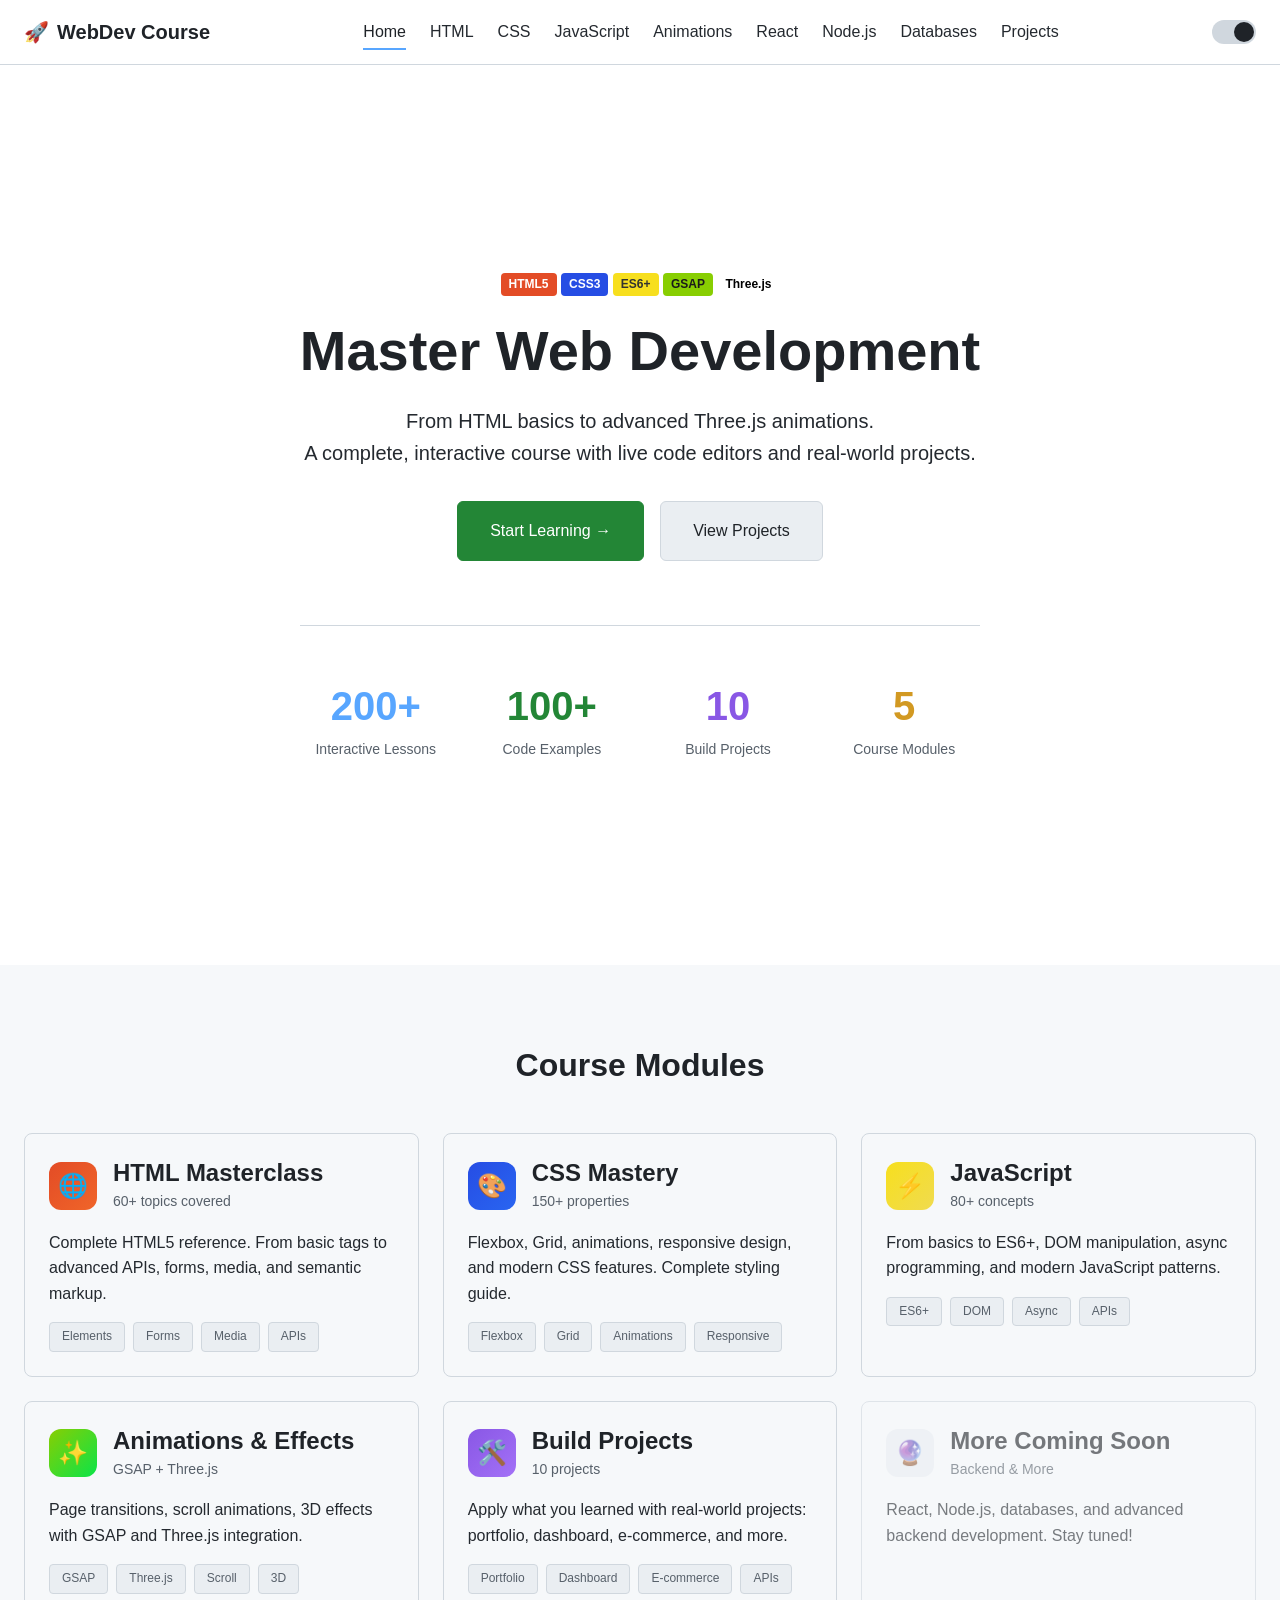
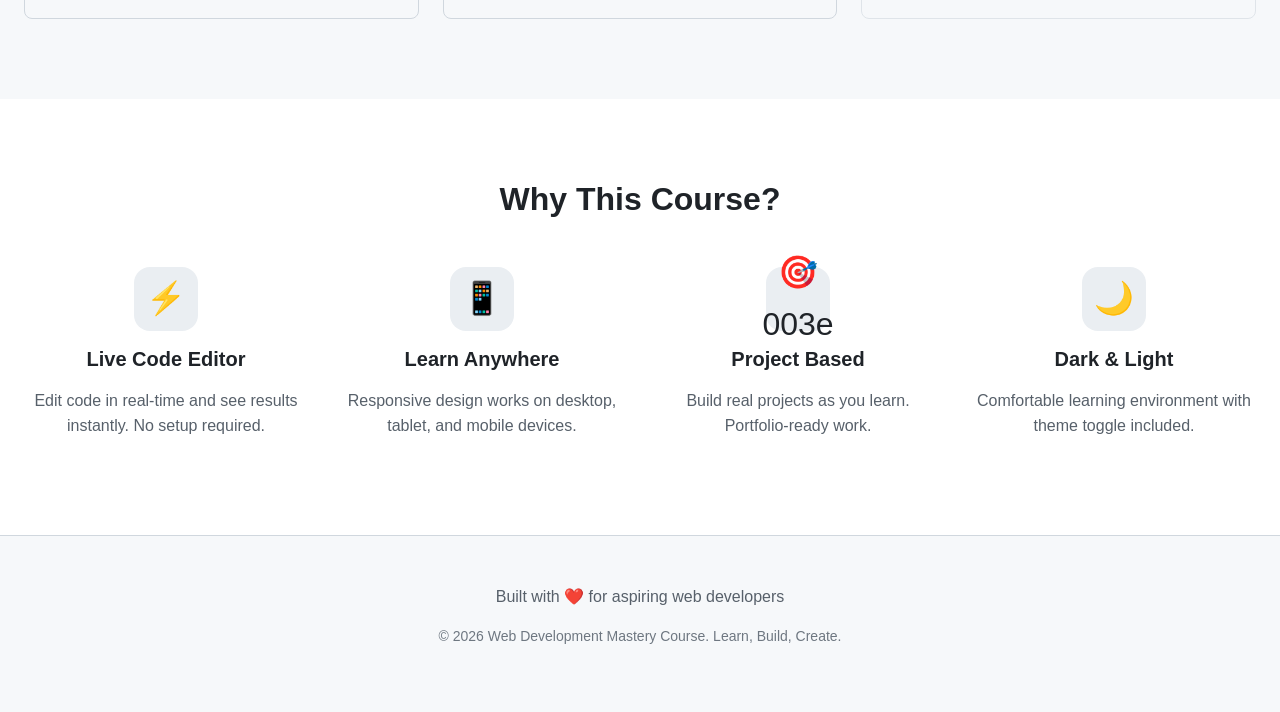
<file: index.html>
<!DOCTYPE html>
<html lang="en">
<head>
  <meta charset="UTF-8">
  <meta name="viewport" content="width=device-width, initial-scale=1.0">
  <meta name="description" content="Complete Web Development Course - Master HTML, CSS, JavaScript, and Modern Web Technologies">
  <title>Web Development Mastery Course</title>
  <link rel="stylesheet" href="css/style.css">
  <link rel="stylesheet" href="css/layouts.css">
  <link rel="stylesheet" href="css/editor.css">
  <link rel="preconnect" href="https://fonts.googleapis.com">
  <link href="https://fonts.googleapis.com/css2?family=JetBrains+Mono:wght@400;500;600&display=swap" rel="stylesheet">
</head>
<body>
  <!-- Progress Bar -->
  <div class="progress-indicator">
    <div class="progress-indicator-bar"></div>
  </div>

  <!-- Navigation -->
  <nav class="navbar">
    <div class="navbar-content">
      <a href="index.html" class="logo">
        <span>🚀</span>
        <span>WebDev Course</span>
      </a>
      <ul class="nav-links">
        <li><a href="index.html" class="active">Home</a></li>
        <li><a href="html-masterclass.html">HTML</a></li>
        <li><a href="css-mastery.html">CSS</a></li>
        <li><a href="javascript-mastery.html">JavaScript</a></li>
        <li><a href="transitions-effects.html">Animations</a></li>
        <li><a href="react-fundamentals.html">React</a></li>
        <li><a href="nodejs-express.html">Node.js</a></li>
        <li><a href="databases.html">Databases</a></li>
        <li><a href="projects.html">Projects</a></li>
      </ul>
      <button class="theme-toggle" aria-label="Toggle dark mode"></button>
    </div>
  </nav>

  <!-- Hero Section -->
  <section class="hero" style="min-height: 100vh; display: flex; align-items: center; padding: 80px 0;">
    <div class="container">
      <div style="text-align: center; max-width: 800px; margin: 0 auto;">
        <div style="margin-bottom: 24px;">
          <span class="badge badge-html">HTML5</span>
          <span class="badge badge-css">CSS3</span>
          <span class="badge badge-js">ES6+</span>
          <span class="badge badge-greensock">GSAP</span>
          <span class="badge badge-three">Three.js</span>
        </div>
        
        <h1 style="font-size: 3.5rem; margin-bottom: 24px; line-height: 1.1;">
          Master Web Development
        </h1>
        
        <p style="font-size: 1.25rem; color: var(--color-text-secondary); margin-bottom: 32px;">
          From HTML basics to advanced Three.js animations. <br>
          A complete, interactive course with live code editors and real-world projects.
        </p>
        
        <div style="display: flex; gap: 16px; justify-content: center; flex-wrap: wrap;">
          <a href="html-masterclass.html" class="btn btn-primary" style="padding: 16px 32px; font-size: 1rem;">
            Start Learning →
          </a>
          <a href="projects.html" class="btn" style="padding: 16px 32px; font-size: 1rem;">
            View Projects
          </a>
        </div>

        <!-- Stats -->
        <div style="display: grid; grid-template-columns: repeat(4, 1fr); gap: 24px; margin-top: 64px; padding-top: 48px; border-top: 1px solid var(--color-border);">
          <div>
            <div style="font-size: 2.5rem; font-weight: 700; color: var(--color-accent-blue);">200+</div>
            <div style="color: var(--color-text-muted); font-size: 0.875rem;">Interactive Lessons</div>
          </div>
          <div>
            <div style="font-size: 2.5rem; font-weight: 700; color: var(--color-accent-green);">100+</div>
            <div style="color: var(--color-text-muted); font-size: 0.875rem;">Code Examples</div>
          </div>
          <div>
            <div style="font-size: 2.5rem; font-weight: 700; color: var(--color-accent-purple);">10</div>
            <div style="color: var(--color-text-muted); font-size: 0.875rem;">Build Projects</div>
          </div>
          <div>
            <div style="font-size: 2.5rem; font-weight: 700; color: var(--color-accent-yellow);">5</div>
            <div style="color: var(--color-text-muted); font-size: 0.875rem;">Course Modules</div>
          </div>
        </div>
      </div>
    </div>
  </section>

  <!-- Course Modules -->
  <section style="padding: 80px 0; background: var(--color-bg-secondary);">
    <div class="container">
      <h2 style="text-align: center; margin-bottom: 48px;">Course Modules</h2>
      
      <div style="display: grid; grid-template-columns: repeat(auto-fit, minmax(300px, 1fr)); gap: 24px;">
        <!-- HTML Module -->
        <a href="html-masterclass.html" class="card" style="text-decoration: none;">
          <div style="display: flex; align-items: center; gap: 16px; margin-bottom: 16px;">
            <div style="width: 48px; height: 48px; background: linear-gradient(135deg, #e34c26, #f06529); border-radius: 12px; display: flex; align-items: center; justify-content: center; font-size: 1.5rem;">
              🌐
            </div>
            <div>
              <h3 style="margin: 0;">HTML Masterclass</h3>
              <span style="font-size: 0.875rem; color: var(--color-text-muted);">60+ topics covered</span>
            </div>
          </div>
          <p style="color: var(--color-text-secondary); margin-bottom: 16px;">
            Complete HTML5 reference. From basic tags to advanced APIs, forms, media, and semantic markup.
          </p>
          <div style="display: flex; gap: 8px; flex-wrap: wrap;">
            <span class="topic-tag">Elements</span>
            <span class="topic-tag">Forms</span>
            <span class="topic-tag">Media</span>
            <span class="topic-tag">APIs</span>
          </div>
        </a>

        <!-- CSS Module -->
        <a href="css-mastery.html" class="card" style="text-decoration: none;">
          <div style="display: flex; align-items: center; gap: 16px; margin-bottom: 16px;">
            <div style="width: 48px; height: 48px; background: linear-gradient(135deg, #264de4, #2965f1); border-radius: 12px; display: flex; align-items: center; justify-content: center; font-size: 1.5rem;">
              🎨
            </div>
            <div>
              <h3 style="margin: 0;">CSS Mastery</h3>
              <span style="font-size: 0.875rem; color: var(--color-text-muted);">150+ properties</span>
            </div>
          </div>
          <p style="color: var(--color-text-secondary); margin-bottom: 16px;">
            Flexbox, Grid, animations, responsive design, and modern CSS features. Complete styling guide.
          </p>
          <div style="display: flex; gap: 8px; flex-wrap: wrap;">
            <span class="topic-tag">Flexbox</span>
            <span class="topic-tag">Grid</span>
            <span class="topic-tag">Animations</span>
            <span class="topic-tag">Responsive</span>
          </div>
        </a>

        <!-- JavaScript Module -->
        <a href="javascript-mastery.html" class="card" style="text-decoration: none;">
          <div style="display: flex; align-items: center; gap: 16px; margin-bottom: 16px;">
            <div style="width: 48px; height: 48px; background: linear-gradient(135deg, #f7df1e, #f0db4f); border-radius: 12px; display: flex; align-items: center; justify-content: center; font-size: 1.5rem; color: #323330;">
              ⚡
            </div>
            <div>
              <h3 style="margin: 0;">JavaScript</h3>
              <span style="font-size: 0.875rem; color: var(--color-text-muted);">80+ concepts</span>
            </div>
          </div>
          <p style="color: var(--color-text-secondary); margin-bottom: 16px;">
            From basics to ES6+, DOM manipulation, async programming, and modern JavaScript patterns.
          </p>
          <div style="display: flex; gap: 8px; flex-wrap: wrap;">
            <span class="topic-tag">ES6+</span>
            <span class="topic-tag">DOM</span>
            <span class="topic-tag">Async</span>
            <span class="topic-tag">APIs</span>
          </div>
        </a>

        <!-- Animations Module -->
        <a href="transitions-effects.html" class="card" style="text-decoration: none;">
          <div style="display: flex; align-items: center; gap: 16px; margin-bottom: 16px;">
            <div style="width: 48px; height: 48px; background: linear-gradient(135deg, #88ce02, #0ae448); border-radius: 12px; display: flex; align-items: center; justify-content: center; font-size: 1.5rem;">
              ✨
            </div>
            <div>
              <h3 style="margin: 0;">Animations & Effects</h3>
              <span style="font-size: 0.875rem; color: var(--color-text-muted);">GSAP + Three.js</span>
            </div>
          </div>
          <p style="color: var(--color-text-secondary); margin-bottom: 16px;">
            Page transitions, scroll animations, 3D effects with GSAP and Three.js integration.
          </p>
          <div style="display: flex; gap: 8px; flex-wrap: wrap;">
            <span class="topic-tag">GSAP</span>
            <span class="topic-tag">Three.js</span>
            <span class="topic-tag">Scroll</span>
            <span class="topic-tag">3D</span>
          </div>
        </a>

        <!-- Projects Module -->
        <a href="projects.html" class="card" style="text-decoration: none;">
          <div style="display: flex; align-items: center; gap: 16px; margin-bottom: 16px;">
            <div style="width: 48px; height: 48px; background: linear-gradient(135deg, #8957e5, #a371f7); border-radius: 12px; display: flex; align-items: center; justify-content: center; font-size: 1.5rem;">
              🛠️
            </div>
            <div>
              <h3 style="margin: 0;">Build Projects</h3>
              <span style="font-size: 0.875rem; color: var(--color-text-muted);">10 projects</span>
            </div>
          </div>
          <p style="color: var(--color-text-secondary); margin-bottom: 16px;">
            Apply what you learned with real-world projects: portfolio, dashboard, e-commerce, and more.
          </p>
          <div style="display: flex; gap: 8px; flex-wrap: wrap;">
            <span class="topic-tag">Portfolio</span>
            <span class="topic-tag">Dashboard</span>
            <span class="topic-tag">E-commerce</span>
            <span class="topic-tag">APIs</span>
          </div>
        </a>

        <!-- Coming Soon -->
        <div class="card" style="opacity: 0.6;">
          <div style="display: flex; align-items: center; gap: 16px; margin-bottom: 16px;">
            <div style="width: 48px; height: 48px; background: var(--color-bg-tertiary); border-radius: 12px; display: flex; align-items: center; justify-content: center; font-size: 1.5rem;">
              🔮
            </div>
            <div>
              <h3 style="margin: 0;">More Coming Soon</h3>
              <span style="font-size: 0.875rem; color: var(--color-text-muted);">Backend & More</span>
            </div>
          </div>
          <p style="color: var(--color-text-secondary); margin-bottom: 16px;">
            React, Node.js, databases, and advanced backend development. Stay tuned!
          </p>
        </div>
      </div>
    </div>
  </section>

  <!-- Features Section -->
  <section style="padding: 80px 0;">
    <div class="container">
      <h2 style="text-align: center; margin-bottom: 48px;">Why This Course?</h2>
      
      <div style="display: grid; grid-template-columns: repeat(auto-fit, minmax(250px, 1fr)); gap: 32px;">
        <div style="text-align: center;">
          <div style="width: 64px; height: 64px; background: var(--color-bg-tertiary); border-radius: 16px; display: flex; align-items: center; justify-content: center; margin: 0 auto 16px; font-size: 2rem;">
            ⚡
          </div>
          <h4>Live Code Editor</h4>
          <p style="color: var(--color-text-muted);">Edit code in real-time and see results instantly. No setup required.</p>
        </div>

        <div style="text-align: center;">
          <div style="width: 64px; height: 64px; background: var(--color-bg-tertiary); border-radius: 16px; display: flex; align-items: center; justify-content: center; margin: 0 auto 16px; font-size: 2rem;">
            📱
          </div>
          <h4>Learn Anywhere</h4>
          <p style="color: var(--color-text-muted);">Responsive design works on desktop, tablet, and mobile devices.</p>
        </div>

        <div style="text-align: center;">
          <div style="width: 64px; height: 64px; background: var(--color-bg-tertiary); border-radius: 16px; display: flex; align-items: center; justify-content: center; margin: 0 auto 16px; font-size: 2rem;">
            🎯
003e
          </div>
          <h4>Project Based</h4>
          <p style="color: var(--color-text-muted);">Build real projects as you learn. Portfolio-ready work.</p>
        </div>

        <div style="text-align: center;">
          <div style="width: 64px; height: 64px; background: var(--color-bg-tertiary); border-radius: 16px; display: flex; align-items: center; justify-content: center; margin: 0 auto 16px; font-size: 2rem;">
            🌙
          </div>
          <h4>Dark & Light</h4>
          <p style="color: var(--color-text-muted);">Comfortable learning environment with theme toggle included.</p>
        </div>
      </div>
    </div>
  </section>

  <!-- Footer -->
  <footer style="padding: 48px 0; border-top: 1px solid var(--color-border); background: var(--color-bg-secondary);">
    <div class="container" style="text-align: center;">
      <p style="color: var(--color-text-muted); margin-bottom: 16px;">
        Built with ❤️ for aspiring web developers
      </p>
      <p style="color: var(--color-text-dark); font-size: 0.875rem;">
        © 2026 Web Development Mastery Course. Learn, Build, Create.
      </p>
    </div>
  </footer>

  <!-- Scripts -->
  <script src="js/theme.js"></script>
  <script src="js/main.js"></script>
</body>
</html>
</file>
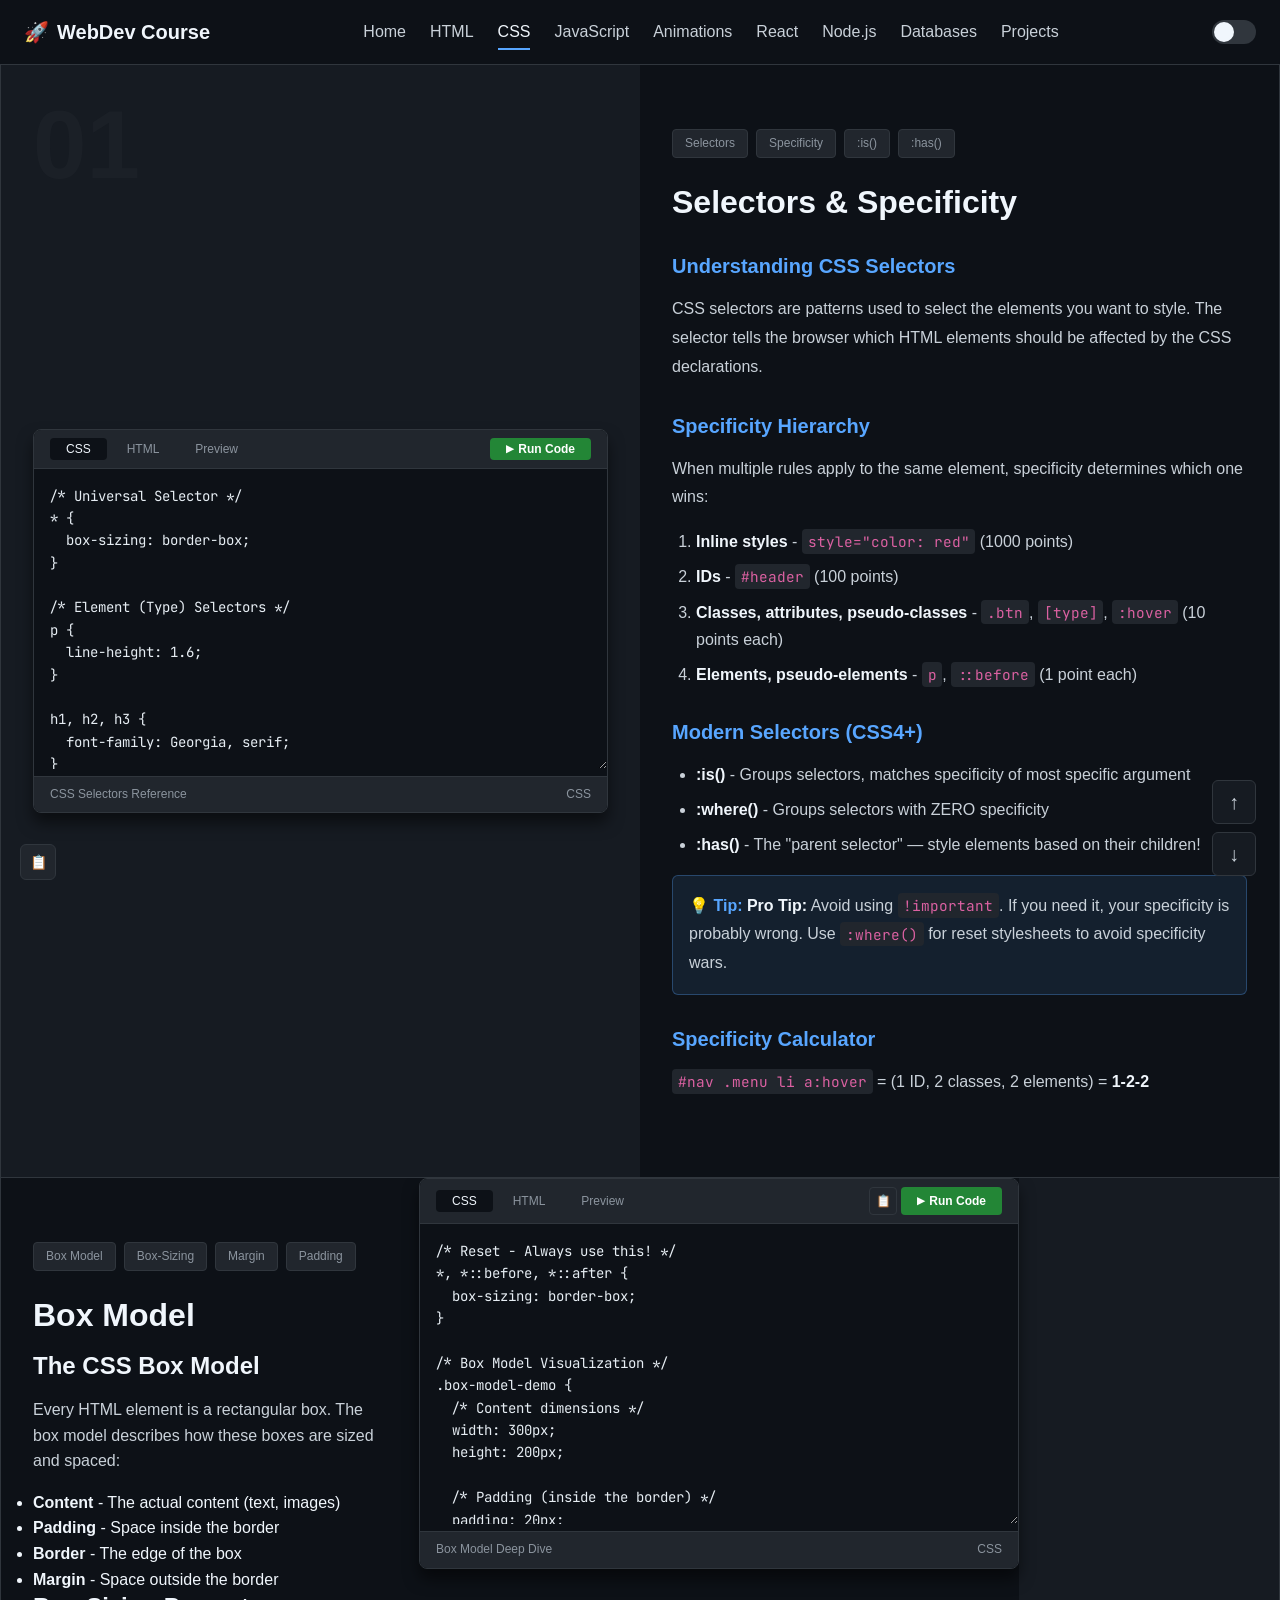
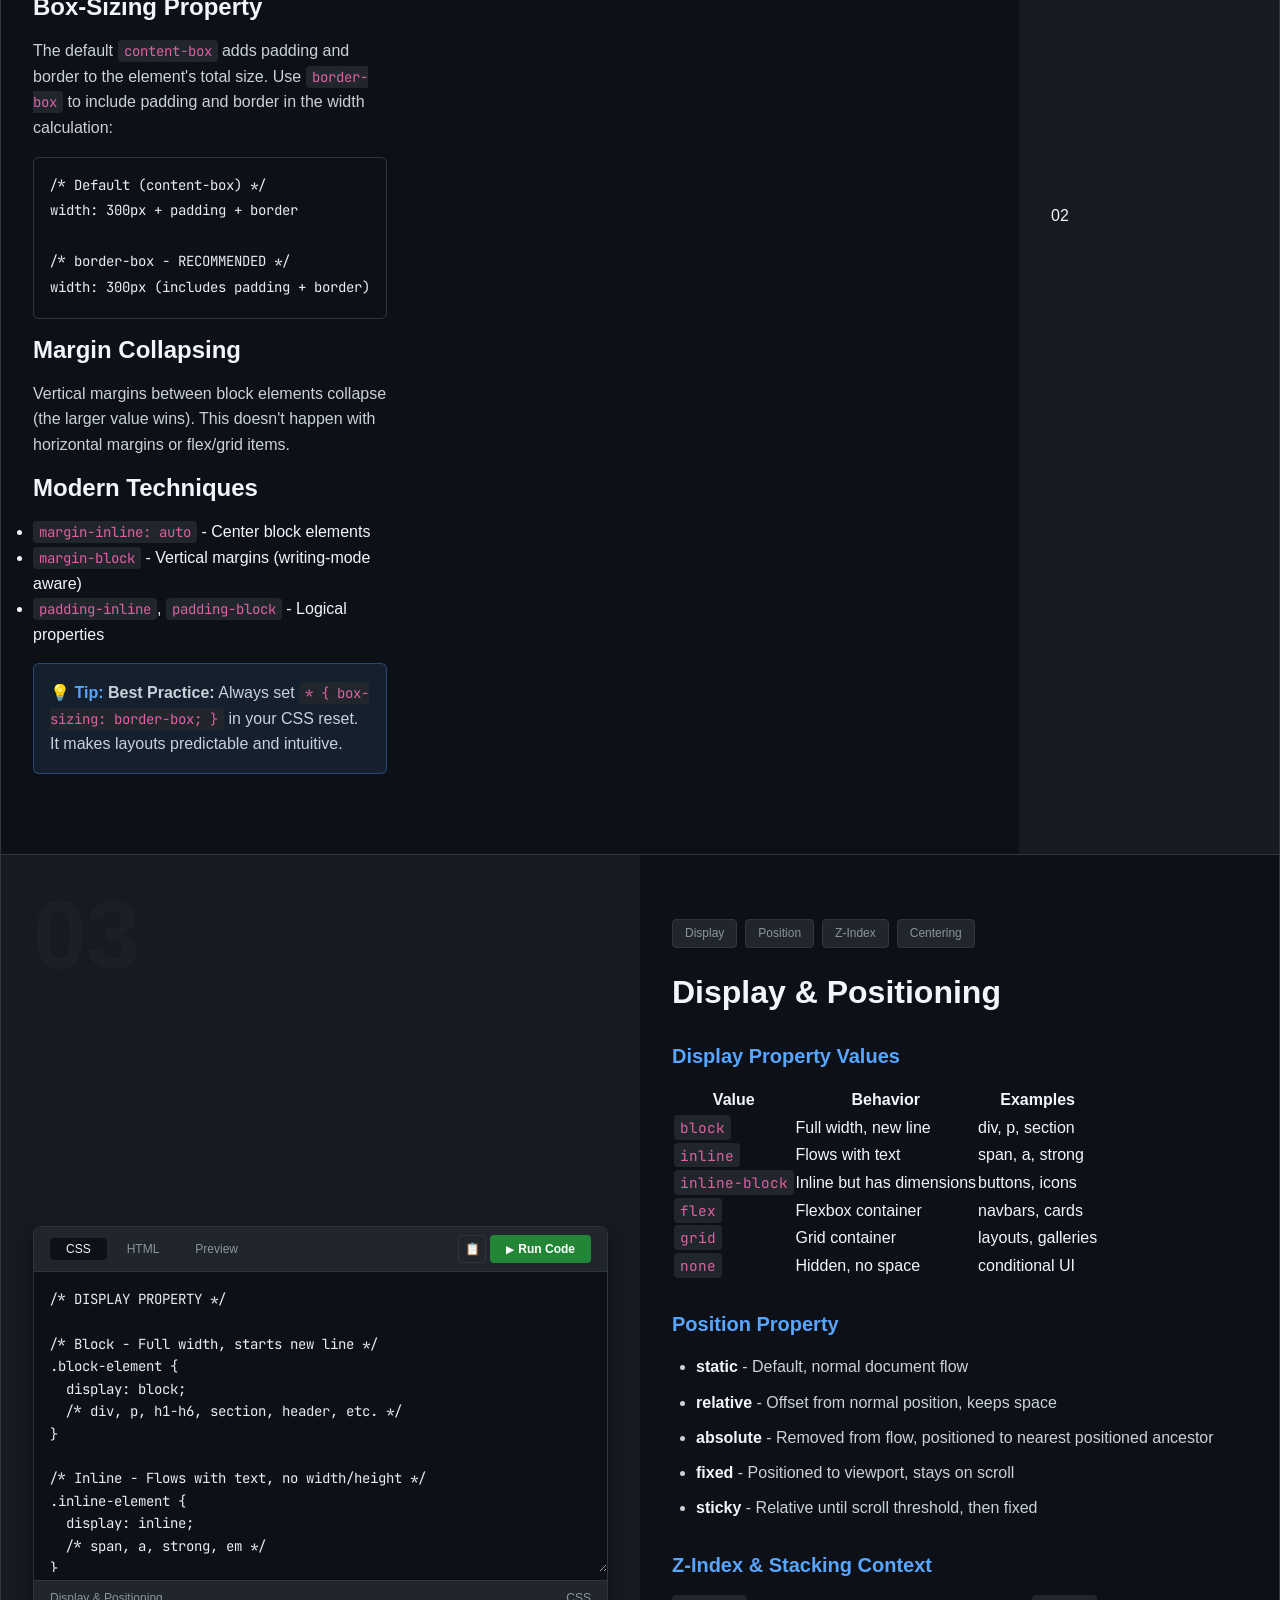
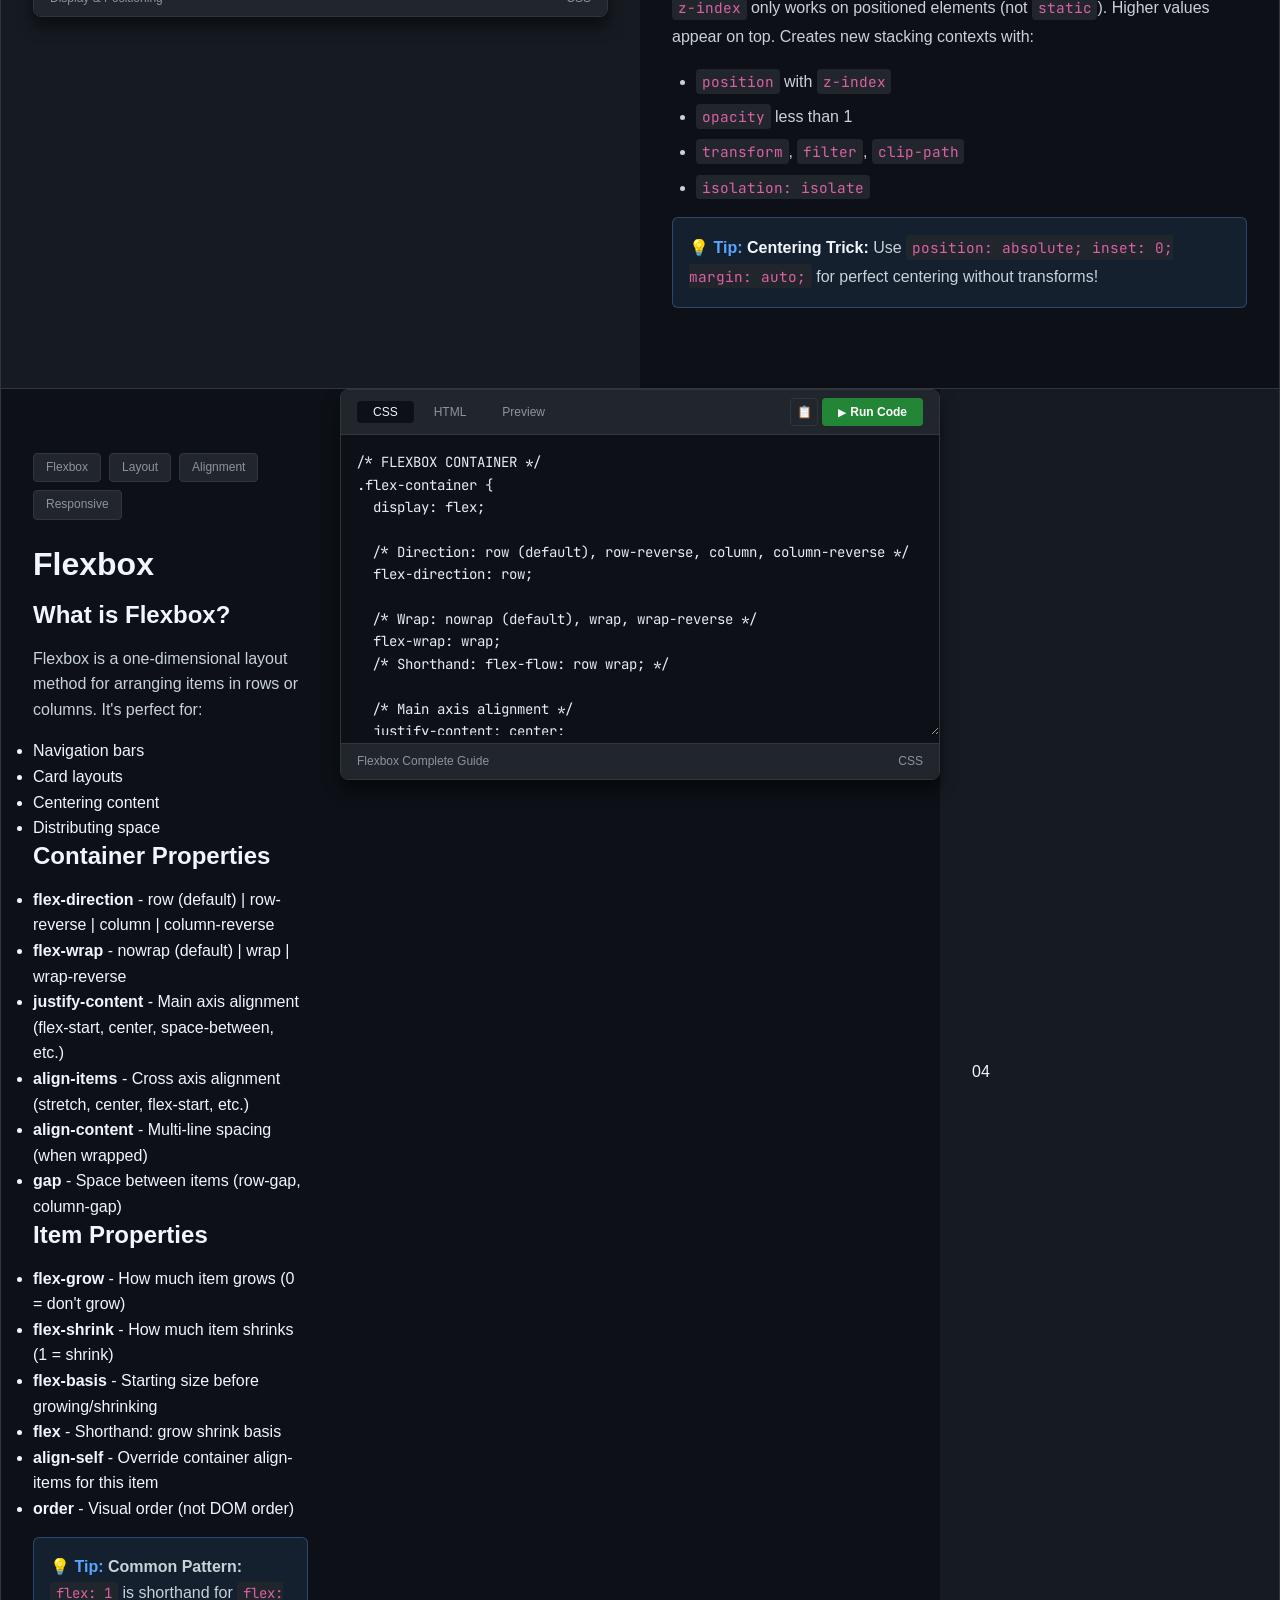
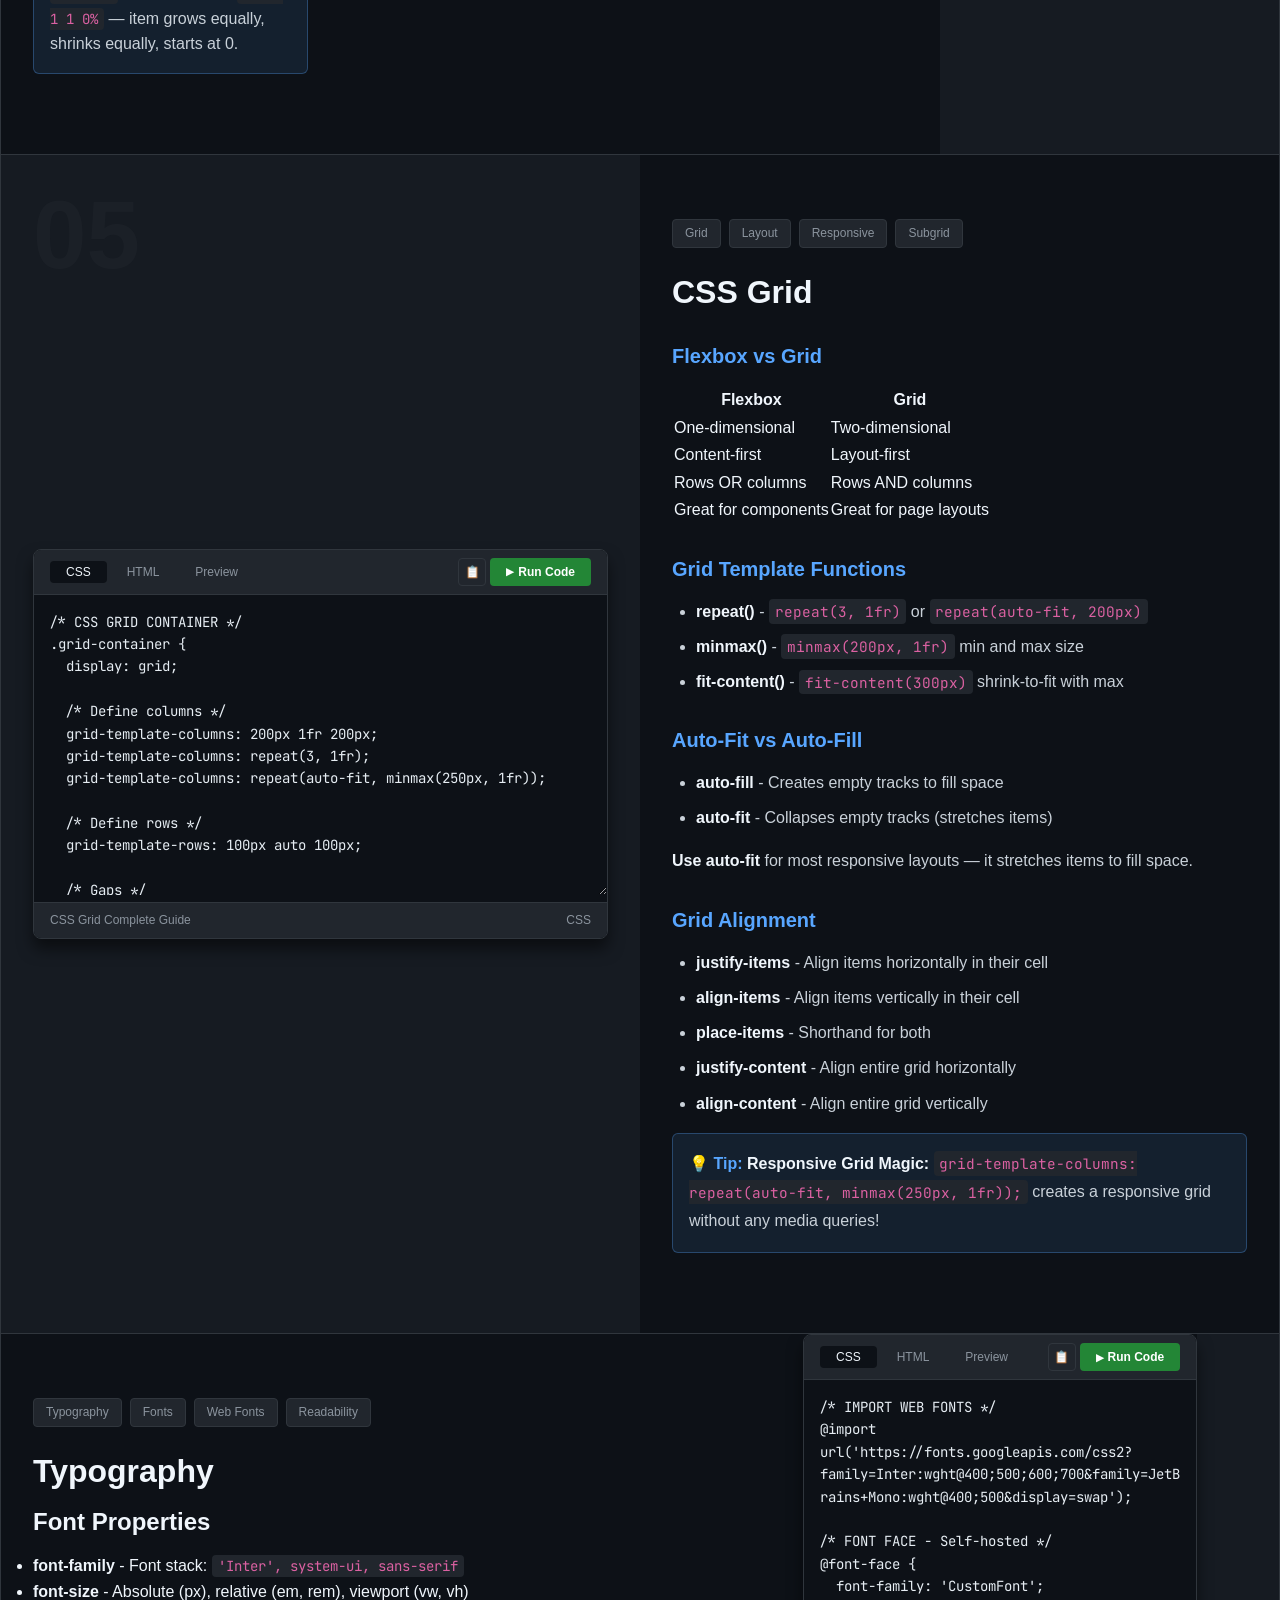
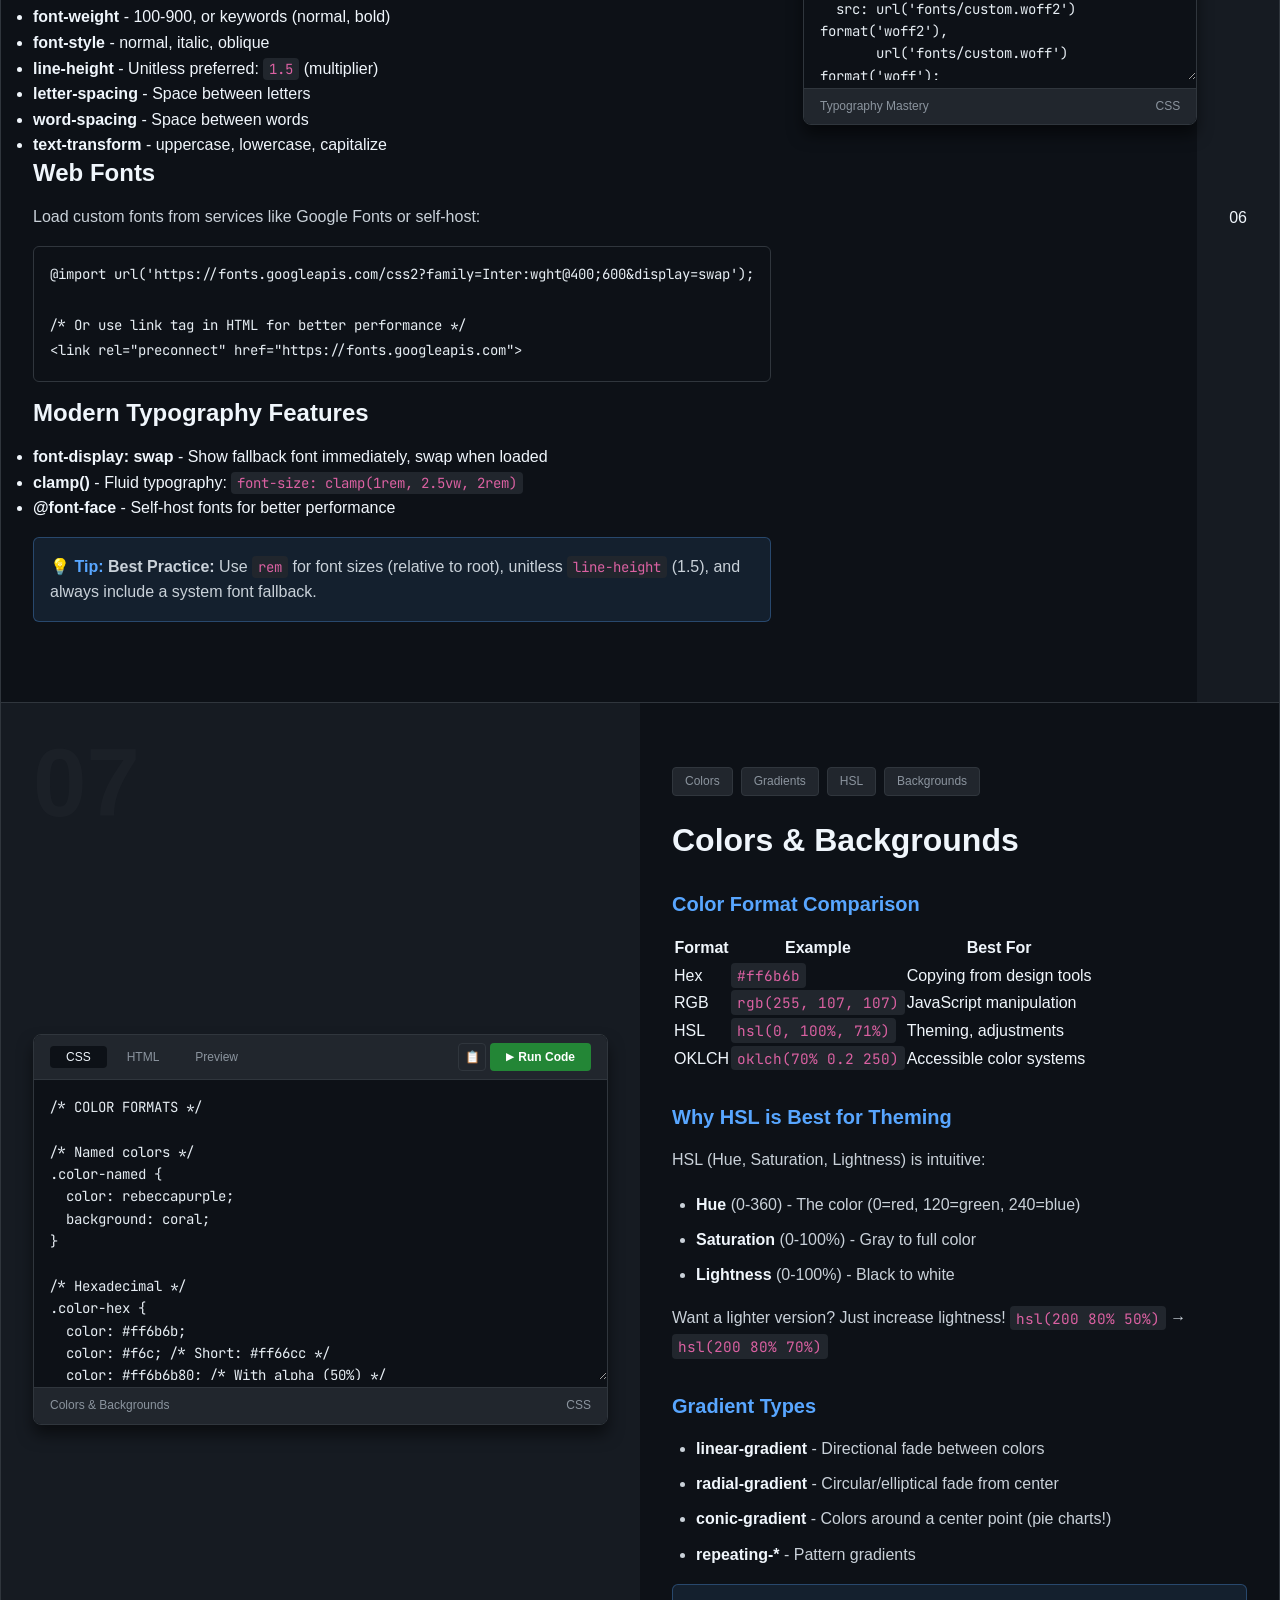
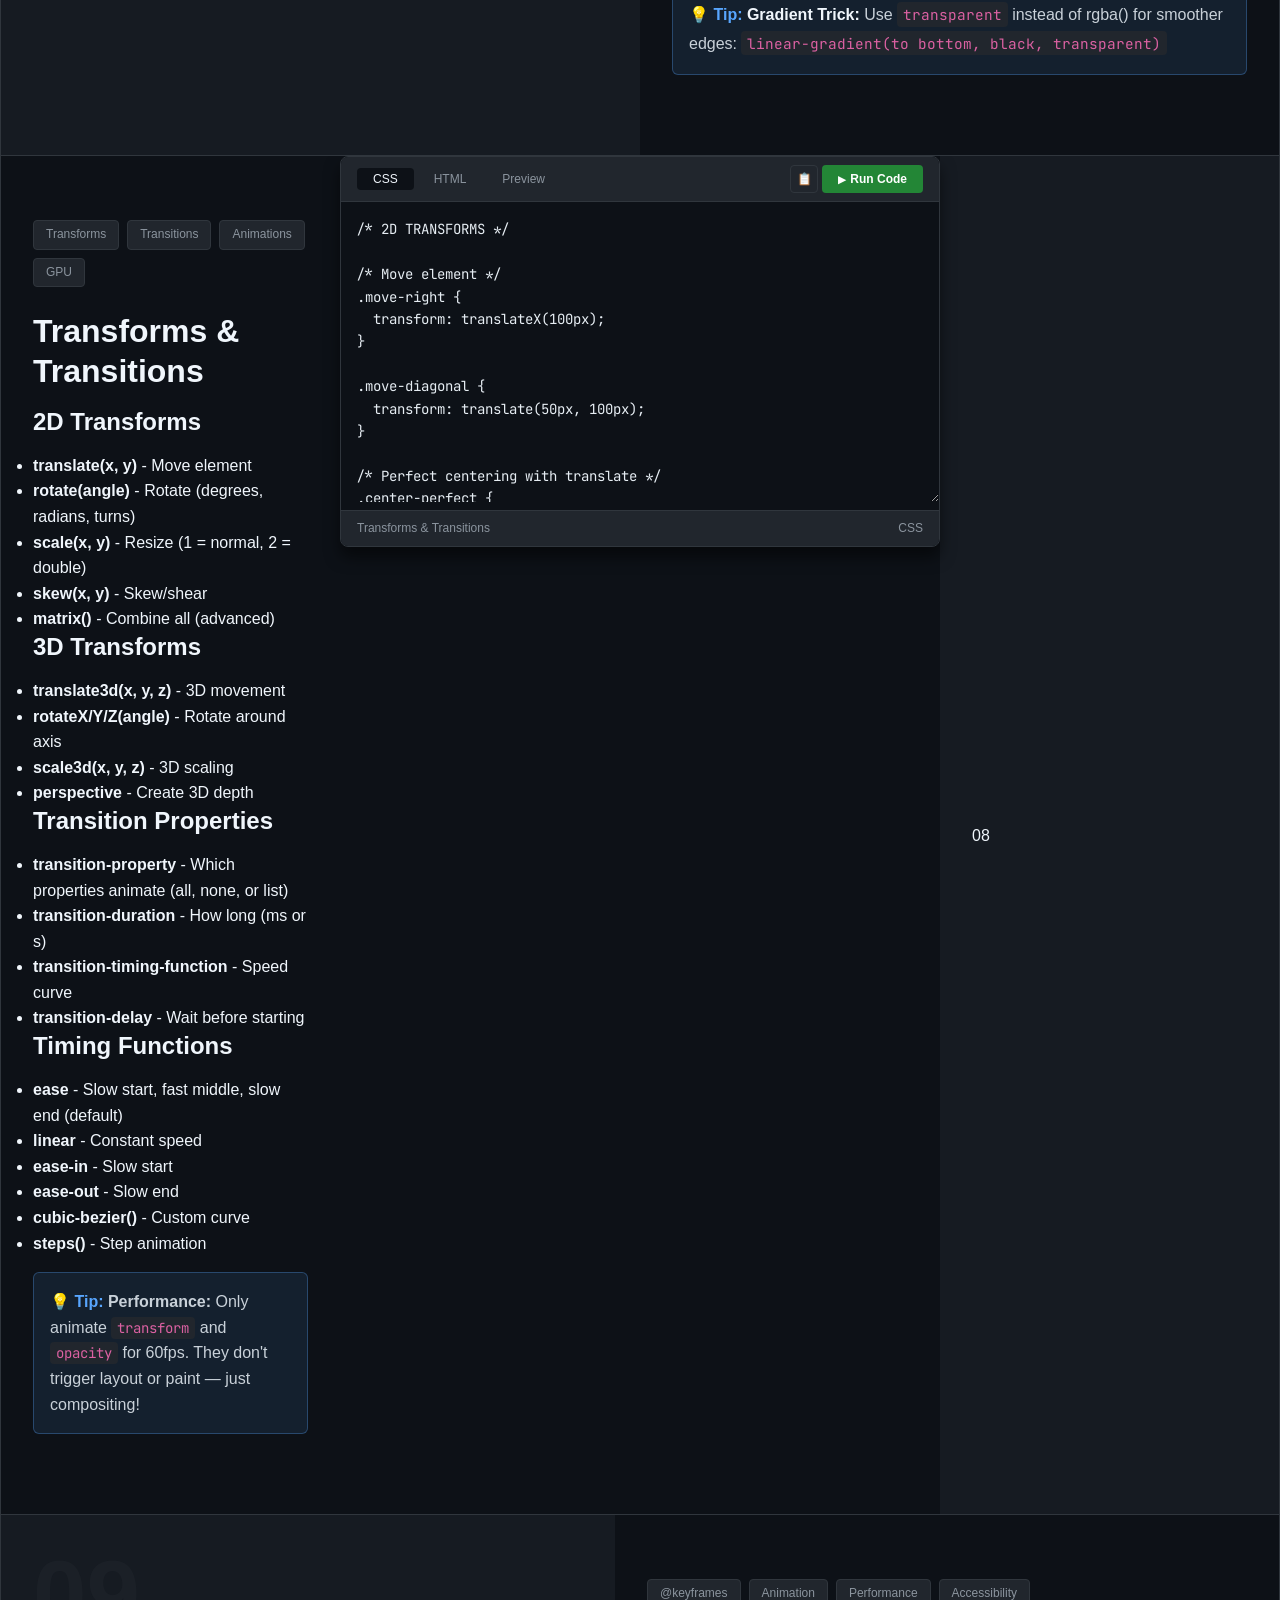
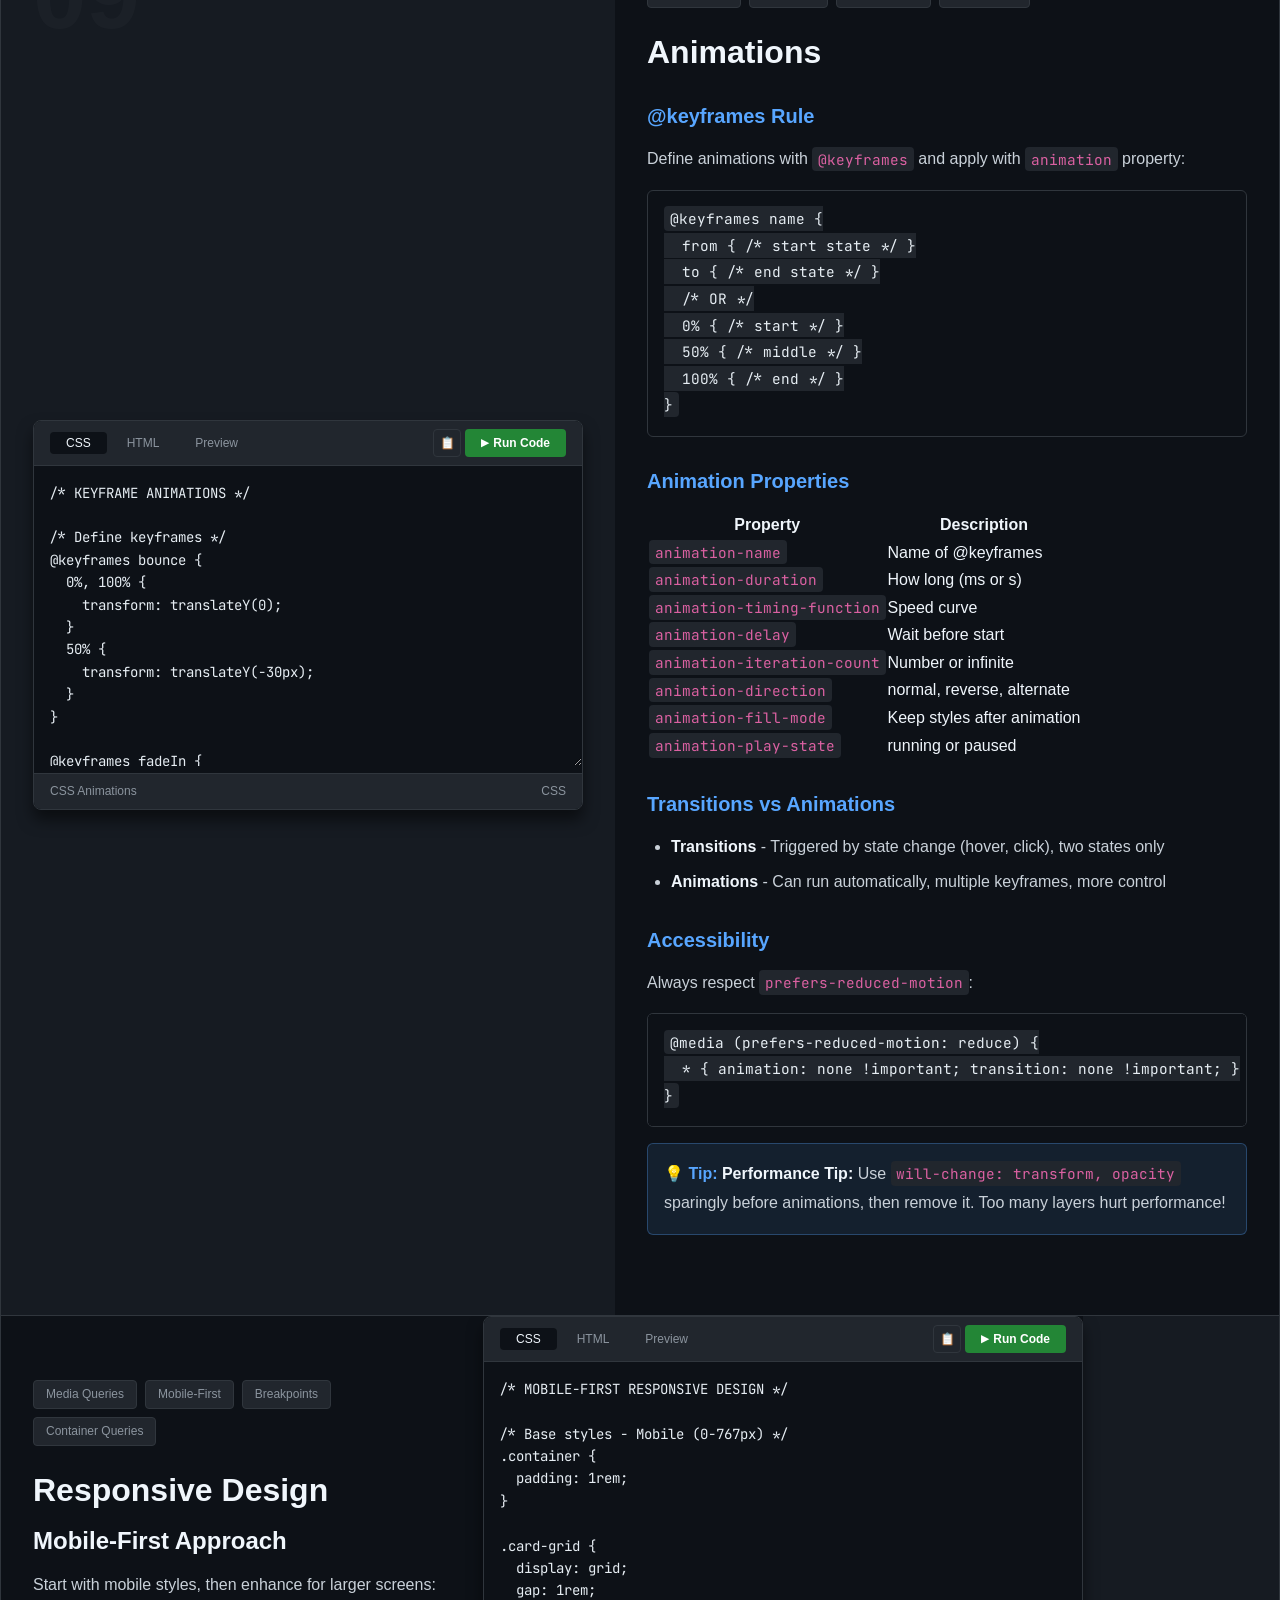
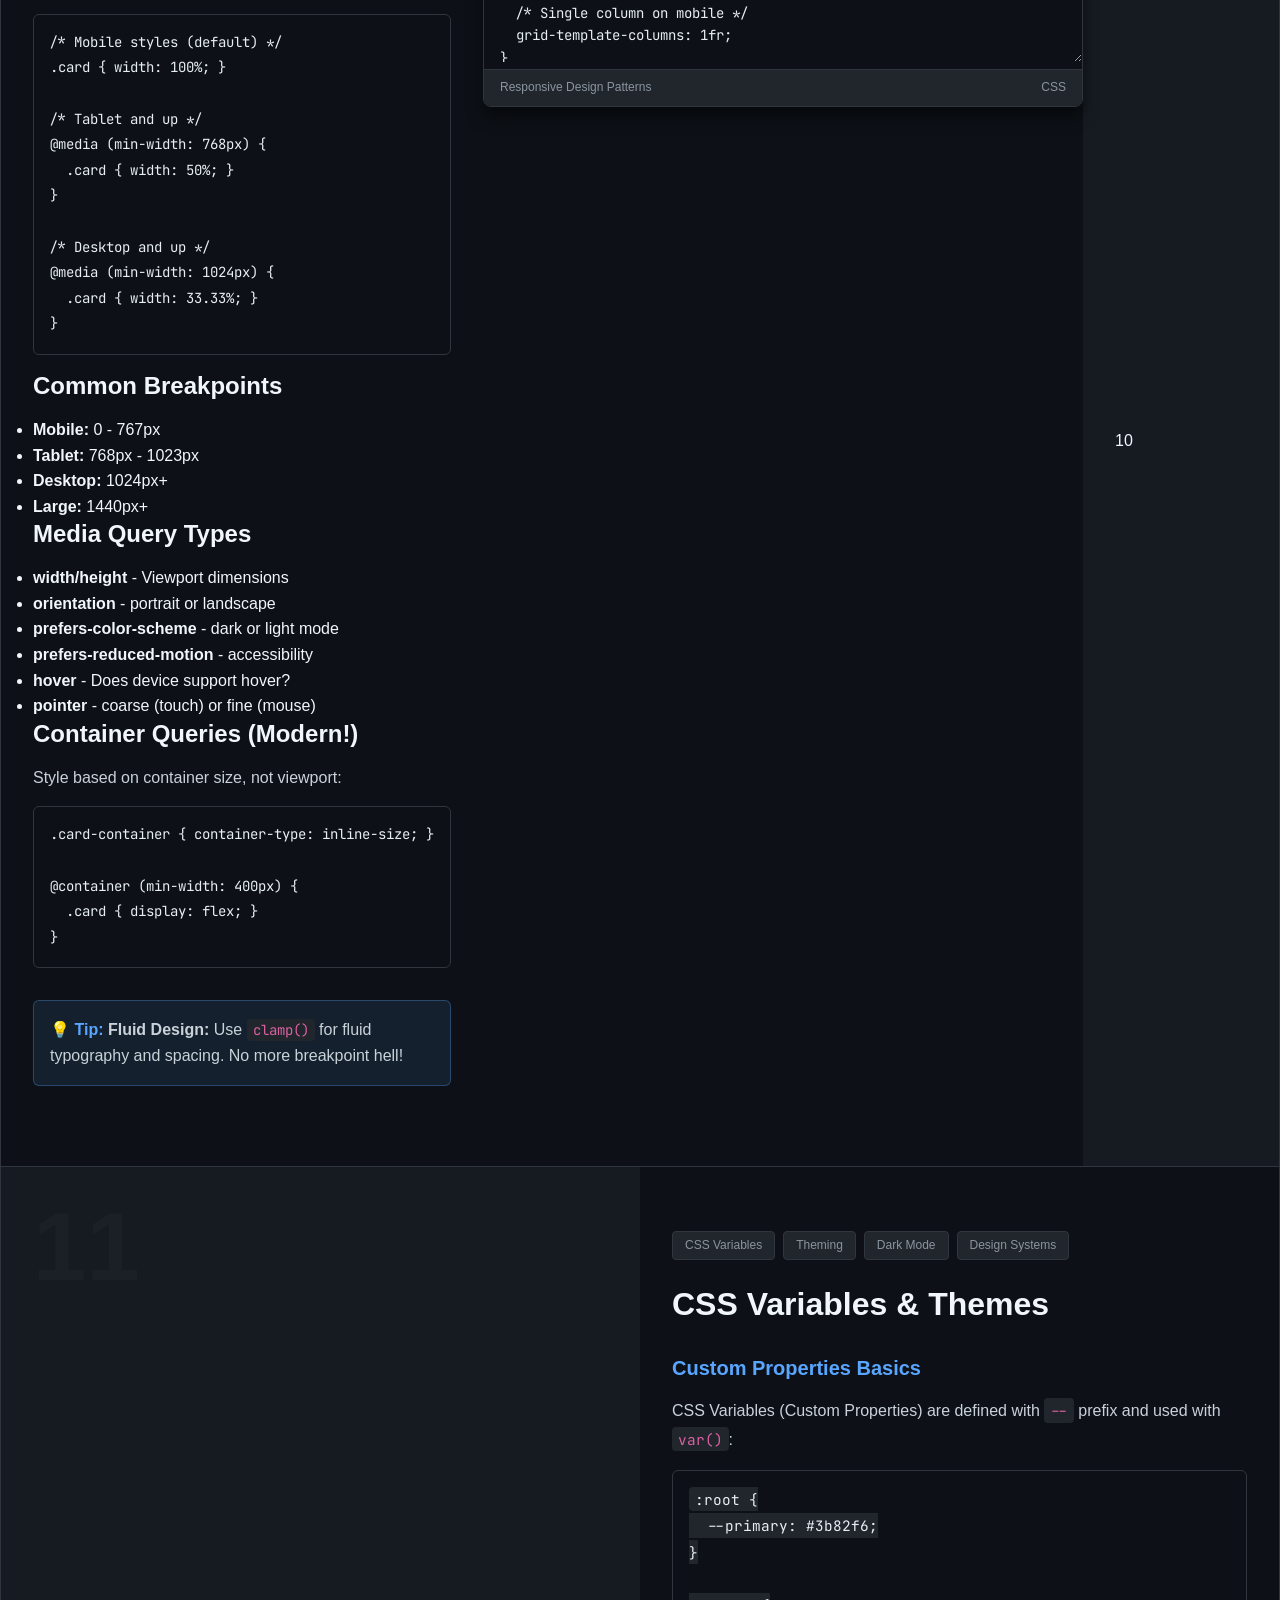
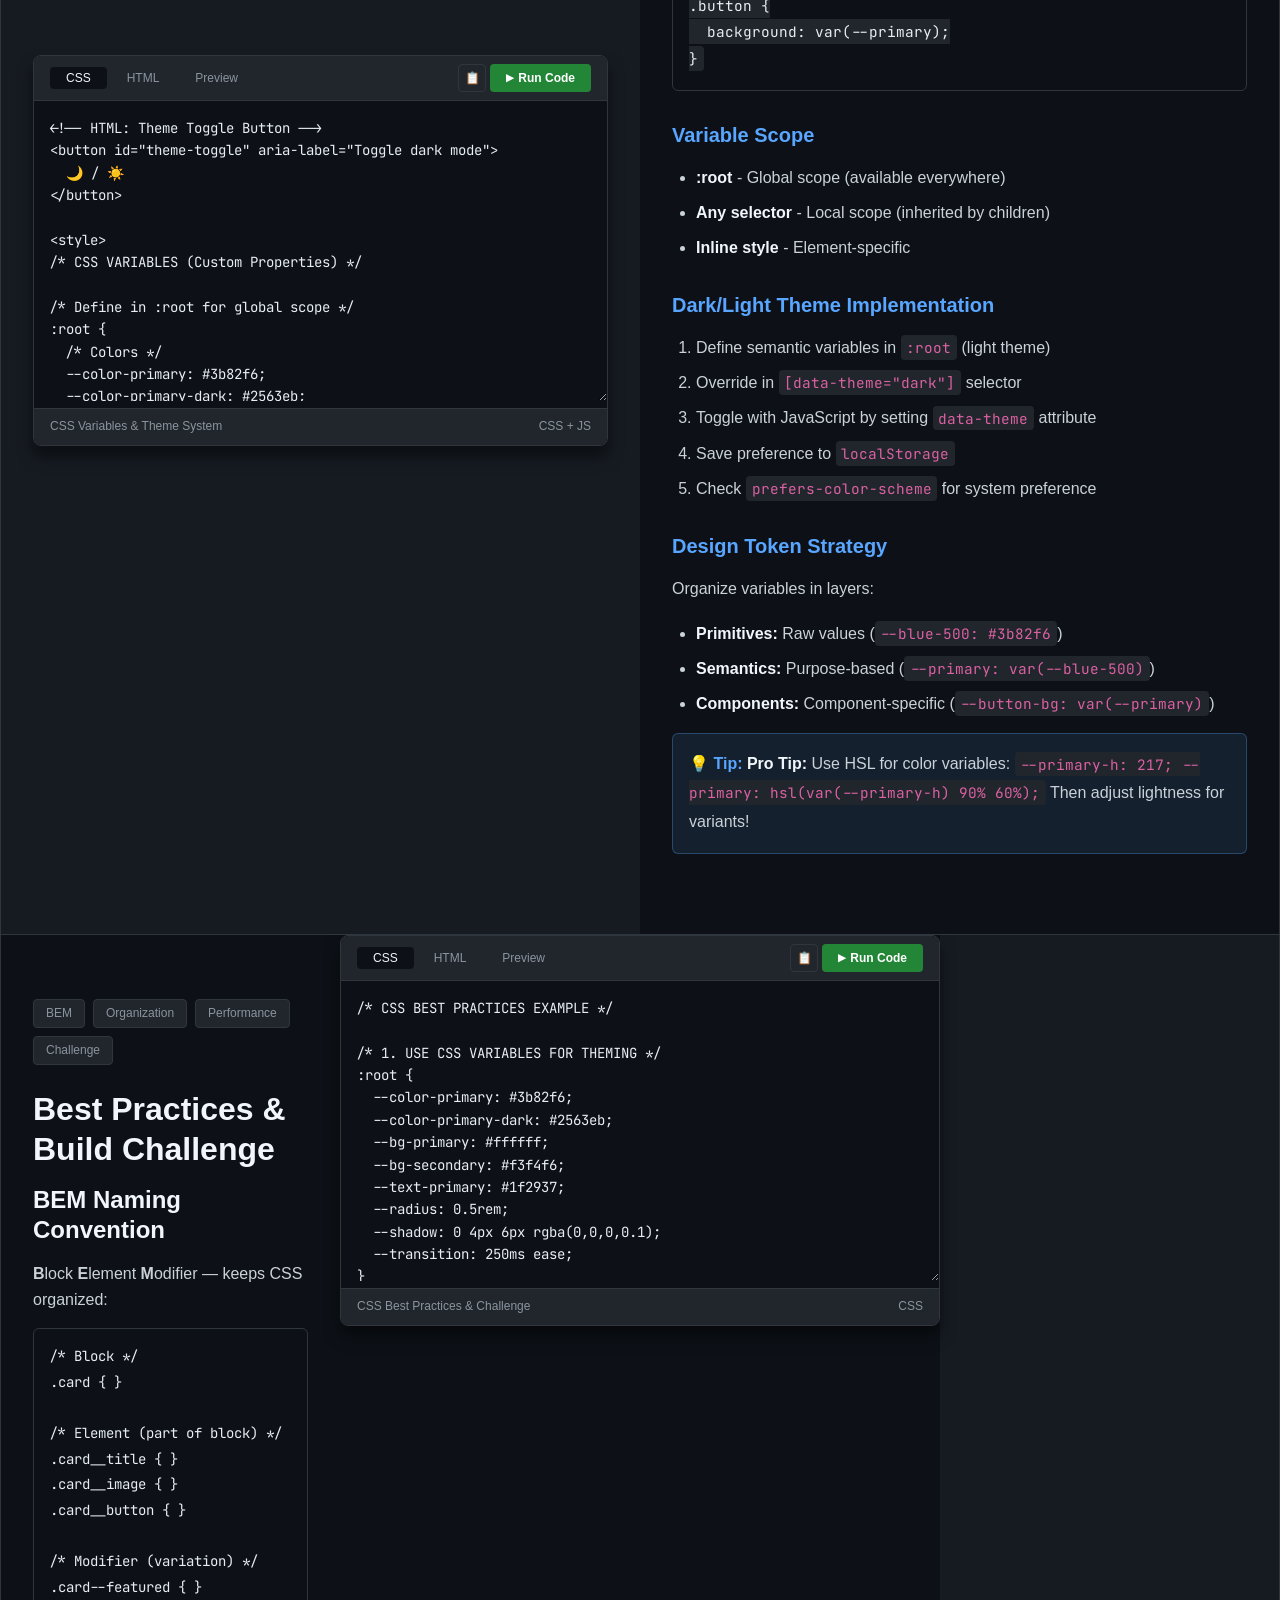
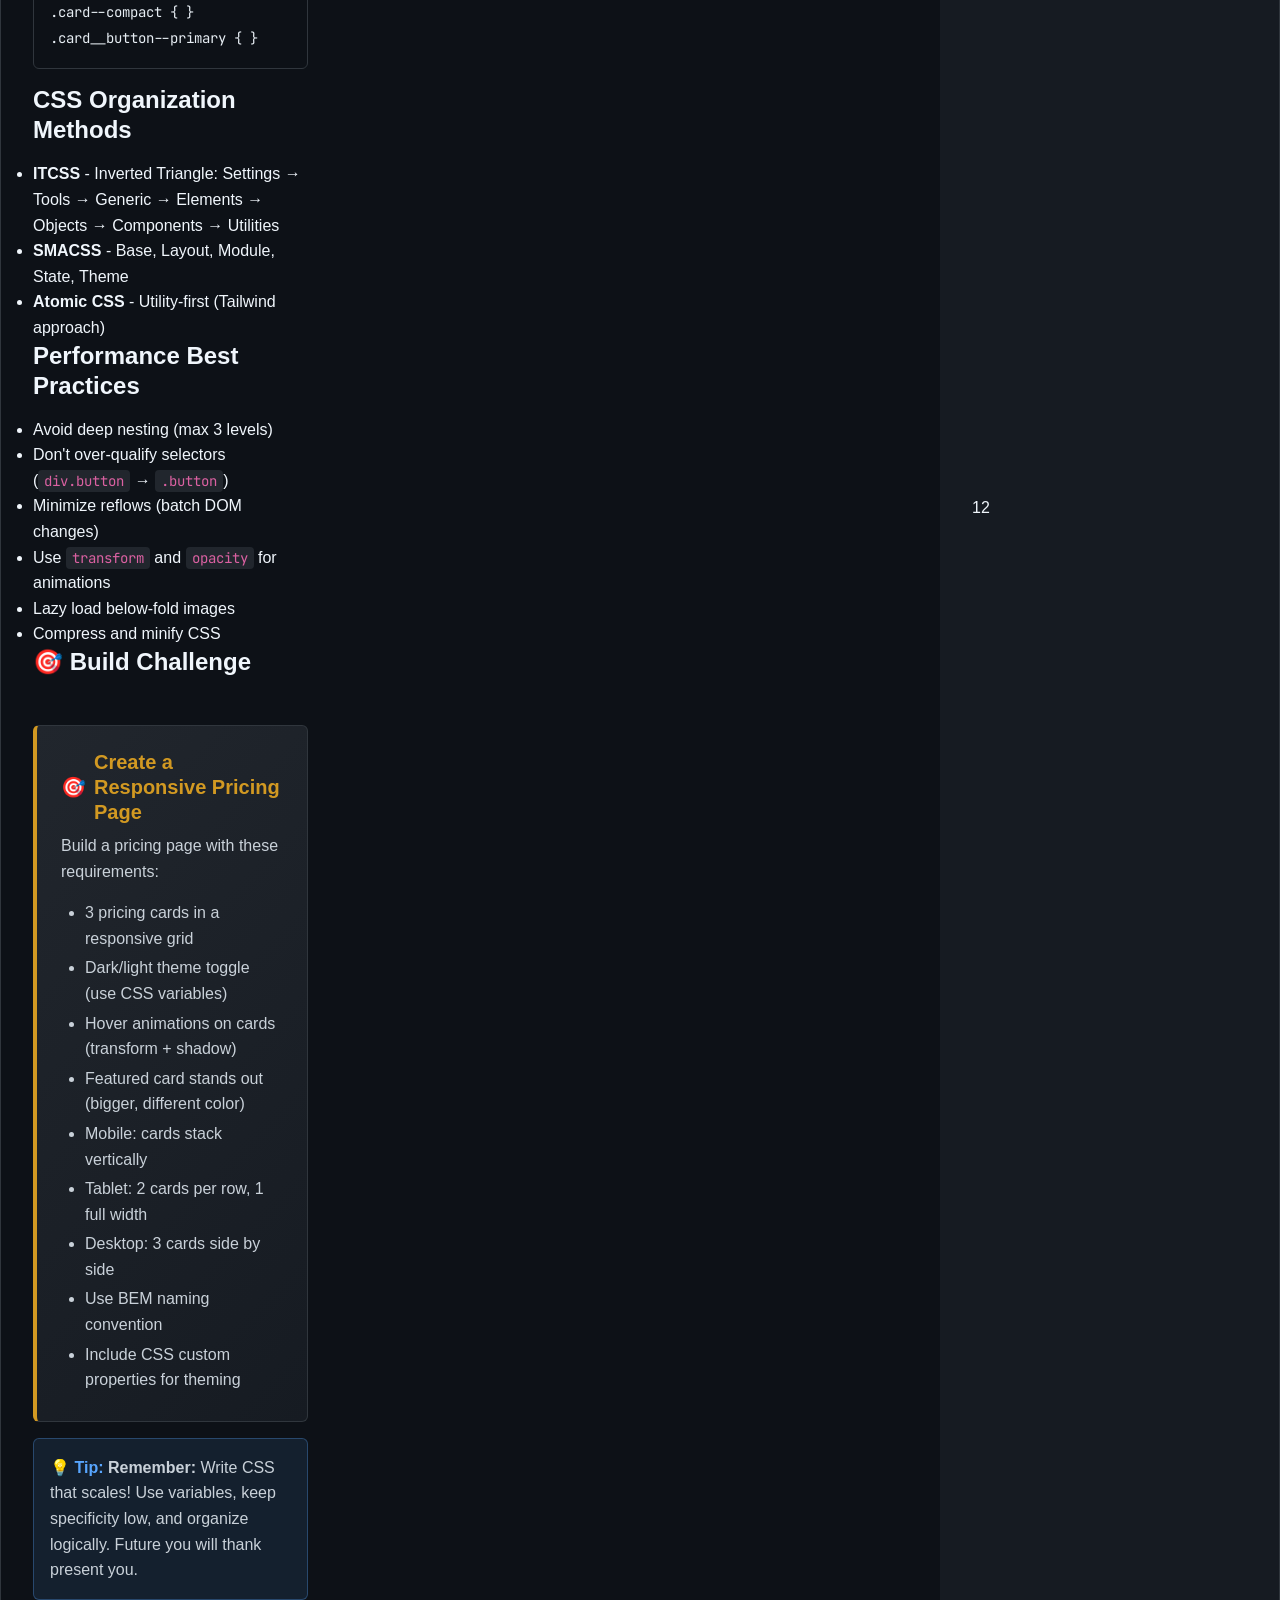
<file: css-mastery.html>
<!DOCTYPE html>
<html lang="en">
<head>
  <meta charset="UTF-8">
  <meta name="viewport" content="width=device-width, initial-scale=1.0">
  <meta name="description" content="Complete CSS3 Mastery - Learn every CSS property, technique, and best practice">
  <title>CSS Mastery | Web Development Course</title>
  <link rel="stylesheet" href="css/style.css">
  <link rel="stylesheet" href="css/layouts.css">
  <link rel="stylesheet" href="css/editor.css">
  <link rel="preconnect" href="https://fonts.googleapis.com">
  <link href="https://fonts.googleapis.com/css2?family=JetBrains+Mono:wght@400;500;600&display=swap" rel="stylesheet">
</head>
<body>
  <!-- Progress Bar -->
  <div class="progress-indicator">
    <div class="progress-indicator-bar"></div>
  </div>

  <!-- Navigation -->
  <nav class="navbar">
    <div class="navbar-content">
      <a href="index.html" class="logo">
        <span>🚀</span>
        <span>WebDev Course</span>
      </a>
      <ul class="nav-links">
        <li><a href="index.html">Home</a></li>
        <li><a href="html-masterclass.html">HTML</a></li>
        <li><a href="css-mastery.html" class="active">CSS</a></li>
        <li><a href="javascript-mastery.html">JavaScript</a></li>
        <li><a href="transitions-effects.html">Animations</a></li>
        <li><a href="react-fundamentals.html">React</a></li>
        <li><a href="nodejs-express.html">Node.js</a></li>
        <li><a href="databases.html">Databases</a></li>
        <li><a href="projects.html">Projects</a></li>
      </ul>
      <button class="theme-toggle" aria-label="Toggle dark mode"></button>
    </div>
  </nav>

  <!-- Table of Contents Sidebar -->
  <button class="toc-toggle btn btn-icon" style="position: fixed; left: 20px; bottom: 20px; z-index: 100;">📋</button>
  <aside class="toc-sidebar">
    <div class="toc-title">CSS Contents</div>
    <ul class="toc-list">
      <li class="toc-item"><a href="#section1" class="toc-link">Selectors & Specificity</a></li>
      <li class="toc-item"><a href="#section2" class="toc-link">Box Model</a></li>
      <li class="toc-item"><a href="#section3" class="toc-link">Display & Positioning</a></li>
      <li class="toc-item"><a href="#section4" class="toc-link">Flexbox</a></li>
      <li class="toc-item"><a href="#section5" class="toc-link">CSS Grid</a></li>
      <li class="toc-item"><a href="#section6" class="toc-link">Typography</a></li>
      <li class="toc-item"><a href="#section7" class="toc-link">Colors & Backgrounds</a></li>
      <li class="toc-item"><a href="#section8" class="toc-link">Transforms & Transitions</a></li>
      <li class="toc-item"><a href="#section9" class="toc-link">Animations</a></li>
      <li class="toc-item"><a href="#section10" class="toc-link">Responsive Design</a></li>
      <li class="toc-item"><a href="#section11" class="toc-link">CSS Variables & Themes</a></li>
      <li class="toc-item"><a href="#section12" class="toc-link">Best Practices</a></li>
    </ul>
  </aside>

  <!-- Section Navigation -->
  <div class="section-nav">
    <button class="nav-arrow up" title="Previous section">↑</button>
    <button class="nav-arrow down" title="Next section">↓</button>
  </div>

  <!-- SECTION 1: Selectors & Specificity -->
  <section class="lesson-section" id="section1">
    <div class="panel panel-code">
      <div class="section-number">01</div>
      <div class="panel-content" style="width: 100%;">
        <div class="code-editor-container" data-editor="css">
          <div class="editor-header">
            <div class="editor-tabs">
              <button class="editor-tab active">CSS</button>
              <button class="editor-tab">HTML</button>
              <button class="editor-tab">Preview</button>
            </div>
            <div class="editor-actions">
              <button class="editor-btn copy-btn" title="Copy">📋</button>
              <button class="run-btn">Run Code</button>
            </div>
          </div>
          <div class="editor-body">
            <textarea class="code-input" spellcheck="false">/* Universal Selector */
* {
  box-sizing: border-box;
}

/* Element (Type) Selectors */
p {
  line-height: 1.6;
}

h1, h2, h3 {
  font-family: Georgia, serif;
}

/* Class Selectors */
.card {
  padding: 20px;
  border-radius: 8px;
}

/* ID Selectors */
#header {
  position: sticky;
  top: 0;
}

/* Attribute Selectors */
input[type="text"] {
  border: 2px solid #ccc;
}

a[href^="https"] {
  color: green;
}

img[src$=".svg"] {
  width: 24px;
}

/* Descendant Selector */
nav ul li {
  display: inline-block;
}

/* Child Selector */
ul > li {
  list-style: disc;
}

/* Adjacent Sibling */
h2 + p {
  font-size: 1.2em;
}

/* General Sibling */
h2 ~ p {
  color: #666;
}

/* Pseudo-classes */
a:hover {
  text-decoration: underline;
}

li:first-child {
  font-weight: bold;
}

li:last-child {
  margin-bottom: 0;
}

li:nth-child(odd) {
  background: #f5f5f5;
}

input:focus {
  outline: 2px solid blue;
}

button:disabled {
  opacity: 0.5;
  cursor: not-allowed;
}

/* :is() - Modern grouping */
:is(h1, h2, h3) span {
  color: red;
}

/* :where() - Zero specificity */
:where(.card, .panel) {
  box-shadow: 0 2px 4px rgba(0,0,0,0.1);
}

/* :has() - Parent selector (new!) */
.card:has(img) {
  padding-top: 0;
}

/* Pseudo-elements */
p::first-line {
  font-weight: bold;
}

p::first-letter {
  font-size: 2em;
  float: left;
}

a::after {
  content: " →";
}

/* Specificity: !important > Inline > ID > Class/Attr > Element > Universal */
/* Calculate: (a=ID, b=Class/Attr, c=Element) */</textarea>
          </div>
          <div class="editor-footer">
            <span>CSS Selectors Reference</span>
            <span>CSS</span>
          </div>
        </div>
      </div>
    </div>
    <div class="panel panel-explanation">
      <div class="panel-content">
        <div class="topic-tags">
          <span class="topic-tag">Selectors</span>
          <span class="topic-tag">Specificity</span>
          <span class="topic-tag">:is()</span>
          <span class="topic-tag">:has()</span>
        </div>
        <h2>Selectors & Specificity</h2>
        
        <h3>Understanding CSS Selectors</h3>
        <p>CSS selectors are patterns used to select the elements you want to style. The selector tells the browser which HTML elements should be affected by the CSS declarations.</p>
        
        <h3>Specificity Hierarchy</h3>
        <p>When multiple rules apply to the same element, specificity determines which one wins:</p>
        <ol>
          <li><strong>Inline styles</strong> - <code>style="color: red"</code> (1000 points)</li>
          <li><strong>IDs</strong> - <code>#header</code> (100 points)</li>
          <li><strong>Classes, attributes, pseudo-classes</strong> - <code>.btn</code>, <code>[type]</code>, <code>:hover</code> (10 points each)</li>
          <li><strong>Elements, pseudo-elements</strong> - <code>p</code>, <code>::before</code> (1 point each)</li>
        </ol>
        
        <h3>Modern Selectors (CSS4+)</h3>
        <ul>
          <li><strong>:is()</strong> - Groups selectors, matches specificity of most specific argument</li>
          <li><strong>:where()</strong> - Groups selectors with ZERO specificity</li>
          <li><strong>:has()</strong> - The "parent selector" — style elements based on their children!</li>
        </ul>
        
        <div class="tip-box">
          <p><strong>Pro Tip:</strong> Avoid using <code>!important</code>. If you need it, your specificity is probably wrong. Use <code>:where()</code> for reset stylesheets to avoid specificity wars.</p>
        </div>
        
        <h3>Specificity Calculator</h3>
        <p><code>#nav .menu li a:hover</code> = (1 ID, 2 classes, 2 elements) = <strong>1-2-2</strong></p>
      </div>
    </div>
  </section>

  <!-- SECTION 2: Box Model -->
  <section class="lesson-section" id="section2">
    <div class="panel panel-code"
      <div class="section-number">02</div>
      <div class="panel-content" style="width: 100%;">
        <div class="code-editor-container">
          <div class="editor-header">
            <div class="editor-tabs">
              <button class="editor-tab active">CSS</button>
              <button class="editor-tab">HTML</button>
              <button class="editor-tab">Preview</button>
            </div>
            <div class="editor-actions">
              <button class="editor-btn">📋</button>
              <button class="run-btn">Run Code</button>
            </div>
          </div>
          <div class="editor-body">
            <textarea class="code-input" spellcheck="false">/* Reset - Always use this! */
*, *::before, *::after {
  box-sizing: border-box;
}

/* Box Model Visualization */
.box-model-demo {
  /* Content dimensions */
  width: 300px;
  height: 200px;
  
  /* Padding (inside the border) */
  padding: 20px;
  padding-top: 10px;
  padding-right: 15px;
  padding-bottom: 20px;
  padding-left: 15px;
  /* Shorthand: padding: 10px 15px 20px 15px; */
  
  /* Border */
  border: 3px solid #3498db;
  border-radius: 8px;
  
  /* Margin (outside the border) */
  margin: 30px auto; /* top/bottom 30px, left/right auto */
  
  background: #ecf0f1;
}

/* Content-box vs Border-box */
.content-box {
  box-sizing: content-box;
  width: 300px;
  padding: 20px;
  border: 5px solid black;
  /* Total width: 300 + 40 + 10 = 350px */
}

.border-box {
  box-sizing: border-box;
  width: 300px;
  padding: 20px;
  border: 5px solid black;
  /* Total width: 300px (content is 230px) */
}

/* Margin tricks */
.centered {
  /* Horizontal centering */
  margin-left: auto;
  margin-right: auto;
  /* Or: margin-inline: auto; */
}

/* Margin collapsing demonstration */
.box1 {
  margin-bottom: 30px;
}
.box2 {
  margin-top: 20px;
  /* Result: 30px gap (not 50px!) */
}

/* Logical Properties (modern) */
.modern-box {
  inline-size: 300px; /* width, writing-mode aware */
  block-size: 200px;  /* height */
  padding-inline: 20px; /* left + right */
  padding-block: 10px;  /* top + bottom */
  margin-inline-start: auto; /* margin-left in LTR */
  border-inline: 2px solid red; /* left + right border */
}

/* Border styles */
.border-demos {
  border: none;
  border-top: 3px solid;
  border-right: 3px dashed;
  border-bottom: 3px dotted;
  border-left: 3px double;
  border-radius: 10px 20px 30px 40px;
}</textarea>
          </div>
          <div class="editor-footer">
            <span>Box Model Deep Dive</span>
            <span>CSS</span>
          </div>
        </div>
      </div></div>
    <div class="panel panel-explanation"
      <div class="panel-content">
        <div class="topic-tags">
          <span class="topic-tag">Box Model</span>
          <span class="topic-tag">Box-Sizing</span>
          <span class="topic-tag">Margin</span>
          <span class="topic-tag">Padding</span>
        </div>
        <h2>Box Model</h2>
        
        <h3>The CSS Box Model</h3>
        <p>Every HTML element is a rectangular box. The box model describes how these boxes are sized and spaced:</p>
        <ul>
          <li><strong>Content</strong> - The actual content (text, images)</li>
          <li><strong>Padding</strong> - Space inside the border</li>
          <li><strong>Border</strong> - The edge of the box</li>
          <li><strong>Margin</strong> - Space outside the border</li>
        </ul>
        
        <h3>Box-Sizing Property</h3>
        <p>The default <code>content-box</code> adds padding and border to the element's total size. Use <code>border-box</code> to include padding and border in the width calculation:</p>
        <pre><code>/* Default (content-box) */
width: 300px + padding + border

/* border-box - RECOMMENDED */
width: 300px (includes padding + border)</code></pre>
        
        <h3>Margin Collapsing</h3>
        <p>Vertical margins between block elements collapse (the larger value wins). This doesn't happen with horizontal margins or flex/grid items.</p>
        
        <h3>Modern Techniques</h3>
        <ul>
          <li><code>margin-inline: auto</code> - Center block elements</li>
          <li><code>margin-block</code> - Vertical margins (writing-mode aware)</li>
          <li><code>padding-inline</code>, <code>padding-block</code> - Logical properties</li>
        </ul>
        
        <div class="tip-box">
          <p><strong>Best Practice:</strong> Always set <code>* { box-sizing: border-box; }</code> in your CSS reset. It makes layouts predictable and intuitive.</p>
        </div>
      </div></div>
  </section><section class="lesson-section" id="section3">
    <div class="panel panel-code">
      <div class="section-number">03</div>
      <div class="panel-content" style="width: 100%;">
        <div class="code-editor-container">
          <div class="editor-header">
            <div class="editor-tabs">
              <button class="editor-tab active">CSS</button>
              <button class="editor-tab">HTML</button>
              <button class="editor-tab">Preview</button>
            </div>
            <div class="editor-actions">
              <button class="editor-btn">📋</button>
              <button class="run-btn">Run Code</button>
            </div>
          </div>
          <div class="editor-body">
            <textarea class="code-input" spellcheck="false">/* DISPLAY PROPERTY */

/* Block - Full width, starts new line */
.block-element {
  display: block;
  /* div, p, h1-h6, section, header, etc. */
}

/* Inline - Flows with text, no width/height */
.inline-element {
  display: inline;
  /* span, a, strong, em */
}

/* Inline-block - Inline flow but accepts dimensions */
.inline-block-element {
  display: inline-block;
  width: 100px;
  height: 50px;
  vertical-align: middle;
}

/* None - Removes from document flow */
.hidden {
  display: none;
}

/* Modern display values */
.flex-container {
  display: flex;
}

.grid-container {
  display: grid;
}

/* POSITIONING */

/* Static - Default (normal flow) */
.static {
  position: static;
}

/* Relative - Positioned relative to normal position */
.relative {
  position: relative;
  top: 10px;    /* Move down 10px */
  left: 20px;   /* Move right 20px */
  /* Still occupies original space */
}

/* Absolute - Removed from flow, positioned to nearest positioned ancestor */
.absolute {
  position: absolute;
  top: 0;
  right: 0;
  /* Positioned relative to first non-static ancestor */
}

/* Fixed - Positioned to viewport */
.fixed-header {
  position: fixed;
  top: 0;
  left: 0;
  right: 0;
  z-index: 1000;
}

/* Sticky - Hybrid of relative and fixed */
.sticky-nav {
  position: sticky;
  top: 0; /* Sticks when scroll reaches this point */
}

/* Z-INDEX - Controls stacking order */
.overlay {
  position: absolute;
  z-index: 10;
}

.modal {
  position: fixed;
  z-index: 1000; /* Higher = on top */
}

/* Creating positioning context */
.positioning-context {
  position: relative; /* Now children absolute will position to this */
}

/* Centering techniques */
.center-absolute {
  position: absolute;
  top: 50%;
  left: 50%;
  transform: translate(-50%, -50%);
}

/* Modern centering with inset */
.center-modern {
  position: absolute;
  inset: 0; /* top, right, bottom, left = 0 */
  margin: auto;
  width: fit-content;
  height: fit-content;
}</textarea>
          </div>
          <div class="editor-footer">
            <span>Display & Positioning</span>
            <span>CSS</span>
          </div>
        </div>
      </div>
    </div>
    <div class="panel panel-explanation">
      <div class="panel-content">
        <div class="topic-tags">
          <span class="topic-tag">Display</span>
          <span class="topic-tag">Position</span>
          <span class="topic-tag">Z-Index</span>
          <span class="topic-tag">Centering</span>
        </div>
        <h2>Display & Positioning</h2>
        
        <h3>Display Property Values</h3>
        <table>
          <tr><th>Value</th><th>Behavior</th><th>Examples</th></tr>
          <tr><td><code>block</code></td><td>Full width, new line</td><td>div, p, section</td></tr>
          <tr><td><code>inline</code></td><td>Flows with text</td><td>span, a, strong</td></tr>
          <tr><td><code>inline-block</code></td><td>Inline but has dimensions</td><td>buttons, icons</td></tr>
          <tr><td><code>flex</code></td><td>Flexbox container</td><td>navbars, cards</td></tr>
          <tr><td><code>grid</code></td><td>Grid container</td><td>layouts, galleries</td></tr>
          <tr><td><code>none</code></td><td>Hidden, no space</td><td>conditional UI</td></tr>
        </table>
        
        <h3>Position Property</h3>
        <ul>
          <li><strong>static</strong> - Default, normal document flow</li>
          <li><strong>relative</strong> - Offset from normal position, keeps space</li>
          <li><strong>absolute</strong> - Removed from flow, positioned to nearest positioned ancestor</li>
          <li><strong>fixed</strong> - Positioned to viewport, stays on scroll</li>
          <li><strong>sticky</strong> - Relative until scroll threshold, then fixed</li>
        </ul>
        
        <h3>Z-Index & Stacking Context</h3>
        <p><code>z-index</code> only works on positioned elements (not <code>static</code>). Higher values appear on top. Creates new stacking contexts with:</p>
        <ul>
          <li><code>position</code> with <code>z-index</code></li>
          <li><code>opacity</code> less than 1</li>
          <li><code>transform</code>, <code>filter</code>, <code>clip-path</code></li>
          <li><code>isolation: isolate</code></li>
        </ul>
        
        <div class="tip-box">
          <p><strong>Centering Trick:</strong> Use <code>position: absolute; inset: 0; margin: auto;</code> for perfect centering without transforms!</p>
        </div>
      </div>
    </div>
  </section>

  <!-- SECTION 4: Flexbox -->
  <section class="lesson-section" id="section4">
    <div class="panel panel-code"
      <div class="section-number">04</div>
      <div class="panel-content" style="width: 100%;">
        <div class="code-editor-container">
          <div class="editor-header">
            <div class="editor-tabs">
              <button class="editor-tab active">CSS</button>
              <button class="editor-tab">HTML</button>
              <button class="editor-tab">Preview</button>
            </div>
            <div class="editor-actions">
              <button class="editor-btn">📋</button>
              <button class="run-btn">Run Code</button>
            </div>
          </div>
          <div class="editor-body">
            <textarea class="code-input" spellcheck="false">/* FLEXBOX CONTAINER */
.flex-container {
  display: flex;
  
  /* Direction: row (default), row-reverse, column, column-reverse */
  flex-direction: row;
  
  /* Wrap: nowrap (default), wrap, wrap-reverse */
  flex-wrap: wrap;
  /* Shorthand: flex-flow: row wrap; */
  
  /* Main axis alignment */
  justify-content: center;
  /* flex-start, flex-end, center, space-between, 
     space-around, space-evenly */
  
  /* Cross axis alignment */
  align-items: center;
  /* stretch, flex-start, flex-end, center, baseline */
  
  /* Multi-line alignment (when wrapped) */
  align-content: stretch;
  
  /* Gap between items */
  gap: 20px;
  /* row-gap: 20px; column-gap: 10px; */
}

/* FLEX ITEMS */
.flex-item {
  /* Grow factor (0 = don't grow) */
  flex-grow: 0;
  
  /* Shrink factor (1 = can shrink) */
  flex-shrink: 1;
  
  /* Starting size */
  flex-basis: auto;
  
  /* Shorthand: flex: grow shrink basis */
  flex: 0 1 auto; /* default */
  flex: 1;        /* grow equally */
  flex: 1 1 300px;/* grow, shrink, start at 300px */
  
  /* Override alignment for this item */
  align-self: flex-start;
  
  /* Visual order (NOT DOM order!) */
  order: 0;
}

/* COMMON PATTERNS */

/* Center anything */
.center-anything {
  display: flex;
  justify-content: center;
  align-items: center;
  min-height: 100vh;
}

/* Navbar */
.navbar {
  display: flex;
  justify-content: space-between;
  align-items: center;
  padding: 1rem 2rem;
}

.nav-links {
  display: flex;
  gap: 2rem;
  list-style: none;
}

/* Card layout */
.card-container {
  display: flex;
  flex-wrap: wrap;
  gap: 20px;
}

.card {
  flex: 1 1 300px; /* Grow, shrink, min 300px */
  /* Creates responsive grid without media queries! */
}

/* Sidebar layout */
.layout {
  display: flex;
  gap: 20px;
}

.sidebar {
  flex: 0 0 250px; /* Fixed 250px, no grow/shrink */
}

.main-content {
  flex: 1; /* Takes remaining space */
}

/* Push footer down */
.page-wrapper {
  display: flex;
  flex-direction: column;
  min-height: 100vh;
}

main {
  flex: 1; /* Pushes footer to bottom */
}</textarea>
          </div>
          <div class="editor-footer">
            <span>Flexbox Complete Guide</span>
            <span>CSS</span>
          </div>
        </div>
      </div></div>
    <div class="panel panel-explanation"
      <div class="panel-content">
        <div class="topic-tags">
          <span class="topic-tag">Flexbox</span>
          <span class="topic-tag">Layout</span>
          <span class="topic-tag">Alignment</span>
          <span class="topic-tag">Responsive</span>
        </div>
        <h2>Flexbox</h2>
        
        <h3>What is Flexbox?</h3>
        <p>Flexbox is a one-dimensional layout method for arranging items in rows or columns. It's perfect for:</p>
        <ul>
          <li>Navigation bars</li>
          <li>Card layouts</li>
          <li>Centering content</li>
          <li>Distributing space</li>
        </ul>
        
        <h3>Container Properties</h3>
        <ul>
          <li><strong>flex-direction</strong> - row (default) | row-reverse | column | column-reverse</li>
          <li><strong>flex-wrap</strong> - nowrap (default) | wrap | wrap-reverse</li>
          <li><strong>justify-content</strong> - Main axis alignment (flex-start, center, space-between, etc.)</li>
          <li><strong>align-items</strong> - Cross axis alignment (stretch, center, flex-start, etc.)</li>
          <li><strong>align-content</strong> - Multi-line spacing (when wrapped)</li>
          <li><strong>gap</strong> - Space between items (row-gap, column-gap)</li>
        </ul>
        
        <h3>Item Properties</h3>
        <ul>
          <li><strong>flex-grow</strong> - How much item grows (0 = don't grow)</li>
          <li><strong>flex-shrink</strong> - How much item shrinks (1 = shrink)</li>
          <li><strong>flex-basis</strong> - Starting size before growing/shrinking</li>
          <li><strong>flex</strong> - Shorthand: grow shrink basis</li>
          <li><strong>align-self</strong> - Override container align-items for this item</li>
          <li><strong>order</strong> - Visual order (not DOM order)</li>
        </ul>
        
        <div class="tip-box">
          <p><strong>Common Pattern:</strong> <code>flex: 1</code> is shorthand for <code>flex: 1 1 0%</code> — item grows equally, shrinks equally, starts at 0.</p>
        </div>
      </div></div>
  </section><section class="lesson-section" id="section5">
    <div class="panel panel-code">
      <div class="section-number">05</div>
      <div class="panel-content" style="width: 100%;">
        <div class="code-editor-container">
          <div class="editor-header">
            <div class="editor-tabs">
              <button class="editor-tab active">CSS</button>
              <button class="editor-tab">HTML</button>
              <button class="editor-tab">Preview</button>
            </div>
            <div class="editor-actions">
              <button class="editor-btn">📋</button>
              <button class="run-btn">Run Code</button>
            </div>
          </div>
          <div class="editor-body">
            <textarea class="code-input" spellcheck="false">/* CSS GRID CONTAINER */
.grid-container {
  display: grid;
  
  /* Define columns */
  grid-template-columns: 200px 1fr 200px;
  grid-template-columns: repeat(3, 1fr);
  grid-template-columns: repeat(auto-fit, minmax(250px, 1fr));
  
  /* Define rows */
  grid-template-rows: 100px auto 100px;
  
  /* Gaps */
  gap: 20px;
  row-gap: 20px;
  column-gap: 10px;
  
  /* Named grid areas */
  grid-template-areas:
    "header header header"
    "sidebar main main"
    "footer footer footer";
}

/* GRID ITEMS */
.grid-item {
  /* Position by line numbers */
  grid-column: 1 / 3;     /* Start at 1, end at 3 */
  grid-column: 1 / span 2;/* Start at 1, span 2 columns */
  grid-row: 1 / -1;       /* Span all rows */
  
  /* Position by named areas */
  grid-area: header;
  
  /* Shorthand: row-start / col-start / row-end / col-end */
  grid-area: 1 / 1 / 2 / 3;
}

/* HEADER using named areas */
.header {
  grid-area: header;
}

.sidebar {
  grid-area: sidebar;
}

.main {
  grid-area: main;
}

.footer {
  grid-area: footer;
}

/* AUTO-FIT vs AUTO-FILL */
.responsive-grid {
  display: grid;
  /* Creates as many columns as fit, stretching to fill */
  grid-template-columns: repeat(auto-fit, minmax(250px, 1fr));
  gap: 20px;
}

/* DENSE packing */
.masonry-like {
  display: grid;
  grid-template-columns: repeat(3, 1fr);
  grid-auto-flow: dense; /* Fill holes in grid */
  gap: 20px;
}

/* IMPLICIT GRID */
.implicit-grid {
  display: grid;
  grid-template-columns: repeat(3, 1fr);
  grid-auto-rows: minmax(100px, auto);
  grid-auto-flow: row;
}

/* ALIGNMENT */
.align-grid {
  display: grid;
  place-items: center; /* align-items + justify-items */
  place-content: center; /* align-content + justify-content */
}

/* SUBGRID (modern browsers) */
.subgrid-container {
  display: grid;
  grid-template-columns: repeat(3, 1fr);
}

.subgrid-item {
  display: grid;
  grid-template-columns: subgrid; /* Inherits parent's columns */
  grid-column: span 3;
}

/* COMPLETE HOLY GRAIL LAYOUT */
.holy-grail {
  display: grid;
  grid-template-columns: 200px 1fr 200px;
  grid-template-rows: auto 1fr auto;
  grid-template-areas:
    "header header header"
    "nav main aside"
    "footer footer footer";
  min-height: 100vh;
  gap: 20px;
}

@media (max-width: 768px) {
  .holy-grail {
    grid-template-columns: 1fr;
    grid-template-areas:
      "header"
      "nav"
      "main"
      "aside"
      "footer";
  }
}</textarea>
          </div>
          <div class="editor-footer">
            <span>CSS Grid Complete Guide</span>
            <span>CSS</span>
          </div>
        </div>
      </div>
    </div>
    <div class="panel panel-explanation">
      <div class="panel-content">
        <div class="topic-tags">
          <span class="topic-tag">Grid</span>
          <span class="topic-tag">Layout</span>
          <span class="topic-tag">Responsive</span>
          <span class="topic-tag">Subgrid</span>
        </div>
        <h2>CSS Grid</h2>
        
        <h3>Flexbox vs Grid</h3>
        <table>
          <tr><th>Flexbox</th><th>Grid</th></tr>
          <tr><td>One-dimensional</td><td>Two-dimensional</td></tr>
          <tr><td>Content-first</td><td>Layout-first</td></tr>
          <tr><td>Rows OR columns</td><td>Rows AND columns</td></tr>
          <tr><td>Great for components</td><td>Great for page layouts</td></tr>
        </table>
        
        <h3>Grid Template Functions</h3>
        <ul>
          <li><strong>repeat()</strong> - <code>repeat(3, 1fr)</code> or <code>repeat(auto-fit, 200px)</code></li>
          <li><strong>minmax()</strong> - <code>minmax(200px, 1fr)</code> min and max size</li>
          <li><strong>fit-content()</strong> - <code>fit-content(300px)</code> shrink-to-fit with max</li>
        </ul>
        
        <h3>Auto-Fit vs Auto-Fill</h3>
        <ul>
          <li><strong>auto-fill</strong> - Creates empty tracks to fill space</li>
          <li><strong>auto-fit</strong> - Collapses empty tracks (stretches items)</li>
        </ul>
        <p><strong>Use auto-fit</strong> for most responsive layouts — it stretches items to fill space.</p>
        
        <h3>Grid Alignment</h3>
        <ul>
          <li><strong>justify-items</strong> - Align items horizontally in their cell</li>
          <li><strong>align-items</strong> - Align items vertically in their cell</li>
          <li><strong>place-items</strong> - Shorthand for both</li>
          <li><strong>justify-content</strong> - Align entire grid horizontally</li>
          <li><strong>align-content</strong> - Align entire grid vertically</li>
        </ul>
        
        <div class="tip-box">
          <p><strong>Responsive Grid Magic:</strong> <code>grid-template-columns: repeat(auto-fit, minmax(250px, 1fr));</code> creates a responsive grid without any media queries!</p>
        </div>
      </div>
    </div>
  </section>

  <!-- SECTION 6: Typography -->
  <section class="lesson-section" id="section6">
    <div class="panel panel-code"
      <div class="section-number">06</div>
      <div class="panel-content" style="width: 100%;">
        <div class="code-editor-container">
          <div class="editor-header">
            <div class="editor-tabs">
              <button class="editor-tab active">CSS</button>
              <button class="editor-tab">HTML</button>
              <button class="editor-tab">Preview</button>
            </div>
            <div class="editor-actions">
              <button class="editor-btn">📋</button>
              <button class="run-btn">Run Code</button>
            </div>
          </div>
          <div class="editor-body">
            <textarea class="code-input" spellcheck="false">/* IMPORT WEB FONTS */
@import url('https://fonts.googleapis.com/css2?family=Inter:wght@400;500;600;700&family=JetBrains+Mono:wght@400;500&display=swap');

/* FONT FACE - Self-hosted */
@font-face {
  font-family: 'CustomFont';
  src: url('fonts/custom.woff2') format('woff2'),
       url('fonts/custom.woff') format('woff');
  font-weight: 400;
  font-style: normal;
  font-display: swap; /* Show fallback immediately */
}

/* BASE TYPOGRAPHY */
body {
  font-family: 'Inter', system-ui, -apple-system, sans-serif;
  font-size: 16px; /* Base size */
  line-height: 1.6;
  color: #333;
}

/* FLUID TYPOGRAPHY with clamp() */
h1 {
  /* min: 2rem, preferred: 5vw, max: 4rem */
  font-size: clamp(2rem, 5vw, 4rem);
  line-height: 1.2;
  font-weight: 700;
}

h2 {
  font-size: clamp(1.5rem, 4vw, 2.5rem);
  line-height: 1.3;
}

h3 {
  font-size: clamp(1.25rem, 3vw, 1.75rem);
}

/* TEXT STYLING */
.lead {
  font-size: 1.25rem;
  line-height: 1.7;
  color: #555;
}

.caption {
  font-size: 0.875rem;
  color: #777;
  text-transform: uppercase;
  letter-spacing: 0.05em;
}

.code {
  font-family: 'JetBrains Mono', 'Fira Code', monospace;
  font-size: 0.9em;
  background: #f4f4f4;
  padding: 0.2em 0.4em;
  border-radius: 3px;
}

/* TEXT ALIGNMENT & DECORATION */
.centered-text {
  text-align: center;
}

.justified {
  text-align: justify;
  hyphens: auto;
}

.truncate {
  white-space: nowrap;
  overflow: hidden;
  text-overflow: ellipsis;
}

/* Multi-line truncate */
.clamp-3 {
  display: -webkit-box;
  -webkit-line-clamp: 3;
  -webkit-box-orient: vertical;
  overflow: hidden;
}

/* TYPOGRAPHIC UTILITIES */
.uppercase { text-transform: uppercase; }
.lowercase { text-transform: lowercase; }
.capitalize { text-transform: capitalize; }

.bold { font-weight: 700; }
.semibold { font-weight: 600; }
.medium { font-weight: 500; }
.normal { font-weight: 400; }

.italic { font-style: italic; }

/* Optimal reading width */
.readable {
  max-width: 65ch; /* Character units */
  margin-inline: auto;
}

/* Vertical rhythm */
.flow > * + * {
  margin-top: 1.5em;
}</textarea>
          </div>
          <div class="editor-footer">
            <span>Typography Mastery</span>
            <span>CSS</span>
          </div>
        </div>
      </div></div>
    <div class="panel panel-explanation"
      <div class="panel-content">
        <div class="topic-tags">
          <span class="topic-tag">Typography</span>
          <span class="topic-tag">Fonts</span>
          <span class="topic-tag">Web Fonts</span>
          <span class="topic-tag">Readability</span>
        </div>
        <h2>Typography</h2>
        
        <h3>Font Properties</h3>
        <ul>
          <li><strong>font-family</strong> - Font stack: <code>'Inter', system-ui, sans-serif</code></li>
          <li><strong>font-size</strong> - Absolute (px), relative (em, rem), viewport (vw, vh)</li>
          <li><strong>font-weight</strong> - 100-900, or keywords (normal, bold)</li>
          <li><strong>font-style</strong> - normal, italic, oblique</li>
          <li><strong>line-height</strong> - Unitless preferred: <code>1.5</code> (multiplier)</li>
          <li><strong>letter-spacing</strong> - Space between letters</li>
          <li><strong>word-spacing</strong> - Space between words</li>
          <li><strong>text-transform</strong> - uppercase, lowercase, capitalize</li>
        </ul>
        
        <h3>Web Fonts</h3>
        <p>Load custom fonts from services like Google Fonts or self-host:</p>
        <pre><code>@import url('https://fonts.googleapis.com/css2?family=Inter:wght@400;600&display=swap');

/* Or use link tag in HTML for better performance */
&lt;link rel="preconnect" href="https://fonts.googleapis.com"&gt;</code></pre>
        
        <h3>Modern Typography Features</h3>
        <ul>
          <li><strong>font-display: swap</strong> - Show fallback font immediately, swap when loaded</li>
          <li><strong>clamp()</strong> - Fluid typography: <code>font-size: clamp(1rem, 2.5vw, 2rem)</code></li>
          <li><strong>@font-face</strong> - Self-host fonts for better performance</li>
        </ul>
        
        <div class="tip-box">
          <p><strong>Best Practice:</strong> Use <code>rem</code> for font sizes (relative to root), unitless <code>line-height</code> (1.5), and always include a system font fallback.</p>
        </div>
      </div></div>
  </section><section class="lesson-section" id="section7">
    <div class="panel panel-code">
      <div class="section-number">07</div>
      <div class="panel-content" style="width: 100%;">
        <div class="code-editor-container">
          <div class="editor-header">
            <div class="editor-tabs">
              <button class="editor-tab active">CSS</button>
              <button class="editor-tab">HTML</button>
              <button class="editor-tab">Preview</button>
            </div>
            <div class="editor-actions">
              <button class="editor-btn">📋</button>
              <button class="run-btn">Run Code</button>
            </div>
          </div>
          <div class="editor-body">
            <textarea class="code-input" spellcheck="false">/* COLOR FORMATS */

/* Named colors */
.color-named {
  color: rebeccapurple;
  background: coral;
}

/* Hexadecimal */
.color-hex {
  color: #ff6b6b;
  color: #f6c; /* Short: #ff66cc */
  color: #ff6b6b80; /* With alpha (50%) */
}

/* RGB */
.color-rgb {
  color: rgb(255, 107, 107);
  background: rgba(255, 107, 107, 0.5); /* With alpha */
}

/* HSL - Best for theming! */
.color-hsl {
  color: hsl(0, 100%, 71%);
  background: hsla(0, 100%, 71%, 0.5);
}

/* Modern syntax (CSS Color Module Level 4) */
.color-modern {
  color: rgb(255 107 107 / 50%); /* Space-separated + alpha */
  color: hsl(0 100% 71% / 0.5);
}

/* LAB, LCH - Perceptually uniform */
.color-lch {
  color: lch(50% 100 200);
}

/* OKLCH - Better perceptual uniformity */
.color-oklch {
  color: oklch(70% 0.2 250);
}

/* BACKGROUNDS */

/* Solid color */
.bg-solid {
  background-color: #f0f0f0;
}

/* Linear gradient */
.bg-gradient-linear {
  background: linear-gradient(45deg, #ff6b6b, #4ecdc4);
  background: linear-gradient(to right, red, orange, yellow);
  background: linear-gradient(135deg, #667eea 0%, #764ba2 100%);
}

/* Radial gradient */
.bg-gradient-radial {
  background: radial-gradient(circle, #ff6b6b, #4ecdc4);
  background: radial-gradient(ellipse at top, #ff6b6b, transparent),
              radial-gradient(ellipse at bottom, #4ecdc4, transparent);
}

/* Conic gradient */
.bg-gradient-conic {
  background: conic-gradient(from 45deg, red, orange, yellow, green, blue, purple, red);
}

/* Repeating gradients */
.bg-repeating {
  background: repeating-linear-gradient(
    45deg,
    #606dbc,
    #606dbc 10px,
    #465298 10px,
    #465298 20px
  );
}

/* Multiple backgrounds */
.bg-multiple {
  background: 
    linear-gradient(rgba(0,0,0,0.5), rgba(0,0,0,0.5)),
    url('image.jpg') center/cover no-repeat;
}

/* Background properties */
.bg-properties {
  background-color: #f0f0f0;
  background-image: url('pattern.svg');
  background-position: center top;
  background-size: cover; /* contain, 100% 100%, 50px 50px */
  background-repeat: no-repeat; /* repeat, repeat-x, repeat-y */
  background-attachment: fixed; /* scroll, local */
  background-origin: border-box; /* padding-box, content-box */
  background-clip: content-box; /* border-box, padding-box */
  /* Shorthand: */
  background: #f0f0f0 url('img.jpg') center/cover no-repeat fixed;
}

/* Modern: background-blend-mode */
.bg-blend {
  background-image: url('photo.jpg'), linear-gradient(purple, blue);
  background-blend-mode: overlay;
  /* multiply, screen, overlay, darken, lighten, etc. */
}</textarea>
          </div>
          <div class="editor-footer">
            <span>Colors & Backgrounds</span>
            <span>CSS</span>
          </div>
        </div>
      </div>
    </div>
    <div class="panel panel-explanation">
      <div class="panel-content">
        <div class="topic-tags">
          <span class="topic-tag">Colors</span>
          <span class="topic-tag">Gradients</span>
          <span class="topic-tag">HSL</span>
          <span class="topic-tag">Backgrounds</span>
        </div>
        <h2>Colors & Backgrounds</h2>
        
        <h3>Color Format Comparison</h3>
        <table>
          <tr><th>Format</th><th>Example</th><th>Best For</th></tr>
          <tr><td>Hex</td><td><code>#ff6b6b</code></td><td>Copying from design tools</td></tr>
          <tr><td>RGB</td><td><code>rgb(255, 107, 107)</code></td><td>JavaScript manipulation</td></tr>
          <tr><td>HSL</td><td><code>hsl(0, 100%, 71%)</code></td><td>Theming, adjustments</td></tr>
          <tr><td>OKLCH</td><td><code>oklch(70% 0.2 250)</code></td><td>Accessible color systems</td></tr>
        </table>
        
        <h3>Why HSL is Best for Theming</h3>
        <p>HSL (Hue, Saturation, Lightness) is intuitive:</p>
        <ul>
          <li><strong>Hue</strong> (0-360) - The color (0=red, 120=green, 240=blue)</li>
          <li><strong>Saturation</strong> (0-100%) - Gray to full color</li>
          <li><strong>Lightness</strong> (0-100%) - Black to white</li>
        </ul>
        <p>Want a lighter version? Just increase lightness! <code>hsl(200 80% 50%)</code> → <code>hsl(200 80% 70%)</code></p>
        
        <h3>Gradient Types</h3>
        <ul>
          <li><strong>linear-gradient</strong> - Directional fade between colors</li>
          <li><strong>radial-gradient</strong> - Circular/elliptical fade from center</li>
          <li><strong>conic-gradient</strong> - Colors around a center point (pie charts!)</li>
          <li><strong>repeating-*</strong> - Pattern gradients</li>
        </ul>
        
        <div class="tip-box">
          <p><strong>Gradient Trick:</strong> Use <code>transparent</code> instead of rgba() for smoother edges: <code>linear-gradient(to bottom, black, transparent)</code></p>
        </div>
      </div>
    </div>
  </section>

  <!-- SECTION 8: Transforms & Transitions -->
  <section class="lesson-section" id="section8">
    <div class="panel panel-code"
      <div class="section-number">08</div>
      <div class="panel-content" style="width: 100%;">
        <div class="code-editor-container">
          <div class="editor-header">
            <div class="editor-tabs">
              <button class="editor-tab active">CSS</button>
              <button class="editor-tab">HTML</button>
              <button class="editor-tab">Preview</button>
            </div>
            <div class="editor-actions">
              <button class="editor-btn">📋</button>
              <button class="run-btn">Run Code</button>
            </div>
          </div>
          <div class="editor-body">
            <textarea class="code-input" spellcheck="false">/* 2D TRANSFORMS */

/* Move element */
.move-right {
  transform: translateX(100px);
}

.move-diagonal {
  transform: translate(50px, 100px);
}

/* Perfect centering with translate */
.center-perfect {
  position: absolute;
  top: 50%;
  left: 50%;
  transform: translate(-50%, -50%);
}

/* Rotate */
.rotate-45 {
  transform: rotate(45deg);
  transform: rotate(0.25turn); /* Same as 90deg */
}

/* Scale */
.scale-up {
  transform: scale(1.5); /* 150% size */
}

.scale-down {
  transform: scale(0.8);
}

.scale-xy {
  transform: scale(1.5, 0.5); /* width, height */
}

/* Combine transforms */
.combo {
  transform: translateX(100px) rotate(45deg) scale(1.2);
  /* Order matters! Applied right to left */
}

/* Transform origin */
.origin-top-left {
  transform-origin: top left;
  transform: rotate(45deg);
  /* Rotates around top-left corner instead of center */
}

/* 3D TRANSFORMS */
.perspective-container {
  perspective: 1000px; /* Create 3D space */
}

.card-3d {
  transform: rotateY(45deg);
  transform-style: preserve-3d;
}

/* TRANSITIONS */

/* Basic transition */
.button {
  background: blue;
  transition: background 0.3s ease;
}

.button:hover {
  background: darkblue;
}

/* Multiple properties */
.card {
  transform: scale(1);
  box-shadow: 0 2px 4px rgba(0,0,0,0.1);
  transition: transform 0.3s ease, box-shadow 0.3s ease;
}

.card:hover {
  transform: scale(1.05);
  box-shadow: 0 8px 16px rgba(0,0,0,0.2);
}

/* Shorthand syntax */
.animated {
  transition: all 0.3s cubic-bezier(0.4, 0, 0.2, 1);
  /* property duration timing-function delay */
}

/* Stagger with delay */
.item:nth-child(1) { transition-delay: 0ms; }
.item:nth-child(2) { transition-delay: 100ms; }
.item:nth-child(3) { transition-delay: 200ms; }

/* Hardware acceleration hint */
.gpu-accelerated {
  transform: translateZ(0); /* Forces GPU layer */
  will-change: transform;   /* Hint for browser optimization */
}

/* Smooth height animation trick */
.expandable {
  display: grid;
  grid-template-rows: 0fr;
  transition: grid-template-rows 0.3s ease;
}

.expandable.open {
  grid-template-rows: 1fr;
}

.expandable > div {
  overflow: hidden;
}</textarea>
          </div>
          <div class="editor-footer">
            <span>Transforms & Transitions</span>
            <span>CSS</span>
          </div>
        </div>
      </div></div>
    <div class="panel panel-explanation"
      <div class="panel-content">
        <div class="topic-tags">
          <span class="topic-tag">Transforms</span>
          <span class="topic-tag">Transitions</span>
          <span class="topic-tag">Animations</span>
          <span class="topic-tag">GPU</span>
        </div>
        <h2>Transforms & Transitions</h2>
        
        <h3>2D Transforms</h3>
        <ul>
          <li><strong>translate(x, y)</strong> - Move element</li>
          <li><strong>rotate(angle)</strong> - Rotate (degrees, radians, turns)</li>
          <li><strong>scale(x, y)</strong> - Resize (1 = normal, 2 = double)</li>
          <li><strong>skew(x, y)</strong> - Skew/shear</li>
          <li><strong>matrix()</strong> - Combine all (advanced)</li>
        </ul>
        
        <h3>3D Transforms</h3>
        <ul>
          <li><strong>translate3d(x, y, z)</strong> - 3D movement</li>
          <li><strong>rotateX/Y/Z(angle)</strong> - Rotate around axis</li>
          <li><strong>scale3d(x, y, z)</strong> - 3D scaling</li>
          <li><strong>perspective</strong> - Create 3D depth</li>
        </ul>
        
        <h3>Transition Properties</h3>
        <ul>
          <li><strong>transition-property</strong> - Which properties animate (all, none, or list)</li>
          <li><strong>transition-duration</strong> - How long (ms or s)</li>
          <li><strong>transition-timing-function</strong> - Speed curve</li>
          <li><strong>transition-delay</strong> - Wait before starting</li>
        </ul>
        
        <h3>Timing Functions</h3>
        <ul>
          <li><strong>ease</strong> - Slow start, fast middle, slow end (default)</li>
          <li><strong>linear</strong> - Constant speed</li>
          <li><strong>ease-in</strong> - Slow start</li>
          <li><strong>ease-out</strong> - Slow end</li>
          <li><strong>cubic-bezier()</strong> - Custom curve</li>
          <li><strong>steps()</strong> - Step animation</li>
        </ul>
        
        <div class="tip-box">
          <p><strong>Performance:</strong> Only animate <code>transform</code> and <code>opacity</code> for 60fps. They don't trigger layout or paint — just compositing!</p>
        </div>
      </div></div>
  </section><section class="lesson-section" id="section9">
    <div class="panel panel-code">
      <div class="section-number">09</div>
      <div class="panel-content" style="width: 100%;">
        <div class="code-editor-container">
          <div class="editor-header">
            <div class="editor-tabs">
              <button class="editor-tab active">CSS</button>
              <button class="editor-tab">HTML</button>
              <button class="editor-tab">Preview</button>
            </div>
            <div class="editor-actions">
              <button class="editor-btn">📋</button>
              <button class="run-btn">Run Code</button>
            </div>
          </div>
          <div class="editor-body">
            <textarea class="code-input" spellcheck="false">/* KEYFRAME ANIMATIONS */

/* Define keyframes */
@keyframes bounce {
  0%, 100% {
    transform: translateY(0);
  }
  50% {
    transform: translateY(-30px);
  }
}

@keyframes fadeIn {
  from {
    opacity: 0;
    transform: translateY(20px);
  }
  to {
    opacity: 1;
    transform: translateY(0);
  }
}

@keyframes spin {
  to {
    transform: rotate(360deg);
  }
}

@keyframes pulse {
  0%, 100% {
    transform: scale(1);
    opacity: 1;
  }
  50% {
    transform: scale(1.1);
    opacity: 0.8;
  }
}

@keyframes slideIn {
  0% {
    transform: translateX(-100%);
  }
  100% {
    transform: translateX(0);
  }
}

@keyframes gradient {
  0% { background-position: 0% 50%; }
  50% { background-position: 100% 50%; }
  100% { background-position: 0% 50%; }
}

/* Apply animations */
.bouncing-ball {
  animation: bounce 1s ease-in-out infinite;
}

.fade-in {
  animation: fadeIn 0.5s ease-out forwards;
}

.loading-spinner {
  animation: spin 1s linear infinite;
}

.pulsing {
  animation: pulse 2s ease-in-out infinite;
}

.animated-gradient {
  background: linear-gradient(90deg, #ff6b6b, #4ecdc4, #45b7d1, #ff6b6b);
  background-size: 300% 300%;
  animation: gradient 5s ease infinite;
}

/* ANIMATION PROPERTIES */
.animation-control {
  animation-name: fadeIn;
  animation-duration: 1s;
  animation-timing-function: ease-out;
  animation-delay: 0.5s;
  animation-iteration-count: 3; /* number or infinite */
  animation-direction: normal; /* reverse, alternate, alternate-reverse */
  animation-fill-mode: forwards; /* none, forwards, backwards, both */
  animation-play-state: running; /* paused, running */
  
  /* Shorthand: */
  animation: fadeIn 1s ease-out 0.5s 3 normal forwards;
}

/* PAUSE ON HOVER */
.hover-pause:hover {
  animation-play-state: paused;
}

/* STAGGERED ENTRANCE */
.stagger-item {
  opacity: 0;
  animation: fadeIn 0.5s ease forwards;
}

.stagger-item:nth-child(1) { animation-delay: 0.1s; }
.stagger-item:nth-child(2) { animation-delay: 0.2s; }
.stagger-item:nth-child(3) { animation-delay: 0.3s; }
.stagger-item:nth-child(4) { animation-delay: 0.4s; }

/* SHORTHAND TIPS */
/* animation: name duration timing-function delay iteration direction fill-mode play-state */
.quick-pulse {
  animation: pulse 1s ease-in-out infinite;
}

.once-and-stay {
  animation: slideIn 0.5s ease-out forwards;
}

/* Reduced motion support */
@media (prefers-reduced-motion: reduce) {
  *, *::before, *::after {
    animation-duration: 0.01ms !important;
    animation-iteration-count: 1 !important;
    transition-duration: 0.01ms !important;
  }
}</textarea>
          </div>
          <div class="editor-footer">
            <span>CSS Animations</span>
            <span>CSS</span>
          </div>
        </div>
      </div>
    </div>
    <div class="panel panel-explanation">
      <div class="panel-content">
        <div class="topic-tags">
          <span class="topic-tag">@keyframes</span>
          <span class="topic-tag">Animation</span>
          <span class="topic-tag">Performance</span>
          <span class="topic-tag">Accessibility</span>
        </div>
        <h2>Animations</h2>
        
        <h3>@keyframes Rule</h3>
        <p>Define animations with <code>@keyframes</code> and apply with <code>animation</code> property:</p>
        <pre><code>@keyframes name {
  from { /* start state */ }
  to { /* end state */ }
  /* OR */
  0% { /* start */ }
  50% { /* middle */ }
  100% { /* end */ }
}</code></pre>
        
        <h3>Animation Properties</h3>
        <table>
          <tr><th>Property</th><th>Description</th></tr>
          <tr><td><code>animation-name</code></td><td>Name of @keyframes</td></tr>
          <tr><td><code>animation-duration</code></td><td>How long (ms or s)</td></tr>
          <tr><td><code>animation-timing-function</code></td><td>Speed curve</td></tr>
          <tr><td><code>animation-delay</code></td><td>Wait before start</td></tr>
          <tr><td><code>animation-iteration-count</code></td><td>Number or infinite</td></tr>
          <tr><td><code>animation-direction</code></td><td>normal, reverse, alternate</td></tr>
          <tr><td><code>animation-fill-mode</code></td><td>Keep styles after animation</td></tr>
          <tr><td><code>animation-play-state</code></td><td>running or paused</td></tr>
        </table>
        
        <h3>Transitions vs Animations</h3>
        <ul>
          <li><strong>Transitions</strong> - Triggered by state change (hover, click), two states only</li>
          <li><strong>Animations</strong> - Can run automatically, multiple keyframes, more control</li>
        </ul>
        
        <h3>Accessibility</h3>
        <p>Always respect <code>prefers-reduced-motion</code>:</p>
        <pre><code>@media (prefers-reduced-motion: reduce) {
  * { animation: none !important; transition: none !important; }
}</code></pre>
        
        <div class="tip-box">
          <p><strong>Performance Tip:</strong> Use <code>will-change: transform, opacity</code> sparingly before animations, then remove it. Too many layers hurt performance!</p>
        </div>
      </div>
    </div>
  </section>

  <!-- SECTION 10: Responsive Design -->
  <section class="lesson-section" id="section10">
    <div class="panel panel-code"
      <div class="section-number">10</div>
      <div class="panel-content" style="width: 100%;">
        <div class="code-editor-container">
          <div class="editor-header">
            <div class="editor-tabs">
              <button class="editor-tab active">CSS</button>
              <button class="editor-tab">HTML</button>
              <button class="editor-tab">Preview</button>
            </div>
            <div class="editor-actions">
              <button class="editor-btn">📋</button>
              <button class="run-btn">Run Code</button>
            </div>
          </div>
          <div class="editor-body">
            <textarea class="code-input" spellcheck="false">/* MOBILE-FIRST RESPONSIVE DESIGN */

/* Base styles - Mobile (0-767px) */
.container {
  padding: 1rem;
}

.card-grid {
  display: grid;
  gap: 1rem;
  /* Single column on mobile */
  grid-template-columns: 1fr;
}

/* Tablet breakpoint (768px+) */
@media (min-width: 768px) {
  .container {
    padding: 2rem;
  }
  
  .card-grid {
    /* Two columns on tablet */
    grid-template-columns: repeat(2, 1fr);
  }
  
  .nav-toggle {
    display: none; /* Hide hamburger menu */
  }
  
  .nav-menu {
    display: flex;
    gap: 2rem;
  }
}

/* Desktop breakpoint (1024px+) */
@media (min-width: 1024px) {
  .container {
    max-width: 1200px;
    margin: 0 auto;
  }
  
  .card-grid {
    /* Three columns on desktop */
    grid-template-columns: repeat(3, 1fr);
  }
}

/* Large screens (1440px+) */
@media (min-width: 1440px) {
  .card-grid {
    grid-template-columns: repeat(4, 1fr);
  }
}

/* RANGE MEDIA QUERIES (modern) */
/* Between 768px and 1023px */
@media (768px <= width < 1024px) {
  .sidebar {
    width: 200px;
  }
}

/* OR syntax for complex conditions */
@media (min-width: 768px) and (max-width: 1023px) {
  /* Tablet only */
}

/* OR for multiple conditions */
@media (min-width: 1024px), (orientation: landscape) {
  /* Large screens OR landscape */
}

/* FEATURE MEDIA QUERIES */

/* Dark mode */
@media (prefers-color-scheme: dark) {
  :root {
    --bg: #1a1a1a;
    --text: #ffffff;
  }
}

/* Reduced motion (accessibility) */
@media (prefers-reduced-motion: reduce) {
  *, *::before, *::after {
    animation-duration: 0.01ms !important;
    transition-duration: 0.01ms !important;
  }
}

/* Touch devices */
@media (hover: none) and (pointer: coarse) {
  .hover-effect {
    display: none; /* Remove hover-only elements */
  }
}

/* High contrast mode */
@media (prefers-contrast: high) {
  :root {
    --border-width: 2px;
  }
}

/* CONTAINER QUERIES (Modern!) */
.card-container {
  container-type: inline-size;
  container-name: cards;
}

@container cards (min-width: 400px) {
  .card {
    display: flex;
    gap: 1rem;
  }
  
  .card-image {
    width: 40%;
  }
}

@container cards (min-width: 600px) {
  .card {
    flex-direction: row;
  }
}

/* FLUID TYPOGRAPHY (no breakpoints needed!) */
.fluid-text {
  font-size: clamp(1rem, 2.5vw, 2rem);
}

.fluid-padding {
  padding: clamp(1rem, 5vw, 3rem);
}</textarea>
          </div>
          <div class="editor-footer">
            <span>Responsive Design Patterns</span>
            <span>CSS</span>
          </div>
        </div>
      </div></div>
    <div class="panel panel-explanation"
      <div class="panel-content">
        <div class="topic-tags">
          <span class="topic-tag">Media Queries</span>
          <span class="topic-tag">Mobile-First</span>
          <span class="topic-tag">Breakpoints</span>
          <span class="topic-tag">Container Queries</span>
        </div>
        <h2>Responsive Design</h2>
        
        <h3>Mobile-First Approach</h3>
        <p>Start with mobile styles, then enhance for larger screens:</p>
        <pre><code>/* Mobile styles (default) */
.card { width: 100%; }

/* Tablet and up */
@media (min-width: 768px) {
  .card { width: 50%; }
}

/* Desktop and up */
@media (min-width: 1024px) {
  .card { width: 33.33%; }
}</code></pre>
        
        <h3>Common Breakpoints</h3>
        <ul>
          <li><strong>Mobile:</strong> 0 - 767px</li>
          <li><strong>Tablet:</strong> 768px - 1023px</li>
          <li><strong>Desktop:</strong> 1024px+</li>
          <li><strong>Large:</strong> 1440px+</li>
        </ul>
        
        <h3>Media Query Types</h3>
        <ul>
          <li><strong>width/height</strong> - Viewport dimensions</li>
          <li><strong>orientation</strong> - portrait or landscape</li>
          <li><strong>prefers-color-scheme</strong> - dark or light mode</li>
          <li><strong>prefers-reduced-motion</strong> - accessibility</li>
          <li><strong>hover</strong> - Does device support hover?</li>
          <li><strong>pointer</strong> - coarse (touch) or fine (mouse)</li>
        </ul>
        
        <h3>Container Queries (Modern!)</h3>
        <p>Style based on container size, not viewport:</p>
        <pre><code>.card-container { container-type: inline-size; }

@container (min-width: 400px) {
  .card { display: flex; }
}</code></pre>
        
        <div class="tip-box">
          <p><strong>Fluid Design:</strong> Use <code>clamp()</code> for fluid typography and spacing. No more breakpoint hell!</p>
        </div>
      </div></div>
  </section><section class="lesson-section" id="section11">
    <div class="panel panel-code">
      <div class="section-number">11</div>
      <div class="panel-content" style="width: 100%;">
        <div class="code-editor-container">
          <div class="editor-header">
            <div class="editor-tabs">
              <button class="editor-tab active">CSS</button>
              <button class="editor-tab">HTML</button>
              <button class="editor-tab">Preview</button>
            </div>
            <div class="editor-actions">
              <button class="editor-btn">📋</button>
              <button class="run-btn">Run Code</button>
            </div>
          </div>
          <div class="editor-body">
            <textarea class="code-input" spellcheck="false"><!-- HTML: Theme Toggle Button -->
<button id="theme-toggle" aria-label="Toggle dark mode">
  🌙 / ☀️
</button>

<style>
/* CSS VARIABLES (Custom Properties) */

/* Define in :root for global scope */
:root {
  /* Colors */
  --color-primary: #3b82f6;
  --color-primary-dark: #2563eb;
  --color-secondary: #8b5cf6;
  
  /* Neutral scale */
  --color-white: #ffffff;
  --color-gray-100: #f3f4f6;
  --color-gray-200: #e5e7eb;
  --color-gray-800: #1f2937;
  --color-black: #000000;
  
  /* Semantic colors (change per theme) */
  --bg-primary: var(--color-white);
  --bg-secondary: var(--color-gray-100);
  --text-primary: var(--color-gray-800);
  --text-secondary: #6b7280;
  --border-color: var(--color-gray-200);
  
  /* Spacing scale */
  --space-1: 0.25rem;
  --space-2: 0.5rem;
  --space-3: 0.75rem;
  --space-4: 1rem;
  --space-8: 2rem;
  
  /* Typography */
  --font-sans: system-ui, -apple-system, sans-serif;
  --font-mono: 'JetBrains Mono', monospace;
  
  /* Border radius */
  --radius-sm: 0.25rem;
  --radius-md: 0.5rem;
  --radius-lg: 1rem;
  
  /* Shadows */
  --shadow-sm: 0 1px 2px rgba(0,0,0,0.05);
  --shadow-md: 0 4px 6px rgba(0,0,0,0.1);
  
  /* Transitions */
  --transition-fast: 150ms ease;
  --transition-base: 250ms ease;
}

/* DARK THEME - Override variables */
[data-theme="dark"] {
  --bg-primary: var(--color-gray-800);
  --bg-secondary: #374151;
  --text-primary: var(--color-white);
  --text-secondary: #9ca3af;
  --border-color: #4b5563;
  --shadow-sm: 0 1px 2px rgba(0,0,0,0.3);
  --shadow-md: 0 4px 6px rgba(0,0,0,0.4);
}

/* USE VARIABLES */
body {
  background: var(--bg-primary);
  color: var(--text-primary);
  font-family: var(--font-sans);
  transition: background var(--transition-base),
              color var(--transition-fast);
}

.card {
  background: var(--bg-secondary);
  border: 1px solid var(--border-color);
  border-radius: var(--radius-md);
  padding: var(--space-4);
  box-shadow: var(--shadow-sm);
}

.button {
  background: var(--color-primary);
  color: white;
  padding: var(--space-2) var(--space-4);
  border-radius: var(--radius-sm);
  transition: background var(--transition-fast);
}

.button:hover {
  background: var(--color-primary-dark);
}

/* VARIABLE FALLBACKS */
.legacy-support {
  /* Fallback if variable not defined */
  color: var(--custom-color, #3b82f6);
}

/* LOCAL SCOPED VARIABLES */
.card {
  --card-padding: 2rem;
  padding: var(--card-padding);
}

.card-compact {
  --card-padding: 1rem; /* Override for this class */
}

/* DYNAMIC VARIABLES WITH CALC() */
.responsive-spacing {
  padding: calc(var(--space-4) + 2vw);
}
</style>

<script>
// THEME TOGGLE IMPLEMENTATION
const themeToggle = document.getElementById('theme-toggle');
const html = document.documentElement;

// Check for saved theme preference or system preference
const savedTheme = localStorage.getItem('theme');
const systemPrefersDark = window.matchMedia('(prefers-color-scheme: dark)').matches;

// Apply theme
if (savedTheme) {
  html.setAttribute('data-theme', savedTheme);
} else if (systemPrefersDark) {
  html.setAttribute('data-theme', 'dark');
}

// Toggle handler
themeToggle.addEventListener('click', () => {
  const currentTheme = html.getAttribute('data-theme');
  const newTheme = currentTheme === 'dark' ? 'light' : 'dark';
  
  html.setAttribute('data-theme', newTheme);
  localStorage.setItem('theme', newTheme);
});

// Listen for system theme changes
window.matchMedia('(prefers-color-scheme: dark)').addEventListener('change', (e) => {
  if (!localStorage.getItem('theme')) {
    html.setAttribute('data-theme', e.matches ? 'dark' : 'light');
  }
});
</script></textarea>
          </div>
          <div class="editor-footer">
            <span>CSS Variables & Theme System</span>
            <span>CSS + JS</span>
          </div>
        </div>
      </div>
    </div>
    <div class="panel panel-explanation">
      <div class="panel-content">
        <div class="topic-tags">
          <span class="topic-tag">CSS Variables</span>
          <span class="topic-tag">Theming</span>
          <span class="topic-tag">Dark Mode</span>
          <span class="topic-tag">Design Systems</span>
        </div>
        <h2>CSS Variables & Themes</h2>
        
        <h3>Custom Properties Basics</h3>
        <p>CSS Variables (Custom Properties) are defined with <code>--</code> prefix and used with <code>var()</code>:</p>
        <pre><code>:root {
  --primary: #3b82f6;
}

.button {
  background: var(--primary);
}</code></pre>
        
        <h3>Variable Scope</h3>
        <ul>
          <li><strong>:root</strong> - Global scope (available everywhere)</li>
          <li><strong>Any selector</strong> - Local scope (inherited by children)</li>
          <li><strong>Inline style</strong> - Element-specific</li>
        </ul>
        
        <h3>Dark/Light Theme Implementation</h3>
        <ol>
          <li>Define semantic variables in <code>:root</code> (light theme)</li>
          <li>Override in <code>[data-theme="dark"]</code> selector</li>
          <li>Toggle with JavaScript by setting <code>data-theme</code> attribute</li>
          <li>Save preference to <code>localStorage</code></li>
          <li>Check <code>prefers-color-scheme</code> for system preference</li>
        </ol>
        
        <h3>Design Token Strategy</h3>
        <p>Organize variables in layers:</p>
        <ul>
          <li><strong>Primitives:</strong> Raw values (<code>--blue-500: #3b82f6</code>)</li>
          <li><strong>Semantics:</strong> Purpose-based (<code>--primary: var(--blue-500)</code>)</li>
          <li><strong>Components:</strong> Component-specific (<code>--button-bg: var(--primary)</code>)</li>
        </ul>
        
        <div class="tip-box">
          <p><strong>Pro Tip:</strong> Use HSL for color variables: <code>--primary-h: 217; --primary: hsl(var(--primary-h) 90% 60%);</code> Then adjust lightness for variants!</p>
        </div>
      </div>
    </div>
  </section>

  <!-- SECTION 12: Best Practices & Challenge -->
  <section class="lesson-section" id="section12">
    <div class="panel panel-code"
      <div class="section-number">12</div>
      <div class="panel-content" style="width: 100%;">
        <div class="code-editor-container">
          <div class="editor-header">
            <div class="editor-tabs">
              <button class="editor-tab active">CSS</button>
              <button class="editor-tab">HTML</button>
              <button class="editor-tab">Preview</button>
            </div>
            <div class="editor-actions">
              <button class="editor-btn">📋</button>
              <button class="run-btn">Run Code</button>
            </div>
          </div>
          <div class="editor-body">
            <textarea class="code-input" spellcheck="false">/* CSS BEST PRACTICES EXAMPLE */

/* 1. USE CSS VARIABLES FOR THEMING */
:root {
  --color-primary: #3b82f6;
  --color-primary-dark: #2563eb;
  --bg-primary: #ffffff;
  --bg-secondary: #f3f4f6;
  --text-primary: #1f2937;
  --radius: 0.5rem;
  --shadow: 0 4px 6px rgba(0,0,0,0.1);
  --transition: 250ms ease;
}

[data-theme="dark"] {
  --bg-primary: #1f2937;
  --bg-secondary: #374151;
  --text-primary: #f9fafb;
}

/* 2. BEM NAMING CONVENTION */

/* Block */
.pricing-card {
  background: var(--bg-primary);
  border-radius: var(--radius);
  padding: 2rem;
  transition: transform var(--transition),
              box-shadow var(--transition);
}

.pricing-card:hover {
  transform: translateY(-8px);
  box-shadow: var(--shadow);
}

/* Element */
.pricing-card__title {
  font-size: 1.5rem;
  color: var(--text-primary);
  margin-bottom: 1rem;
}

.pricing-card__price {
  font-size: 3rem;
  font-weight: bold;
  color: var(--color-primary);
}

.pricing-card__features {
  list-style: none;
  padding: 0;
}

.pricing-card__feature {
  padding: 0.5rem 0;
  border-bottom: 1px solid var(--bg-secondary);
}

.pricing-card__button {
  width: 100%;
  padding: 1rem;
  background: var(--color-primary);
  color: white;
  border: none;
  border-radius: var(--radius);
  cursor: pointer;
  transition: background var(--transition);
}

.pricing-card__button:hover {
  background: var(--color-primary-dark);
}

/* Modifier */
.pricing-card--featured {
  background: var(--color-primary);
  color: white;
  transform: scale(1.05);
}

.pricing-card--featured .pricing-card__title,
.pricing-card--featured .pricing-card__price {
  color: white;
}

.pricing-card--featured .pricing-card__button {
  background: white;
  color: var(--color-primary);
}

/* 3. RESPONSIVE GRID */
.pricing-grid {
  display: grid;
  gap: 2rem;
  padding: 2rem;
  /* Mobile: single column */
  grid-template-columns: 1fr;
}

/* Tablet: 2 columns */
@media (min-width: 768px) {
  .pricing-grid {
    grid-template-columns: repeat(2, 1fr);
  }
  
  .pricing-card--featured {
    grid-column: 1 / -1; /* Full width */
  }
}

/* Desktop: 3 columns */
@media (min-width: 1024px) {
  .pricing-grid {
    grid-template-columns: repeat(3, 1fr);
  }
  
  .pricing-card--featured {
    grid-column: auto; /* Reset */
    transform: scale(1.1);
  }
}

/* 4. UTILITY CLASSES (for common patterns) */
.container {
  max-width: 1200px;
  margin: 0 auto;
  padding: 0 1rem;
}

.text-center { text-align: center; }
.mt-2 { margin-top: 2rem; }
.mb-2 { margin-bottom: 2rem; }

/* 5. ACCESSIBILITY */
.sr-only {
  position: absolute;
  width: 1px;
  height: 1px;
  padding: 0;
  margin: -1px;
  overflow: hidden;
  clip: rect(0, 0, 0, 0);
  white-space: nowrap;
  border: 0;
}

/* Focus styles */
:focus-visible {
  outline: 2px solid var(--color-primary);
  outline-offset: 2px;
}

/* Reduced motion */
@media (prefers-reduced-motion: reduce) {
  *, *::before, *::after {
    animation-duration: 0.01ms !important;
    transition-duration: 0.01ms !important;
  }
}</textarea>
          </div>
          <div class="editor-footer">
            <span>CSS Best Practices & Challenge</span>
            <span>CSS</span>
          </div>
        </div>
      </div></div>
    <div class="panel panel-explanation"
      <div class="panel-content">
        <div class="topic-tags">
          <span class="topic-tag">BEM</span>
          <span class="topic-tag">Organization</span>
          <span class="topic-tag">Performance</span>
          <span class="topic-tag">Challenge</span>
        </div>
        <h2>Best Practices & Build Challenge</h2>
        
        <h3>BEM Naming Convention</h3>
        <p><strong>B</strong>lock <strong>E</strong>lement <strong>M</strong>odifier — keeps CSS organized:</p>
        <pre><code>/* Block */
.card { }

/* Element (part of block) */
.card__title { }
.card__image { }
.card__button { }

/* Modifier (variation) */
.card--featured { }
.card--compact { }
.card__button--primary { }</code></pre>
        
        <h3>CSS Organization Methods</h3>
        <ul>
          <li><strong>ITCSS</strong> - Inverted Triangle: Settings → Tools → Generic → Elements → Objects → Components → Utilities</li>
          <li><strong>SMACSS</strong> - Base, Layout, Module, State, Theme</li>
          <li><strong>Atomic CSS</strong> - Utility-first (Tailwind approach)</li>
        </ul>
        
        <h3>Performance Best Practices</h3>
        <ul>
          <li>Avoid deep nesting (max 3 levels)</li>
          <li>Don't over-qualify selectors (<code>div.button</code> → <code>.button</code>)</li>
          <li>Minimize reflows (batch DOM changes)</li>
          <li>Use <code>transform</code> and <code>opacity</code> for animations</li>
          <li>Lazy load below-fold images</li>
          <li>Compress and minify CSS</li>
        </ul>
        
        <h3>🎯 Build Challenge</h3>
        <div class="challenge-box">
          <h4>Create a Responsive Pricing Page</h4>
          <p>Build a pricing page with these requirements:</p>
          <ul>
            <li>3 pricing cards in a responsive grid</li>
            <li>Dark/light theme toggle (use CSS variables)</li>
            <li>Hover animations on cards (transform + shadow)</li>
            <li>Featured card stands out (bigger, different color)</li>
            <li>Mobile: cards stack vertically</li>
            <li>Tablet: 2 cards per row, 1 full width</li>
            <li>Desktop: 3 cards side by side</li>
            <li>Use BEM naming convention</li>
            <li>Include CSS custom properties for theming</li>
          </ul>
        </div>
        
        <div class="tip-box">
          <p><strong>Remember:</strong> Write CSS that scales! Use variables, keep specificity low, and organize logically. Future you will thank present you.</p>
        </div>
      </div></div>
  </section>
</file>
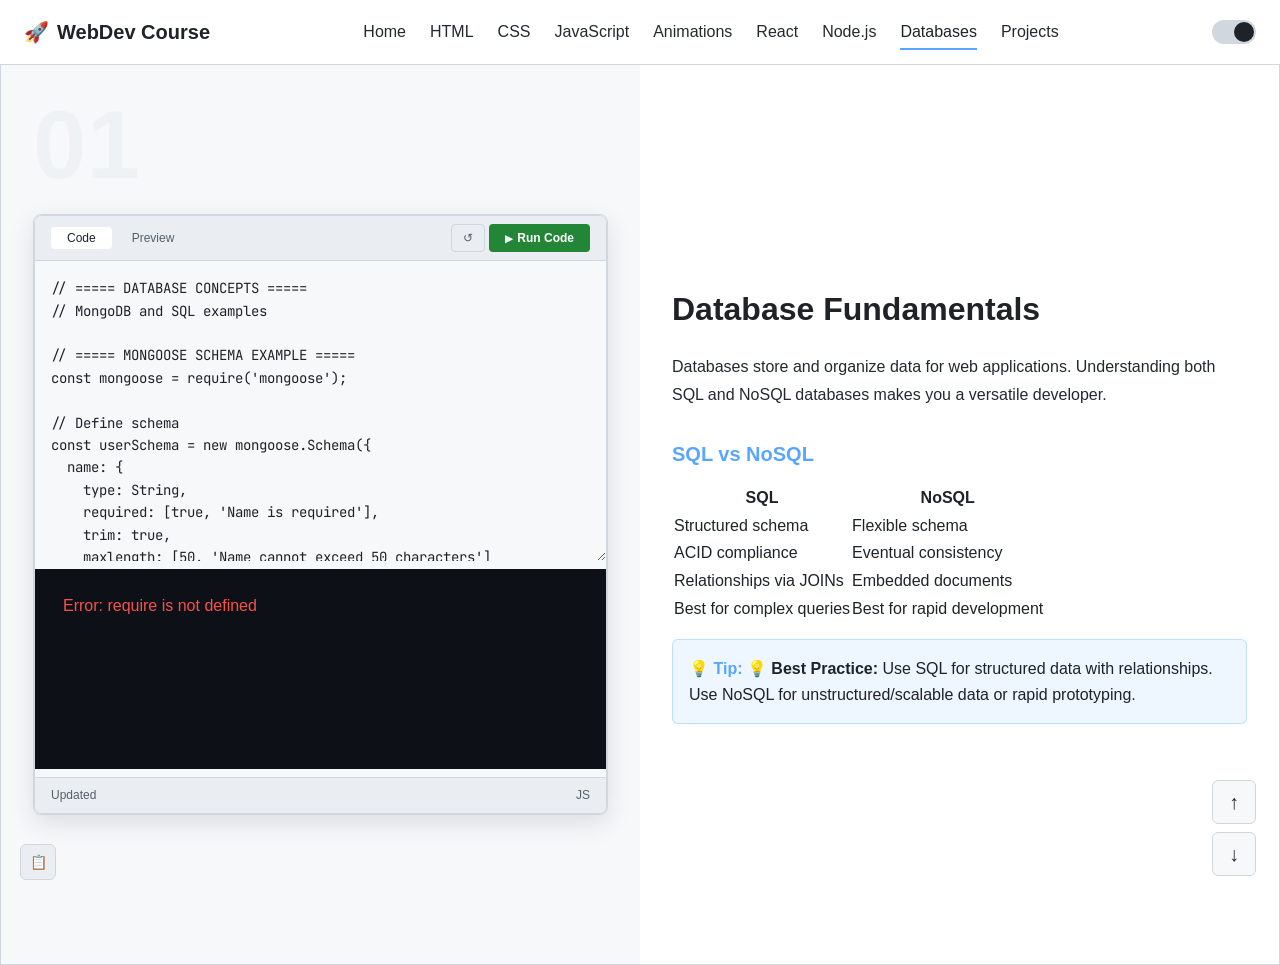
<file: databases.html>
<!DOCTYPE html>
<html lang="en">
<head>
  <meta charset="UTF-8">
  <meta name="viewport" content="width=device-width, initial-scale=1.0">
  <meta name="description" content="Learn MongoDB and SQL databases">
  <title>Databases | Web Development Course</title>
  <link rel="stylesheet" href="css/style.css">
  <link rel="stylesheet" href="css/layouts.css">
  <link rel="stylesheet" href="css/editor.css">
  <link rel="preconnect" href="https://fonts.googleapis.com">
  <link href="https://fonts.googleapis.com/css2?family=JetBrains+Mono:wght@400;500;600&display=swap" rel="stylesheet">
</head>
<body>
  <div class="progress-indicator"><div class="progress-indicator-bar"></div></div>

  <nav class="navbar">
    <div class="navbar-content">
      <a href="index.html" class="logo"><span>🚀</span><span>WebDev Course</span></a>
      <ul class="nav-links">
        <li><a href="index.html">Home</a></li>
        <li><a href="html-masterclass.html">HTML</a></li>
        <li><a href="css-mastery.html">CSS</a></li>
        <li><a href="javascript-mastery.html">JavaScript</a></li>
        <li><a href="transitions-effects.html">Animations</a></li>
        <li><a href="react-fundamentals.html">React</a></li>
        <li><a href="nodejs-express.html">Node.js</a></li>
        <li><a href="databases.html" class="active">Databases</a></li>
        <li><a href="projects.html">Projects</a></li>
      </ul>
      <button class="theme-toggle" aria-label="Toggle dark mode"></button>
    </div>
  </nav>

  <button class="toc-toggle btn btn-icon" style="position: fixed; left: 20px; bottom: 20px; z-index: 100;">📋</button>
  <aside class="toc-sidebar">
    <div class="toc-title">Database Contents</div>
    <ul class="toc-list">
      <li class="toc-item"><a href="#section1" class="toc-link">DB Fundamentals</a></li>
      <li class="toc-item"><a href="#section2" class="toc-link">MongoDB Basics</a></li>
      <li class="toc-item"><a href="#section3" class="toc-link">MongoDB CRUD</a></li>
      <li class="toc-item"><a href="#section4" class="toc-link">Mongoose</a></li>
      <li class="toc-item"><a href="#section5" class="toc-link">SQL Basics</a></li>
      <li class="toc-item"><a href="#section6" class="toc-link">SQL CRUD</a></li>
      <li class="toc-item"><a href="#section7" class="toc-link">SQL Joins</a></li>
      <li class="toc-item"><a href="#section8" class="toc-link">Integration</a></li>
      <li class="toc-item"><a href="#section9" class="toc-link">Best Practices</a></li>
      <li class="toc-item"><a href="#section10" class="toc-link">Challenge</a></li>
    </ul>
  </aside>

  <div class="section-nav">
    <button class="nav-arrow up" title="Previous section">↑</button>
    <button class="nav-arrow down" title="Next section">↓</button>
  </div>

  <!-- SECTION 1: Database Fundamentals -->
  <section class="lesson-section" id="section1">
    <div class="panel panel-code">
      <div class="section-number">01</div>
      <div class="panel-content" style="width: 100%;">
        <div class="code-editor-container" data-editor="js">
          <div class="editor-header">
            <div class="editor-tabs">
              <button class="editor-tab active">JavaScript</button>
              <button class="editor-tab">Preview</button>
            </div>
            <div class="editor-actions">
              <button class="editor-btn copy-btn" title="Copy">📋</button>
              <button class="run-btn">Run Code</button>
            </div>
          </div>
          <div class="editor-body">
            <textarea class="code-input" spellcheck="false">// ===== DATABASE CONCEPTS =====
// MongoDB and SQL examples

// ===== MONGOOSE SCHEMA EXAMPLE =====
const mongoose = require('mongoose');

// Define schema
const userSchema = new mongoose.Schema({
  name: {
    type: String,
    required: [true, 'Name is required'],
    trim: true,
    maxlength: [50, 'Name cannot exceed 50 characters']
  },
  email: {
    type: String,
    required: true,
    unique: true,
    lowercase: true
  },
  age: {
    type: Number,
    min: [13, 'Must be at least 13'],
    max: [120, 'Invalid age']
  },
  role: {
    type: String,
    enum: ['user', 'admin', 'moderator'],
    default: 'user'
  },
  createdAt: {
    type: Date,
    default: Date.now
  }
});

// Create model
const User = mongoose.model('User', userSchema);

// ===== BASIC CRUD OPERATIONS =====

// CREATE
const createUser = async () => {
  const user = new User({
    name: 'John Doe',
    email: 'john@example.com',
    age: 25
  });
  const saved = await user.save();
  console.log('Created:', saved);
};

// READ
const findUsers = async () => {
  const allUsers = await User.find();
  const user = await User.findOne({ email: 'john@example.com' });
  console.log('Found:', user);
};

// UPDATE
const updateUser = async () => {
  await User.updateOne(
    { email: 'john@example.com' },
    { $set: { age: 26 } }
  );
};

// DELETE
const deleteUser = async () => {
  await User.deleteOne({ email: 'john@example.com' });
};

console.log('Database operations defined!');</textarea>
          </div>
          <div class="editor-footer">
            <span class="editor-info">Database Basics</span>
          </div>
        </div>
      </div>
    </div>
    <div class="panel panel-explanation">
      <div class="panel-content">
        <h2 class="section-title">Database Fundamentals</h2>
        <div class="section-description">
          <p>Databases store and organize data for web applications. Understanding both SQL and NoSQL databases makes you a versatile developer.</p>
          
          <h3>SQL vs NoSQL</h3>
          <table>
            <tr><th>SQL</th><th>NoSQL</th></tr>
            <tr><td>Structured schema</td><td>Flexible schema</td></tr>
            <tr><td>ACID compliance</td><td>Eventual consistency</td></tr>
            <tr><td>Relationships via JOINs</td><td>Embedded documents</td></tr>
            <tr><td>Best for complex queries</td><td>Best for rapid development</td></tr>
          </table>

          <div class="tip-box">
            <strong>💡 Best Practice:</strong> Use SQL for structured data with relationships. Use NoSQL for unstructured/scalable data or rapid prototyping.
          </div>
        </div>
      </div>
    </div>
  </section>

  <script src="js/theme.js"></script>
  <script src="js/editor.js"></script>
  <script src="js/main.js"></script>
</body>
</html>
</file>
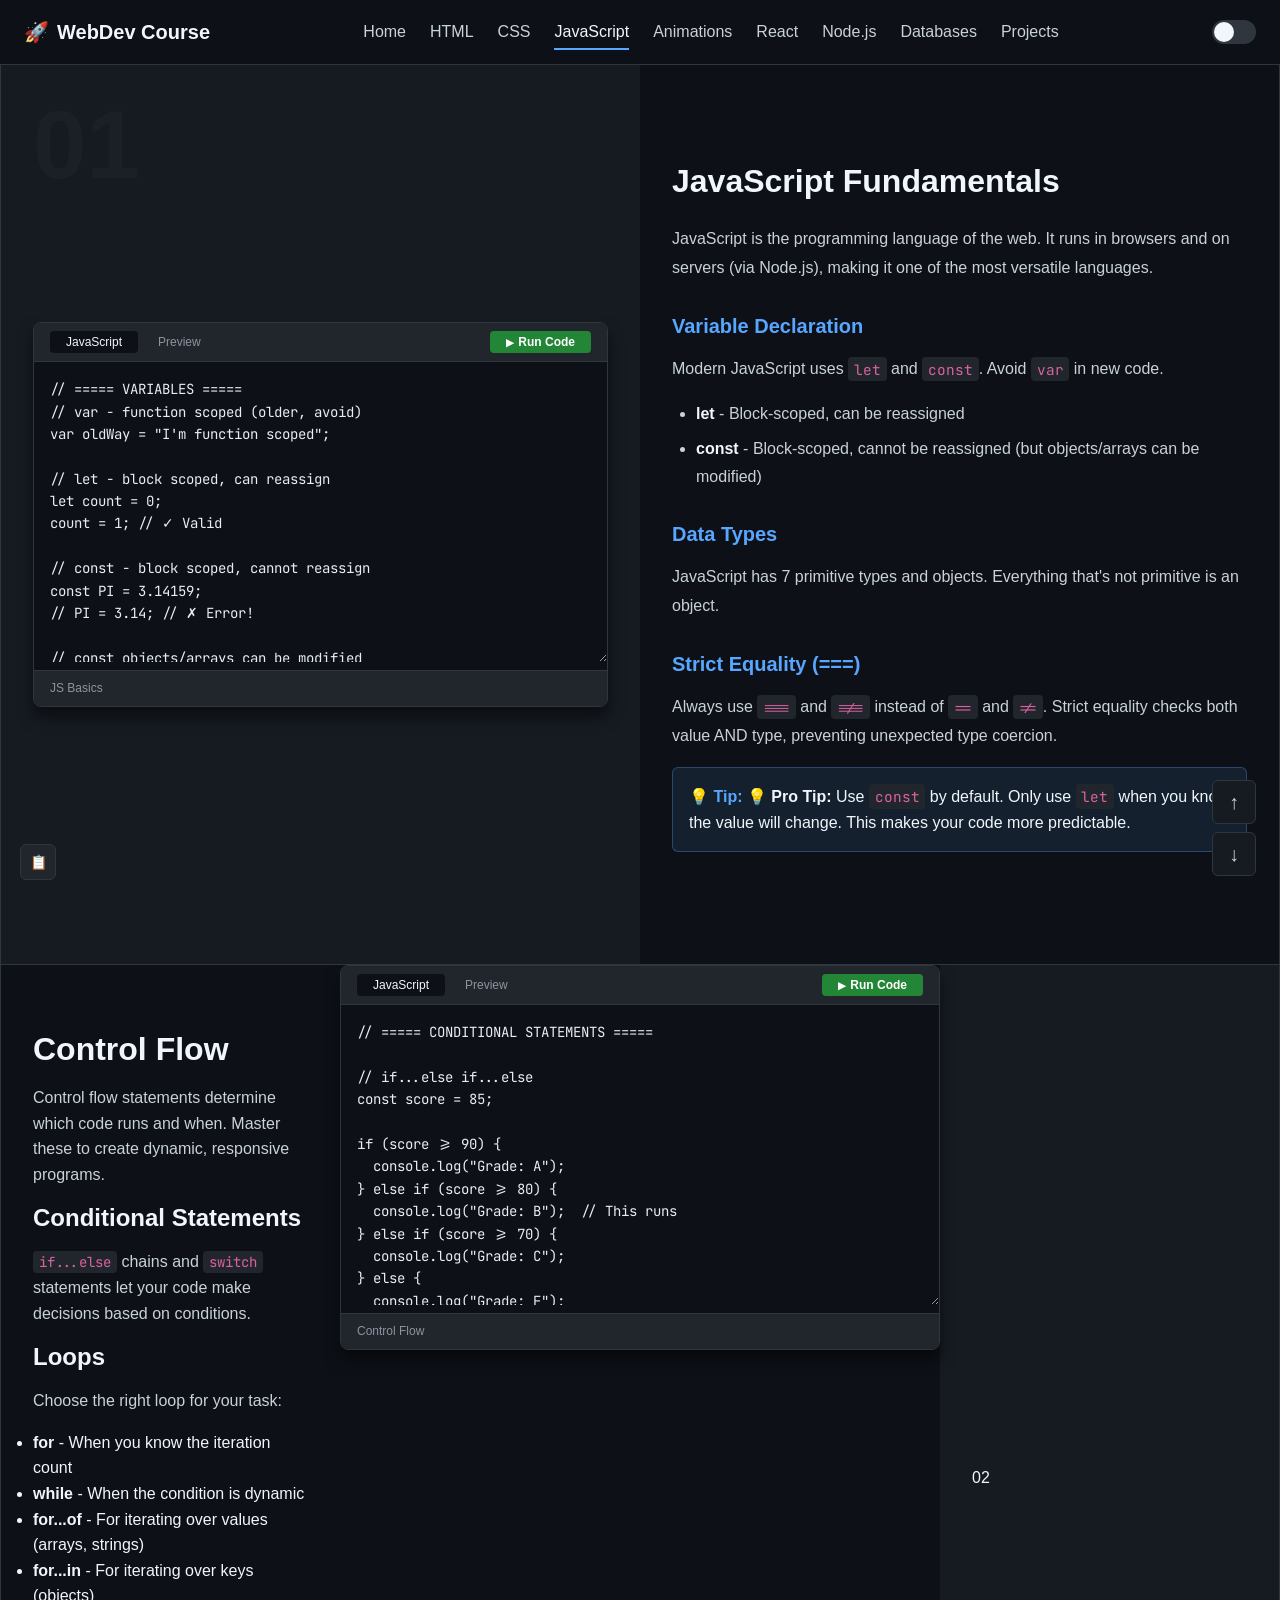
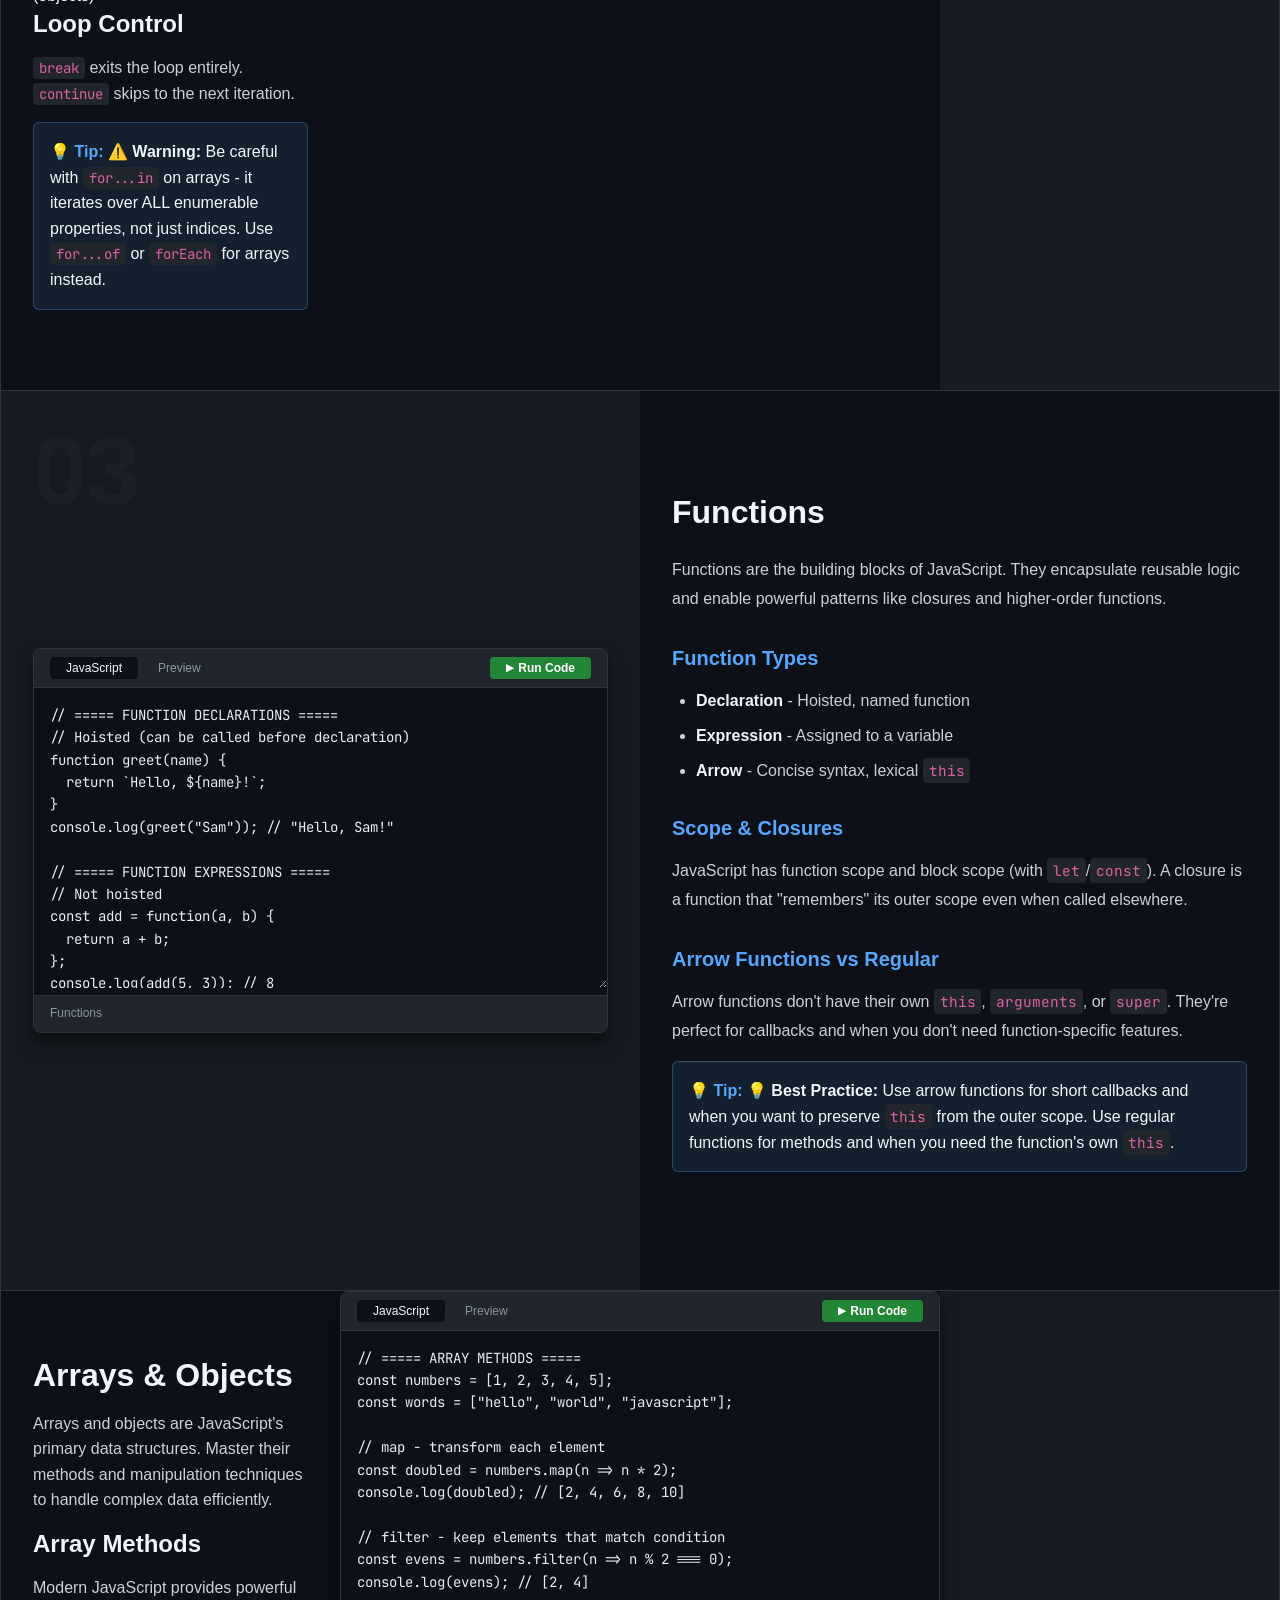
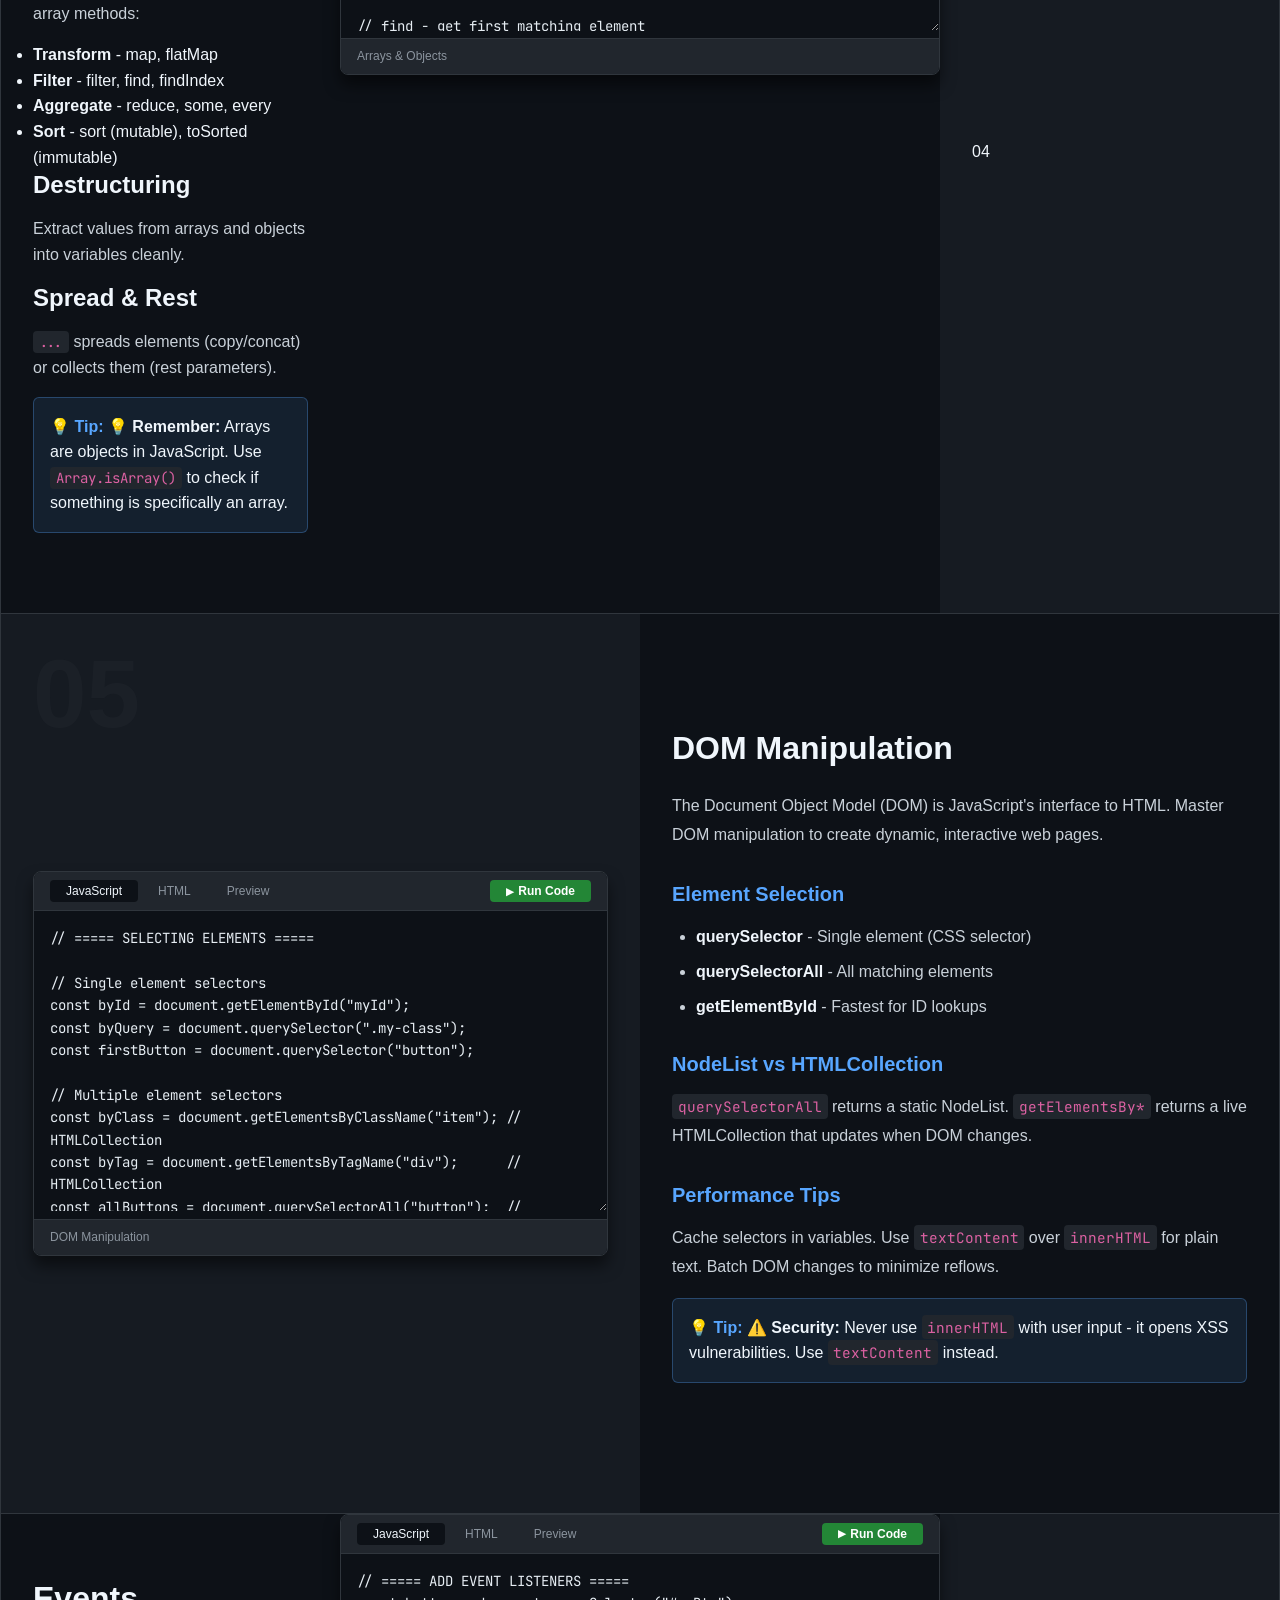
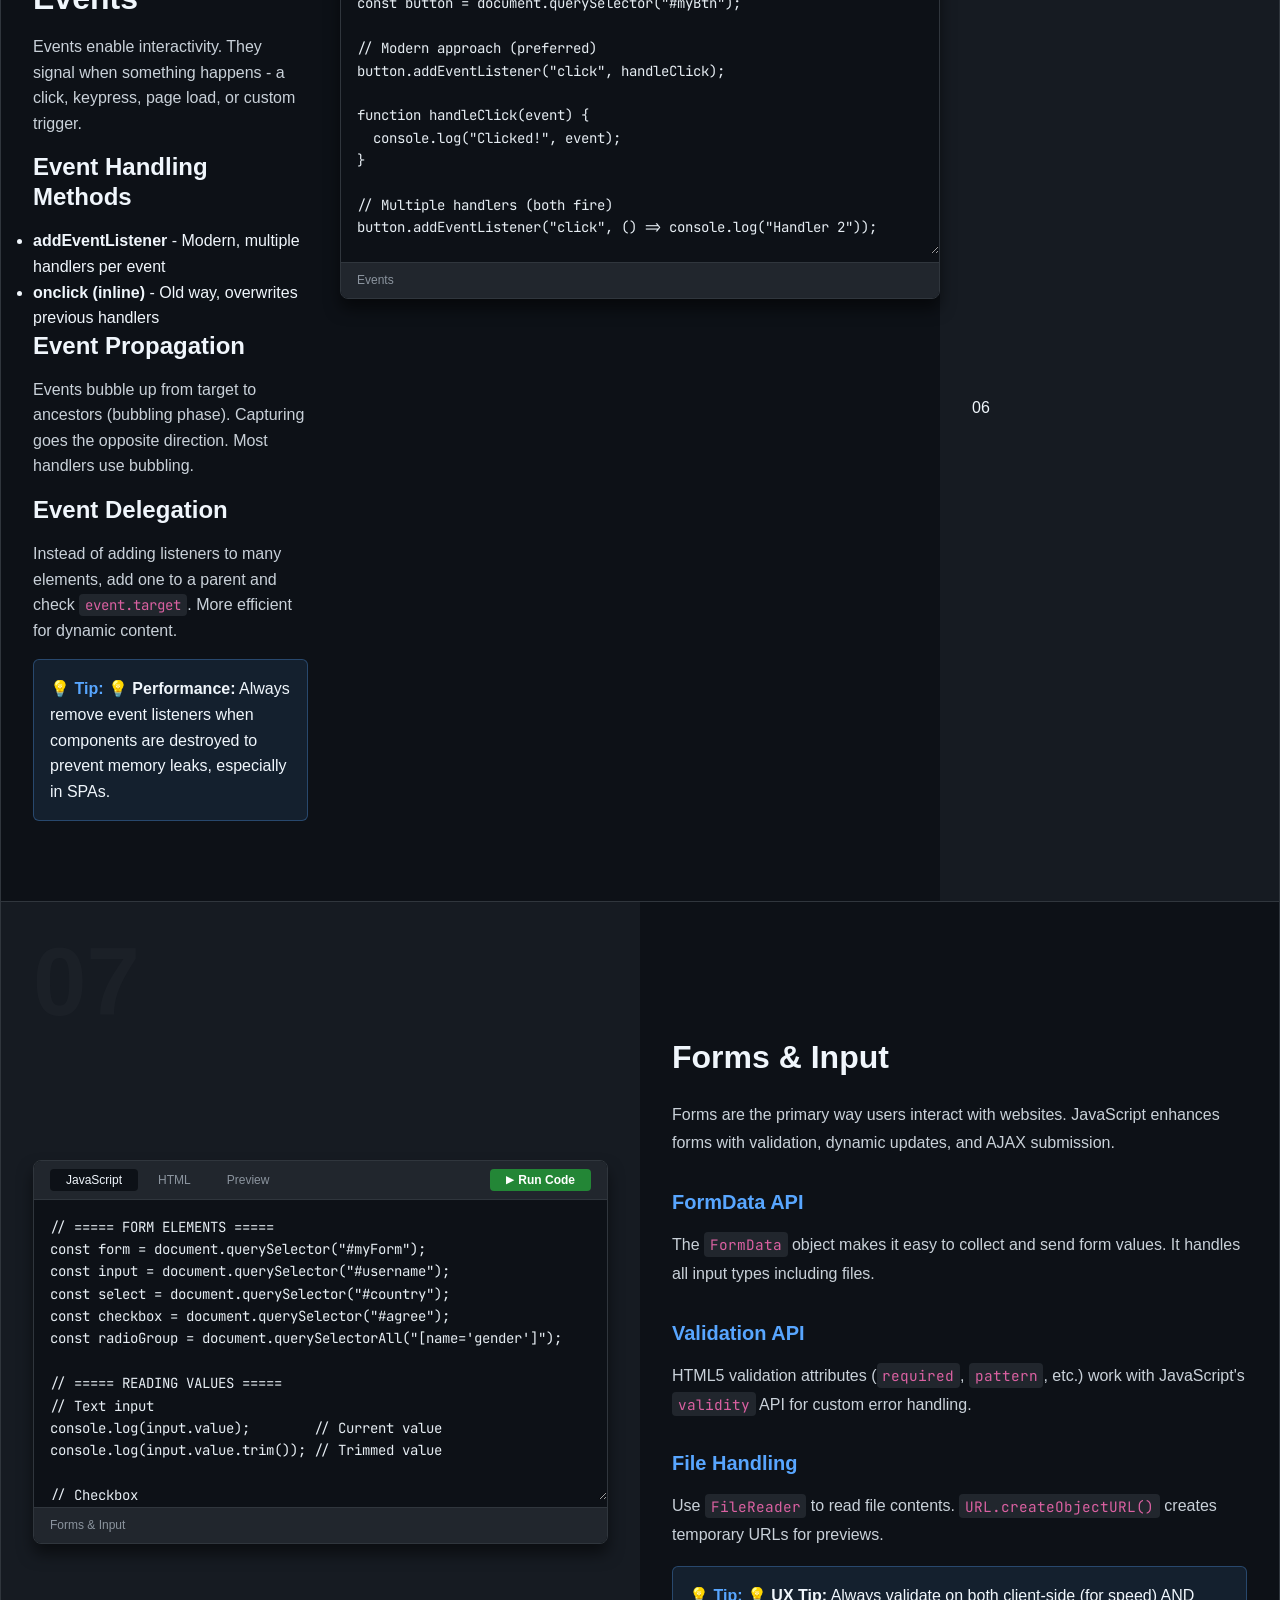
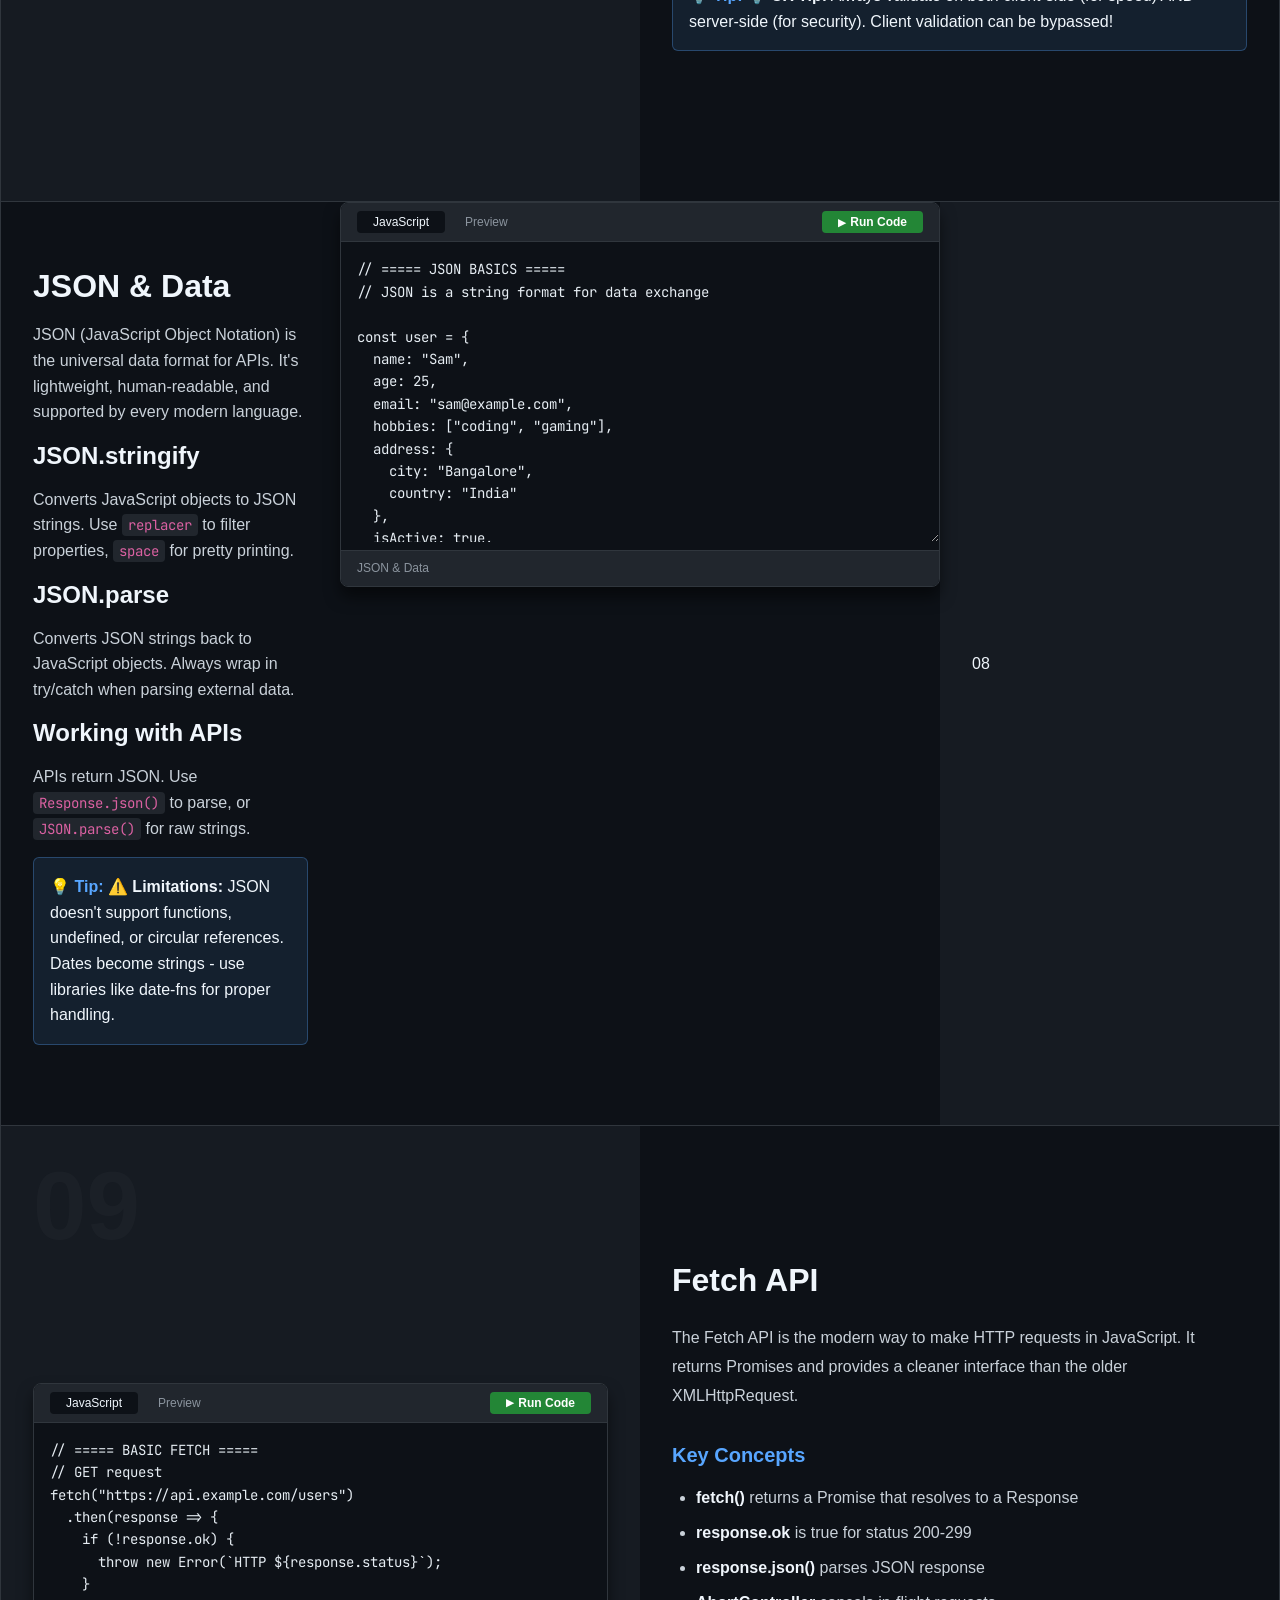
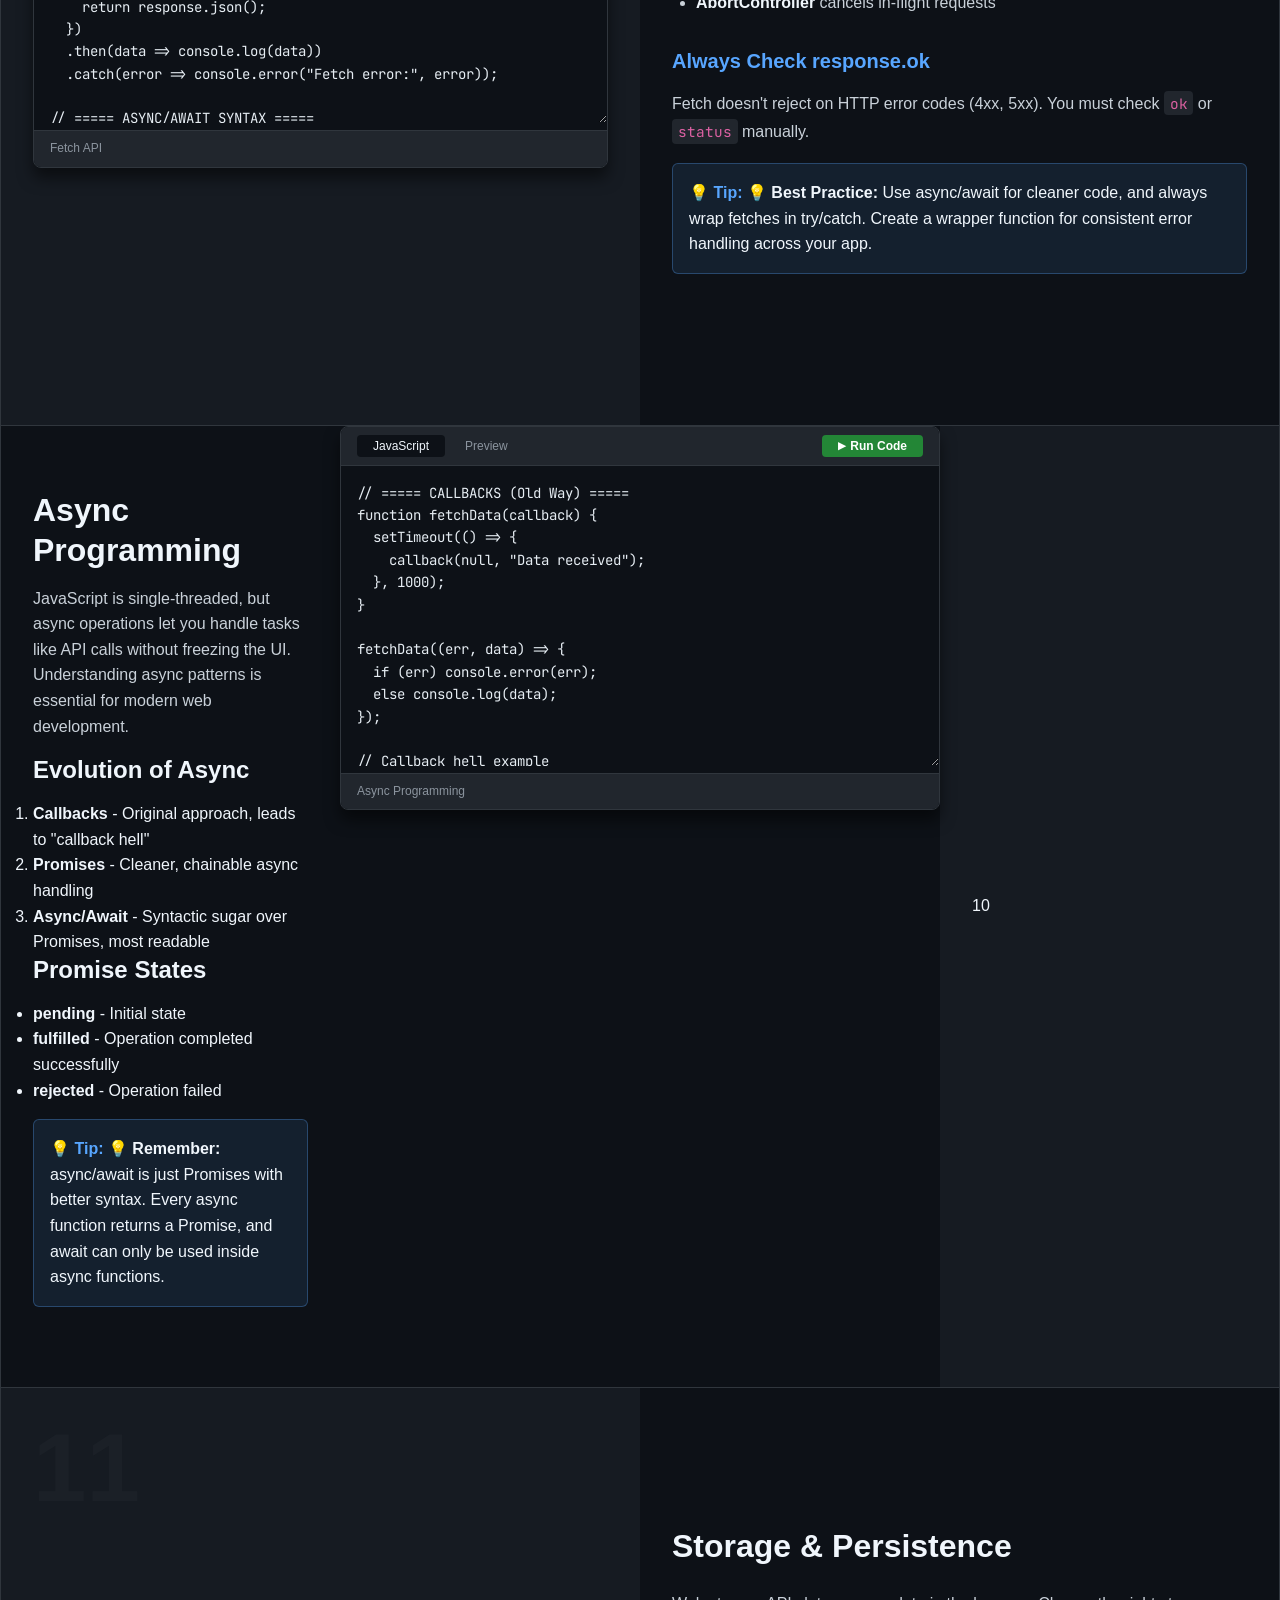
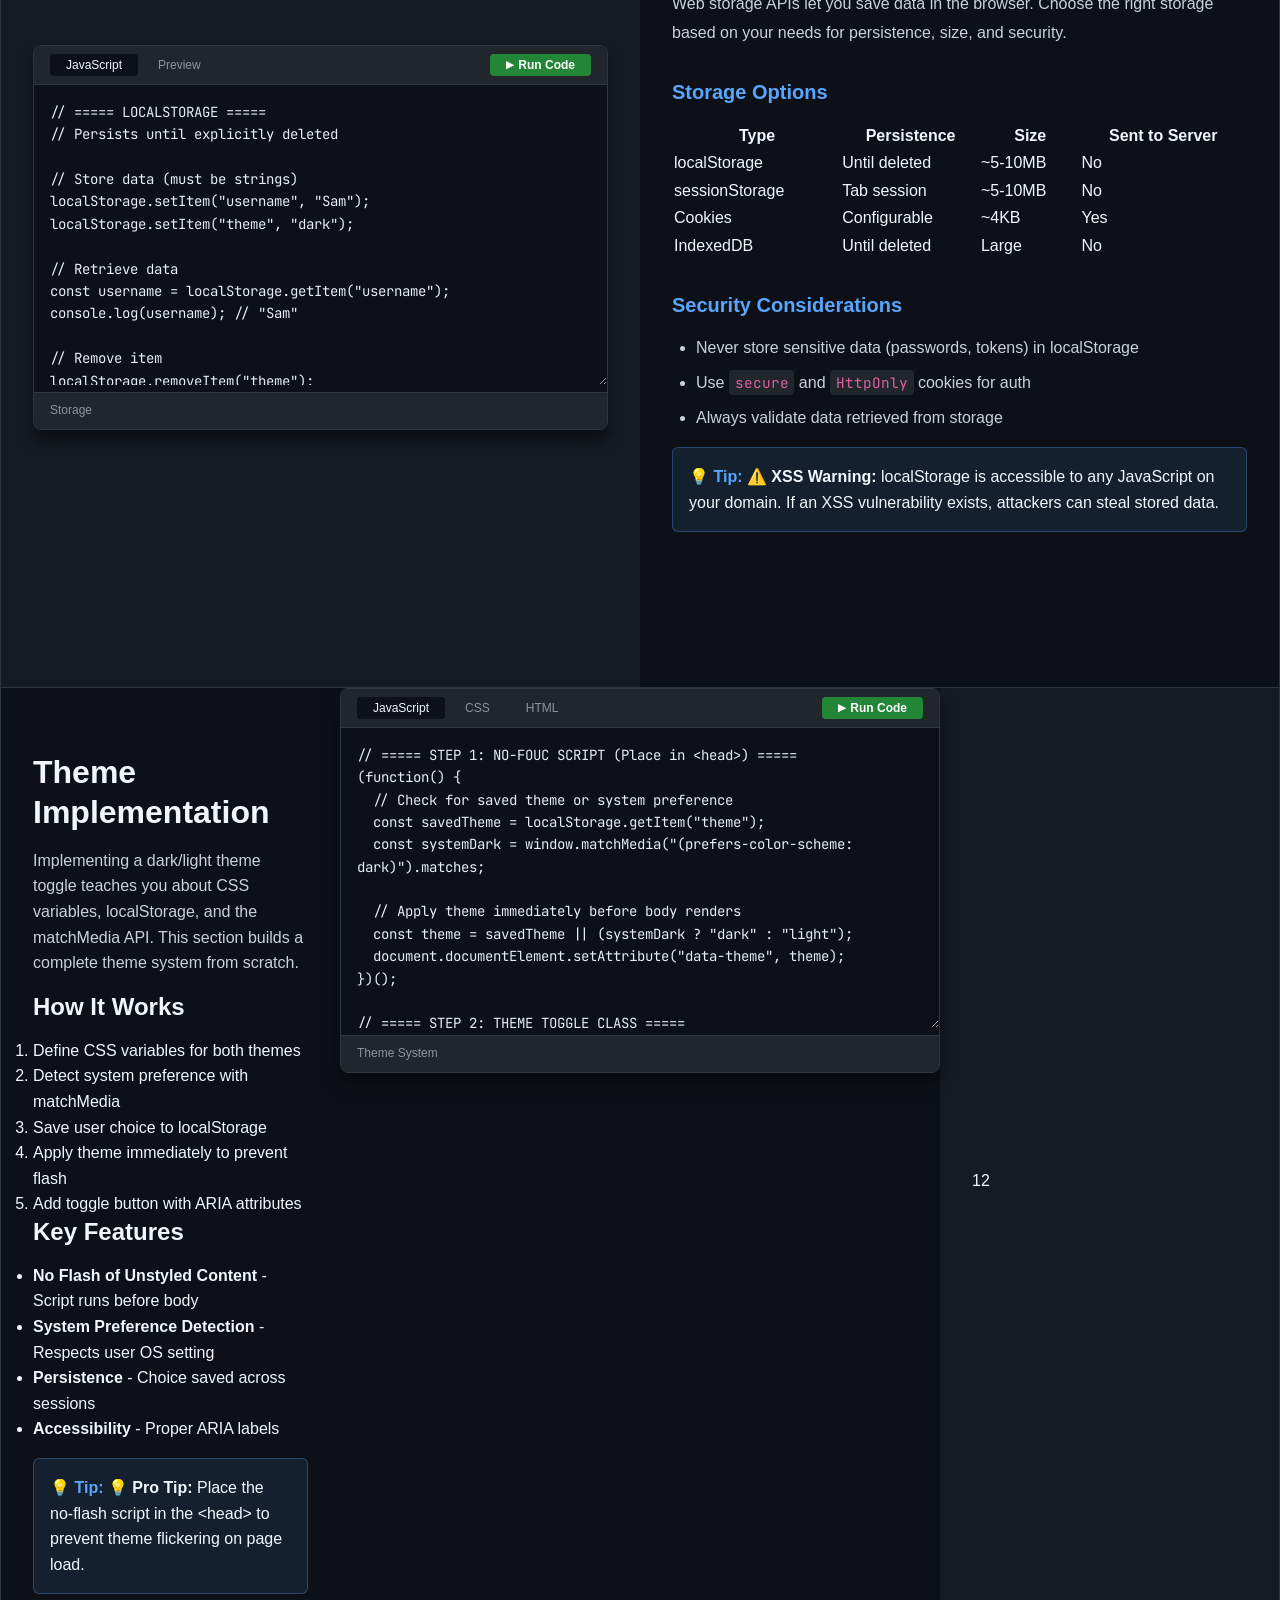
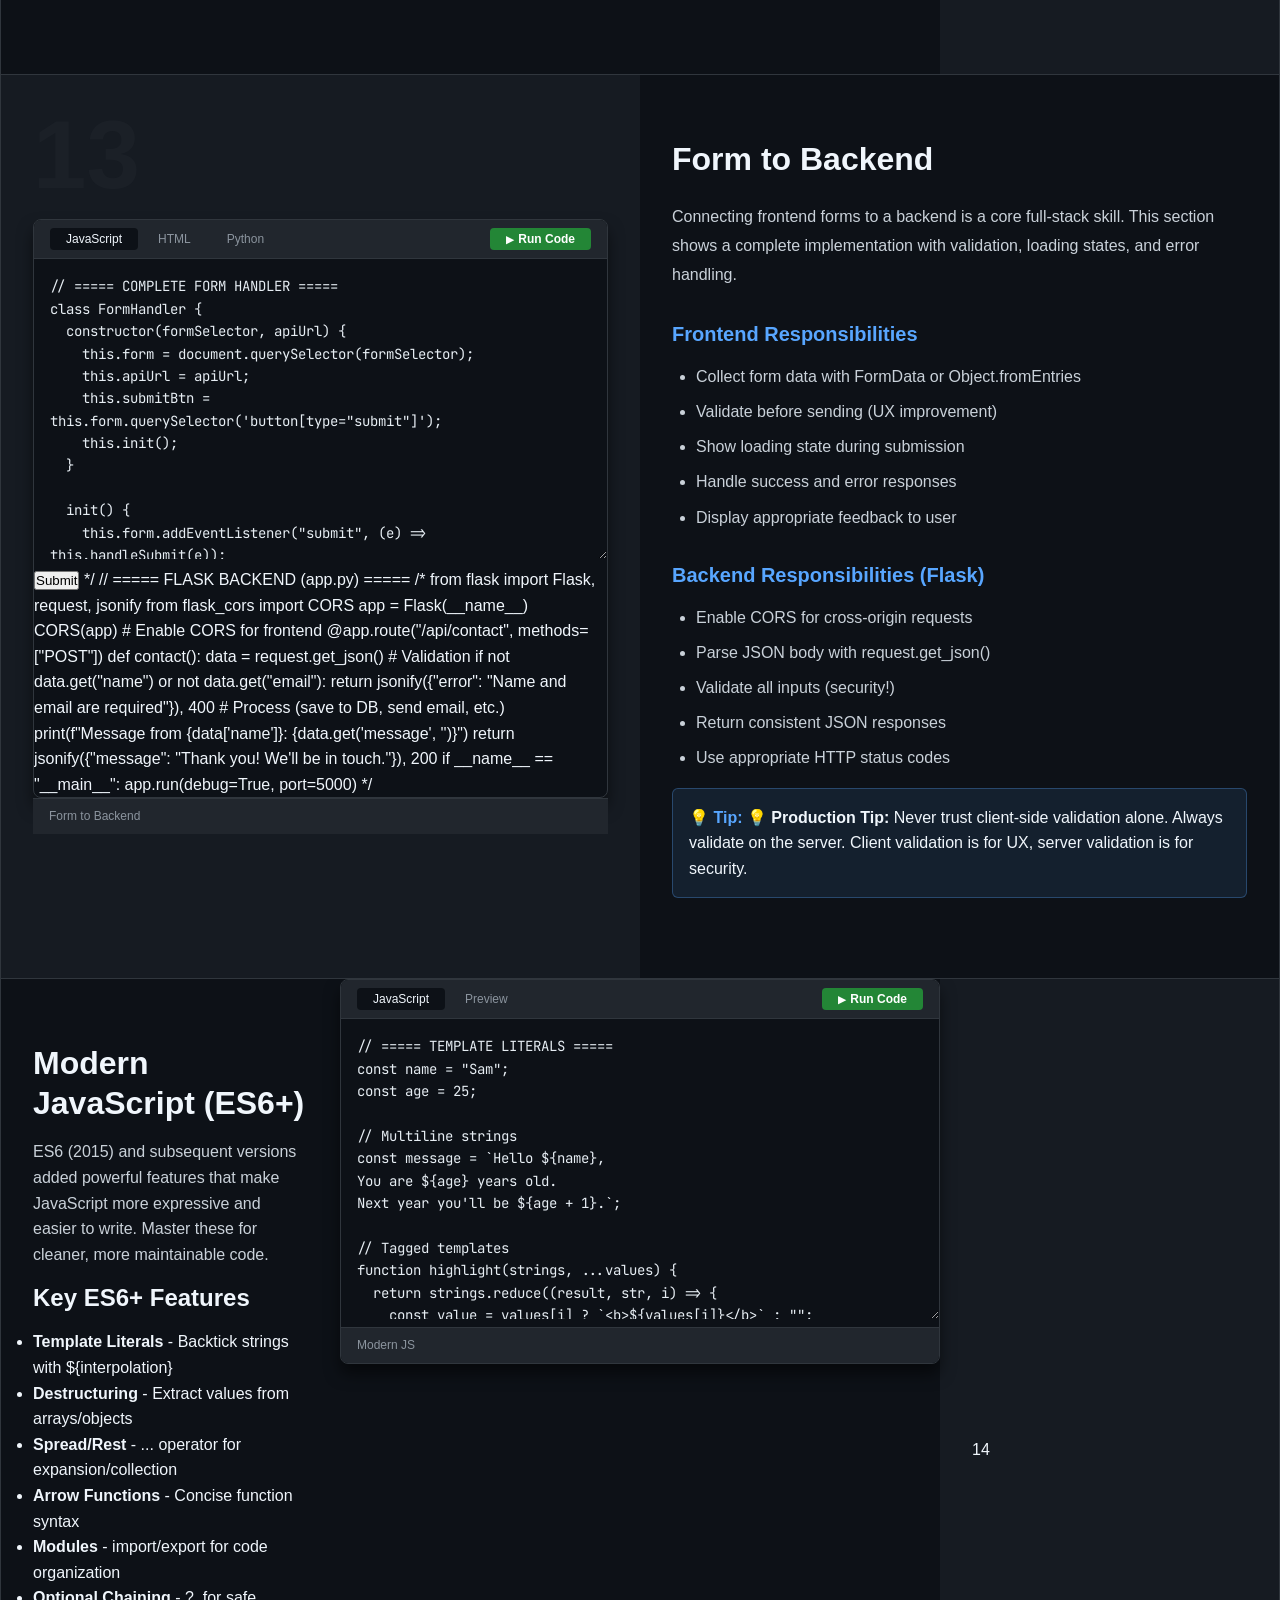
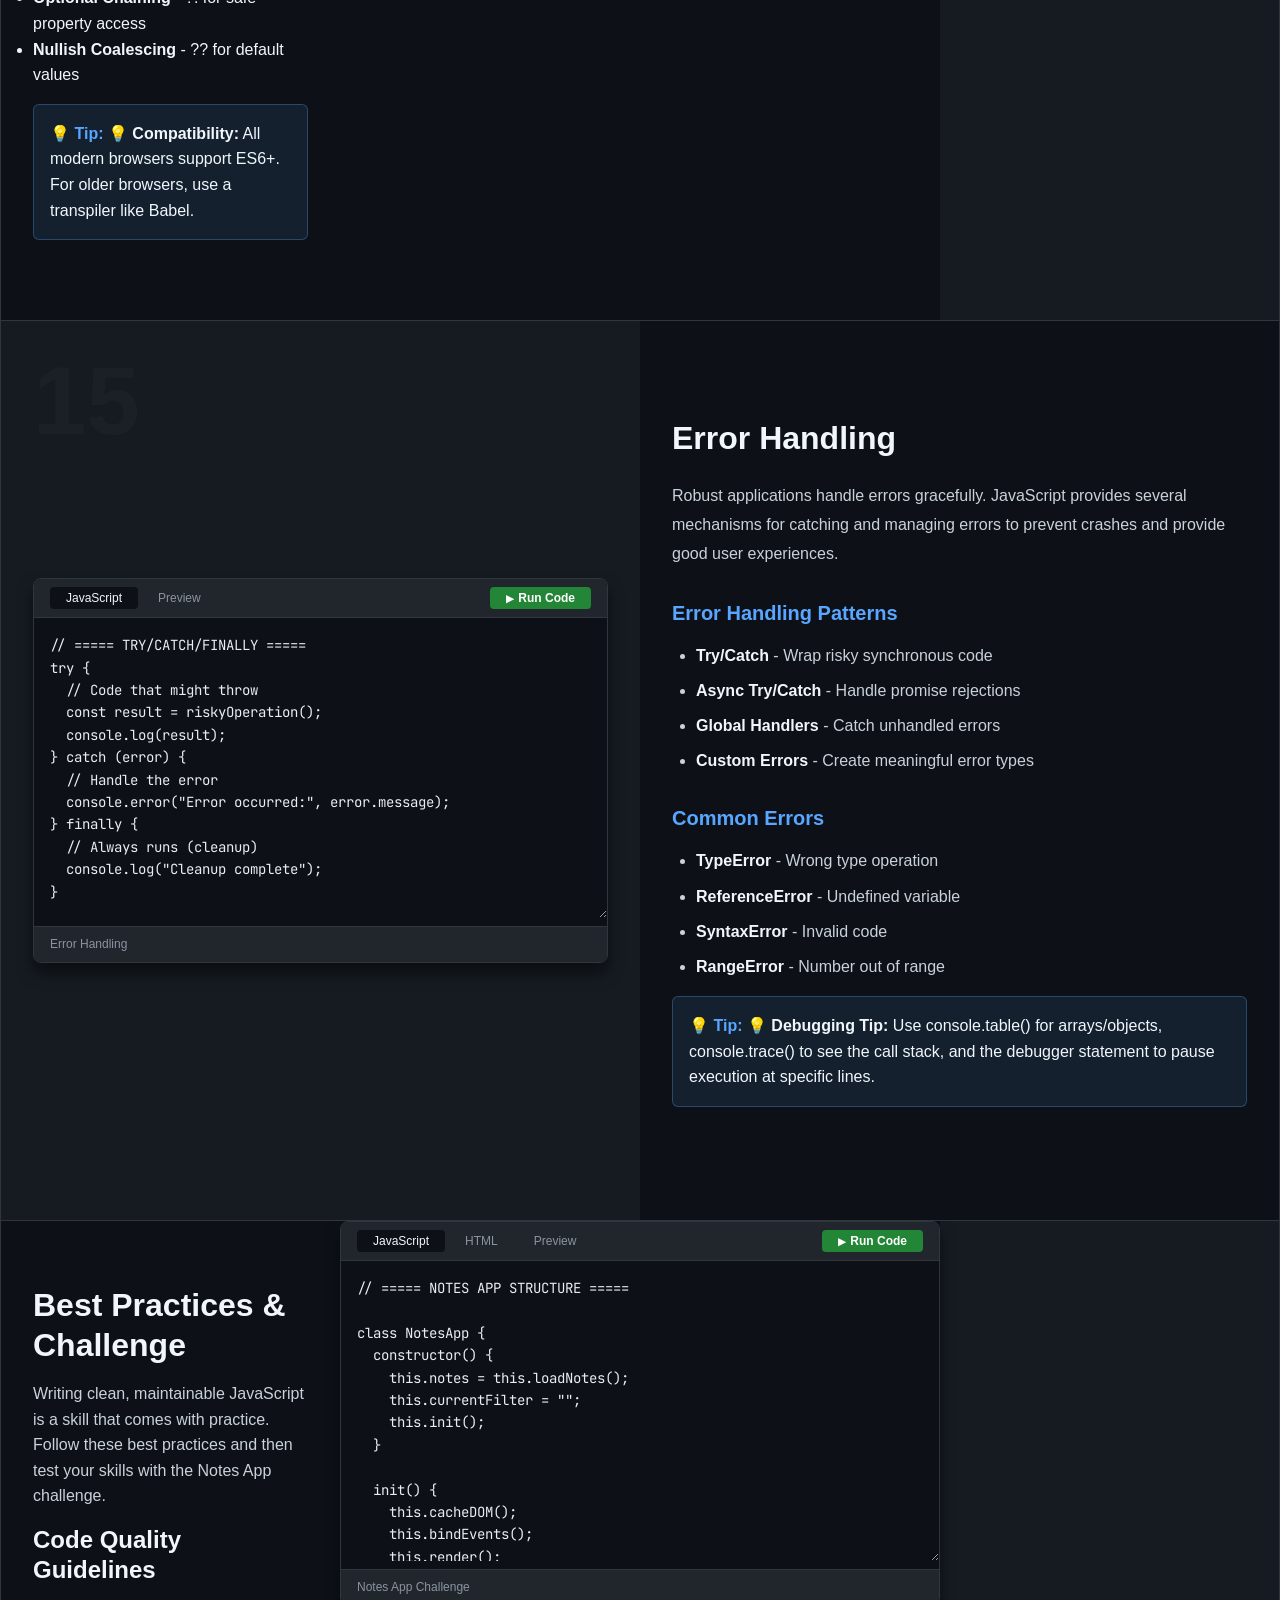
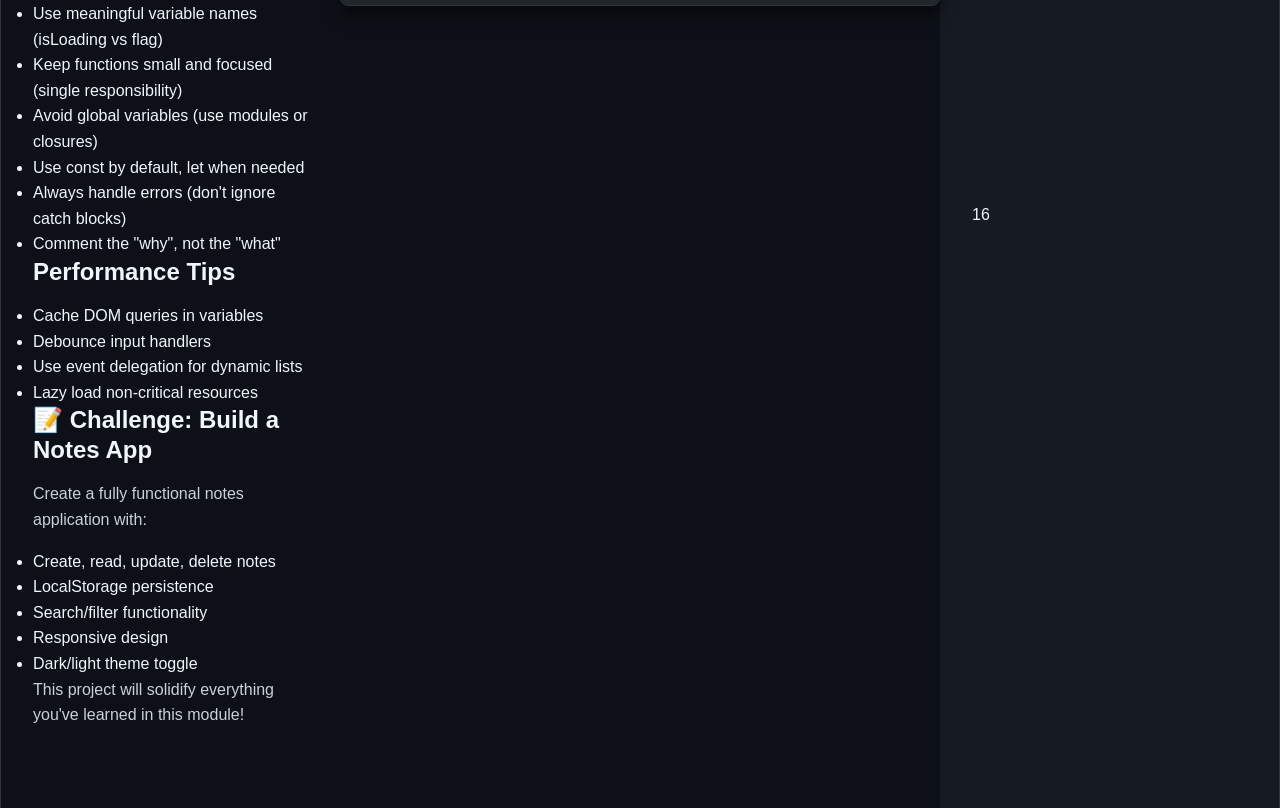
<file: javascript-mastery.html>
<!DOCTYPE html>
<html lang="en">
<head>
  <meta charset="UTF-8">
  <meta name="viewport" content="width=device-width, initial-scale=1.0">
  <meta name="description" content="Complete JavaScript Mastery - Learn modern JavaScript from fundamentals to advanced concepts">
  <title>JavaScript Mastery | Web Development Course</title>
  <link rel="stylesheet" href="css/style.css">
  <link rel="stylesheet" href="css/layouts.css">
  <link rel="stylesheet" href="css/editor.css">
  <link rel="preconnect" href="https://fonts.googleapis.com">
  <link href="https://fonts.googleapis.com/css2?family=JetBrains+Mono:wght@400;500;600&display=swap" rel="stylesheet">
</head>
<body>
  <!-- Progress Bar -->
  <div class="progress-indicator">
    <div class="progress-indicator-bar"></div>
  </div>

  <!-- Navigation -->
  <nav class="navbar">
    <div class="navbar-content">
      <a href="index.html" class="logo">
        <span>🚀</span>
        <span>WebDev Course</span>
      </a>
      <ul class="nav-links">
        <li><a href="index.html">Home</a></li>
        <li><a href="html-masterclass.html">HTML</a></li>
        <li><a href="css-mastery.html">CSS</a></li>
        <li><a href="javascript-mastery.html" class="active">JavaScript</a></li>
        <li><a href="transitions-effects.html">Animations</a></li>
        <li><a href="react-fundamentals.html">React</a></li>
        <li><a href="nodejs-express.html">Node.js</a></li>
        <li><a href="databases.html">Databases</a></li>
        <li><a href="projects.html">Projects</a></li>
      </ul>
      <button class="theme-toggle" aria-label="Toggle dark mode"></button>
    </div>
  </nav>

  <!-- Table of Contents Sidebar -->
  <button class="toc-toggle btn btn-icon" style="position: fixed; left: 20px; bottom: 20px; z-index: 100;">📋</button>
  <aside class="toc-sidebar">
    <div class="toc-title">JS Contents</div>
    <ul class="toc-list">
      <li class="toc-item"><a href="#section1" class="toc-link">Fundamentals</a></li>
      <li class="toc-item"><a href="#section2" class="toc-link">Control Flow</a></li>
      <li class="toc-item"><a href="#section3" class="toc-link">Functions</a></li>
      <li class="toc-item"><a href="#section4" class="toc-link">Arrays & Objects</a></li>
      <li class="toc-item"><a href="#section5" class="toc-link">DOM Manipulation</a></li>
      <li class="toc-item"><a href="#section6" class="toc-link">Events</a></li>
      <li class="toc-item"><a href="#section7" class="toc-link">Forms & Input</a></li>
      <li class="toc-item"><a href="#section8" class="toc-link">JSON & Data</a></li>
      <li class="toc-item"><a href="#section9" class="toc-link">Fetch API</a></li>
      <li class="toc-item"><a href="#section10" class="toc-link">Async Programming</a></li>
      <li class="toc-item"><a href="#section11" class="toc-link">Storage & Persistence</a></li>
      <li class="toc-item"><a href="#section12" class="toc-link">Theme Implementation</a></li>
      <li class="toc-item"><a href="#section13" class="toc-link">Form to Backend</a></li>
      <li class="toc-item"><a href="#section14" class="toc-link">Modern JS (ES6+)</a></li>
      <li class="toc-item"><a href="#section15" class="toc-link">Error Handling</a></li>
      <li class="toc-item"><a href="#section16" class="toc-link">Best Practices</a></li>
    </ul>
  </aside>

  <!-- Section Navigation -->
  <div class="section-nav">
    <button class="nav-arrow up" title="Previous section">↑</button>
    <button class="nav-arrow down" title="Next section">↓</button>
  </div>

  <!-- SECTION 1: JavaScript Fundamentals -->
  <section class="lesson-section" id="section1">
    <div class="panel panel-code">
      <div class="section-number">01</div>
      <div class="panel-content" style="width: 100%;">
        <div class="code-editor-container" data-editor="js">
          <div class="editor-header">
            <div class="editor-tabs">
              <button class="editor-tab active">JavaScript</button>
              <button class="editor-tab">Preview</button>
            </div>
            <div class="editor-actions">
              <button class="editor-btn copy-btn" title="Copy">📋</button>
              <button class="run-btn">Run Code</button>
            </div>
          </div>
          <div class="editor-body">
            <textarea class="code-input" spellcheck="false">// ===== VARIABLES =====
// var - function scoped (older, avoid)
var oldWay = "I'm function scoped";

// let - block scoped, can reassign
let count = 0;
count = 1; // ✓ Valid

// const - block scoped, cannot reassign
const PI = 3.14159;
// PI = 3.14; // ✗ Error!

// const objects/arrays can be modified
const user = { name: "Sam" };
user.name = "Sammy"; // ✓ Valid (property changed)
// user = {}; // ✗ Error! (reassignment)

// ===== DATA TYPES =====
// Primitive types
const str = "Hello";           // String
const num = 42;                // Number
const big = 9007199254740991n; // BigInt
const bool = true;             // Boolean
const nothing = null;          // Null
const notDefined = undefined;  // Undefined
const sym = Symbol("id");      // Symbol

// Reference type
const obj = { key: "value" };  // Object
const arr = [1, 2, 3];         // Array (special object)

// Check type with typeof
console.log(typeof str);   // "string"
console.log(typeof num);   // "number"
console.log(typeof obj);   // "object"
console.log(typeof null);  // "object" (quirk!)
console.log(Array.isArray(arr)); // true

// ===== OPERATORS =====
// Arithmetic
let a = 10, b = 3;
console.log(a + b);  // 13
console.log(a - b);  // 7
console.log(a * b);  // 30
console.log(a / b);  // 3.333...
console.log(a % b);  // 1 (remainder)
console.log(a ** b); // 1000 (power)

// Assignment
let x = 5;
x += 3;  // x = x + 3
x -= 2;  // x = x - 2
x *= 2;  // x = x * 2
x /= 4;  // x = x / 4

// Comparison
console.log(5 == "5");   // true (loose equality)
console.log(5 === "5");  // false (strict equality)
console.log(5 != "5");   // false
console.log(5 !== "5");  // true
console.log(10 > 5);     // true
console.log(10 <= 10);   // true

// Logical
const hasID = true;
const isAdult = true;
console.log(hasID && isAdult);  // AND: both true
console.log(hasID || isAdult);  // OR: either true
console.log(!hasID);            // NOT: inverse

// Nullish coalescing (??)
const value = null ?? "default";  // "default"
const zero = 0 ?? "default";      // 0 (not nullish)

// Ternary operator
const age = 20;
const status = age >= 18 ? "adult" : "minor";
console.log(status); // "adult"

// Template literals
const name = "Sammy";
const greeting = `Hello, ${name}!`;
console.log(greeting); // "Hello, Sammy!"</textarea>
          </div>
          <div class="editor-footer">
            <span class="editor-info">JS Basics</span>
          </div>
        </div>
      </div>
    </div>
    <div class="panel panel-explanation">
      <div class="panel-content">
        <h2 class="section-title">JavaScript Fundamentals</h2>
        <div class="section-description">
          <p>JavaScript is the programming language of the web. It runs in browsers and on servers (via Node.js), making it one of the most versatile languages.</p>
          
          <h3>Variable Declaration</h3>
          <p>Modern JavaScript uses <code>let</code> and <code>const</code>. Avoid <code>var</code> in new code.</p>
          <ul>
            <li><strong>let</strong> - Block-scoped, can be reassigned</li>
            <li><strong>const</strong> - Block-scoped, cannot be reassigned (but objects/arrays can be modified)</li>
          </ul>

          <h3>Data Types</h3>
          <p>JavaScript has 7 primitive types and objects. Everything that's not primitive is an object.</p>

          <h3>Strict Equality (===)</h3>
          <p>Always use <code>===</code> and <code>!==</code> instead of <code>==</code> and <code>!=</code>. Strict equality checks both value AND type, preventing unexpected type coercion.</p>

          <div class="tip-box">
            <strong>💡 Pro Tip:</strong> Use <code>const</code> by default. Only use <code>let</code> when you know the value will change. This makes your code more predictable.
          </div>
        </div>
      </div>
    </div>
  </section>

  <!-- SECTION 2: Control Flow -->
  <section class="lesson-section" id="section2">
    <div class="panel panel-code"
      <div class="section-number">02</div>
      <div class="panel-content" style="width: 100%;">
        <div class="code-editor-container" data-editor="js">
          <div class="editor-header">
            <div class="editor-tabs">
              <button class="editor-tab active">JavaScript</button>
              <button class="editor-tab">Preview</button>
            </div>
            <div class="editor-actions">
              <button class="editor-btn copy-btn" title="Copy">📋</button>
              <button class="run-btn">Run Code</button>
            </div>
          </div>
          <div class="editor-body">
            <textarea class="code-input" spellcheck="false">// ===== CONDITIONAL STATEMENTS =====

// if...else if...else
const score = 85;

if (score >= 90) {
  console.log("Grade: A");
} else if (score >= 80) {
  console.log("Grade: B");  // This runs
} else if (score >= 70) {
  console.log("Grade: C");
} else {
  console.log("Grade: F");
}

// switch statement
const day = 3;
let dayName;

switch (day) {
  case 1:
    dayName = "Monday";
    break;
  case 2:
    dayName = "Tuesday";
    break;
  case 3:
    dayName = "Wednesday";  // This runs
    break;
  case 4:
    dayName = "Thursday";
    break;
  case 5:
    dayName = "Friday";
    break;
  default:
    dayName = "Weekend";
}
console.log(dayName); // "Wednesday"

// ===== LOOPS =====

// for loop
for (let i = 0; i < 5; i++) {
  console.log(`Iteration ${i}`);
}

// while loop
let count = 0;
while (count < 3) {
  console.log(`Count: ${count}`);
  count++;
}

// do...while (runs at least once)
let num = 0;
do {
  console.log(`Do-while: ${num}`);
  num++;
} while (num < 0); // Condition false, but ran once

// for...of (iterates values)
const fruits = ["apple", "banana", "cherry"];
for (const fruit of fruits) {
  console.log(fruit);
}

// for...in (iterates keys)
const person = { name: "Sam", age: 25 };
for (const key in person) {
  console.log(`${key}: ${person[key]}`);
}

// Array methods as loops
const numbers = [1, 2, 3, 4, 5];

// forEach
numbers.forEach((num, index) => {
  console.log(`${index}: ${num}`);
});

// map (creates new array)
const doubled = numbers.map(num => num * 2);
console.log(doubled); // [2, 4, 6, 8, 10]

// filter
const evens = numbers.filter(num => num % 2 === 0);
console.log(evens); // [2, 4]

// Loop control
for (let i = 0; i < 10; i++) {
  if (i === 3) continue; // Skip 3
  if (i === 7) break;    // Stop at 7
  console.log(i);        // 0, 1, 2, 4, 5, 6
}</textarea>
          </div>
          <div class="editor-footer">
            <span class="editor-info">Control Flow</span>
          </div>
        </div>
      </div></div>
    <div class="panel panel-explanation"
      <div class="panel-content">
        <h2 class="section-title">Control Flow</h2>
        <div class="section-description">
          <p>Control flow statements determine which code runs and when. Master these to create dynamic, responsive programs.</p>
          
          <h3>Conditional Statements</h3>
          <p><code>if...else</code> chains and <code>switch</code> statements let your code make decisions based on conditions.</p>

          <h3>Loops</h3>
          <p>Choose the right loop for your task:</p>
          <ul>
            <li><strong>for</strong> - When you know the iteration count</li>
            <li><strong>while</strong> - When the condition is dynamic</li>
            <li><strong>for...of</strong> - For iterating over values (arrays, strings)</li>
            <li><strong>for...in</strong> - For iterating over keys (objects)</li>
          </ul>

          <h3>Loop Control</h3>
          <p><code>break</code> exits the loop entirely. <code>continue</code> skips to the next iteration.</p>

          <div class="tip-box warning">
            <strong>⚠️ Warning:</strong> Be careful with <code>for...in</code> on arrays - it iterates over ALL enumerable properties, not just indices. Use <code>for...of</code> or <code>forEach</code> for arrays instead.
          </div>
        </div>
      </div></div>
  </section><section class="lesson-section" id="section3">
    <div class="panel panel-code">
      <div class="section-number">03</div>
      <div class="panel-content" style="width: 100%;">
        <div class="code-editor-container" data-editor="js">
          <div class="editor-header">
            <div class="editor-tabs">
              <button class="editor-tab active">JavaScript</button>
              <button class="editor-tab">Preview</button>
            </div>
            <div class="editor-actions">
              <button class="editor-btn copy-btn" title="Copy">📋</button>
              <button class="run-btn">Run Code</button>
            </div>
          </div>
          <div class="editor-body">
            <textarea class="code-input" spellcheck="false">// ===== FUNCTION DECLARATIONS =====
// Hoisted (can be called before declaration)
function greet(name) {
  return `Hello, ${name}!`;
}
console.log(greet("Sam")); // "Hello, Sam!"

// ===== FUNCTION EXPRESSIONS =====
// Not hoisted
const add = function(a, b) {
  return a + b;
};
console.log(add(5, 3)); // 8

// ===== ARROW FUNCTIONS =====
// Concise syntax, no 'this' binding
const multiply = (a, b) => a * b;
console.log(multiply(4, 3)); // 12

// Single parameter (no parentheses needed)
const square = x => x * x;
console.log(square(5)); // 25

// Multi-line arrow function (needs braces and return)
const divide = (a, b) => {
  if (b === 0) return "Cannot divide by zero";
  return a / b;
};

// ===== DEFAULT PARAMETERS =====
function greetUser(name = "Guest", greeting = "Hello") {
  return `${greeting}, ${name}!`;
}
console.log(greetUser());           // "Hello, Guest!"
console.log(greetUser("Sam"));      // "Hello, Sam!"
console.log(greetUser("Sam", "Hi")); // "Hi, Sam!"

// ===== REST PARAMETERS =====
function sum(...numbers) {
  return numbers.reduce((total, num) => total + num, 0);
}
console.log(sum(1, 2, 3, 4, 5)); // 15

// ===== SCOPE =====
const globalVar = "I'm global";

function outer() {
  const outerVar = "I'm in outer";
  
  function inner() {
    const innerVar = "I'm in inner";
    console.log(globalVar); // ✓ Access global
    console.log(outerVar);  // ✓ Access outer (closure!)
    console.log(innerVar);  // ✓ Access own scope
  }
  
  inner();
}
outer();

// ===== CLOSURES =====
// A function that remembers its outer scope
function createCounter() {
  let count = 0; // Private variable
  
  return {
    increment: () => ++count,
    decrement: () => --count,
    getCount: () => count
  };
}

const counter = createCounter();
console.log(counter.increment()); // 1
console.log(counter.increment()); // 2
console.log(counter.getCount());  // 2
console.log(counter.count);       // undefined (private!)

// ===== HIGHER-ORDER FUNCTIONS =====
// Functions that operate on other functions
function withLogging(fn) {
  return function(...args) {
    console.log(`Calling ${fn.name} with`, args);
    const result = fn(...args);
    console.log(`Result:`, result);
    return result;
  };
}

const loggedAdd = withLogging(add);
loggedAdd(2, 3);

// ===== IIFE (Immediately Invoked Function Expression) =====
// Creates private scope
const result = (function() {
  const secret = "I'm private";
  return { public: "I'm public" };
})();
console.log(result.public);  // "I'm public"
// console.log(result.secret); // undefined</textarea>
          </div>
          <div class="editor-footer">
            <span class="editor-info">Functions</span>
          </div>
        </div>
      </div>
    </div>
    <div class="panel panel-explanation">
      <div class="panel-content">
        <h2 class="section-title">Functions</h2>
        <div class="section-description">
          <p>Functions are the building blocks of JavaScript. They encapsulate reusable logic and enable powerful patterns like closures and higher-order functions.</p>
          
          <h3>Function Types</h3>
          <ul>
            <li><strong>Declaration</strong> - Hoisted, named function</li>
            <li><strong>Expression</strong> - Assigned to a variable</li>
            <li><strong>Arrow</strong> - Concise syntax, lexical <code>this</code></li>
          </ul>

          <h3>Scope & Closures</h3>
          <p>JavaScript has function scope and block scope (with <code>let</code>/<code>const</code>). A closure is a function that "remembers" its outer scope even when called elsewhere.</p>

          <h3>Arrow Functions vs Regular</h3>
          <p>Arrow functions don't have their own <code>this</code>, <code>arguments</code>, or <code>super</code>. They're perfect for callbacks and when you don't need function-specific features.</p>

          <div class="tip-box">
            <strong>💡 Best Practice:</strong> Use arrow functions for short callbacks and when you want to preserve <code>this</code> from the outer scope. Use regular functions for methods and when you need the function's own <code>this</code>.
          </div>
        </div>
      </div>
    </div>
  </section>

  <!-- SECTION 4: Arrays & Objects -->
  <section class="lesson-section" id="section4">
    <div class="panel panel-code"
      <div class="section-number">04</div>
      <div class="panel-content" style="width: 100%;">
        <div class="code-editor-container" data-editor="js">
          <div class="editor-header">
            <div class="editor-tabs">
              <button class="editor-tab active">JavaScript</button>
              <button class="editor-tab">Preview</button>
            </div>
            <div class="editor-actions">
              <button class="editor-btn copy-btn" title="Copy">📋</button>
              <button class="run-btn">Run Code</button>
            </div>
          </div>
          <div class="editor-body">
            <textarea class="code-input" spellcheck="false">// ===== ARRAY METHODS =====
const numbers = [1, 2, 3, 4, 5];
const words = ["hello", "world", "javascript"];

// map - transform each element
const doubled = numbers.map(n => n * 2);
console.log(doubled); // [2, 4, 6, 8, 10]

// filter - keep elements that match condition
const evens = numbers.filter(n => n % 2 === 0);
console.log(evens); // [2, 4]

// find - get first matching element
const firstEven = numbers.find(n => n > 2);
console.log(firstEven); // 3

// reduce - aggregate to single value
const sum = numbers.reduce((acc, n) => acc + n, 0);
console.log(sum); // 15

// some/every - test elements
const hasEven = numbers.some(n => n % 2 === 0); // true
const allPositive = numbers.every(n => n > 0);  // true

// includes - check if element exists
console.log(numbers.includes(3)); // true

// sort (mutable) - sort in place
const sorted = [3, 1, 4, 1, 5].sort((a, b) => a - b);
console.log(sorted); // [1, 1, 3, 4, 5]

// toSorted (immutable) - ES2023
const original = [3, 1, 4];
const newSorted = original.toSorted((a, b) => a - b);
console.log(original);  // [3, 1, 4] - unchanged!

// Chaining
const result = numbers
  .filter(n => n > 2)
  .map(n => n * 10)
  .reduce((sum, n) => sum + n, 0);
console.log(result); // 120 (30 + 40 + 50)

// ===== OBJECT METHODS =====
const user = {
  name: "Sam",
  age: 25,
  email: "sam@example.com"
};

// Object.keys, values, entries
console.log(Object.keys(user));    // ["name", "age", "email"]
console.log(Object.values(user));  // ["Sam", 25, "sam@example.com"]
console.log(Object.entries(user)); // [["name", "Sam"], ...]

// Object.fromEntries (reverse of entries)
const entries = [["x", 1], ["y", 2]];
const obj = Object.fromEntries(entries);
console.log(obj); // { x: 1, y: 2 }

// Object.assign (merge objects)
const defaults = { theme: "dark", lang: "en" };
const settings = Object.assign({}, defaults, { lang: "fr" });
console.log(settings); // { theme: "dark", lang: "fr" }

// Spread operator (prefer over Object.assign)
const newSettings = { ...defaults, lang: "es" };

// ===== DESTRUCTURING =====
// Array destructuring
const [first, second, ...rest] = [1, 2, 3, 4, 5];
console.log(first, second, rest); // 1, 2, [3, 4, 5]

// Skip elements
const [a, , c] = [1, 2, 3];
console.log(a, c); // 1, 3

// Default values
const [x = 0, y = 0] = [5];
console.log(x, y); // 5, 0

// Object destructuring
const { name, age, email = "no-email" } = user;
console.log(name, age); // "Sam" 25

// Rename variables
const { name: userName, age: userAge } = user;
console.log(userName); // "Sam"

// Nested destructuring
const person = {
  info: { firstName: "Sam", lastName: "Smith" },
  address: { city: "NYC" }
};
const { info: { firstName }, address: { city } } = person;
console.log(firstName, city); // "Sam" "NYC"

// ===== SPREAD OPERATOR =====
// Copy arrays
const copy = [...numbers];

// Concatenate arrays
const combined = [...numbers, ...words];

// Copy objects
const userCopy = { ...user };

// Merge objects
const merged = { ...user, ...settings };

// Convert string to array
const chars = [..."hello"]; // ["h", "e", "l", "l", "o"]

// Function arguments
const nums = [1, 2, 3];
console.log(Math.max(...nums)); // 3</textarea>
          </div>
          <div class="editor-footer">
            <span class="editor-info">Arrays & Objects</span>
          </div>
        </div>
      </div></div>
    <div class="panel panel-explanation"
      <div class="panel-content">
        <h2 class="section-title">Arrays & Objects</h2>
        <div class="section-description">
          <p>Arrays and objects are JavaScript's primary data structures. Master their methods and manipulation techniques to handle complex data efficiently.</p>
          
          <h3>Array Methods</h3>
          <p>Modern JavaScript provides powerful array methods:</p>
          <ul>
            <li><strong>Transform</strong> - map, flatMap</li>
            <li><strong>Filter</strong> - filter, find, findIndex</li>
            <li><strong>Aggregate</strong> - reduce, some, every</li>
            <li><strong>Sort</strong> - sort (mutable), toSorted (immutable)</li>
          </ul>

          <h3>Destructuring</h3>
          <p>Extract values from arrays and objects into variables cleanly.</p>

          <h3>Spread & Rest</h3>
          <p><code>...</code> spreads elements (copy/concat) or collects them (rest parameters).</p>

          <div class="tip-box">
            <strong>💡 Remember:</strong> Arrays are objects in JavaScript. Use <code>Array.isArray()</code> to check if something is specifically an array.
          </div>
        </div>
      </div></div>
  </section><section class="lesson-section" id="section5">
    <div class="panel panel-code">
      <div class="section-number">05</div>
      <div class="panel-content" style="width: 100%;">
        <div class="code-editor-container" data-editor="js">
          <div class="editor-header">
            <div class="editor-tabs">
              <button class="editor-tab active">JavaScript</button>
              <button class="editor-tab">HTML</button>
              <button class="editor-tab">Preview</button>
            </div>
            <div class="editor-actions">
              <button class="editor-btn copy-btn" title="Copy">📋</button>
              <button class="run-btn">Run Code</button>
            </div>
          </div>
          <div class="editor-body">
            <textarea class="code-input" spellcheck="false">// ===== SELECTING ELEMENTS =====

// Single element selectors
const byId = document.getElementById("myId");
const byQuery = document.querySelector(".my-class");
const firstButton = document.querySelector("button");

// Multiple element selectors
const byClass = document.getElementsByClassName("item"); // HTMLCollection
const byTag = document.getElementsByTagName("div");      // HTMLCollection
const allButtons = document.querySelectorAll("button");  // NodeList

// ===== TRAVERSING THE DOM =====
const element = document.querySelector(".container");

// Parent & siblings
const parent = element.parentElement;
const next = element.nextElementSibling;
const prev = element.previousElementSibling;

// Children
const children = element.children;          // HTMLCollection
const firstChild = element.firstElementChild;
const lastChild = element.lastElementChild;

// Closest ancestor
const closest = element.closest(".wrapper");

// Check if contains
const hasChild = element.contains(childElement);

// ===== MODIFYING CONTENT =====
const box = document.querySelector(".box");

// Text content (safest, escapes HTML)
box.textContent = "Hello &lt;World&gt;"; // Shows: Hello &lt;World&gt;

// Inner HTML (parses HTML tags)
box.innerHTML = "<strong>Bold</strong> text";

// Insert adjacent HTML
box.insertAdjacentHTML("beforebegin", "<p>Before</p>");
box.insertAdjacentHTML("afterbegin", "<span>First</span>");
box.insertAdjacentHTML("beforeend", "<span>Last</span>");
box.insertAdjacentHTML("afterend", "<p>After</p>");

// ===== MODIFYING ATTRIBUTES =====
const link = document.querySelector("a");

// Standard attributes
link.href = "https://example.com";
link.target = "_blank";
link.id = "new-id";

// getAttribute / setAttribute
link.setAttribute("data-custom", "value");
const custom = link.getAttribute("data-custom");

// Check/has attribute
const hasHref = link.hasAttribute("href");
link.removeAttribute("title");

// Data attributes (dataset)
const card = document.querySelector("[data-user-id]");
console.log(card.dataset.userId);     // getter
card.dataset.role = "admin";          // setter

// ===== MODIFYING CLASSES =====
const button = document.querySelector(".btn");

// classList API (preferred)
button.classList.add("active", "large");
button.classList.remove("small");
button.classList.toggle("disabled");
button.classList.replace("old", "new");

// Check class
const isActive = button.classList.contains("active");

// Old way (avoid)
button.className = "btn active"; // Overwrites all classes!

// ===== MODIFYING STYLES =====
const box2 = document.querySelector(".box");

// Inline styles
box2.style.backgroundColor = "blue";
box2.style.width = "100px";
box2.style.cssText = "color: red; font-size: 20px;";

// CSS variables
box2.style.setProperty("--my-color", "purple");
const color = getComputedStyle(box2).getPropertyValue("--my-color");

// Computed styles
const styles = getComputedStyle(box2);
console.log(styles.backgroundColor);

// ===== CREATING & REMOVING ELEMENTS =====

// Create element
const newDiv = document.createElement("div");
newDiv.className = "new-box";
newDiv.textContent = "I'm new!";

// Add to DOM
document.body.append(newDiv);              // Add at end
document.body.prepend(newDiv);             // Add at beginning
parent.appendChild(newDiv);                // Old way
parent.insertBefore(newDiv, referenceNode); // Old way

// Remove element
newDiv.remove(); // Modern way
// parent.removeChild(newDiv); // Old way

// Clone element
const clone = newDiv.cloneNode(true); // true = deep clone</textarea>
          </div>
          <div class="editor-footer">
            <span class="editor-info">DOM Manipulation</span>
          </div>
        </div>
      </div>
    </div>
    <div class="panel panel-explanation">
      <div class="panel-content">
        <h2 class="section-title">DOM Manipulation</h2>
        <div class="section-description">
          <p>The Document Object Model (DOM) is JavaScript's interface to HTML. Master DOM manipulation to create dynamic, interactive web pages.</p>
          
          <h3>Element Selection</h3>
          <ul>
            <li><strong>querySelector</strong> - Single element (CSS selector)</li>
            <li><strong>querySelectorAll</strong> - All matching elements</li>
            <li><strong>getElementById</strong> - Fastest for ID lookups</li>
          </ul>

          <h3>NodeList vs HTMLCollection</h3>
          <p><code>querySelectorAll</code> returns a static NodeList. <code>getElementsBy*</code> returns a live HTMLCollection that updates when DOM changes.</p>

          <h3>Performance Tips</h3>
          <p>Cache selectors in variables. Use <code>textContent</code> over <code>innerHTML</code> for plain text. Batch DOM changes to minimize reflows.</p>

          <div class="tip-box warning">
            <strong>⚠️ Security:</strong> Never use <code>innerHTML</code> with user input - it opens XSS vulnerabilities. Use <code>textContent</code> instead.
          </div>
        </div>
      </div>
    </div>
  </section>

  <!-- SECTION 6: Events -->
  <section class="lesson-section" id="section6">
    <div class="panel panel-code"
      <div class="section-number">06</div>
      <div class="panel-content" style="width: 100%;">
        <div class="code-editor-container" data-editor="js">
          <div class="editor-header">
            <div class="editor-tabs">
              <button class="editor-tab active">JavaScript</button>
              <button class="editor-tab">HTML</button>
              <button class="editor-tab">Preview</button>
            </div>
            <div class="editor-actions">
              <button class="editor-btn copy-btn" title="Copy">📋</button>
              <button class="run-btn">Run Code</button>
            </div>
          </div>
          <div class="editor-body">
            <textarea class="code-input" spellcheck="false">// ===== ADD EVENT LISTENERS =====
const button = document.querySelector("#myBtn");

// Modern approach (preferred)
button.addEventListener("click", handleClick);

function handleClick(event) {
  console.log("Clicked!", event);
}

// Multiple handlers (both fire)
button.addEventListener("click", () => console.log("Handler 2"));

// Once option (auto-removes after firing)
button.addEventListener("click", () => {
  console.log("Fires only once!");
}, { once: true });

// Remove listener
button.removeEventListener("click", handleClick);

// ===== EVENT OBJECT =====
button.addEventListener("click", (e) => {
  e.preventDefault();     // Stop default behavior
  e.stopPropagation();    // Stop bubbling
  
  console.log(e.type);     // "click"
  console.log(e.target);   // Element that was clicked
  console.log(e.currentTarget); // Element with listener
  console.log(e.clientX, e.clientY); // Mouse position
});

// ===== COMMON EVENT TYPES =====

// Mouse events
button.addEventListener("click", () => {});      // Click
button.addEventListener("dblclick", () => {});   // Double click
button.addEventListener("mousedown", () => {});  // Mouse down
button.addEventListener("mouseup", () => {});    // Mouse up
button.addEventListener("mouseenter", () => {}); // Enter element
button.addEventListener("mouseleave", () => {}); // Leave element
button.addEventListener("mousemove", () => {});  // Moving over

// Keyboard events
document.addEventListener("keydown", (e) => {
  console.log(e.key);      // Key pressed ("Enter", "a", etc.)
  console.log(e.code);     // Physical key ("KeyA", "Enter")
  console.log(e.ctrlKey);  // Ctrl pressed?
  console.log(e.shiftKey); // Shift pressed?
  
  if (e.key === "Enter" && e.ctrlKey) {
    console.log("Ctrl+Enter pressed!");
  }
});

// Form events
const input = document.querySelector("input");
input.addEventListener("input", (e) => console.log(e.target.value));
input.addEventListener("change", (e) => console.log("Changed to:", e.target.value));
input.addEventListener("focus", () => console.log("Focused"));
input.addEventListener("blur", () => console.log("Blurred"));

// Window events
window.addEventListener("load", () => console.log("Page loaded"));
window.addEventListener("resize", () => console.log("Window resized"));
window.addEventListener("scroll", () => console.log("Scrolling"));

// ===== EVENT DELEGATION =====
// Instead of adding listeners to every item
const list = document.querySelector("#myList");

list.addEventListener("click", (e) => {
  if (e.target.matches("li")) {
    console.log("List item clicked:", e.target.textContent);
  }
  
  // Or use closest for nested elements
  const item = e.target.closest("li");
  if (item) {
    console.log("Clicked inside:", item.textContent);
  }
});

// ===== CUSTOM EVENTS =====
const customEvent = new CustomEvent("userLogin", {
  detail: { username: "Sam", id: 123 }
});

document.addEventListener("userLogin", (e) => {
  console.log("User logged in:", e.detail.username);
});

document.dispatchEvent(customEvent);

// ===== EVENT PROPAGATION VISUAL =====
// <div id="grandparent">
//   <div id="parent">
//     <button id="child">Click</button>
//   </div>
// </div>

// Clicking child fires:
// 1. CAPTURING phase: grandparent → parent → child
// 2. TARGET phase: child
// 3. BUBBLING phase: child → parent → grandparent

// Capturing listener (rarely used)
document.getElementById("grandparent").addEventListener("click", () => {
  console.log("Grandparent (capturing)");
}, true); // true = capturing phase

// Bubbling listener (default)
document.getElementById("grandparent").addEventListener("click", () => {
  console.log("Grandparent (bubbling)");
}); // false or omitted = bubbling phase</textarea>
          </div>
          <div class="editor-footer">
            <span class="editor-info">Events</span>
          </div>
        </div>
      </div></div>
    <div class="panel panel-explanation"
      <div class="panel-content">
        <h2 class="section-title">Events</h2>
        <div class="section-description">
          <p>Events enable interactivity. They signal when something happens - a click, keypress, page load, or custom trigger.</p>
          
          <h3>Event Handling Methods</h3>
          <ul>
            <li><strong>addEventListener</strong> - Modern, multiple handlers per event</li>
            <li><strong>onclick (inline)</strong> - Old way, overwrites previous handlers</li>
          </ul>

          <h3>Event Propagation</h3>
          <p>Events bubble up from target to ancestors (bubbling phase). Capturing goes the opposite direction. Most handlers use bubbling.</p>

          <h3>Event Delegation</h3>
          <p>Instead of adding listeners to many elements, add one to a parent and check <code>event.target</code>. More efficient for dynamic content.</p>

          <div class="tip-box">
            <strong>💡 Performance:</strong> Always remove event listeners when components are destroyed to prevent memory leaks, especially in SPAs.
          </div>
        </div>
      </div></div>
  </section><section class="lesson-section" id="section7">
    <div class="panel panel-code">
      <div class="section-number">07</div>
      <div class="panel-content" style="width: 100%;">
        <div class="code-editor-container" data-editor="js">
          <div class="editor-header">
            <div class="editor-tabs">
              <button class="editor-tab active">JavaScript</button>
              <button class="editor-tab">HTML</button>
              <button class="editor-tab">Preview</button>
            </div>
            <div class="editor-actions">
              <button class="editor-btn copy-btn" title="Copy">📋</button>
              <button class="run-btn">Run Code</button>
            </div>
          </div>
          <div class="editor-body">
            <textarea class="code-input" spellcheck="false">// ===== FORM ELEMENTS =====
const form = document.querySelector("#myForm");
const input = document.querySelector("#username");
const select = document.querySelector("#country");
const checkbox = document.querySelector("#agree");
const radioGroup = document.querySelectorAll("[name='gender']");

// ===== READING VALUES =====
// Text input
console.log(input.value);        // Current value
console.log(input.value.trim()); // Trimmed value

// Checkbox
console.log(checkbox.checked);   // true/false

// Select (dropdown)
console.log(select.value);              // Selected option value
console.log(select.options[select.selectedIndex].text); // Display text

// Radio buttons
const selectedRadio = document.querySelector("[name='gender']:checked");
console.log(selectedRadio?.value);

// ===== SETTING VALUES =====
input.value = "New value";
checkbox.checked = true;
select.value = "usa"; // Must match option value

// Check radio by value
document.querySelector("[name='gender'][value='male']").checked = true;

// ===== FORM VALIDATION API =====
const email = document.querySelector("#email");

// Built-in validation
email.required = true;
email.type = "email";
email.minLength = 5;
email.maxLength = 100;
email.pattern = "[a-z0-9._%+-]+@[a-z0-9.-]+\\.[a-z]{2,}$";

// Check validity
if (email.validity.valid) {
  console.log("Email is valid");
} else {
  console.log("Email errors:", email.validity);
}

// ValidityState properties
// validity.valueMissing - empty required field
// validity.typeMismatch - wrong format (e.g. not an email)
// validity.patternMismatch - doesn't match pattern
// validity.tooShort / tooLong
// validity.rangeUnderflow / rangeOverflow
// validity.valid - overall validity

// Show custom error
if (!email.validity.valid) {
  email.setCustomValidity("Please enter a valid email");
} else {
  email.setCustomValidity(""); // Clear error
}

// ===== FORMDATA API =====
form.addEventListener("submit", (e) => {
  e.preventDefault(); // Stop actual submission
  
  // Collect all form data
  const formData = new FormData(form);
  
  // Get individual value
  console.log(formData.get("username"));
  
  // Get all values (including multiple checkboxes)
  console.log(formData.getAll("interests"));
  
  // Iterate
  for (const [key, value] of formData) {
    console.log(`${key}: ${value}`);
  }
  
  // Convert to object
  const data = Object.fromEntries(formData);
  console.log(data);
  
  // Convert to JSON
  const json = JSON.stringify(data);
  
  // Send to server (shown in Fetch API section)
  // fetch('/api/submit', { method: 'POST', body: formData });
});

// ===== FILE INPUTS =====
const fileInput = document.querySelector("#avatar");

fileInput.addEventListener("change", (e) => {
  const file = e.target.files[0]; // Get first file
  
  if (file) {
    console.log("Name:", file.name);
    console.log("Size:", file.size);     // bytes
    console.log("Type:", file.type);     // MIME type
    console.log("Last modified:", file.lastModified);
    
    // Read file content
    const reader = new FileReader();
    reader.onload = (e) => {
      const content = e.target.result;
      console.log("File content:", content);
    };
    reader.readAsText(file);     // As text
    // reader.readAsDataURL(file); // As base64 (for images)
    // reader.readAsArrayBuffer(file); // As binary
  }
});

// ===== MULTIPLE FILES =====
const multiInput = document.querySelector("#photos");

multiInput.addEventListener("change", (e) => {
  const files = Array.from(e.target.files);
  
  files.forEach(file => {
    if (file.type.startsWith("image/")) {
      // Create preview
      const img = document.createElement("img");
      img.src = URL.createObjectURL(file);
      img.style.maxWidth = "100px";
      document.body.append(img);
    }
  });
});

// ===== DRAG & DROP =====
const dropZone = document.querySelector("#dropZone");

dropZone.addEventListener("dragover", (e) => {
  e.preventDefault();
  dropZone.classList.add("drag-over");
});

dropZone.addEventListener("dragleave", () => {
  dropZone.classList.remove("drag-over");
});

dropZone.addEventListener("drop", (e) => {
  e.preventDefault();
  dropZone.classList.remove("drag-over");
  
  const files = e.dataTransfer.files;
  console.log("Dropped files:", files);
});</textarea>
          </div>
          <div class="editor-footer">
            <span class="editor-info">Forms & Input</span>
          </div>
        </div>
      </div>
    </div>
    <div class="panel panel-explanation">
      <div class="panel-content">
        <h2 class="section-title">Forms & Input</h2>
        <div class="section-description">
          <p>Forms are the primary way users interact with websites. JavaScript enhances forms with validation, dynamic updates, and AJAX submission.</p>
          
          <h3>FormData API</h3>
          <p>The <code>FormData</code> object makes it easy to collect and send form values. It handles all input types including files.</p>

          <h3>Validation API</h3>
          <p>HTML5 validation attributes (<code>required</code>, <code>pattern</code>, etc.) work with JavaScript's <code>validity</code> API for custom error handling.</p>

          <h3>File Handling</h3>
          <p>Use <code>FileReader</code> to read file contents. <code>URL.createObjectURL()</code> creates temporary URLs for previews.</p>

          <div class="tip-box">
            <strong>💡 UX Tip:</strong> Always validate on both client-side (for speed) AND server-side (for security). Client validation can be bypassed!
          </div>
        </div>
      </div>
    </div>
  </section>

  <!-- SECTION 8: JSON & Data -->
  <section class="lesson-section" id="section8">
    <div class="panel panel-code"
      <div class="section-number">08</div>
      <div class="panel-content" style="width: 100%;">
        <div class="code-editor-container" data-editor="js">
          <div class="editor-header">
            <div class="editor-tabs">
              <button class="editor-tab active">JavaScript</button>
              <button class="editor-tab">Preview</button>
            </div>
            <div class="editor-actions">
              <button class="editor-btn copy-btn" title="Copy">📋</button>
              <button class="run-btn">Run Code</button>
            </div>
          </div>
          <div class="editor-body">
            <textarea class="code-input" spellcheck="false">// ===== JSON BASICS =====
// JSON is a string format for data exchange

const user = {
  name: "Sam",
  age: 25,
  email: "sam@example.com",
  hobbies: ["coding", "gaming"],
  address: {
    city: "Bangalore",
    country: "India"
  },
  isActive: true,
  createdAt: new Date()
};

// Convert object to JSON string
const jsonString = JSON.stringify(user);
console.log(jsonString);
// {"name":"Sam","age":25,...}

// Pretty print with indentation
const prettyJSON = JSON.stringify(user, null, 2);
console.log(prettyJSON);

// ===== REPLACER FUNCTION =====
// Filter what gets serialized
const filtered = JSON.stringify(user, (key, value) => {
  // Exclude email field
  if (key === "email") return undefined;
  return value;
});
console.log(filtered);

// Or use an array of allowed keys
const selected = JSON.stringify(user, ["name", "age"]);
console.log(selected); // {"name":"Sam","age":25}

// ===== PARSE JSON =====
const json = '{"name":"Sam","age":25}';
const parsed = JSON.parse(json);
console.log(parsed.name); // "Sam"

// Parse with reviver (transform values)
const data = '{"date":"2024-01-15","count":"42"}';
const revived = JSON.parse(data, (key, value) => {
  if (key === "count") return parseInt(value);
  return value;
});
console.log(revived.count); // 42 (number, not string)

// ===== JSON LIMITATIONS =====
// These are NOT supported in JSON:
// - Functions
// - undefined
// - Symbols
// - Circular references
// - Special object types (Map, Set, Date becomes string)

const problematic = {
  fn: () => {},           // Lost
  undef: undefined,       // Lost
  sym: Symbol("id"),      // Lost
  date: new Date()        // Converted to string
};

console.log(JSON.stringify(problematic));
// {"date":"2024-03-04T..."}

// ===== WORKING WITH APIS =====

// Mock API response
const apiResponse = `{
  "users": [
    { "id": 1, "name": "Sam", "role": "admin" },
    { "id": 2, "name": "Alex", "role": "user" }
  ],
  "total": 2,
  "page": 1
}`;

const apiData = JSON.parse(apiResponse);

// Access nested data
const users = apiData.users;
const firstUser = users[0];
console.log(firstUser.name); // "Sam"

// Transform API data
const userNames = apiData.users.map(u => u.name);
console.log(userNames); // ["Sam", "Alex"]

const admins = apiData.users.filter(u => u.role === "admin");
console.log(admins); // [{ id: 1, name: "Sam", ... }]

// ===== SAFE PARSING =====
function safeJSONParse(str, defaultValue = null) {
  try {
    return JSON.parse(str);
  } catch (e) {
    console.error("Invalid JSON:", e.message);
    return defaultValue;
  }
}

const valid = safeJSONParse('{"a":1}');      // { a: 1 }
const invalid = safeJSONParse('not json');    // null

// ===== LOCALSTORAGE WITH JSON =====
// Storage only accepts strings
const settings = { theme: "dark", fontSize: 16 };

// Save
localStorage.setItem("settings", JSON.stringify(settings));

// Load
const saved = localStorage.getItem("settings");
const loadedSettings = JSON.parse(saved);
console.log(loadedSettings.theme); // "dark"

// ===== DATA TRANSFORMATION =====
const products = [
  { id: 1, name: "Laptop", price: "999.99", stock: "15" },
  { id: 2, name: "Mouse", price: "29.99", stock: "100" }
];

// Convert string numbers to actual numbers
const normalized = products.map(p => ({
  ...p,
  price: parseFloat(p.price),
  stock: parseInt(p.stock)
}));

console.log(normalized[0].price + normalized[1].price); // 1029.98</textarea>
          </div>
          <div class="editor-footer">
            <span class="editor-info">JSON & Data</span>
          </div>
        </div>
      </div></div>
    <div class="panel panel-explanation"
      <div class="panel-content">
        <h2 class="section-title">JSON & Data</h2>
        <div class="section-description">
          <p>JSON (JavaScript Object Notation) is the universal data format for APIs. It's lightweight, human-readable, and supported by every modern language.</p>
          
          <h3>JSON.stringify</h3>
          <p>Converts JavaScript objects to JSON strings. Use <code>replacer</code> to filter properties, <code>space</code> for pretty printing.</p>

          <h3>JSON.parse</h3>
          <p>Converts JSON strings back to JavaScript objects. Always wrap in try/catch when parsing external data.</p>

          <h3>Working with APIs</h3>
          <p>APIs return JSON. Use <code>Response.json()</code> to parse, or <code>JSON.parse()</code> for raw strings.</p>

          <div class="tip-box warning">
            <strong>⚠️ Limitations:</strong> JSON doesn't support functions, undefined, or circular references. Dates become strings - use libraries like date-fns for proper handling.
          </div>
        </div>
      </div></div>
  </section><section class="lesson-section" id="section9">
    <div class="panel panel-code">
      <div class="section-number">09</div>
      <div class="panel-content" style="width: 100%;">
        <div class="code-editor-container" data-editor="js">
          <div class="editor-header">
            <div class="editor-tabs">
              <button class="editor-tab active">JavaScript</button>
              <button class="editor-tab">Preview</button>
            </div>
            <div class="editor-actions">
              <button class="editor-btn copy-btn" title="Copy">📋</button>
              <button class="run-btn">Run Code</button>
            </div>
          </div>
          <div class="editor-body">
            <textarea class="code-input" spellcheck="false">// ===== BASIC FETCH =====
// GET request
fetch("https://api.example.com/users")
  .then(response => {
    if (!response.ok) {
      throw new Error(`HTTP ${response.status}`);
    }
    return response.json();
  })
  .then(data => console.log(data))
  .catch(error => console.error("Fetch error:", error));

// ===== ASYNC/AWAIT SYNTAX =====
async function getUsers() {
  try {
    const response = await fetch("https://api.example.com/users");
    
    if (!response.ok) {
      throw new Error(`HTTP ${response.status}: ${response.statusText}`);
    }
    
    const users = await response.json();
    return users;
  } catch (error) {
    console.error("Failed to fetch users:", error);
    return [];
  }
}

// ===== POST REQUEST =====
async function createUser(userData) {
  try {
    const response = await fetch("https://api.example.com/users", {
      method: "POST",
      headers: {
        "Content-Type": "application/json",
        "Authorization": "Bearer YOUR_TOKEN"
      },
      body: JSON.stringify(userData)
    });
    
    const result = await response.json();
    return result;
  } catch (error) {
    console.error("Failed to create user:", error);
  }
}

// Usage
createUser({
  name: "Sam",
  email: "sam@example.com"
});

// ===== DIFFERENT HTTP METHODS =====
// PUT - Update entire resource
fetch("/api/users/1", {
  method: "PUT",
  headers: { "Content-Type": "application/json" },
  body: JSON.stringify({ name: "New Name" })
});

// PATCH - Partial update
fetch("/api/users/1", {
  method: "PATCH",
  headers: { "Content-Type": "application/json" },
  body: JSON.stringify({ age: 26 })
});

// DELETE
fetch("/api/users/1", {
  method: "DELETE"
});

// ===== SENDING FORM DATA =====
const formData = new FormData();
formData.append("name", "Sam");
formData.append("avatar", fileInput.files[0]);

fetch("/api/upload", {
  method: "POST",
  body: formData // No Content-Type header needed!
});

// ===== RESPONSE METHODS =====
fetch("/api/data")
  .then(response => {
    console.log(response.status);     // 200
    console.log(response.statusText); // "OK"
    console.log(response.ok);         // true (200-299)
    console.log(response.headers.get("Content-Type"));
    
    // Parse based on content type
    if (response.headers.get("Content-Type").includes("json")) {
      return response.json();
    }
    return response.text();
  });

// ===== ABORTING REQUESTS =====
const controller = new AbortController();
const signal = controller.signal;

// Start fetch with signal
fetch("/api/slow-endpoint", { signal })
  .then(response => response.json())
  .catch(err => {
    if (err.name === "AbortError") {
      console.log("Request was cancelled");
    }
  });

// Cancel after 5 seconds
setTimeout(() => controller.abort(), 5000);

// Or cancel on user action
document.getElementById("cancelBtn").addEventListener("click", () => {
  controller.abort();
});

// ===== FETCH WITH TIMEOUT =====
async function fetchWithTimeout(url, options = {}, timeout = 5000) {
  const controller = new AbortController();
  const id = setTimeout(() => controller.abort(), timeout);
  
  try {
    const response = await fetch(url, {
      ...options,
      signal: controller.signal
    });
    clearTimeout(id);
    return response;
  } catch (error) {
    clearTimeout(id);
    throw error;
  }
}

// ===== HANDLING ERRORS =====
async function robustFetch(url) {
  try {
    const response = await fetch(url);
    
    if (response.status === 404) {
      console.log("Resource not found");
      return null;
    }
    
    if (response.status === 401) {
      console.log("Authentication required");
      // Redirect to login
      return null;
    }
    
    if (!response.ok) {
      throw new Error(`Server error: ${response.status}`);
    }
    
    return await response.json();
  } catch (error) {
    if (error.name === "TypeError") {
      console.log("Network error - check connection");
    } else {
      console.log("Error:", error.message);
    }
    return null;
  }
}

// ===== QUERY PARAMETERS =====
const params = new URLSearchParams({
  page: "1",
  limit: "10",
  sort: "name"
});

const url = `https://api.example.com/users?${params}`;
// Result: /users?page=1&limit=10&sort=name

fetch(url)
  .then(r => r.json())
  .then(data => console.log(data));</textarea>
          </div>
          <div class="editor-footer">
            <span class="editor-info">Fetch API</span>
          </div>
        </div>
      </div>
    </div>
    <div class="panel panel-explanation">
      <div class="panel-content">
        <h2 class="section-title">Fetch API</h2>
        <div class="section-description">
          <p>The Fetch API is the modern way to make HTTP requests in JavaScript. It returns Promises and provides a cleaner interface than the older XMLHttpRequest.</p>
          
          <h3>Key Concepts</h3>
          <ul>
            <li><strong>fetch()</strong> returns a Promise that resolves to a Response</li>
            <li><strong>response.ok</strong> is true for status 200-299</li>
            <li><strong>response.json()</strong> parses JSON response</li>
            <li><strong>AbortController</strong> cancels in-flight requests</li>
          </ul>

          <h3>Always Check response.ok</h3>
          <p>Fetch doesn't reject on HTTP error codes (4xx, 5xx). You must check <code>ok</code> or <code>status</code> manually.</p>

          <div class="tip-box">
            <strong>💡 Best Practice:</strong> Use async/await for cleaner code, and always wrap fetches in try/catch. Create a wrapper function for consistent error handling across your app.
          </div>
        </div>
      </div>
    </div>
  </section>

  <!-- SECTION 10: Async Programming -->
  <section class="lesson-section" id="section10">
    <div class="panel panel-code"
      <div class="section-number">10</div>
      <div class="panel-content" style="width: 100%;">
        <div class="code-editor-container" data-editor="js">
          <div class="editor-header">
            <div class="editor-tabs">
              <button class="editor-tab active">JavaScript</button>
              <button class="editor-tab">Preview</button>
            </div>
            <div class="editor-actions">
              <button class="editor-btn copy-btn" title="Copy">📋</button>
              <button class="run-btn">Run Code</button>
            </div>
          </div>
          <div class="editor-body">
            <textarea class="code-input" spellcheck="false">// ===== CALLBACKS (Old Way) =====
function fetchData(callback) {
  setTimeout(() => {
    callback(null, "Data received");
  }, 1000);
}

fetchData((err, data) => {
  if (err) console.error(err);
  else console.log(data);
});

// Callback hell example
getData((err, data) => {
  if (err) return;
  processData(data, (err, processed) => {
    if (err) return;
    saveData(processed, (err) => {
      if (err) return;
      console.log("Done!");
    });
  });
});

// ===== PROMISES =====
// Creating a Promise
const myPromise = new Promise((resolve, reject) => {
  const success = true;
  
  if (success) {
    resolve("Operation succeeded!");
  } else {
    reject(new Error("Operation failed!"));
  }
});

// Using a Promise
myPromise
  .then(result => console.log(result))
  .catch(error => console.error(error))
  .finally(() => console.log("Always runs"));

// Promise chaining
fetchUser(1)
  .then(user => fetchOrders(user.id))
  .then(orders => console.log(orders))
  .catch(err => console.error("Any step failed:", err));

// ===== PROMISE METHODS =====

// Promise.all - Wait for all (fails fast)
const promises = [
  fetch("/api/users"),
  fetch("/api/posts"),
  fetch("/api/comments")
];

Promise.all(promises)
  .then(([users, posts, comments]) => {
    console.log("All loaded!");
  })
  .catch(err => console.log("One failed:", err));

// Promise.allSettled - Wait for all (never fails)
Promise.allSettled(promises)
  .then(results => {
    results.forEach(result => {
      if (result.status === "fulfilled") {
        console.log("Success:", result.value);
      } else {
        console.log("Failed:", result.reason);
      }
    });
  });

// Promise.race - First to settle wins
Promise.race([
  fetch("/api/fast"),
  new Promise((_, reject) => 
    setTimeout(() => reject(new Error("Timeout")), 5000)
  )
])
  .then(response => console.log("Fast one won!"))
  .catch(err => console.log("Timeout or error"));

// Promise.any - First to fulfill wins (ignores rejections)
Promise.any([
  fetch("/api/primary"),
  fetch("/api/backup1"),
  fetch("/api/backup2")
])
  .then(response => console.log("One succeeded!"))
  .catch(err => console.log("All failed"));

// ===== ASYNC/AWAIT =====
async function loadUserData(userId) {
  try {
    const user = await fetchUser(userId);
    const orders = await fetchOrders(user.id);
    const details = await fetchOrderDetails(orders[0].id);
    return { user, orders, details };
  } catch (error) {
    console.error("Failed to load:", error);
    throw error;
  }
}

// Parallel execution with await
async function loadDashboard() {
  // Sequential (slow)
  // const users = await fetchUsers();
  // const posts = await fetchPosts();
  
  // Parallel (fast)
  const [users, posts, comments] = await Promise.all([
    fetchUsers(),
    fetchPosts(),
    fetchComments()
  ]);
  
  return { users, posts, comments };
}

// Error handling patterns
async function robustOperation() {
  // Pattern 1: Try/catch everything
  try {
    const data = await fetchData();
    return data;
  } catch (err) {
    return null;
  }
  
  // Pattern 2: Catch specific errors
  const result = await fetchData().catch(err => {
    console.log("Fetch failed, using default");
    return defaultData;
  });
}

// Top-level await (modern browsers)
// const data = await fetch("/api/data").then(r => r.json());

// ===== CONVERTING CALLBACKS TO PROMISES =====
const { promisify } = require("util"); // Node.js

// Or manually:
function readFileAsync(path) {
  return new Promise((resolve, reject) => {
    fs.readFile(path, "utf8", (err, data) => {
      if (err) reject(err);
      else resolve(data);
    });
  });
}</textarea>
          </div>
          <div class="editor-footer">
            <span class="editor-info">Async Programming</span>
          </div>
        </div>
      </div></div>
    <div class="panel panel-explanation"
      <div class="panel-content">
        <h2 class="section-title">Async Programming</h2>
        <div class="section-description">
          <p>JavaScript is single-threaded, but async operations let you handle tasks like API calls without freezing the UI. Understanding async patterns is essential for modern web development.</p>
          
          <h3>Evolution of Async</h3>
          <ol>
            <li><strong>Callbacks</strong> - Original approach, leads to "callback hell"</li>
            <li><strong>Promises</strong> - Cleaner, chainable async handling</li>
            <li><strong>Async/Await</strong> - Syntactic sugar over Promises, most readable</li>
          </ol>

          <h3>Promise States</h3>
          <ul>
            <li><strong>pending</strong> - Initial state</li>
            <li><strong>fulfilled</strong> - Operation completed successfully</li>
            <li><strong>rejected</strong> - Operation failed</li>
          </ul>

          <div class="tip-box">
            <strong>💡 Remember:</strong> async/await is just Promises with better syntax. Every async function returns a Promise, and await can only be used inside async functions.
          </div>
        </div>
      </div></div>
  </section><section class="lesson-section" id="section11">
    <div class="panel panel-code">
      <div class="section-number">11</div>
      <div class="panel-content" style="width: 100%;">
        <div class="code-editor-container" data-editor="js">
          <div class="editor-header">
            <div class="editor-tabs">
              <button class="editor-tab active">JavaScript</button>
              <button class="editor-tab">Preview</button>
            </div>
            <div class="editor-actions">
              <button class="editor-btn copy-btn" title="Copy">📋</button>
              <button class="run-btn">Run Code</button>
            </div>
          </div>
          <div class="editor-body">
            <textarea class="code-input" spellcheck="false">// ===== LOCALSTORAGE =====
// Persists until explicitly deleted

// Store data (must be strings)
localStorage.setItem("username", "Sam");
localStorage.setItem("theme", "dark");

// Retrieve data
const username = localStorage.getItem("username");
console.log(username); // "Sam"

// Remove item
localStorage.removeItem("theme");

// Clear all
localStorage.clear();

// Store objects (convert to JSON)
const user = { name: "Sam", age: 25 };
localStorage.setItem("user", JSON.stringify(user));

// Retrieve objects
const savedUser = JSON.parse(localStorage.getItem("user"));

// ===== SESSIONSTORAGE =====
// Persists only for the session (tab)

sessionStorage.setItem("tempData", "value");

// Same API as localStorage
const temp = sessionStorage.getItem("tempData");
sessionStorage.removeItem("tempData");

// ===== STORAGE EVENTS =====
// Fires when storage changes in OTHER tabs
window.addEventListener("storage", (e) => {
  console.log("Key changed:", e.key);
  console.log("Old value:", e.oldValue);
  console.log("New value:", e.newValue);
  console.log("Storage type:", e.storageArea);
});

// ===== COOKIES =====
// Sent with every HTTP request

// Set cookie
document.cookie = "username=Sam; path=/; max-age=86400";

// Cookie with options
document.cookie = `preferences=${encodeURIComponent(JSON.stringify({theme:"dark"}))}; 
  path=/; 
  max-age=${60*60*24*30}; 
  secure; 
  samesite=strict`;

// Read all cookies
console.log(document.cookie);
// "username=Sam; preferences=%7B%22theme%22%3A%22dark%22%7D"

// Parse cookies
function getCookie(name) {
  const value = `; ${document.cookie}`;
  const parts = value.split(`; ${name}=`);
  if (parts.length === 2) {
    return decodeURIComponent(parts.pop().split(";").shift());
  }
}

// ===== STORAGE HELPER CLASS =====
class Storage {
  constructor(type = "local") {
    this.store = type === "session" ? sessionStorage : localStorage;
  }
  
  set(key, value) {
    this.store.setItem(key, JSON.stringify(value));
  }
  
  get(key, defaultValue = null) {
    const item = this.store.getItem(key);
    return item ? JSON.parse(item) : defaultValue;
  }
  
  remove(key) {
    this.store.removeItem(key);
  }
  
  clear() {
    this.store.clear();
  }
  
  has(key) {
    return this.store.getItem(key) !== null;
  }
}

// Usage
const storage = new Storage("local");
storage.set("settings", { theme: "dark", fontSize: 16 });
const settings = storage.get("settings");

// ===== STORAGE QUOTAS =====
// LocalStorage: ~5-10MB
// Check available space
navigator.storage.estimate().then(estimate => {
  console.log(`Used: ${estimate.usage} bytes`);
  console.log(`Quota: ${estimate.quota} bytes`);
});

// ===== INDEXEDDB (Brief Overview) =====
// For larger amounts of structured data
// More complex API, use a library like Dexie.js

// Quick example:
const request = indexedDB.open("MyDatabase", 1);

request.onupgradeneeded = (e) => {
  const db = e.target.result;
  db.createObjectStore("users", { keyPath: "id" });
};

request.onsuccess = (e) => {
  const db = e.target.result;
  // Use db for transactions...
};</textarea>
          </div>
          <div class="editor-footer">
            <span class="editor-info">Storage</span>
          </div>
        </div>
      </div>
    </div>
    <div class="panel panel-explanation">
      <div class="panel-content">
        <h2 class="section-title">Storage & Persistence</h2>
        <div class="section-description">
          <p>Web storage APIs let you save data in the browser. Choose the right storage based on your needs for persistence, size, and security.</p>
          
          <h3>Storage Options</h3>
          <table style="width:100%; margin: 1rem 0;">
            <tr>
              <th>Type</th>
              <th>Persistence</th>
              <th>Size</th>
              <th>Sent to Server</th>
            </tr>
            <tr>
              <td>localStorage</td>
              <td>Until deleted</td>
              <td>~5-10MB</td>
              <td>No</td>
            </tr>
            <tr>
              <td>sessionStorage</td>
              <td>Tab session</td>
              <td>~5-10MB</td>
              <td>No</td>
            </tr>
            <tr>
              <td>Cookies</td>
              <td>Configurable</td>
              <td>~4KB</td>
              <td>Yes</td>
            </tr>
            <tr>
              <td>IndexedDB</td>
              <td>Until deleted</td>
              <td>Large</td>
              <td>No</td>
            </tr>
          </table>

          <h3>Security Considerations</h3>
          <ul>
            <li>Never store sensitive data (passwords, tokens) in localStorage</li>
            <li>Use <code>secure</code> and <code>HttpOnly</code> cookies for auth</li>
            <li>Always validate data retrieved from storage</li>
          </ul>

          <div class="tip-box warning">
            <strong>⚠️ XSS Warning:</strong> localStorage is accessible to any JavaScript on your domain. If an XSS vulnerability exists, attackers can steal stored data.
          </div>
        </div>
      </div>
    </div>
  </section>

  <!-- SECTION 12: Dark/Light Theme Implementation -->
  <section class="lesson-section" id="section12">
    <div class="panel panel-code"
      <div class="section-number">12</div>
      <div class="panel-content" style="width: 100%;">
        <div class="code-editor-container" data-editor="js">
          <div class="editor-header">
            <div class="editor-tabs">
              <button class="editor-tab active">JavaScript</button>
              <button class="editor-tab">CSS</button>
              <button class="editor-tab">HTML</button>
            </div>
            <div class="editor-actions">
              <button class="editor-btn copy-btn" title="Copy">📋</button>
              <button class="run-btn">Run Code</button>
            </div>
          </div>
          <div class="editor-body">
            <textarea class="code-input" spellcheck="false">// ===== STEP 1: NO-FOUC SCRIPT (Place in <head>) =====
(function() {
  // Check for saved theme or system preference
  const savedTheme = localStorage.getItem("theme");
  const systemDark = window.matchMedia("(prefers-color-scheme: dark)").matches;
  
  // Apply theme immediately before body renders
  const theme = savedTheme || (systemDark ? "dark" : "light");
  document.documentElement.setAttribute("data-theme", theme);
})();

// ===== STEP 2: THEME TOGGLE CLASS =====
class ThemeManager {
  constructor() {
    this.toggleBtn = document.querySelector(".theme-toggle");
    this.init();
  }
  
  init() {
    // Set initial button state
    this.updateButtonIcon();
    
    // Listen for toggle
    this.toggleBtn?.addEventListener("click", () => this.toggle());
    
    // Listen for system changes
    window.matchMedia("(prefers-color-scheme: dark)")
      .addEventListener("change", (e) => {
        // Only auto-switch if user hasn't manually set
        if (!localStorage.getItem("theme")) {
          this.setTheme(e.matches ? "dark" : "light");
        }
      });
  }
  
  toggle() {
    const current = document.documentElement.getAttribute("data-theme");
    const next = current === "dark" ? "light" : "dark";
    this.setTheme(next);
  }
  
  setTheme(theme) {
    document.documentElement.setAttribute("data-theme", theme);
    localStorage.setItem("theme", theme);
    this.updateButtonIcon();
    
    // Dispatch custom event
    window.dispatchEvent(new CustomEvent("themechange", { 
      detail: { theme } 
    }));
  }
  
  updateButtonIcon() {
    const isDark = document.documentElement.getAttribute("data-theme") === "dark";
    if (this.toggleBtn) {
      this.toggleBtn.textContent = isDark ? "🌙" : "☀️";
      this.toggleBtn.setAttribute("aria-label", 
        isDark ? "Switch to light mode" : "Switch to dark mode"
      );
      this.toggleBtn.setAttribute("aria-pressed", isDark);
    }
  }
  
  getCurrentTheme() {
    return document.documentElement.getAttribute("data-theme") || "light";
  }
}

// Initialize
document.addEventListener("DOMContentLoaded", () => {
  window.themeManager = new ThemeManager();
});

// ===== STEP 3: CSS VARIABLES =====
/* 
:root {
  --bg-primary: #ffffff;
  --text-primary: #1f2328;
}

[data-theme="dark"] {
  --bg-primary: #0d1117;
  --text-primary: #f0f6fc;
}

body {
  background: var(--bg-primary);
  color: var(--text-primary);
}
*/

// ===== STEP 4: TOGGLE BUTTON HTML =====
/*
<button class="theme-toggle" 
        aria-label="Toggle dark mode"
        aria-pressed="false">
  🌙
</button>
*/

// ===== REACT HOOK VERSION =====
function useTheme() {
  const [theme, setTheme] = React.useState(() => {
    return localStorage.getItem("theme") || 
           (window.matchMedia("(prefers-color-scheme: dark)").matches ? "dark" : "light");
  });
  
  React.useEffect(() => {
    document.documentElement.setAttribute("data-theme", theme);
    localStorage.setItem("theme", theme);
  }, [theme]);
  
  const toggle = () => setTheme(t => t === "dark" ? "light" : "dark");
  
  return { theme, toggle, setTheme };
}

// Usage
function App() {
  const { theme, toggle } = useTheme();
  
  return (
    <button onClick={toggle}>
      {theme === "dark" ? "🌙" : "☀️"}
    </button>
  );
}</textarea>
          </div>
          <div class="editor-footer">
            <span class="editor-info">Theme System</span>
          </div>
        </div>
      </div></div>
    <div class="panel panel-explanation"
      <div class="panel-content">
        <h2 class="section-title">Theme Implementation</h2>
        <div class="section-description">
          <p>Implementing a dark/light theme toggle teaches you about CSS variables, localStorage, and the matchMedia API. This section builds a complete theme system from scratch.</p>
          
          <h3>How It Works</h3>
          <ol>
            <li>Define CSS variables for both themes</li>
            <li>Detect system preference with matchMedia</li>
            <li>Save user choice to localStorage</li>
            <li>Apply theme immediately to prevent flash</li>
            <li>Add toggle button with ARIA attributes</li>
          </ol>

          <h3>Key Features</h3>
          <ul>
            <li><strong>No Flash of Unstyled Content</strong> - Script runs before body</li>
            <li><strong>System Preference Detection</strong> - Respects user OS setting</li>
            <li><strong>Persistence</strong> - Choice saved across sessions</li>
            <li><strong>Accessibility</strong> - Proper ARIA labels</li>
          </ul>

          <div class="tip-box">
            <strong>💡 Pro Tip:</strong> Place the no-flash script in the &lt;head&gt; to prevent theme flickering on page load.
          </div>
        </div>
      </div></div>
  </section><section class="lesson-section" id="section13">
    <div class="panel panel-code">
      <div class="section-number">13</div>
      <div class="panel-content" style="width: 100%;">
        <div class="code-editor-container" data-editor="js">
          <div class="editor-header">
            <div class="editor-tabs">
              <button class="editor-tab active">JavaScript</button>
              <button class="editor-tab">HTML</button>
              <button class="editor-tab">Python</button>
            </div>
            <div class="editor-actions">
              <button class="editor-btn copy-btn" title="Copy">📋</button>
              <button class="run-btn">Run Code</button>
            </div>
          </div>
          <div class="editor-body">
            <textarea class="code-input" spellcheck="false">// ===== COMPLETE FORM HANDLER =====
class FormHandler {
  constructor(formSelector, apiUrl) {
    this.form = document.querySelector(formSelector);
    this.apiUrl = apiUrl;
    this.submitBtn = this.form.querySelector('button[type="submit"]');
    this.init();
  }
  
  init() {
    this.form.addEventListener("submit", (e) => this.handleSubmit(e));
    
    // Real-time validation
    this.form.querySelectorAll("input, textarea").forEach(field => {
      field.addEventListener("blur", () => this.validateField(field));
      field.addEventListener("input", () => this.clearError(field));
    });
  }
  
  async handleSubmit(e) {
    e.preventDefault();
    
    // Validate all fields
    if (!this.validateForm()) return;
    
    // Show loading state
    this.setLoading(true);
    
    try {
      // Collect form data
      const formData = new FormData(this.form);
      const data = Object.fromEntries(formData);
      
      // Send to backend
      const response = await fetch(this.apiUrl, {
        method: "POST",
        headers: {
          "Content-Type": "application/json",
        },
        body: JSON.stringify(data)
      });
      
      const result = await response.json();
      
      if (!response.ok) {
        throw new Error(result.error || "Submission failed");
      }
      
      // Success!
      this.showSuccess(result.message);
      this.form.reset();
      
    } catch (error) {
      this.showError(error.message);
    } finally {
      this.setLoading(false);
    }
  }
  
  validateForm() {
    let isValid = true;
    this.form.querySelectorAll("[required]").forEach(field => {
      if (!field.value.trim()) {
        this.showFieldError(field, "This field is required");
        isValid = false;
      }
    });
    return isValid;
  }
  
  validateField(field) {
    if (field.hasAttribute("required") && !field.value.trim()) {
      this.showFieldError(field, "This field is required");
      return false;
    }
    
    if (field.type === "email" && field.value) {
      const emailRegex = /^[^\s@]+@[^\s@]+\.[^\s@]+$/;
      if (!emailRegex.test(field.value)) {
        this.showFieldError(field, "Please enter a valid email");
        return false;
      }
    }
    
    return true;
  }
  
  showFieldError(field, message) {
    field.classList.add("error");
    let errorEl = field.parentElement.querySelector(".error-message");
    if (!errorEl) {
      errorEl = document.createElement("span");
      errorEl.className = "error-message";
      field.parentElement.appendChild(errorEl);
    }
    errorEl.textContent = message;
  }
  
  clearError(field) {
    field.classList.remove("error");
    const errorEl = field.parentElement.querySelector(".error-message");
    if (errorEl) errorEl.remove();
  }
  
  setLoading(loading) {
    this.submitBtn.disabled = loading;
    this.submitBtn.textContent = loading ? "Sending..." : "Submit";
  }
  
  showSuccess(message) {
    const successEl = document.createElement("div");
    successEl.className = "success-message";
    successEl.textContent = message || "Submitted successfully!";
    this.form.prepend(successEl);
    setTimeout(() => successEl.remove(), 5000);
  }
  
  showError(message) {
    const errorEl = document.createElement("div");
    errorEl.className = "error-message global";
    errorEl.textContent = message;
    this.form.prepend(errorEl);
    setTimeout(() => errorEl.remove(), 5000);
  }
}

// Usage
document.addEventListener("DOMContentLoaded", () => {
  new FormHandler("#contactForm", "/api/contact");
});

// ===== HTML FORM =====
/*
<form id="contactForm">
  <div class="form-group">
    <label for="name">Name *</label>
    <input type="text" id="name" name="name" required>
  </div>
  
  <div class="form-group">
    <label for="email">Email *</label>
    <input type="email" id="email" name="email" required>
  </div>
  
  <div class="form-group">
    <label for="message">Message *</label>
    <textarea id="message" name="message" required></textarea>
  </div>
  
  <button type="submit">Submit</button>
</form>
*/

// ===== FLASK BACKEND (app.py) =====
/*
from flask import Flask, request, jsonify
from flask_cors import CORS

app = Flask(__name__)
CORS(app)  # Enable CORS for frontend

@app.route("/api/contact", methods=["POST"])
def contact():
    data = request.get_json()
    
    # Validation
    if not data.get("name") or not data.get("email"):
        return jsonify({"error": "Name and email are required"}), 400
    
    # Process (save to DB, send email, etc.)
    print(f"Message from {data['name']}: {data.get('message', '')}")
    
    return jsonify({"message": "Thank you! We'll be in touch."}), 200

if __name__ == "__main__":
    app.run(debug=True, port=5000)
*/</textarea>
          </div>
          <div class="editor-footer">
            <span class="editor-info">Form to Backend</span>
          </div>
        </div>
      </div>
    </div>
    <div class="panel panel-explanation">
      <div class="panel-content">
        <h2 class="section-title">Form to Backend</h2>
        <div class="section-description">
          <p>Connecting frontend forms to a backend is a core full-stack skill. This section shows a complete implementation with validation, loading states, and error handling.</p>
          
          <h3>Frontend Responsibilities</h3>
          <ul>
            <li>Collect form data with FormData or Object.fromEntries</li>
            <li>Validate before sending (UX improvement)</li>
            <li>Show loading state during submission</li>
            <li>Handle success and error responses</li>
            <li>Display appropriate feedback to user</li>
          </ul>

          <h3>Backend Responsibilities (Flask)</h3>
          <ul>
            <li>Enable CORS for cross-origin requests</li>
            <li>Parse JSON body with request.get_json()</li>
            <li>Validate all inputs (security!)</li>
            <li>Return consistent JSON responses</li>
            <li>Use appropriate HTTP status codes</li>
          </ul>

          <div class="tip-box">
            <strong>💡 Production Tip:</strong> Never trust client-side validation alone. Always validate on the server. Client validation is for UX, server validation is for security.
          </div>
        </div>
      </div>
    </div>
  </section>

  <!-- SECTION 14: Modern JS (ES6+) -->
  <section class="lesson-section" id="section14">
    <div class="panel panel-code"
      <div class="section-number">14</div>
      <div class="panel-content" style="width: 100%;">
        <div class="code-editor-container" data-editor="js">
          <div class="editor-header">
            <div class="editor-tabs">
              <button class="editor-tab active">JavaScript</button>
              <button class="editor-tab">Preview</button>
            </div>
            <div class="editor-actions">
              <button class="editor-btn copy-btn" title="Copy">📋</button>
              <button class="run-btn">Run Code</button>
            </div>
          </div>
          <div class="editor-body">
            <textarea class="code-input" spellcheck="false">// ===== TEMPLATE LITERALS =====
const name = "Sam";
const age = 25;

// Multiline strings
const message = `Hello ${name},
You are ${age} years old.
Next year you'll be ${age + 1}.`;

// Tagged templates
function highlight(strings, ...values) {
  return strings.reduce((result, str, i) => {
    const value = values[i] ? `<b>${values[i]}</b>` : "";
    return result + str + value;
  }, "");
}
const html = highlight`Hello ${name}, age ${age}`;

// ===== OPTIONAL CHAINING (?.) =====
const user = {
  profile: {
    address: {
      city: "Bangalore"
    }
  }
};

// Old way (prone to errors)
// const city = user && user.profile && user.profile.address && user.profile.address.city;

// New way (safe)
const city = user?.profile?.address?.city;
const zip = user?.profile?.address?.zip; // undefined, no error

// With function calls
const result = someObject?.maybeMethod?.();

// With arrays
const firstItem = array?.[0];

// ===== NULLISH COALESCING (??) =====
// Returns right side only if left is null or undefined

const value1 = null ?? "default";     // "default"
const value2 = undefined ?? "default"; // "default"
const value3 = 0 ?? "default";         // 0 (not nullish!)
const value4 = "" ?? "default";        // "" (not nullish!)
const value5 = false ?? "default";     // false (not nullish!)

// Difference from || (OR)
const orValue = 0 || "default";        // "default" (0 is falsy)
const nullishValue = 0 ?? "default";   // 0

// ===== LOGICAL ASSIGNMENT =====
let a = null;
let b = 5;

a ??= 10;  // a is nullish, so a = 10
b ??= 10;  // b is not nullish, stays 5

// ||= (OR assignment) - assigns if falsy
let c = 0;
c ||= 10;  // c is 0 (falsy), so c = 10

// &&= (AND assignment) - assigns if truthy
let d = 5;
d &&= 10;  // d is 5 (truthy), so d = 10

// ===== DYNAMIC IMPORTS =====
// Load modules on demand
async function loadHeavyModule() {
  const { heavyFunction } = await import("./heavy-module.js");
  heavyFunction();
}

// Conditionally load
if (userPrefersCharts) {
  const Chart = await import("chart-library");
  new Chart.Chart(canvas);
}

// ===== BIGINT =====
// For numbers larger than Number.MAX_SAFE_INTEGER
const huge = 9007199254740991n;
const alsoHuge = BigInt(9007199254740991);

console.log(huge + 1n); // 9007199254740992n

// ===== GLOBALTHIS =====
// Universal global object (window in browser, global in Node)
globalThis.console.log("Works everywhere!");

// ===== PRIVATE CLASS FIELDS =====
class BankAccount {
  #balance = 0;  // Private field
  
  deposit(amount) {
    if (amount > 0) {
      this.#balance += amount;
    }
  }
  
  getBalance() {
    return this.#balance;
  }
}

const account = new BankAccount();
account.deposit(100);
console.log(account.getBalance()); // 100
// console.log(account.#balance); // SyntaxError! Private!

// ===== AT METHOD =====
// Modern way to access array elements
const arr = ["a", "b", "c"];
console.log(arr.at(0));   // "a"
console.log(arr.at(-1));  // "c" (last element!)
console.log(arr.at(-2));  // "b"</textarea>
          </div>
          <div class="editor-footer">
            <span class="editor-info">Modern JS</span>
          </div>
        </div>
      </div></div>
    <div class="panel panel-explanation"
      <div class="panel-content">
        <h2 class="section-title">Modern JavaScript (ES6+)</h2>
        <div class="section-description">
          <p>ES6 (2015) and subsequent versions added powerful features that make JavaScript more expressive and easier to write. Master these for cleaner, more maintainable code.</p>
          
          <h3>Key ES6+ Features</h3>
          <ul>
            <li><strong>Template Literals</strong> - Backtick strings with ${interpolation}</li>
            <li><strong>Destructuring</strong> - Extract values from arrays/objects</li>
            <li><strong>Spread/Rest</strong> - ... operator for expansion/collection</li>
            <li><strong>Arrow Functions</strong> - Concise function syntax</li>
            <li><strong>Modules</strong> - import/export for code organization</li>
            <li><strong>Optional Chaining</strong> - ?. for safe property access</li>
            <li><strong>Nullish Coalescing</strong> - ?? for default values</li>
          </ul>

          <div class="tip-box">
            <strong>💡 Compatibility:</strong> All modern browsers support ES6+. For older browsers, use a transpiler like Babel.
          </div>
        </div>
      </div></div>
  </section><section class="lesson-section" id="section15">
    <div class="panel panel-code">
      <div class="section-number">15</div>
      <div class="panel-content" style="width: 100%;">
        <div class="code-editor-container" data-editor="js">
          <div class="editor-header">
            <div class="editor-tabs">
              <button class="editor-tab active">JavaScript</button>
              <button class="editor-tab">Preview</button>
            </div>
            <div class="editor-actions">
              <button class="editor-btn copy-btn" title="Copy">📋</button>
              <button class="run-btn">Run Code</button>
            </div>
          </div>
          <div class="editor-body">
            <textarea class="code-input" spellcheck="false">// ===== TRY/CATCH/FINALLY =====
try {
  // Code that might throw
  const result = riskyOperation();
  console.log(result);
} catch (error) {
  // Handle the error
  console.error("Error occurred:", error.message);
} finally {
  // Always runs (cleanup)
  console.log("Cleanup complete");
}

// ===== THROWING ERRORS =====
function divide(a, b) {
  if (b === 0) {
    throw new Error("Cannot divide by zero");
  }
  return a / b;
}

// Throw custom error types
class ValidationError extends Error {
  constructor(message, field) {
    super(message);
    this.name = "ValidationError";
    this.field = field;
  }
}

function validateEmail(email) {
  if (!email.includes("@")) {
    throw new ValidationError("Invalid email", "email");
  }
}

// ===== ERROR TYPES =====
// ReferenceError - accessing undefined variable
// TypeError - wrong type operation
// SyntaxError - invalid code syntax
// RangeError - number out of range
// URIError - invalid URI handling

// ===== CATCHING SPECIFIC ERRORS =====
try {
  riskyOperation();
} catch (error) {
  if (error instanceof ValidationError) {
    console.log("Validation failed:", error.field);
  } else if (error instanceof TypeError) {
    console.log("Type error:", error.message);
  } else {
    console.log("Unknown error:", error);
  }
}

// ===== ASYNC ERROR HANDLING =====
async function fetchUserData(id) {
  try {
    const response = await fetch(`/api/users/${id}`);
    
    if (!response.ok) {
      throw new Error(`HTTP ${response.status}`);
    }
    
    return await response.json();
  } catch (error) {
    if (error.name === "TypeError") {
      console.error("Network error - check connection");
    } else {
      console.error("Fetch failed:", error.message);
    }
    return null;
  }
}

// ===== ERROR BOUNDARIES (React Pattern) =====
class ErrorBoundary {
  constructor(component) {
    this.component = component;
    this.hasError = false;
  }
  
  handleError(error) {
    this.hasError = true;
    console.error("Caught by boundary:", error);
    // Render fallback UI
  }
}

// ===== GLOBAL ERROR HANDLING =====
// Catch uncaught errors
window.addEventListener("error", (e) => {
  console.error("Global error:", e.message);
  // Log to analytics
  analytics.track("error", { message: e.message });
});

// Catch unhandled promise rejections
window.addEventListener("unhandledrejection", (e) => {
  console.error("Unhandled promise rejection:", e.reason);
  e.preventDefault(); // Prevent console error
});

// ===== COMMON ERRORS & FIXES =====

// TypeError: Cannot read property 'x' of undefined
// Fix: Use optional chaining
// const x = obj?.property?.x;

// ReferenceError: x is not defined
// Fix: Check variable scope, use typeof check
// if (typeof x !== "undefined") { ... }

// TypeError: x is not a function
// Fix: Check type before calling
// if (typeof fn === "function") fn();

// RangeError: Maximum call stack exceeded
// Fix: Check for infinite recursion

// ===== DEBUGGING TECHNIQUES =====
// 1. Console methods
console.log("Value:", variable);
console.table(arrayOfObjects);
console.trace("Where am I?");
console.time("operation");
// ... code
console.timeEnd("operation");

// 2. Debugger statement
function complexFunction() {
  debugger; // Pauses execution here
  // ...
}

// 3. Source maps (for minified code)
// Enable in dev tools settings

// ===== ASSERTIONS =====
console.assert(user.age >= 18, "User must be 18+");

// Custom assert function
function assert(condition, message) {
  if (!condition) {
    throw new Error(`Assertion failed: ${message}`);
  }
}

assert(divide(10, 2) === 5, "Division should work");</textarea>
          </div>
          <div class="editor-footer">
            <span class="editor-info">Error Handling</span>
          </div>
        </div>
      </div>
    </div>
    <div class="panel panel-explanation">
      <div class="panel-content">
        <h2 class="section-title">Error Handling</h2>
        <div class="section-description">
          <p>Robust applications handle errors gracefully. JavaScript provides several mechanisms for catching and managing errors to prevent crashes and provide good user experiences.</p>
          
          <h3>Error Handling Patterns</h3>
          <ul>
            <li><strong>Try/Catch</strong> - Wrap risky synchronous code</li>
            <li><strong>Async Try/Catch</strong> - Handle promise rejections</li>
            <li><strong>Global Handlers</strong> - Catch unhandled errors</li>
            <li><strong>Custom Errors</strong> - Create meaningful error types</li>
          </ul>

          <h3>Common Errors</h3>
          <ul>
            <li><strong>TypeError</strong> - Wrong type operation</li>
            <li><strong>ReferenceError</strong> - Undefined variable</li>
            <li><strong>SyntaxError</strong> - Invalid code</li>
            <li><strong>RangeError</strong> - Number out of range</li>
          </ul>

          <div class="tip-box">
            <strong>💡 Debugging Tip:</strong> Use console.table() for arrays/objects, console.trace() to see the call stack, and the debugger statement to pause execution at specific lines.
          </div>
        </div>
      </div>
    </div>
  </section>

  <!-- SECTION 16: Best Practices & Challenge -->
  <section class="lesson-section" id="section16">
    <div class="panel panel-code"
      <div class="section-number">16</div>
      <div class="panel-content" style="width: 100%;">
        <div class="code-editor-container" data-editor="js">
          <div class="editor-header">
            <div class="editor-tabs">
              <button class="editor-tab active">JavaScript</button>
              <button class="editor-tab">HTML</button>
              <button class="editor-tab">Preview</button>
            </div>
            <div class="editor-actions">
              <button class="editor-btn copy-btn" title="Copy">📋</button>
              <button class="run-btn">Run Code</button>
            </div>
          </div>
          <div class="editor-body">
            <textarea class="code-input" spellcheck="false">// ===== NOTES APP STRUCTURE =====

class NotesApp {
  constructor() {
    this.notes = this.loadNotes();
    this.currentFilter = "";
    this.init();
  }
  
  init() {
    this.cacheDOM();
    this.bindEvents();
    this.render();
  }
  
  cacheDOM() {
    this.form = document.getElementById("noteForm");
    this.input = document.getElementById("noteInput");
    this.list = document.getElementById("noteList");
    this.search = document.getElementById("search");
  }
  
  bindEvents() {
    this.form.addEventListener("submit", (e) => {
      e.preventDefault();
      this.addNote();
    });
    
    this.search.addEventListener("input", (e) => {
      this.currentFilter = e.target.value.toLowerCase();
      this.render();
    });
    
    // Event delegation for delete/edit
    this.list.addEventListener("click", (e) => {
      const id = e.target.closest("[data-id]")?.dataset.id;
      if (!id) return;
      
      if (e.target.matches(".delete")) {
        this.deleteNote(id);
      } else if (e.target.matches(".edit")) {
        this.editNote(id);
      }
    });
  }
  
  addNote() {
    const text = this.input.value.trim();
    if (!text) return;
    
    const note = {
      id: Date.now().toString(),
      text,
      createdAt: new Date().toISOString()
    };
    
    this.notes.unshift(note);
    this.saveNotes();
    this.input.value = "";
    this.render();
  }
  
  deleteNote(id) {
    this.notes = this.notes.filter(n => n.id !== id);
    this.saveNotes();
    this.render();
  }
  
  editNote(id) {
    const note = this.notes.find(n => n.id === id);
    if (!note) return;
    
    const newText = prompt("Edit note:", note.text);
    if (newText !== null && newText.trim()) {
      note.text = newText.trim();
      note.updatedAt = new Date().toISOString();
      this.saveNotes();
      this.render();
    }
  }
  
  getFilteredNotes() {
    if (!this.currentFilter) return this.notes;
    
    return this.notes.filter(note =>
      note.text.toLowerCase().includes(this.currentFilter)
    );
  }
  
  render() {
    const filtered = this.getFilteredNotes();
    
    this.list.innerHTML = filtered.map(note => `
      <li class="note" data-id="${note.id}">
        <p>${this.escapeHtml(note.text)}</p>
        <small>${new Date(note.createdAt).toLocaleString()}</small>
        <div class="actions">
          <button class="edit">✏️</button>
          <button class="delete">🗑️</button>
        </div>
      </li>
    `).join("");
  }
  
  saveNotes() {
    localStorage.setItem("notes", JSON.stringify(this.notes));
  }
  
  loadNotes() {
    try {
      const saved = localStorage.getItem("notes");
      return saved ? JSON.parse(saved) : [];
    } catch {
      return [];
    }
  }
  
  escapeHtml(text) {
    const div = document.createElement("div");
    div.textContent = text;
    return div.innerHTML;
  }
}

// Initialize
document.addEventListener("DOMContentLoaded", () => {
  new NotesApp();
});

// ===== BONUS: UTILITY FUNCTIONS =====

// Debounce for search input
function debounce(fn, delay) {
  let timeout;
  return (...args) => {
    clearTimeout(timeout);
    timeout = setTimeout(() => fn(...args), delay);
  };
}

// Throttle for scroll events
function throttle(fn, limit) {
  let inThrottle;
  return (...args) => {
    if (!inThrottle) {
      fn(...args);
      inThrottle = true;
      setTimeout(() => inThrottle = false, limit);
    }
  };
}

// Generate unique ID
const generateId = () => Math.random().toString(36).substr(2, 9);

// Format date nicely
function formatDate(date) {
  return new Intl.DateTimeFormat("en-US", {
    dateStyle: "medium",
    timeStyle: "short"
  }).format(new Date(date));
}

// Deep clone an object
function deepClone(obj) {
  return JSON.parse(JSON.stringify(obj));
}

// Check if object is empty
const isEmpty = obj => Object.keys(obj).length === 0;

// Get nested value safely
const get = (obj, path, defaultValue) => {
  return path.split(".").reduce((acc, part) => 
    acc?.[part], obj) ?? defaultValue;
};

// Usage: get(user, "profile.address.city", "Unknown")</textarea>
          </div>
          <div class="editor-footer">
            <span class="editor-info">Notes App Challenge</span>
          </div>
        </div>
      </div></div>
    <div class="panel panel-explanation"
      <div class="panel-content">
        <h2 class="section-title">Best Practices & Challenge</h2>
        <div class="section-description">
          <p>Writing clean, maintainable JavaScript is a skill that comes with practice. Follow these best practices and then test your skills with the Notes App challenge.</p>
          
          <h3>Code Quality Guidelines</h3>
          <ul>
            <li>Use meaningful variable names (isLoading vs flag)</li>
            <li>Keep functions small and focused (single responsibility)</li>
            <li>Avoid global variables (use modules or closures)</li>
            <li>Use const by default, let when needed</li>
            <li>Always handle errors (don't ignore catch blocks)</li>
            <li>Comment the "why", not the "what"</li>
          </ul>

          <h3>Performance Tips</h3>
          <ul>
            <li>Cache DOM queries in variables</li>
            <li>Debounce input handlers</li>
            <li>Use event delegation for dynamic lists</li>
            <li>Lazy load non-critical resources</li>
          </ul>

          <h3>📝 Challenge: Build a Notes App</h3>
          <p>Create a fully functional notes application with:</p>
          <ul>
            <li>Create, read, update, delete notes</li>
            <li>LocalStorage persistence</li>
            <li>Search/filter functionality</li>
            <li>Responsive design</li>
            <li>Dark/light theme toggle</li>
          </ul>
          <p>This project will solidify everything you've learned in this module!</p>
        </div>
      </div></div>
  </section>
</file>
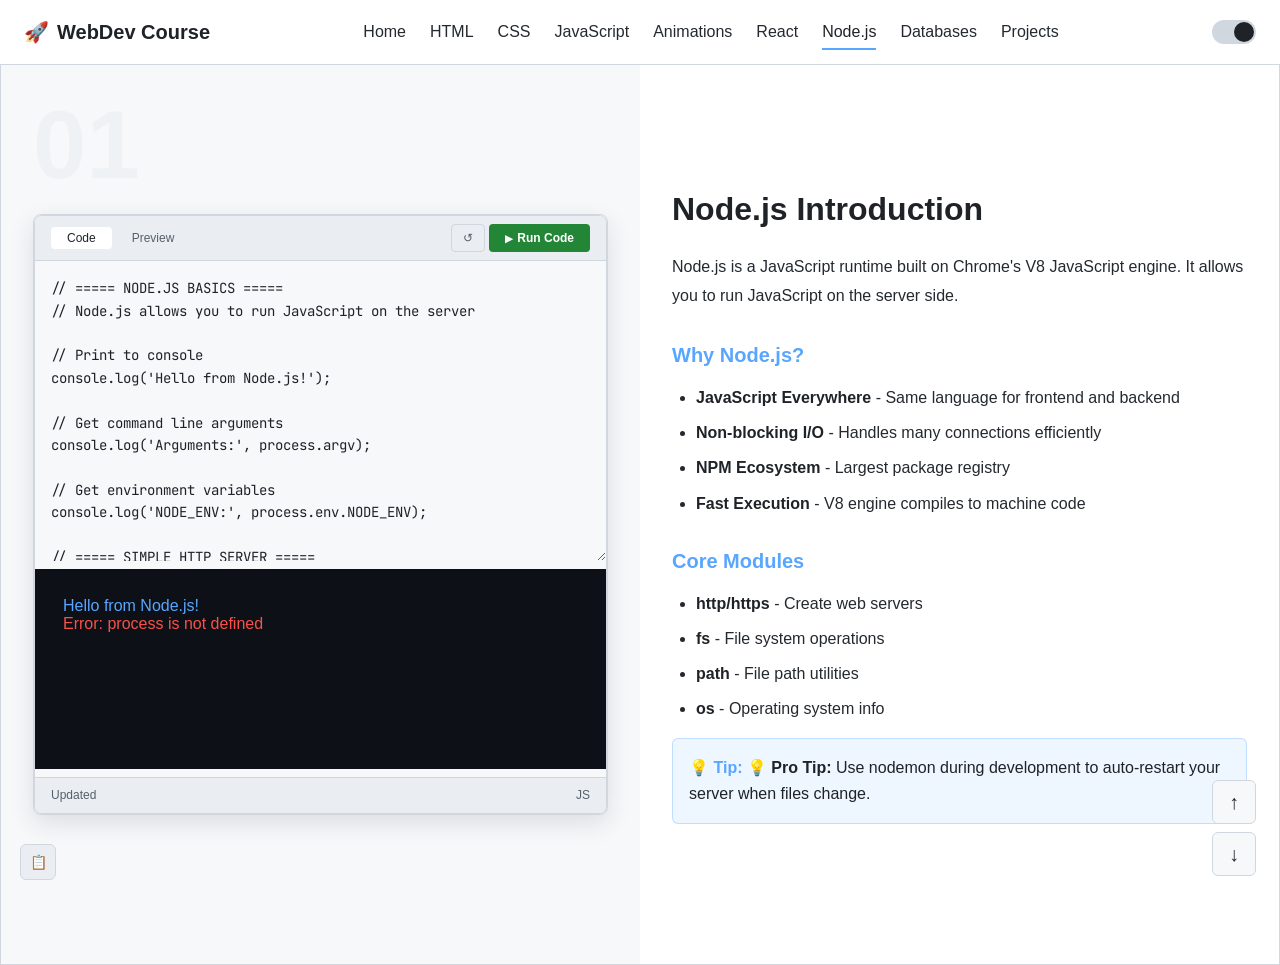
<file: nodejs-express.html>
<!DOCTYPE html>
<html lang="en">
<head>
  <meta charset="UTF-8">
  <meta name="viewport" content="width=device-width, initial-scale=1.0">
  <meta name="description" content="Learn Node.js and Express - Backend development">
  <title>Node.js & Express | Web Development Course</title>
  <link rel="stylesheet" href="css/style.css">
  <link rel="stylesheet" href="css/layouts.css">
  <link rel="stylesheet" href="css/editor.css">
  <link rel="preconnect" href="https://fonts.googleapis.com">
  <link href="https://fonts.googleapis.com/css2?family=JetBrains+Mono:wght@400;500;600&display=swap" rel="stylesheet">
</head>
<body>
  <div class="progress-indicator"><div class="progress-indicator-bar"></div></div>

  <nav class="navbar">
    <div class="navbar-content">
      <a href="index.html" class="logo"><span>🚀</span><span>WebDev Course</span></a>
      <ul class="nav-links">
        <li><a href="index.html">Home</a></li>
        <li><a href="html-masterclass.html">HTML</a></li>
        <li><a href="css-mastery.html">CSS</a></li>
        <li><a href="javascript-mastery.html">JavaScript</a></li>
        <li><a href="transitions-effects.html">Animations</a></li>
        <li><a href="react-fundamentals.html">React</a></li>
        <li><a href="nodejs-express.html" class="active">Node.js</a></li>
        <li><a href="databases.html">Databases</a></li>
        <li><a href="projects.html">Projects</a></li>
      </ul>
      <button class="theme-toggle" aria-label="Toggle dark mode"></button>
    </div>
  </nav>

  <button class="toc-toggle btn btn-icon" style="position: fixed; left: 20px; bottom: 20px; z-index: 100;">📋</button>
  <aside class="toc-sidebar">
    <div class="toc-title">Node.js Contents</div>
    <ul class="toc-list">
      <li class="toc-item"><a href="#section1" class="toc-link">Node.js Intro</a></li>
      <li class="toc-item"><a href="#section2" class="toc-link">Modules</a></li>
      <li class="toc-item"><a href="#section3" class="toc-link">File System</a></li>
      <li class="toc-item"><a href="#section4" class="toc-link">HTTP Server</a></li>
      <li class="toc-item"><a href="#section5" class="toc-link">Express Setup</a></li>
      <li class="toc-item"><a href="#section6" class="toc-link">Routing</a></li>
      <li class="toc-item"><a href="#section7" class="toc-link">Middleware</a></li>
      <li class="toc-item"><a href="#section8" class="toc-link">Template Engines</a></li>
      <li class="toc-item"><a href="#section9" class="toc-link">Static Files</a></li>
      <li class="toc-item"><a href="#section10" class="toc-link">Environment</a></li>
      <li class="toc-item"><a href="#section11" class="toc-link">Error Handling</a></li>
      <li class="toc-item"><a href="#section12" class="toc-link">Auth Basics</a></li>
    </ul>
  </aside>

  <div class="section-nav">
    <button class="nav-arrow up" title="Previous section">↑</button>
    <button class="nav-arrow down" title="Next section">↓</button>
  </div>

  <!-- SECTION 1: Node.js Introduction -->
  <section class="lesson-section" id="section1">
    <div class="panel panel-code">
      <div class="section-number">01</div>
      <div class="panel-content" style="width: 100%;">
        <div class="code-editor-container" data-editor="js">
          <div class="editor-header">
            <div class="editor-tabs">
              <button class="editor-tab active">JavaScript</button>
              <button class="editor-tab">Preview</button>
            </div>
            <div class="editor-actions">
              <button class="editor-btn copy-btn" title="Copy">📋</button>
              <button class="run-btn">Run Code</button>
            </div>
          </div>
          <div class="editor-body">
            <textarea class="code-input" spellcheck="false">// ===== NODE.JS BASICS =====
// Node.js allows you to run JavaScript on the server

// Print to console
console.log('Hello from Node.js!');

// Get command line arguments
console.log('Arguments:', process.argv);

// Get environment variables
console.log('NODE_ENV:', process.env.NODE_ENV);

// ===== SIMPLE HTTP SERVER =====
const http = require('http');

const server = http.createServer((req, res) => {
  res.statusCode = 200;
  res.setHeader('Content-Type', 'text/html');
  res.end('<h1>Hello World!</h1>');
});

// Uncomment to start server:
// server.listen(3000, () => {
//   console.log('Server running at http://localhost:3000/');
// });

// ===== OS MODULE =====
const os = require('os');

console.log('Platform:', os.platform());
console.log('Architecture:', os.arch());
console.log('Total Memory:', (os.totalmem() / 1024 / 1024 / 1024).toFixed(2), 'GB');
console.log('Free Memory:', (os.freemem() / 1024 / 1024 / 1024).toFixed(2), 'GB');

// ===== PATH MODULE =====
const path = require('path');

const filePath = '/home/user/documents/file.txt';
console.log('Directory:', path.dirname(filePath));
console.log('Filename:', path.basename(filePath));
console.log('Extension:', path.extname(filePath));
console.log('Join:', path.join(__dirname, 'folder', 'file.js'));

console.log('Node.js intro complete!');</textarea>
          </div>
          <div class="editor-footer">
            <span class="editor-info">Node.js Intro</span>
          </div>
        </div>
      </div>
    </div>
    <div class="panel panel-explanation">
      <div class="panel-content">
        <h2 class="section-title">Node.js Introduction</h2>
        <div class="section-description">
          <p>Node.js is a JavaScript runtime built on Chrome's V8 JavaScript engine. It allows you to run JavaScript on the server side.</p>
          
          <h3>Why Node.js?</h3>
          <ul>
            <li><strong>JavaScript Everywhere</strong> - Same language for frontend and backend</li>
            <li><strong>Non-blocking I/O</strong> - Handles many connections efficiently</li>
            <li><strong>NPM Ecosystem</strong> - Largest package registry</li>
            <li><strong>Fast Execution</strong> - V8 engine compiles to machine code</li>
          </ul>

          <h3>Core Modules</h3>
          <ul>
            <li><strong>http/https</strong> - Create web servers</li>
            <li><strong>fs</strong> - File system operations</li>
            <li><strong>path</strong> - File path utilities</li>
            <li><strong>os</strong> - Operating system info</li>
          </ul>

          <div class="tip-box">
            <strong>💡 Pro Tip:</strong> Use nodemon during development to auto-restart your server when files change.
          </div>
        </div>
      </div>
    </div>
  </section>

  <script src="js/theme.js"></script>
  <script src="js/editor.js"></script>
  <script src="js/main.js"></script>
</body>
</html>
</file>
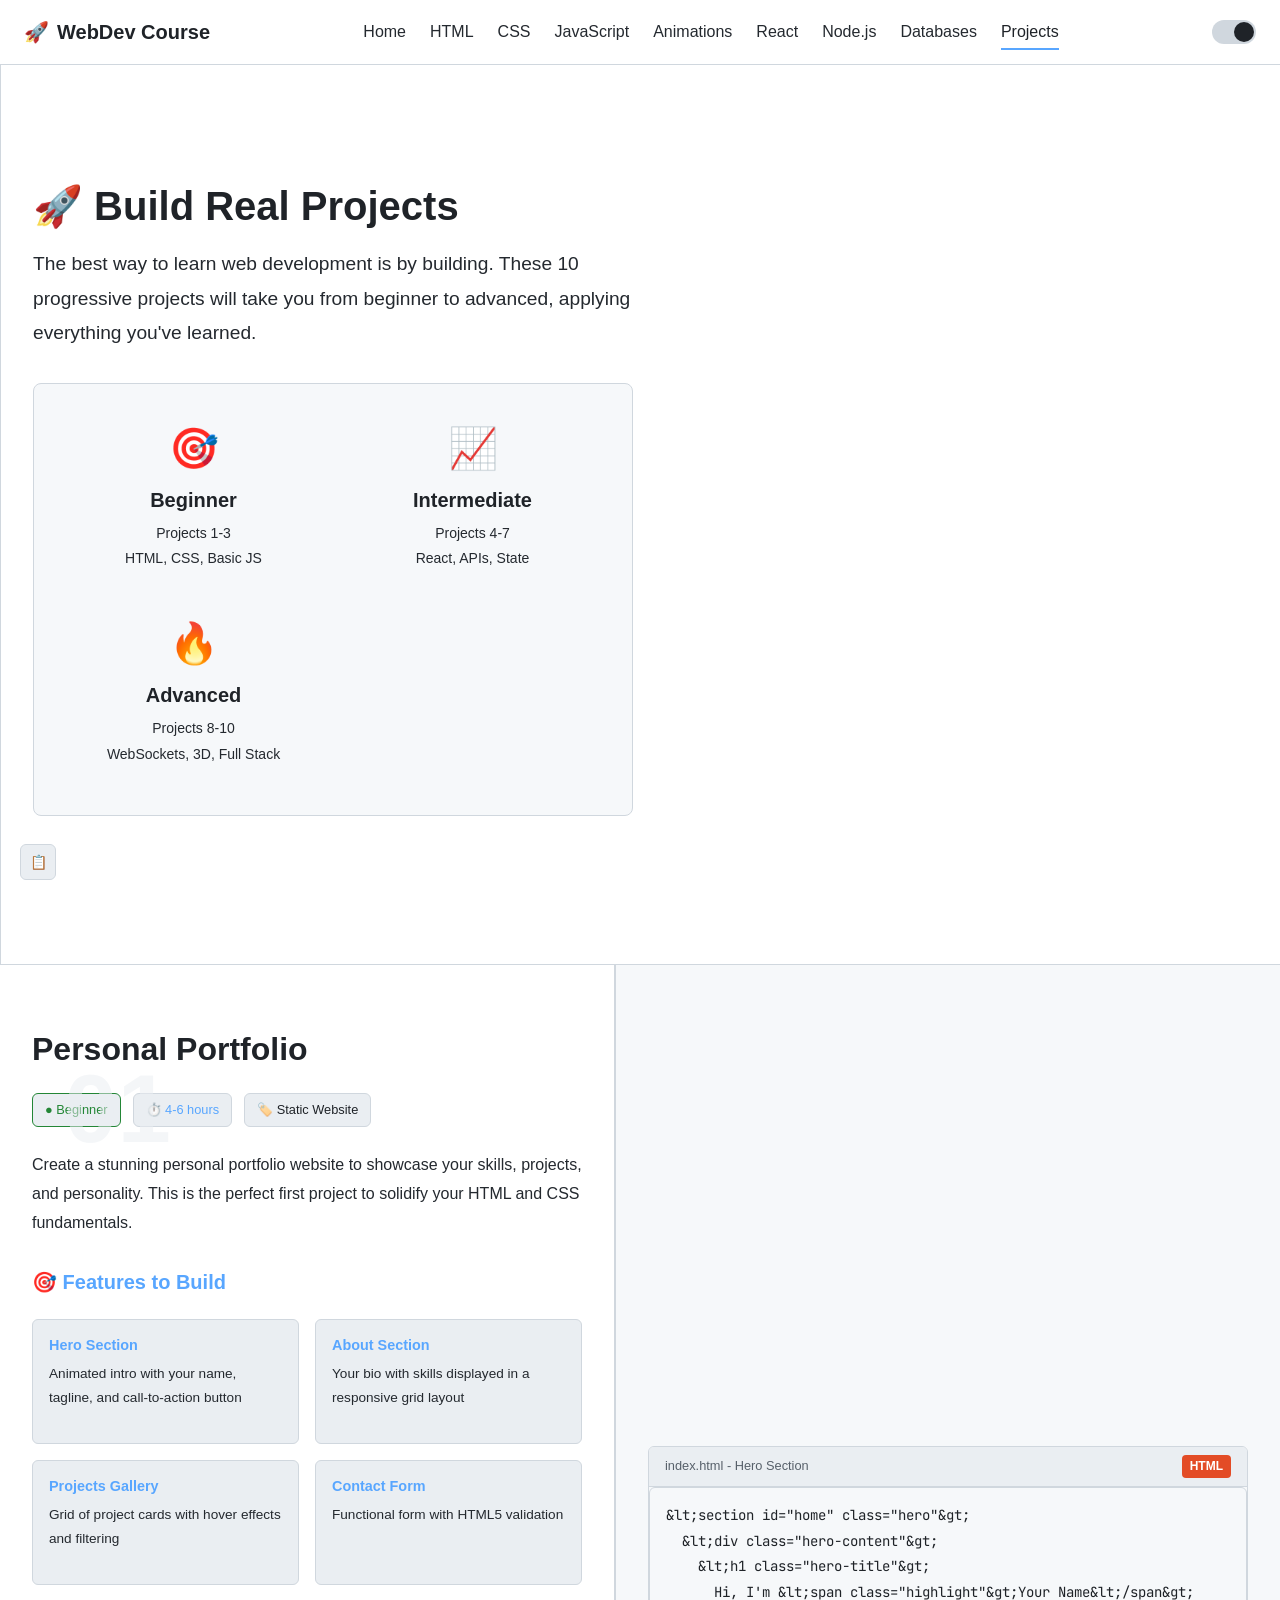
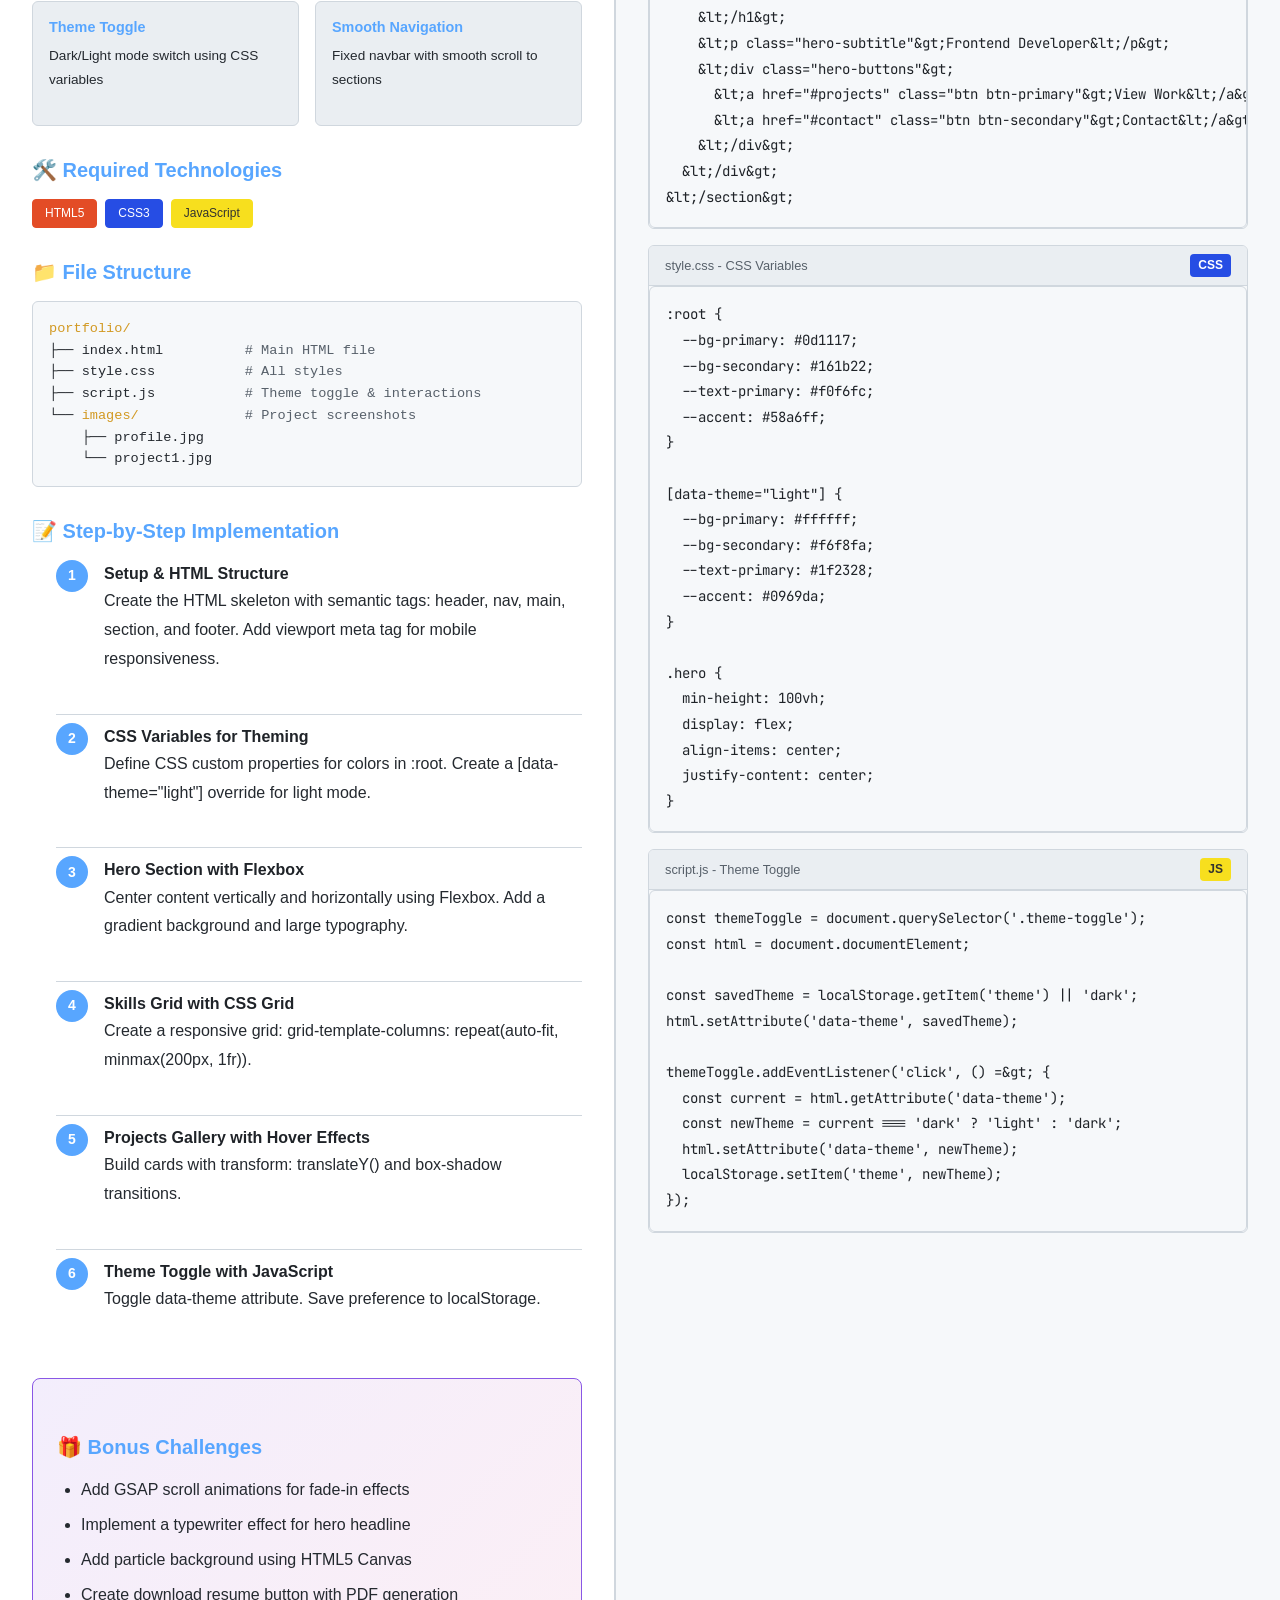
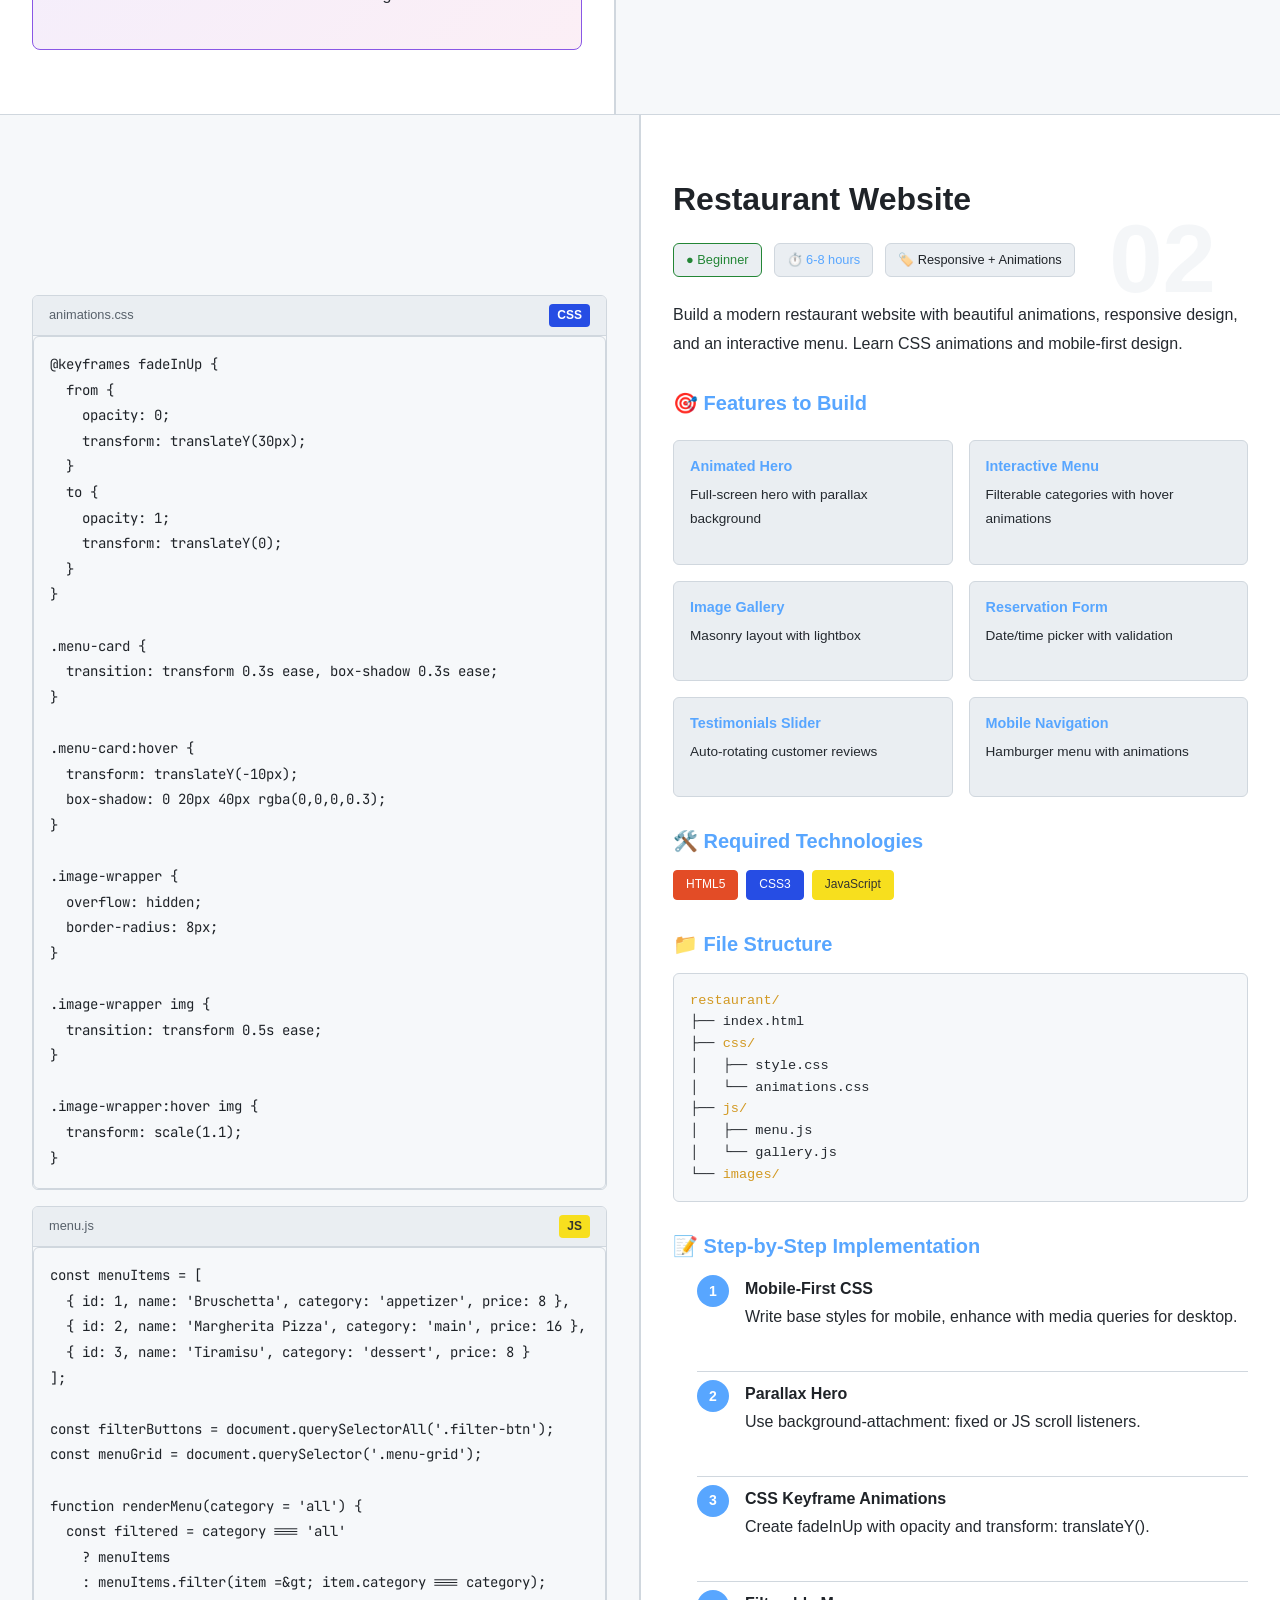
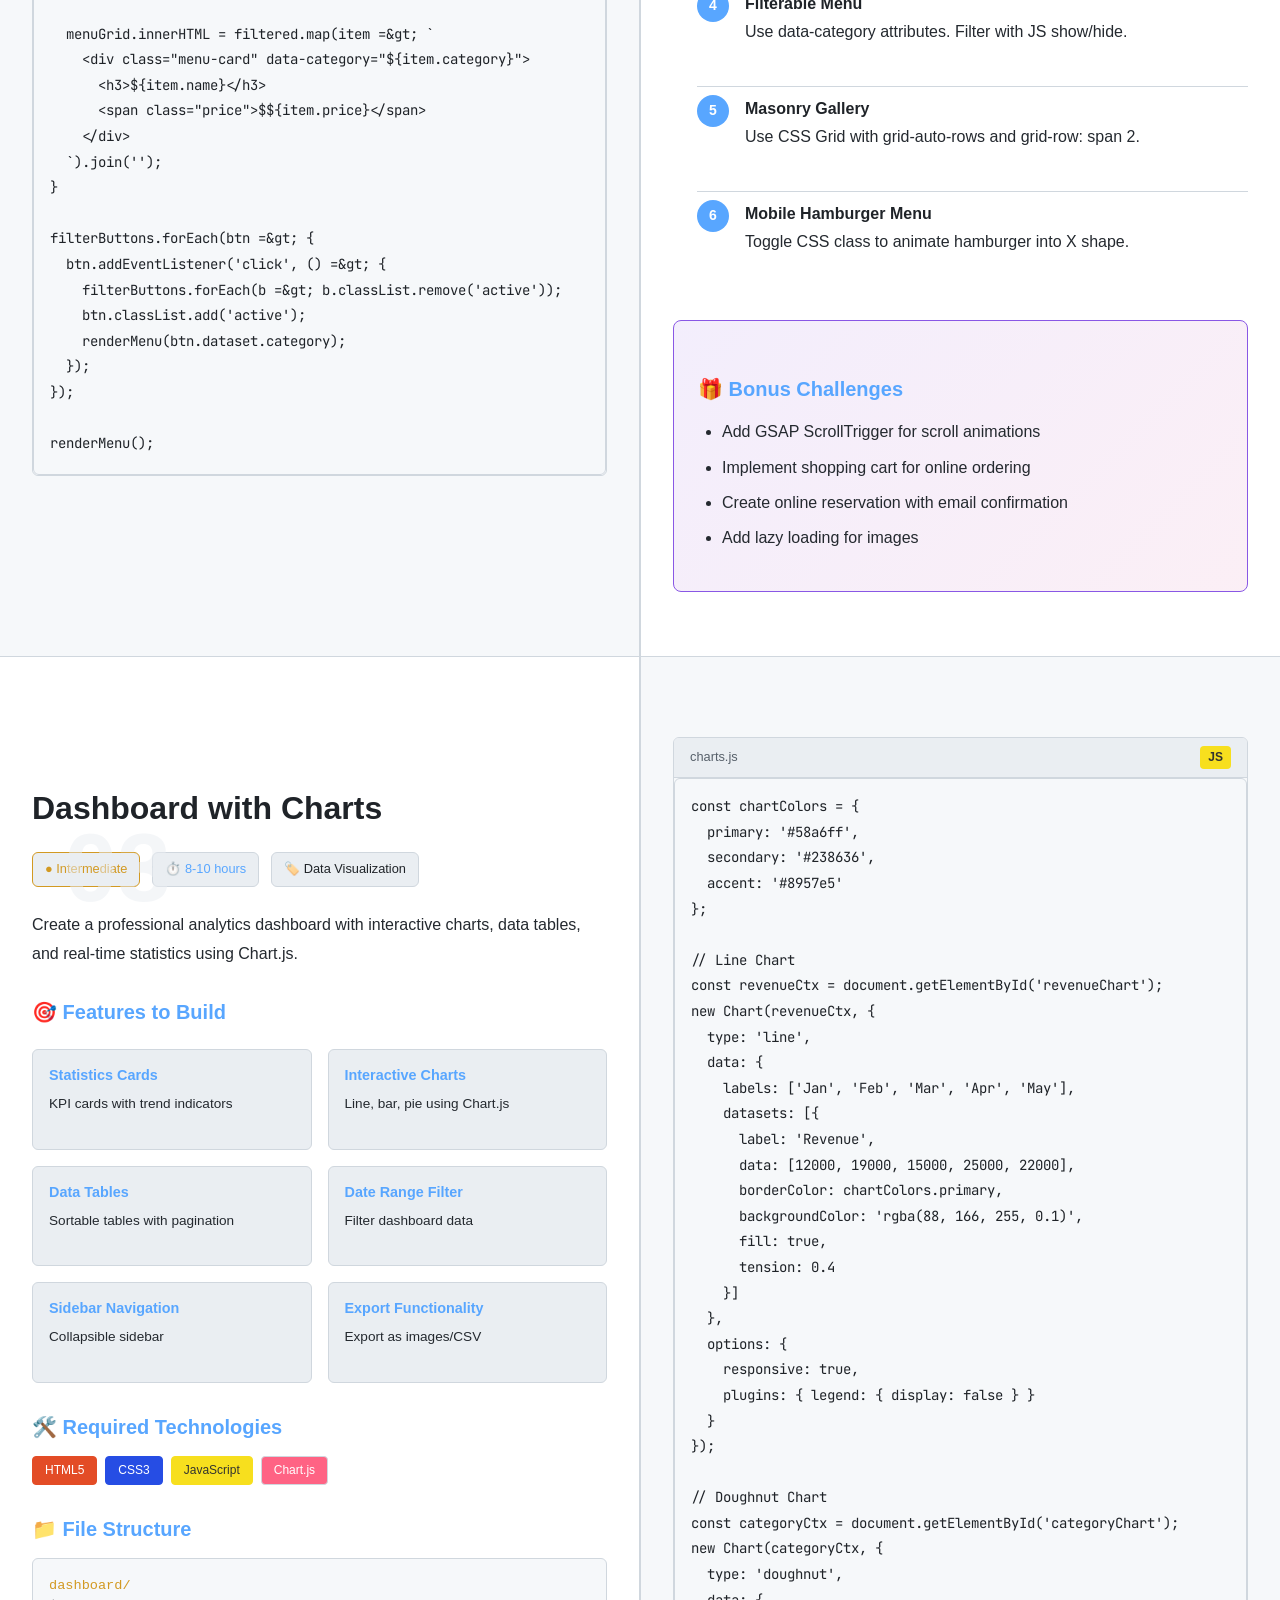
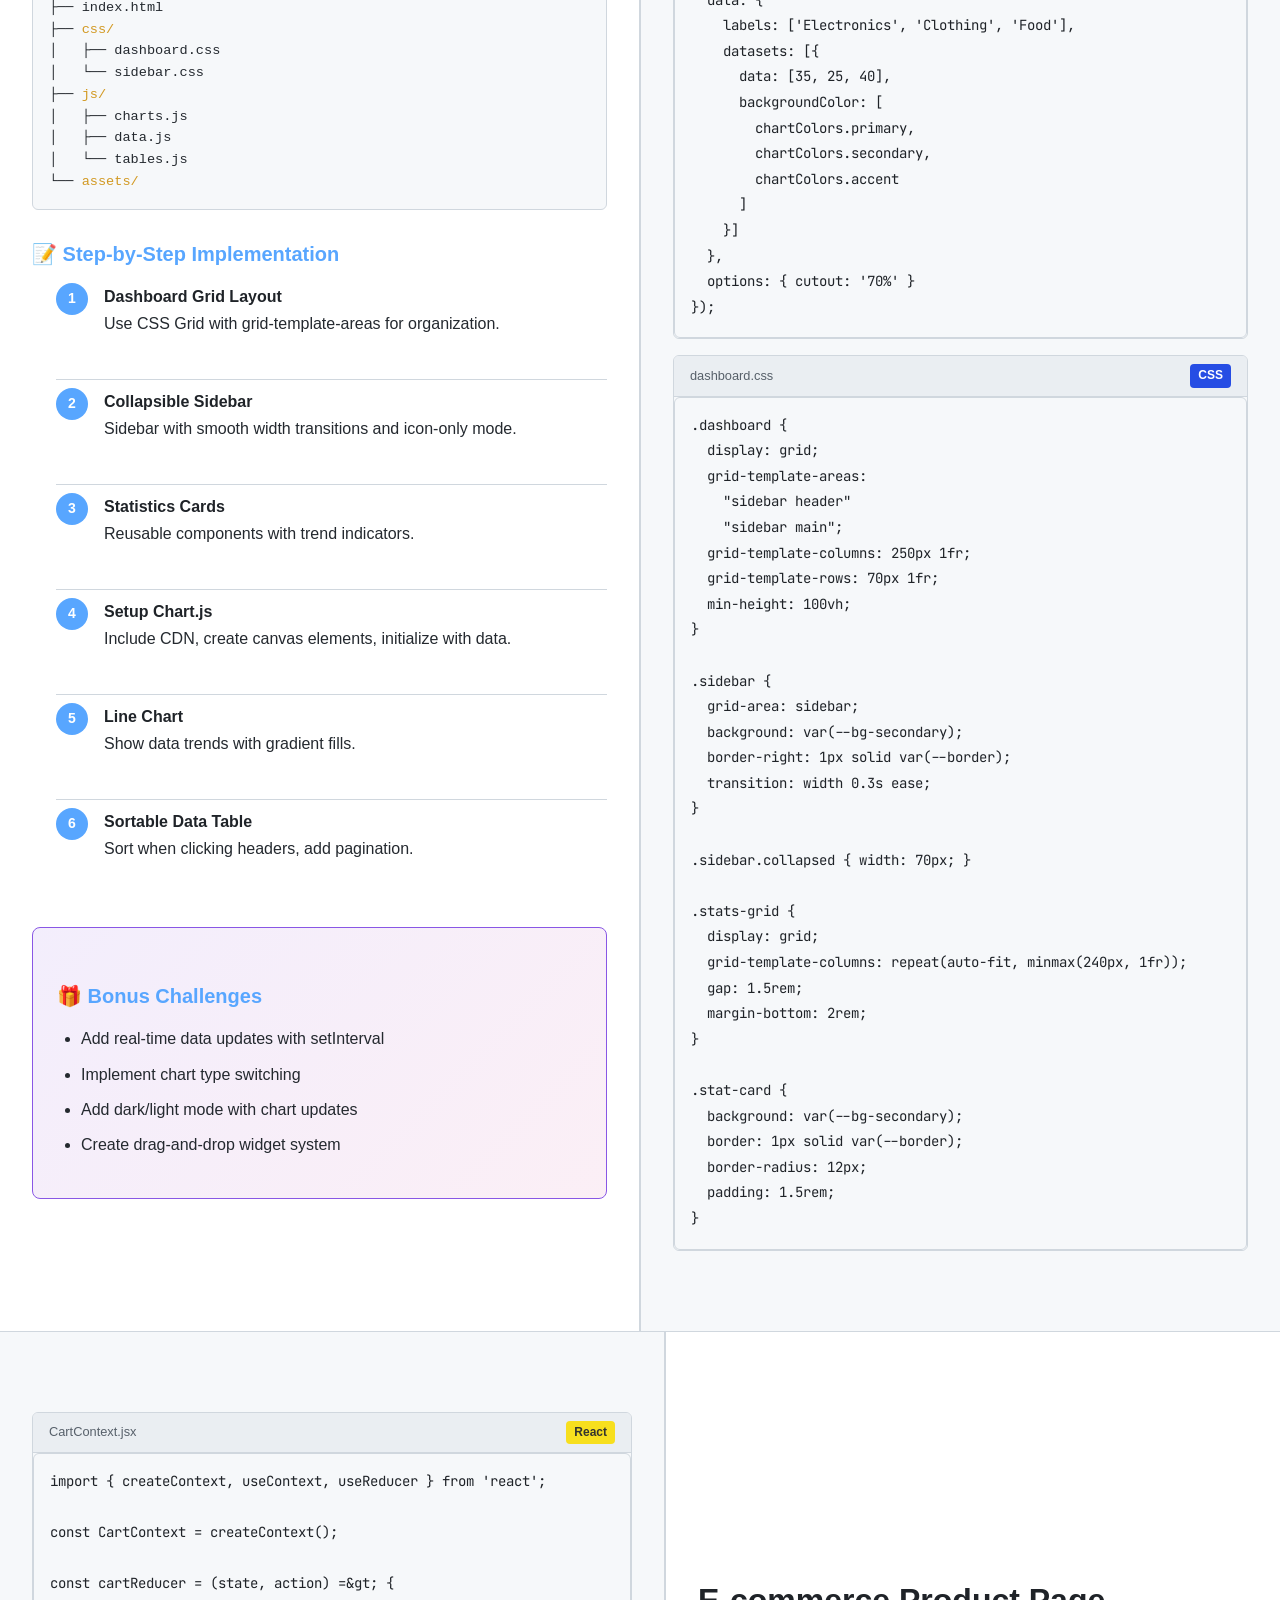
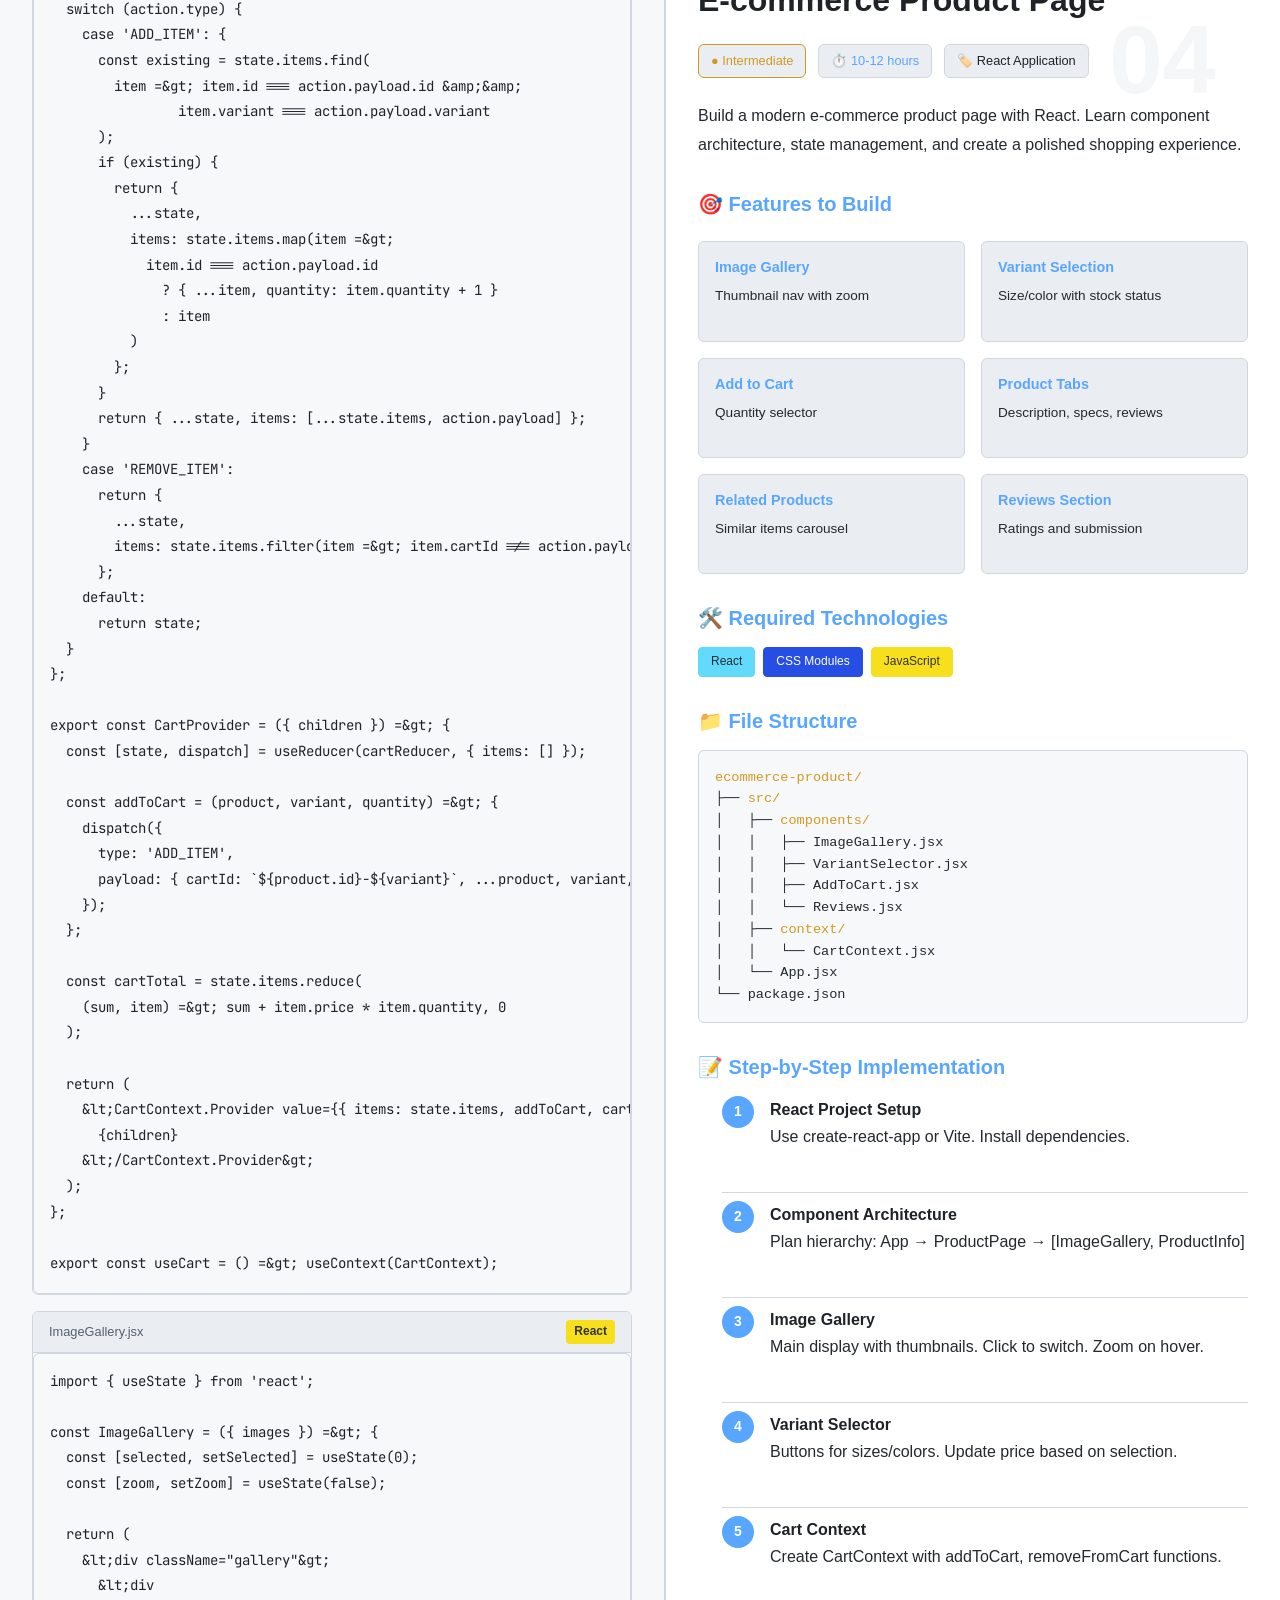
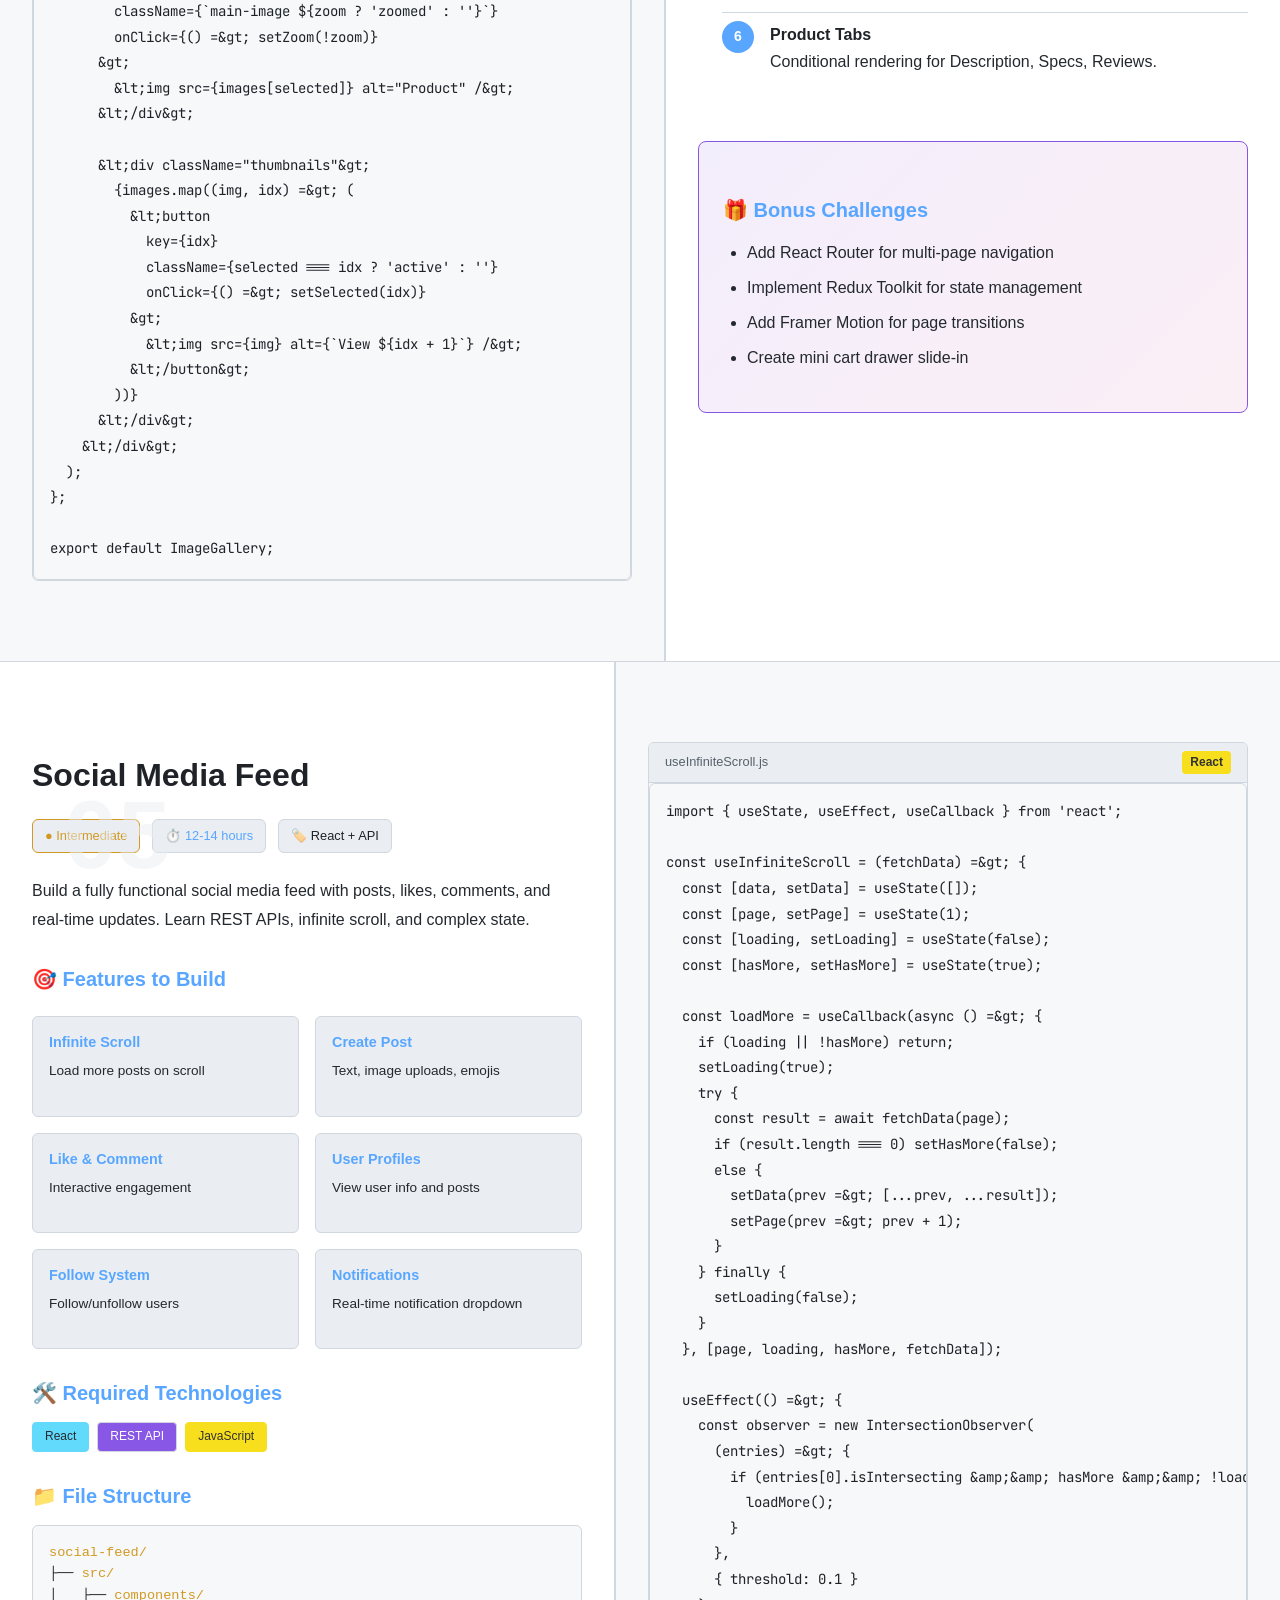
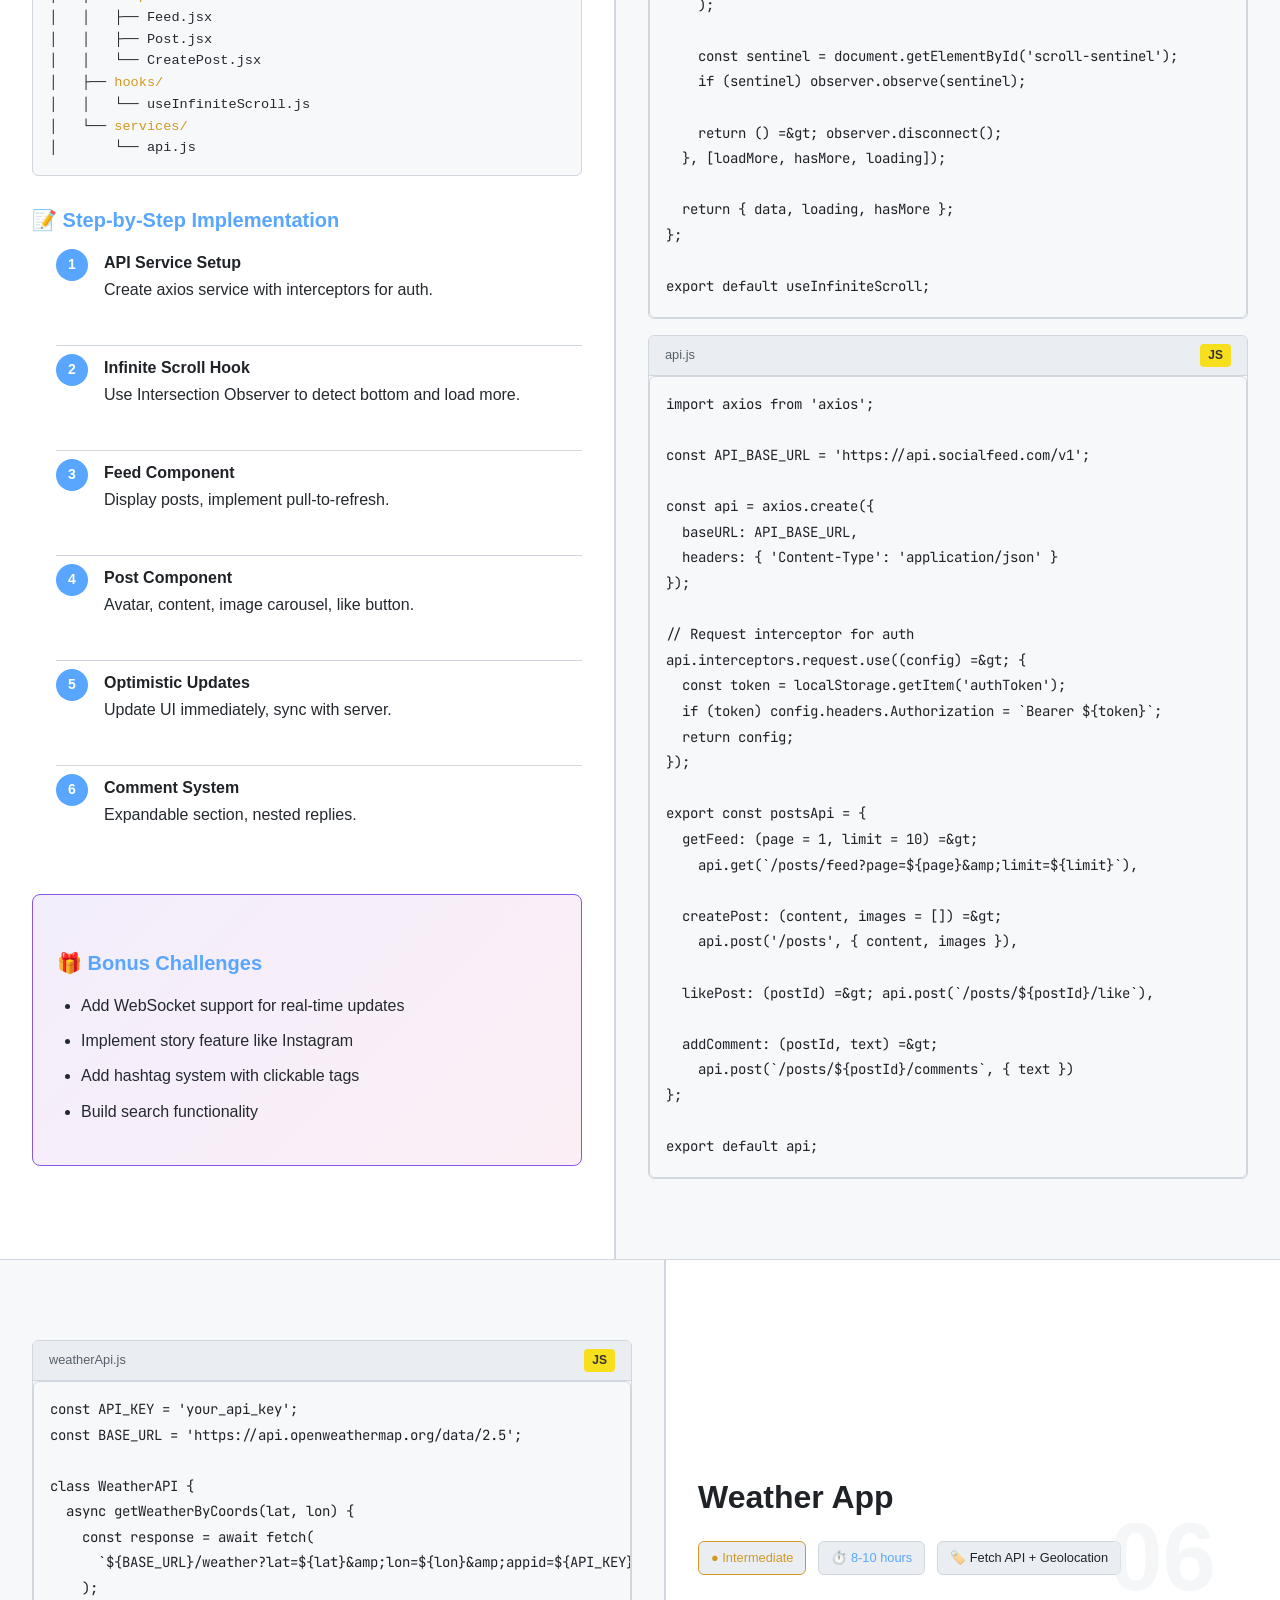
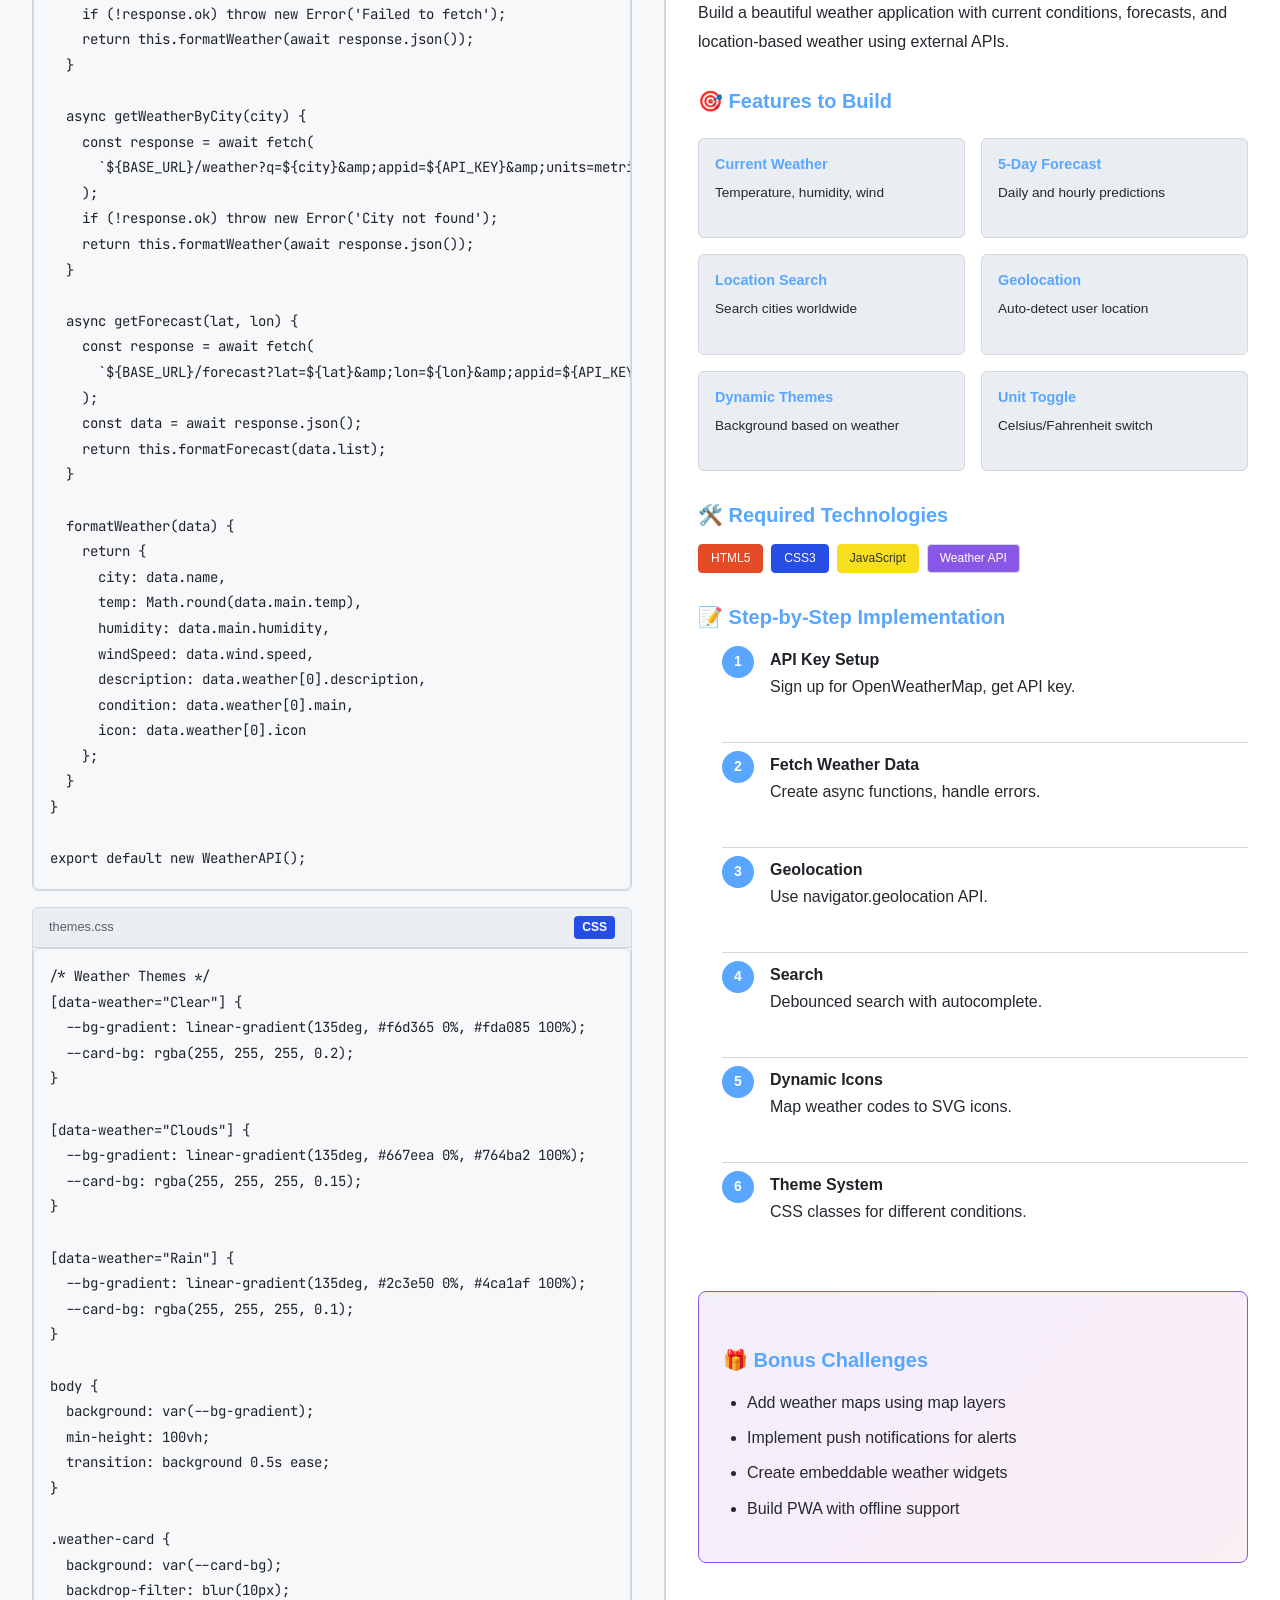
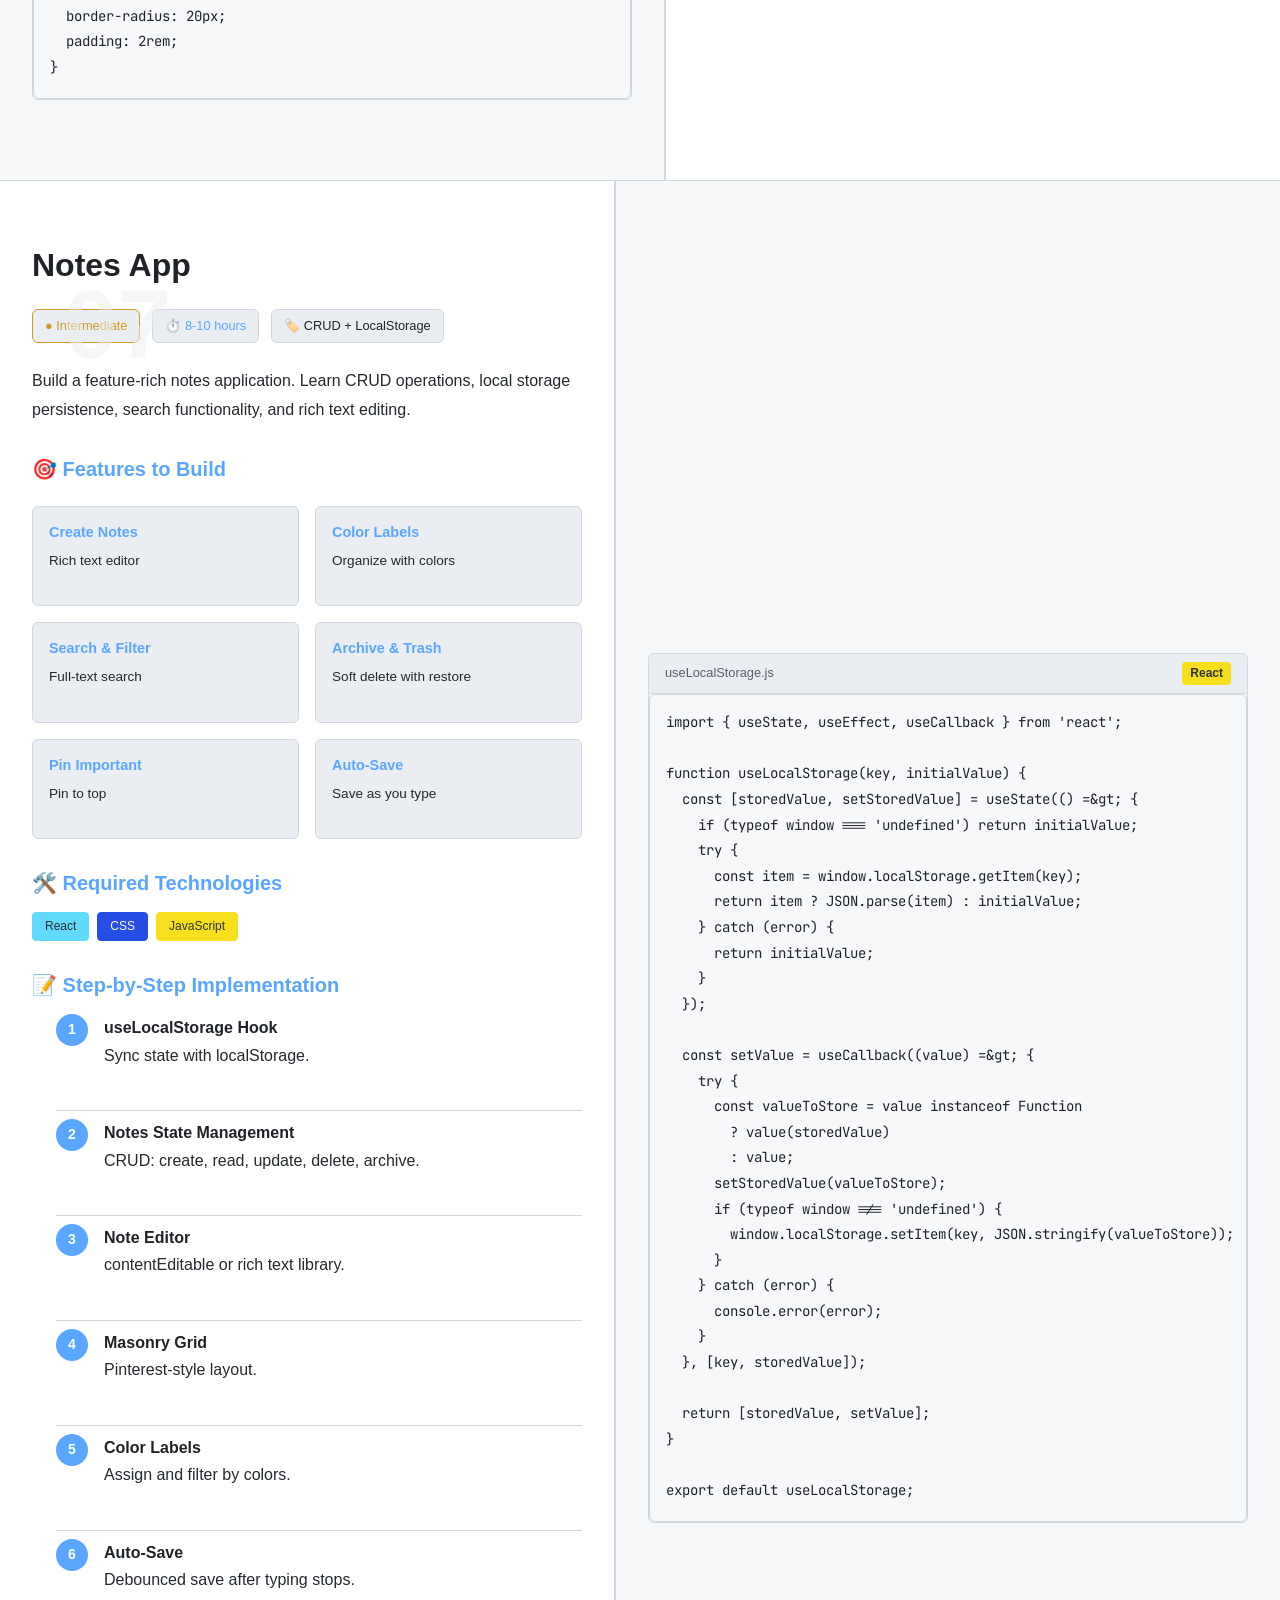
<file: projects.html>
<!DOCTYPE html>
<html lang="en">
<head>
  <meta charset="UTF-8">
  <meta name="viewport" content="width=device-width, initial-scale=1.0">
  <meta name="description" content="Build real-world projects to master web development">
  <title>Projects | Web Development Course</title>
  <link rel="stylesheet" href="css/style.css">
  <link rel="stylesheet" href="css/layouts.css">
  <link rel="stylesheet" href="css/editor.css">
  <link rel="preconnect" href="https://fonts.googleapis.com">
  <link href="https://fonts.googleapis.com/css2?family=JetBrains+Mono:wght@400;500;600&display=swap" rel="stylesheet">
  <style>
    /* Project-specific styles */
    .project-meta { display: flex; flex-wrap: wrap; gap: 0.75rem; margin-bottom: 1.5rem; }
    .meta-badge { display: inline-flex; align-items: center; gap: 0.5rem; padding: 0.375rem 0.75rem; font-size: 0.8rem; border-radius: var(--radius-md); background: var(--color-bg-tertiary); border: 1px solid var(--color-border); }
    .meta-badge.difficulty-beginner { border-color: var(--color-accent-green); color: var(--color-accent-green); }
    .meta-badge.difficulty-intermediate { border-color: var(--color-accent-yellow); color: var(--color-accent-yellow); }
    .meta-badge.difficulty-advanced { border-color: var(--color-accent-red); color: var(--color-accent-red); }
    .meta-badge.time { color: var(--color-accent-blue); }
    .features-grid { display: grid; grid-template-columns: repeat(auto-fit, minmax(250px, 1fr)); gap: 1rem; margin: 1.5rem 0; }
    .feature-card { background: var(--color-bg-tertiary); padding: 1rem; border-radius: var(--radius-md); border: 1px solid var(--color-border); }
    .feature-card h4 { margin: 0 0 0.5rem 0; font-size: 0.9rem; color: var(--color-accent-blue); }
    .feature-card p { margin: 0; font-size: 0.85rem; color: var(--color-text-muted); }
    .steps-list { counter-reset: step; list-style: none; padding: 0; }
    .steps-list li { position: relative; padding-left: 3rem; margin-bottom: 1.5rem; padding-bottom: 1.5rem; border-bottom: 1px solid var(--color-border); }
    .steps-list li:last-child { border-bottom: none; }
    .steps-list li::before { counter-increment: step; content: counter(step); position: absolute; left: 0; top: 0; width: 2rem; height: 2rem; background: var(--color-accent-blue); color: white; border-radius: 50%; display: flex; align-items: center; justify-content: center; font-weight: 600; font-size: 0.875rem; }
    .file-structure { background: var(--color-code-bg); border: 1px solid var(--color-border); border-radius: var(--radius-md); padding: 1rem; font-family: var(--font-mono); font-size: 0.85rem; margin: 1rem 0; overflow-x: auto; }
    .file-structure pre { margin: 0; background: transparent; padding: 0; border: none; }
    .folder { color: var(--color-accent-yellow); }
    .file { color: var(--color-text-secondary); }
    .comment { color: var(--color-text-muted); }
    .bonus-challenges { background: linear-gradient(135deg, rgba(137, 87, 229, 0.1), rgba(219, 97, 162, 0.1)); border: 1px solid var(--color-accent-purple); border-radius: var(--radius-lg); padding: 1.5rem; margin-top: 1.5rem; }
    .bonus-challenges h3 { color: var(--color-accent-purple); margin-top: 0; }
    .tech-stack { display: flex; flex-wrap: wrap; gap: 0.5rem; margin: 1rem 0; }
    .tech-tag { padding: 0.25rem 0.75rem; font-size: 0.75rem; border-radius: var(--radius-sm); background: var(--color-bg-tertiary); border: 1px solid var(--color-border); color: var(--color-text-secondary); }
    .tech-tag.html { background: #e34c26; color: white; border-color: #e34c26; }
    .tech-tag.css { background: #264de4; color: white; border-color: #264de4; }
    .tech-tag.js { background: #f7df1e; color: #323330; border-color: #f7df1e; }
    .tech-tag.react { background: #61dafb; color: #282c34; border-color: #61dafb; }
    .tech-tag.node { background: #339933; color: white; border-color: #339933; }
    .tech-tag.mongo { background: #47a248; color: white; border-color: #47a248; }
    .tech-tag.api { background: var(--color-accent-purple); color: white; }
    .tech-tag.chart { background: #ff6384; color: white; }
    .tech-tag.three { background: white; color: black; }
    .tech-tag.socket { background: #010101; color: white; }
    .code-block { background: var(--color-code-bg); border: 1px solid var(--color-border); border-radius: var(--radius-md); overflow: hidden; margin: 1rem 0; }
    .code-block-header { background: var(--color-bg-tertiary); padding: 0.5rem 1rem; font-size: 0.8rem; color: var(--color-text-muted); border-bottom: 1px solid var(--color-border); display: flex; justify-content: space-between; align-items: center; }
    .code-block pre { margin: 0; padding: 1rem; background: transparent; overflow-x: auto; }
    .code-block code { background: transparent; padding: 0; }
    .level-indicator { display: inline-flex; align-items: center; gap: 0.5rem; padding: 0.5rem 1rem; border-radius: var(--radius-md); font-size: 0.875rem; font-weight: 600; }
    .level-beginner { background: rgba(35, 134, 54, 0.2); color: var(--color-accent-green); }
    .level-intermediate { background: rgba(210, 153, 34, 0.2); color: var(--color-accent-yellow); }
    .level-advanced { background: rgba(218, 54, 51, 0.2); color: var(--color-accent-red); }
    .project-intro { display: grid; grid-template-columns: repeat(auto-fit, minmax(250px, 1fr)); gap: 1.5rem; margin: 2rem 0; padding: 2rem; background: var(--color-bg-secondary); border-radius: var(--radius-lg); border: 1px solid var(--color-border); }
    .intro-card { text-align: center; }
    .intro-card .icon { font-size: 2.5rem; margin-bottom: 0.5rem; }
    .intro-card h4 { margin: 0.5rem 0; }
    .intro-card p { font-size: 0.875rem; color: var(--color-text-muted); margin: 0; }
  </style>
</head>
<body>
  <!-- Progress Bar -->
  <div class="progress-indicator">
    <div class="progress-indicator-bar"></div>
  </div>

  <!-- Navigation -->
  <nav class="navbar">
    <div class="navbar-content">
      <a href="index.html" class="logo">
        <span>🚀</span>
        <span>WebDev Course</span>
      </a>
      <ul class="nav-links">
        <li><a href="index.html">Home</a></li>
        <li><a href="html-masterclass.html">HTML</a></li>
        <li><a href="css-mastery.html">CSS</a></li>
        <li><a href="javascript-mastery.html">JavaScript</a></li>
        <li><a href="transitions-effects.html">Animations</a></li>
        <li><a href="react-fundamentals.html">React</a></li>
        <li><a href="nodejs-express.html">Node.js</a></li>
        <li><a href="databases.html">Databases</a></li>
        <li><a href="projects.html" class="active">Projects</a></li>
      </ul>
      <button class="theme-toggle" aria-label="Toggle dark mode"></button>
    </div>
  </nav>

  <!-- Table of Contents Sidebar -->
  <button class="toc-toggle btn btn-icon" style="position: fixed; left: 20px; bottom: 20px; z-index: 100;">📋</button>
  <aside class="toc-sidebar">
    <div class="toc-title">Projects</div>
    <ul class="toc-list">
      <li class="toc-item"><a href="#hero" class="toc-link">Overview</a></li>
      <li class="toc-item"><a href="#project1" class="toc-link">1. Personal Portfolio</a></li>
      <li class="toc-item"><a href="#project2" class="toc-link">2. Restaurant Website</a></li>
      <li class="toc-item"><a href="#project3" class="toc-link">3. Dashboard</a></li>
      <li class="toc-item"><a href="#project4" class="toc-link">4. E-commerce Page</a></li>
      <li class="toc-item"><a href="#project5" class="toc-link">5. Social Feed</a></li>
      <li class="toc-item"><a href="#project6" class="toc-link">6. Weather App</a></li>
      <li class="toc-item"><a href="#project7" class="toc-link">7. Notes App</a></li>
      <li class="toc-item"><a href="#project8" class="toc-link">8. Chat Interface</a></li>
      <li class="toc-item"><a href="#project9" class="toc-link">9. 3D Landing Page</a></li>
      <li class="toc-item"><a href="#project10" class="toc-link">10. Full E-commerce</a></li>
    </ul>
  </aside>

  <!-- Hero Section -->
  <section class="lesson-section" id="hero">
    <div class="panel panel-explanation" style="width: 100%;">
      <div class="panel-content">
        <h1 class="section-title">🚀 Build Real Projects</h1>
        <div class="section-description">
          <p style="font-size: 1.2rem;">The best way to learn web development is by building. These 10 progressive projects will take you from beginner to advanced, applying everything you've learned.</p>
          
          <div class="project-intro">
            <div class="intro-card">
              <div class="icon">🎯</div>
              <h4>Beginner</h4>
              <p>Projects 1-3<br>HTML, CSS, Basic JS</p>
            </div>
            <div class="intro-card">
              <div class="icon">📈</div>
              <h4>Intermediate</h4>
              <p>Projects 4-7<br>React, APIs, State</p>
            </div>
            <div class="intro-card">
              <div class="icon">🔥</div>
              <h4>Advanced</h4>
              <p>Projects 8-10<br>WebSockets, 3D, Full Stack</p>
            </div>
          </div>
        </div>
      </div>
    </div>
  </section>

  <!-- PROJECT 1: Personal Portfolio (Beginner) -->
  <section class="lesson-section" id="project1">
    <div class="panel panel-explanation">
      <div class="panel-content">
        <div class="section-number">01</div>
        <h2 class="section-title">Personal Portfolio</h2>
        
        <div class="project-meta">
          <span class="meta-badge difficulty-beginner">● Beginner</span>
          <span class="meta-badge time">⏱️ 4-6 hours</span>
          <span class="meta-badge">🏷️ Static Website</span>
        </div>

        <p>Create a stunning personal portfolio website to showcase your skills, projects, and personality. This is the perfect first project to solidify your HTML and CSS fundamentals.</p>

        <h3>🎯 Features to Build</h3>
        <div class="features-grid">
          <div class="feature-card">
            <h4>Hero Section</h4>
            <p>Animated intro with your name, tagline, and call-to-action button</p>
          </div>
          <div class="feature-card">
            <h4>About Section</h4>
            <p>Your bio with skills displayed in a responsive grid layout</p>
          </div>
          <div class="feature-card">
            <h4>Projects Gallery</h4>
            <p>Grid of project cards with hover effects and filtering</p>
          </div>
          <div class="feature-card">
            <h4>Contact Form</h4>
            <p>Functional form with HTML5 validation</p>
          </div>
          <div class="feature-card">
            <h4>Theme Toggle</h4>
            <p>Dark/Light mode switch using CSS variables</p>
          </div>
          <div class="feature-card">
            <h4>Smooth Navigation</h4>
            <p>Fixed navbar with smooth scroll to sections</p>
          </div>
        </div>

        <h3>🛠️ Required Technologies</h3>
        <div class="tech-stack">
          <span class="tech-tag html">HTML5</span>
          <span class="tech-tag css">CSS3</span>
          <span class="tech-tag js">JavaScript</span>
        </div>

        <h3>📁 File Structure</h3>
        <div class="file-structure">
          <pre>
<span class="folder">portfolio/</span>
├── <span class="file">index.html</span>          <span class="comment"># Main HTML file</span>
├── <span class="file">style.css</span>           <span class="comment"># All styles</span>
├── <span class="file">script.js</span>           <span class="comment"># Theme toggle & interactions</span>
└── <span class="folder">images/</span>             <span class="comment"># Project screenshots</span>
    ├── <span class="file">profile.jpg</span>
    └── <span class="file">project1.jpg</span></pre>
        </div>

        <h3>📝 Step-by-Step Implementation</h3>
        <ol class="steps-list">
          <li>
            <strong>Setup & HTML Structure</strong>
            <p>Create the HTML skeleton with semantic tags: header, nav, main, section, and footer. Add viewport meta tag for mobile responsiveness.</p>
          </li>
          <li>
            <strong>CSS Variables for Theming</strong>
            <p>Define CSS custom properties for colors in :root. Create a [data-theme="light"] override for light mode.</p>
          </li>
          <li>
            <strong>Hero Section with Flexbox</strong>
            <p>Center content vertically and horizontally using Flexbox. Add a gradient background and large typography.</p>
          </li>
          <li>
            <strong>Skills Grid with CSS Grid</strong>
            <p>Create a responsive grid: grid-template-columns: repeat(auto-fit, minmax(200px, 1fr)).</p>
          </li>
          <li>
            <strong>Projects Gallery with Hover Effects</strong>
            <p>Build cards with transform: translateY() and box-shadow transitions.</p>
          </li>
          <li>
            <strong>Theme Toggle with JavaScript</strong>
            <p>Toggle data-theme attribute. Save preference to localStorage.</p>
          </li>
        </ol>

        <div class="bonus-challenges">
          <h3>🎁 Bonus Challenges</h3>
          <ul>
            <li>Add GSAP scroll animations for fade-in effects</li>
            <li>Implement a typewriter effect for hero headline</li>
            <li>Add particle background using HTML5 Canvas</li>
            <li>Create download resume button with PDF generation</li>
          </ul>
        </div>
      </div>
    </div>
    <div class="panel panel-code">
      <div class="panel-content" style="width: 100%;">
        <div class="code-block">
          <div class="code-block-header">
            <span>index.html - Hero Section</span>
            <span class="badge badge-html">HTML</span>
          </div>
          <pre><code>&lt;section id="home" class="hero"&gt;
  &lt;div class="hero-content"&gt;
    &lt;h1 class="hero-title"&gt;
      Hi, I'm &lt;span class="highlight"&gt;Your Name&lt;/span&gt;
    &lt;/h1&gt;
    &lt;p class="hero-subtitle"&gt;Frontend Developer&lt;/p&gt;
    &lt;div class="hero-buttons"&gt;
      &lt;a href="#projects" class="btn btn-primary"&gt;View Work&lt;/a&gt;
      &lt;a href="#contact" class="btn btn-secondary"&gt;Contact&lt;/a&gt;
    &lt;/div&gt;
  &lt;/div&gt;
&lt;/section&gt;</code></pre>
        </div>

        <div class="code-block">
          <div class="code-block-header">
            <span>style.css - CSS Variables</span>
            <span class="badge badge-css">CSS</span>
          </div>
          <pre><code>:root {
  --bg-primary: #0d1117;
  --bg-secondary: #161b22;
  --text-primary: #f0f6fc;
  --accent: #58a6ff;
}

[data-theme="light"] {
  --bg-primary: #ffffff;
  --bg-secondary: #f6f8fa;
  --text-primary: #1f2328;
  --accent: #0969da;
}

.hero {
  min-height: 100vh;
  display: flex;
  align-items: center;
  justify-content: center;
}</code></pre>
        </div>

        <div class="code-block">
          <div class="code-block-header">
            <span>script.js - Theme Toggle</span>
            <span class="badge badge-js">JS</span>
          </div>
          <pre><code>const themeToggle = document.querySelector('.theme-toggle');
const html = document.documentElement;

const savedTheme = localStorage.getItem('theme') || 'dark';
html.setAttribute('data-theme', savedTheme);

themeToggle.addEventListener('click', () => {
  const current = html.getAttribute('data-theme');
  const newTheme = current === 'dark' ? 'light' : 'dark';
  html.setAttribute('data-theme', newTheme);
  localStorage.setItem('theme', newTheme);
});</code></pre>
        </div>
      </div>
    </div>
  </section>

  <!-- PROJECT 2: Restaurant Website (Beginner) -->
  <section class="lesson-section" id="project2">
    <div class="panel panel-explanation">
      <div class="panel-content">
        <div class="section-number">02</div>
        <h2 class="section-title">Restaurant Website</h2>
        
        <div class="project-meta">
          <span class="meta-badge difficulty-beginner">● Beginner</span>
          <span class="meta-badge time">⏱️ 6-8 hours</span>
          <span class="meta-badge">🏷️ Responsive + Animations</span>
        </div>

        <p>Build a modern restaurant website with beautiful animations, responsive design, and an interactive menu. Learn CSS animations and mobile-first design.</p>

        <h3>🎯 Features to Build</h3>
        <div class="features-grid">
          <div class="feature-card"><h4>Animated Hero</h4><p>Full-screen hero with parallax background</p></div>
          <div class="feature-card"><h4>Interactive Menu</h4><p>Filterable categories with hover animations</p></div>
          <div class="feature-card"><h4>Image Gallery</h4><p>Masonry layout with lightbox</p></div>
          <div class="feature-card"><h4>Reservation Form</h4><p>Date/time picker with validation</p></div>
          <div class="feature-card"><h4>Testimonials Slider</h4><p>Auto-rotating customer reviews</p></div>
          <div class="feature-card"><h4>Mobile Navigation</h4><p>Hamburger menu with animations</p></div>
        </div>

        <h3>🛠️ Required Technologies</h3>
        <div class="tech-stack">
          <span class="tech-tag html">HTML5</span>
          <span class="tech-tag css">CSS3</span>
          <span class="tech-tag js">JavaScript</span>
        </div>

        <h3>📁 File Structure</h3>
        <div class="file-structure">
          <pre>
<span class="folder">restaurant/</span>
├── <span class="file">index.html</span>
├── <span class="folder">css/</span>
│   ├── <span class="file">style.css</span>
│   └── <span class="file">animations.css</span>
├── <span class="folder">js/</span>
│   ├── <span class="file">menu.js</span>
│   └── <span class="file">gallery.js</span>
└── <span class="folder">images/</span></pre>
        </div>

        <h3>📝 Step-by-Step Implementation</h3>
        <ol class="steps-list">
          <li><strong>Mobile-First CSS</strong><p>Write base styles for mobile, enhance with media queries for desktop.</p></li>
          <li><strong>Parallax Hero</strong><p>Use background-attachment: fixed or JS scroll listeners.</p></li>
          <li><strong>CSS Keyframe Animations</strong><p>Create fadeInUp with opacity and transform: translateY().</p></li>
          <li><strong>Filterable Menu</strong><p>Use data-category attributes. Filter with JS show/hide.</p></li>
          <li><strong>Masonry Gallery</strong><p>Use CSS Grid with grid-auto-rows and grid-row: span 2.</p></li>
          <li><strong>Mobile Hamburger Menu</strong><p>Toggle CSS class to animate hamburger into X shape.</p></li>
        </ol>

        <div class="bonus-challenges">
          <h3>🎁 Bonus Challenges</h3>
          <ul>
            <li>Add GSAP ScrollTrigger for scroll animations</li>
            <li>Implement shopping cart for online ordering</li>
            <li>Create online reservation with email confirmation</li>
            <li>Add lazy loading for images</li>
          </ul>
        </div>
      </div>
    </div>
    <div class="panel panel-code">
      <div class="panel-content" style="width: 100%;">
        <div class="code-block">
          <div class="code-block-header"><span>animations.css</span><span class="badge badge-css">CSS</span></div>
          <pre><code>@keyframes fadeInUp {
  from {
    opacity: 0;
    transform: translateY(30px);
  }
  to {
    opacity: 1;
    transform: translateY(0);
  }
}

.menu-card {
  transition: transform 0.3s ease, box-shadow 0.3s ease;
}

.menu-card:hover {
  transform: translateY(-10px);
  box-shadow: 0 20px 40px rgba(0,0,0,0.3);
}

.image-wrapper {
  overflow: hidden;
  border-radius: 8px;
}

.image-wrapper img {
  transition: transform 0.5s ease;
}

.image-wrapper:hover img {
  transform: scale(1.1);
}</code></pre>
        </div>

        <div class="code-block">
          <div class="code-block-header"><span>menu.js</span><span class="badge badge-js">JS</span></div>
          <pre><code>const menuItems = [
  { id: 1, name: 'Bruschetta', category: 'appetizer', price: 8 },
  { id: 2, name: 'Margherita Pizza', category: 'main', price: 16 },
  { id: 3, name: 'Tiramisu', category: 'dessert', price: 8 }
];

const filterButtons = document.querySelectorAll('.filter-btn');
const menuGrid = document.querySelector('.menu-grid');

function renderMenu(category = 'all') {
  const filtered = category === 'all' 
    ? menuItems 
    : menuItems.filter(item => item.category === category);
  
  menuGrid.innerHTML = filtered.map(item => `
    <div class="menu-card" data-category="${item.category}">
      <h3>${item.name}</h3>
      <span class="price">$${item.price}</span>
    </div>
  `).join('');
}

filterButtons.forEach(btn => {
  btn.addEventListener('click', () => {
    filterButtons.forEach(b => b.classList.remove('active'));
    btn.classList.add('active');
    renderMenu(btn.dataset.category);
  });
});

renderMenu();</code></pre>
        </div>
      </div>
    </div>
  </section>

  <!-- PROJECT 3: Dashboard with Charts (Beginner-Intermediate) -->
  <section class="lesson-section" id="project3">
    <div class="panel panel-explanation">
      <div class="panel-content">
        <div class="section-number">03</div>
        <h2 class="section-title">Dashboard with Charts</h2>
        
        <div class="project-meta">
          <span class="meta-badge difficulty-intermediate">● Intermediate</span>
          <span class="meta-badge time">⏱️ 8-10 hours</span>
          <span class="meta-badge">🏷️ Data Visualization</span>
        </div>

        <p>Create a professional analytics dashboard with interactive charts, data tables, and real-time statistics using Chart.js.</p>

        <h3>🎯 Features to Build</h3>
        <div class="features-grid">
          <div class="feature-card"><h4>Statistics Cards</h4><p>KPI cards with trend indicators</p></div>
          <div class="feature-card"><h4>Interactive Charts</h4><p>Line, bar, pie using Chart.js</p></div>
          <div class="feature-card"><h4>Data Tables</h4><p>Sortable tables with pagination</p></div>
          <div class="feature-card"><h4>Date Range Filter</h4><p>Filter dashboard data</p></div>
          <div class="feature-card"><h4>Sidebar Navigation</h4><p>Collapsible sidebar</p></div>
          <div class="feature-card"><h4>Export Functionality</h4><p>Export as images/CSV</p></div>
        </div>

        <h3>🛠️ Required Technologies</h3>
        <div class="tech-stack">
          <span class="tech-tag html">HTML5</span>
          <span class="tech-tag css">CSS3</span>
          <span class="tech-tag js">JavaScript</span>
          <span class="tech-tag chart">Chart.js</span>
        </div>

        <h3>📁 File Structure</h3>
        <div class="file-structure">
          <pre>
<span class="folder">dashboard/</span>
├── <span class="file">index.html</span>
├── <span class="folder">css/</span>
│   ├── <span class="file">dashboard.css</span>
│   └── <span class="file">sidebar.css</span>
├── <span class="folder">js/</span>
│   ├── <span class="file">charts.js</span>
│   ├── <span class="file">data.js</span>
│   └── <span class="file">tables.js</span>
└── <span class="folder">assets/</span></pre>
        </div>

        <h3>📝 Step-by-Step Implementation</h3>
        <ol class="steps-list">
          <li><strong>Dashboard Grid Layout</strong><p>Use CSS Grid with grid-template-areas for organization.</p></li>
          <li><strong>Collapsible Sidebar</strong><p>Sidebar with smooth width transitions and icon-only mode.</p></li>
          <li><strong>Statistics Cards</strong><p>Reusable components with trend indicators.</p></li>
          <li><strong>Setup Chart.js</strong><p>Include CDN, create canvas elements, initialize with data.</p></li>
          <li><strong>Line Chart</strong><p>Show data trends with gradient fills.</p></li>
          <li><strong>Sortable Data Table</strong><p>Sort when clicking headers, add pagination.</p></li>
        </ol>

        <div class="bonus-challenges">
          <h3>🎁 Bonus Challenges</h3>
          <ul>
            <li>Add real-time data updates with setInterval</li>
            <li>Implement chart type switching</li>
            <li>Add dark/light mode with chart updates</li>
            <li>Create drag-and-drop widget system</li>
          </ul>
        </div>
      </div>
    </div>
    <div class="panel panel-code">
      <div class="panel-content" style="width: 100%;">
        <div class="code-block">
          <div class="code-block-header"><span>charts.js</span><span class="badge badge-js">JS</span></div>
          <pre><code>const chartColors = {
  primary: '#58a6ff',
  secondary: '#238636',
  accent: '#8957e5'
};

// Line Chart
const revenueCtx = document.getElementById('revenueChart');
new Chart(revenueCtx, {
  type: 'line',
  data: {
    labels: ['Jan', 'Feb', 'Mar', 'Apr', 'May'],
    datasets: [{
      label: 'Revenue',
      data: [12000, 19000, 15000, 25000, 22000],
      borderColor: chartColors.primary,
      backgroundColor: 'rgba(88, 166, 255, 0.1)',
      fill: true,
      tension: 0.4
    }]
  },
  options: {
    responsive: true,
    plugins: { legend: { display: false } }
  }
});

// Doughnut Chart
const categoryCtx = document.getElementById('categoryChart');
new Chart(categoryCtx, {
  type: 'doughnut',
  data: {
    labels: ['Electronics', 'Clothing', 'Food'],
    datasets: [{
      data: [35, 25, 40],
      backgroundColor: [
        chartColors.primary,
        chartColors.secondary,
        chartColors.accent
      ]
    }]
  },
  options: { cutout: '70%' }
});</code></pre>
        </div>

        <div class="code-block">
          <div class="code-block-header"><span>dashboard.css</span><span class="badge badge-css">CSS</span></div>
          <pre><code>.dashboard {
  display: grid;
  grid-template-areas:
    "sidebar header"
    "sidebar main";
  grid-template-columns: 250px 1fr;
  grid-template-rows: 70px 1fr;
  min-height: 100vh;
}

.sidebar {
  grid-area: sidebar;
  background: var(--bg-secondary);
  border-right: 1px solid var(--border);
  transition: width 0.3s ease;
}

.sidebar.collapsed { width: 70px; }

.stats-grid {
  display: grid;
  grid-template-columns: repeat(auto-fit, minmax(240px, 1fr));
  gap: 1.5rem;
  margin-bottom: 2rem;
}

.stat-card {
  background: var(--bg-secondary);
  border: 1px solid var(--border);
  border-radius: 12px;
  padding: 1.5rem;
}</code></pre>
        </div>
      </div>
    </div>
  </section>

  <!-- PROJECT 4: E-commerce Product Page (Intermediate) -->
  <section class="lesson-section" id="project4">
    <div class="panel panel-explanation">
      <div class="panel-content">
        <div class="section-number">04</div>
        <h2 class="section-title">E-commerce Product Page</h2>
        
        <div class="project-meta">
          <span class="meta-badge difficulty-intermediate">● Intermediate</span>
          <span class="meta-badge time">⏱️ 10-12 hours</span>
          <span class="meta-badge">🏷️ React Application</span>
        </div>

        <p>Build a modern e-commerce product page with React. Learn component architecture, state management, and create a polished shopping experience.</p>

        <h3>🎯 Features to Build</h3>
        <div class="features-grid">
          <div class="feature-card"><h4>Image Gallery</h4><p>Thumbnail nav with zoom</p></div>
          <div class="feature-card"><h4>Variant Selection</h4><p>Size/color with stock status</p></div>
          <div class="feature-card"><h4>Add to Cart</h4><p>Quantity selector</p></div>
          <div class="feature-card"><h4>Product Tabs</h4><p>Description, specs, reviews</p></div>
          <div class="feature-card"><h4>Related Products</h4><p>Similar items carousel</p></div>
          <div class="feature-card"><h4>Reviews Section</h4><p>Ratings and submission</p></div>
        </div>

        <h3>🛠️ Required Technologies</h3>
        <div class="tech-stack">
          <span class="tech-tag react">React</span>
          <span class="tech-tag css">CSS Modules</span>
          <span class="tech-tag js">JavaScript</span>
        </div>

        <h3>📁 File Structure</h3>
        <div class="file-structure">
          <pre>
<span class="folder">ecommerce-product/</span>
├── <span class="folder">src/</span>
│   ├── <span class="folder">components/</span>
│   │   ├── <span class="file">ImageGallery.jsx</span>
│   │   ├── <span class="file">VariantSelector.jsx</span>
│   │   ├── <span class="file">AddToCart.jsx</span>
│   │   └── <span class="file">Reviews.jsx</span>
│   ├── <span class="folder">context/</span>
│   │   └── <span class="file">CartContext.jsx</span>
│   └── <span class="file">App.jsx</span>
└── <span class="file">package.json</span></pre>
        </div>

        <h3>📝 Step-by-Step Implementation</h3>
        <ol class="steps-list">
          <li><strong>React Project Setup</strong><p>Use create-react-app or Vite. Install dependencies.</p></li>
          <li><strong>Component Architecture</strong><p>Plan hierarchy: App → ProductPage → [ImageGallery, ProductInfo]</p></li>
          <li><strong>Image Gallery</strong><p>Main display with thumbnails. Click to switch. Zoom on hover.</p></li>
          <li><strong>Variant Selector</strong><p>Buttons for sizes/colors. Update price based on selection.</p></li>
          <li><strong>Cart Context</strong><p>Create CartContext with addToCart, removeFromCart functions.</p></li>
          <li><strong>Product Tabs</strong><p>Conditional rendering for Description, Specs, Reviews.</p></li>
        </ol>

        <div class="bonus-challenges">
          <h3>🎁 Bonus Challenges</h3>
          <ul>
            <li>Add React Router for multi-page navigation</li>
            <li>Implement Redux Toolkit for state management</li>
            <li>Add Framer Motion for page transitions</li>
            <li>Create mini cart drawer slide-in</li>
          </ul>
        </div>
      </div>
    </div>
    <div class="panel panel-code">
      <div class="panel-content" style="width: 100%;">
        <div class="code-block">
          <div class="code-block-header"><span>CartContext.jsx</span><span class="badge badge-js">React</span></div>
          <pre><code>import { createContext, useContext, useReducer } from 'react';

const CartContext = createContext();

const cartReducer = (state, action) => {
  switch (action.type) {
    case 'ADD_ITEM': {
      const existing = state.items.find(
        item => item.id === action.payload.id && 
                item.variant === action.payload.variant
      );
      if (existing) {
        return {
          ...state,
          items: state.items.map(item =>
            item.id === action.payload.id
              ? { ...item, quantity: item.quantity + 1 }
              : item
          )
        };
      }
      return { ...state, items: [...state.items, action.payload] };
    }
    case 'REMOVE_ITEM':
      return {
        ...state,
        items: state.items.filter(item => item.cartId !== action.payload)
      };
    default:
      return state;
  }
};

export const CartProvider = ({ children }) => {
  const [state, dispatch] = useReducer(cartReducer, { items: [] });
  
  const addToCart = (product, variant, quantity) => {
    dispatch({
      type: 'ADD_ITEM',
      payload: { cartId: `${product.id}-${variant}`, ...product, variant, quantity }
    });
  };
  
  const cartTotal = state.items.reduce(
    (sum, item) => sum + item.price * item.quantity, 0
  );
  
  return (
    &lt;CartContext.Provider value={{ items: state.items, addToCart, cartTotal }}&gt;
      {children}
    &lt;/CartContext.Provider&gt;
  );
};

export const useCart = () => useContext(CartContext);</code></pre>
        </div>

        <div class="code-block">
          <div class="code-block-header"><span>ImageGallery.jsx</span><span class="badge badge-js">React</span></div>
          <pre><code>import { useState } from 'react';

const ImageGallery = ({ images }) => {
  const [selected, setSelected] = useState(0);
  const [zoom, setZoom] = useState(false);

  return (
    &lt;div className="gallery"&gt;
      &lt;div 
        className={`main-image ${zoom ? 'zoomed' : ''}`}
        onClick={() => setZoom(!zoom)}
      &gt;
        &lt;img src={images[selected]} alt="Product" /&gt;
      &lt;/div&gt;
      
      &lt;div className="thumbnails"&gt;
        {images.map((img, idx) => (
          &lt;button
            key={idx}
            className={selected === idx ? 'active' : ''}
            onClick={() => setSelected(idx)}
          &gt;
            &lt;img src={img} alt={`View ${idx + 1}`} /&gt;
          &lt;/button&gt;
        ))}
      &lt;/div&gt;
    &lt;/div&gt;
  );
};

export default ImageGallery;</code></pre>
        </div>
      </div>
    </div>
  </section>

  <!-- PROJECT 5: Social Media Feed (Intermediate) -->
  <section class="lesson-section" id="project5">
    <div class="panel panel-explanation">
      <div class="panel-content">
        <div class="section-number">05</div>
        <h2 class="section-title">Social Media Feed</h2>
        
        <div class="project-meta">
          <span class="meta-badge difficulty-intermediate">● Intermediate</span>
          <span class="meta-badge time">⏱️ 12-14 hours</span>
          <span class="meta-badge">🏷️ React + API</span>
        </div>

        <p>Build a fully functional social media feed with posts, likes, comments, and real-time updates. Learn REST APIs, infinite scroll, and complex state.</p>

        <h3>🎯 Features to Build</h3>
        <div class="features-grid">
          <div class="feature-card"><h4>Infinite Scroll</h4><p>Load more posts on scroll</p></div>
          <div class="feature-card"><h4>Create Post</h4><p>Text, image uploads, emojis</p></div>
          <div class="feature-card"><h4>Like & Comment</h4><p>Interactive engagement</p></div>
          <div class="feature-card"><h4>User Profiles</h4><p>View user info and posts</p></div>
          <div class="feature-card"><h4>Follow System</h4><p>Follow/unfollow users</p></div>
          <div class="feature-card"><h4>Notifications</h4><p>Real-time notification dropdown</p></div>
        </div>

        <h3>🛠️ Required Technologies</h3>
        <div class="tech-stack">
          <span class="tech-tag react">React</span>
          <span class="tech-tag api">REST API</span>
          <span class="tech-tag js">JavaScript</span>
        </div>

        <h3>📁 File Structure</h3>
        <div class="file-structure">
          <pre>
<span class="folder">social-feed/</span>
├── <span class="folder">src/</span>
│   ├── <span class="folder">components/</span>
│   │   ├── <span class="file">Feed.jsx</span>
│   │   ├── <span class="file">Post.jsx</span>
│   │   └── <span class="file">CreatePost.jsx</span>
│   ├── <span class="folder">hooks/</span>
│   │   └── <span class="file">useInfiniteScroll.js</span>
│   └── <span class="folder">services/</span>
│       └── <span class="file">api.js</span></pre>
        </div>

        <h3>📝 Step-by-Step Implementation</h3>
        <ol class="steps-list">
          <li><strong>API Service Setup</strong><p>Create axios service with interceptors for auth.</p></li>
          <li><strong>Infinite Scroll Hook</strong><p>Use Intersection Observer to detect bottom and load more.</p></li>
          <li><strong>Feed Component</strong><p>Display posts, implement pull-to-refresh.</p></li>
          <li><strong>Post Component</strong><p>Avatar, content, image carousel, like button.</p></li>
          <li><strong>Optimistic Updates</strong><p>Update UI immediately, sync with server.</p></li>
          <li><strong>Comment System</strong><p>Expandable section, nested replies.</p></li>
        </ol>

        <div class="bonus-challenges">
          <h3>🎁 Bonus Challenges</h3>
          <ul>
            <li>Add WebSocket support for real-time updates</li>
            <li>Implement story feature like Instagram</li>
            <li>Add hashtag system with clickable tags</li>
            <li>Build search functionality</li>
          </ul>
        </div>
      </div>
    </div>
    <div class="panel panel-code">
      <div class="panel-content" style="width: 100%;">
        <div class="code-block">
          <div class="code-block-header"><span>useInfiniteScroll.js</span><span class="badge badge-js">React</span></div>
          <pre><code>import { useState, useEffect, useCallback } from 'react';

const useInfiniteScroll = (fetchData) => {
  const [data, setData] = useState([]);
  const [page, setPage] = useState(1);
  const [loading, setLoading] = useState(false);
  const [hasMore, setHasMore] = useState(true);

  const loadMore = useCallback(async () => {
    if (loading || !hasMore) return;
    setLoading(true);
    try {
      const result = await fetchData(page);
      if (result.length === 0) setHasMore(false);
      else {
        setData(prev => [...prev, ...result]);
        setPage(prev => prev + 1);
      }
    } finally {
      setLoading(false);
    }
  }, [page, loading, hasMore, fetchData]);

  useEffect(() => {
    const observer = new IntersectionObserver(
      (entries) => {
        if (entries[0].isIntersecting && hasMore && !loading) {
          loadMore();
        }
      },
      { threshold: 0.1 }
    );

    const sentinel = document.getElementById('scroll-sentinel');
    if (sentinel) observer.observe(sentinel);

    return () => observer.disconnect();
  }, [loadMore, hasMore, loading]);

  return { data, loading, hasMore };
};

export default useInfiniteScroll;</code></pre>
        </div>

        <div class="code-block">
          <div class="code-block-header"><span>api.js</span><span class="badge badge-js">JS</span></div>
          <pre><code>import axios from 'axios';

const API_BASE_URL = 'https://api.socialfeed.com/v1';

const api = axios.create({
  baseURL: API_BASE_URL,
  headers: { 'Content-Type': 'application/json' }
});

// Request interceptor for auth
api.interceptors.request.use((config) => {
  const token = localStorage.getItem('authToken');
  if (token) config.headers.Authorization = `Bearer ${token}`;
  return config;
});

export const postsApi = {
  getFeed: (page = 1, limit = 10) => 
    api.get(`/posts/feed?page=${page}&limit=${limit}`),
  
  createPost: (content, images = []) => 
    api.post('/posts', { content, images }),
  
  likePost: (postId) => api.post(`/posts/${postId}/like`),
  
  addComment: (postId, text) => 
    api.post(`/posts/${postId}/comments`, { text })
};

export default api;</code></pre>
        </div>
      </div>
    </div>
  </section>

  <!-- PROJECT 6: Weather App (Intermediate) -->
  <section class="lesson-section" id="project6">
    <div class="panel panel-explanation">
      <div class="panel-content">
        <div class="section-number">06</div>
        <h2 class="section-title">Weather App</h2>
        
        <div class="project-meta">
          <span class="meta-badge difficulty-intermediate">● Intermediate</span>
          <span class="meta-badge time">⏱️ 8-10 hours</span>
          <span class="meta-badge">🏷️ Fetch API + Geolocation</span>
        </div>

        <p>Build a beautiful weather application with current conditions, forecasts, and location-based weather using external APIs.</p>

        <h3>🎯 Features to Build</h3>
        <div class="features-grid">
          <div class="feature-card"><h4>Current Weather</h4><p>Temperature, humidity, wind</p></div>
          <div class="feature-card"><h4>5-Day Forecast</h4><p>Daily and hourly predictions</p></div>
          <div class="feature-card"><h4>Location Search</h4><p>Search cities worldwide</p></div>
          <div class="feature-card"><h4>Geolocation</h4><p>Auto-detect user location</p></div>
          <div class="feature-card"><h4>Dynamic Themes</h4><p>Background based on weather</p></div>
          <div class="feature-card"><h4>Unit Toggle</h4><p>Celsius/Fahrenheit switch</p></div>
        </div>

        <h3>🛠️ Required Technologies</h3>
        <div class="tech-stack">
          <span class="tech-tag html">HTML5</span>
          <span class="tech-tag css">CSS3</span>
          <span class="tech-tag js">JavaScript</span>
          <span class="tech-tag api">Weather API</span>
        </div>

        <h3>📝 Step-by-Step Implementation</h3>
        <ol class="steps-list">
          <li><strong>API Key Setup</strong><p>Sign up for OpenWeatherMap, get API key.</p></li>
          <li><strong>Fetch Weather Data</strong><p>Create async functions, handle errors.</p></li>
          <li><strong>Geolocation</strong><p>Use navigator.geolocation API.</p></li>
          <li><strong>Search</strong><p>Debounced search with autocomplete.</p></li>
          <li><strong>Dynamic Icons</strong><p>Map weather codes to SVG icons.</p></li>
          <li><strong>Theme System</strong><p>CSS classes for different conditions.</p></li>
        </ol>

        <div class="bonus-challenges">
          <h3>🎁 Bonus Challenges</h3>
          <ul>
            <li>Add weather maps using map layers</li>
            <li>Implement push notifications for alerts</li>
            <li>Create embeddable weather widgets</li>
            <li>Build PWA with offline support</li>
          </ul>
        </div>
      </div>
    </div>
    <div class="panel panel-code">
      <div class="panel-content" style="width: 100%;">
        <div class="code-block">
          <div class="code-block-header"><span>weatherApi.js</span><span class="badge badge-js">JS</span></div>
          <pre><code>const API_KEY = 'your_api_key';
const BASE_URL = 'https://api.openweathermap.org/data/2.5';

class WeatherAPI {
  async getWeatherByCoords(lat, lon) {
    const response = await fetch(
      `${BASE_URL}/weather?lat=${lat}&lon=${lon}&appid=${API_KEY}&units=metric`
    );
    if (!response.ok) throw new Error('Failed to fetch');
    return this.formatWeather(await response.json());
  }

  async getWeatherByCity(city) {
    const response = await fetch(
      `${BASE_URL}/weather?q=${city}&appid=${API_KEY}&units=metric`
    );
    if (!response.ok) throw new Error('City not found');
    return this.formatWeather(await response.json());
  }

  async getForecast(lat, lon) {
    const response = await fetch(
      `${BASE_URL}/forecast?lat=${lat}&lon=${lon}&appid=${API_KEY}&units=metric`
    );
    const data = await response.json();
    return this.formatForecast(data.list);
  }

  formatWeather(data) {
    return {
      city: data.name,
      temp: Math.round(data.main.temp),
      humidity: data.main.humidity,
      windSpeed: data.wind.speed,
      description: data.weather[0].description,
      condition: data.weather[0].main,
      icon: data.weather[0].icon
    };
  }
}

export default new WeatherAPI();</code></pre>
        </div>

        <div class="code-block">
          <div class="code-block-header"><span>themes.css</span><span class="badge badge-css">CSS</span></div>
          <pre><code>/* Weather Themes */
[data-weather="Clear"] {
  --bg-gradient: linear-gradient(135deg, #f6d365 0%, #fda085 100%);
  --card-bg: rgba(255, 255, 255, 0.2);
}

[data-weather="Clouds"] {
  --bg-gradient: linear-gradient(135deg, #667eea 0%, #764ba2 100%);
  --card-bg: rgba(255, 255, 255, 0.15);
}

[data-weather="Rain"] {
  --bg-gradient: linear-gradient(135deg, #2c3e50 0%, #4ca1af 100%);
  --card-bg: rgba(255, 255, 255, 0.1);
}

body {
  background: var(--bg-gradient);
  min-height: 100vh;
  transition: background 0.5s ease;
}

.weather-card {
  background: var(--card-bg);
  backdrop-filter: blur(10px);
  border-radius: 20px;
  padding: 2rem;
}</code></pre>
        </div>
      </div>
    </div>
  </section>

  <!-- PROJECT 7: Notes App (Intermediate) -->
  <section class="lesson-section" id="project7">
    <div class="panel panel-explanation">
      <div class="panel-content">
        <div class="section-number">07</div>
        <h2 class="section-title">Notes App</h2>
        
        <div class="project-meta">
          <span class="meta-badge difficulty-intermediate">● Intermediate</span>
          <span class="meta-badge time">⏱️ 8-10 hours</span>
          <span class="meta-badge">🏷️ CRUD + LocalStorage</span>
        </div>

        <p>Build a feature-rich notes application. Learn CRUD operations, local storage persistence, search functionality, and rich text editing.</p>

        <h3>🎯 Features to Build</h3>
        <div class="features-grid">
          <div class="feature-card"><h4>Create Notes</h4><p>Rich text editor</p></div>
          <div class="feature-card"><h4>Color Labels</h4><p>Organize with colors</p></div>
          <div class="feature-card"><h4>Search & Filter</h4><p>Full-text search</p></div>
          <div class="feature-card"><h4>Archive & Trash</h4><p>Soft delete with restore</p></div>
          <div class="feature-card"><h4>Pin Important</h4><p>Pin to top</p></div>
          <div class="feature-card"><h4>Auto-Save</h4><p>Save as you type</p></div>
        </div>

        <h3>🛠️ Required Technologies</h3>
        <div class="tech-stack">
          <span class="tech-tag react">React</span>
          <span class="tech-tag css">CSS</span>
          <span class="tech-tag js">JavaScript</span>
        </div>

        <h3>📝 Step-by-Step Implementation</h3>
        <ol class="steps-list">
          <li><strong>useLocalStorage Hook</strong><p>Sync state with localStorage.</p></li>
          <li><strong>Notes State Management</strong><p>CRUD: create, read, update, delete, archive.</p></li>
          <li><strong>Note Editor</strong><p>contentEditable or rich text library.</p></li>
          <li><strong>Masonry Grid</strong><p>Pinterest-style layout.</p></li>
          <li><strong>Color Labels</strong><p>Assign and filter by colors.</p></li>
          <li><strong>Auto-Save</strong><p>Debounced save after typing stops.</p></li>
        </ol>

        <div class="bonus-challenges">
          <h3>🎁 Bonus Challenges</h3>
          <ul>
            <li>Add cloud sync (Firebase, Supabase)</li>
            <li>Implement real-time collaboration</li>
            <li>Add voice-to-text with Web Speech API</li>
            <li>Create markdown support</li>
          </ul>
        </div>
      </div>
    </div>
    <div class="panel panel-code">
      <div class="panel-content" style="width: 100%;">
        <div class="code-block">
          <div class="code-block-header"><span>useLocalStorage.js</span><span class="badge badge-js">React</span></div>
          <pre><code>import { useState, useEffect, useCallback } from 'react';

function useLocalStorage(key, initialValue) {
  const [storedValue, setStoredValue] = useState(() => {
    if (typeof window === 'undefined') return initialValue;
    try {
      const item = window.localStorage.getItem(key);
      return item ? JSON.parse(item) : initialValue;
    } catch (error) {
      return initialValue;
    }
  });

  const setValue = useCallback((value) => {
    try {
      const valueToStore = value instanceof Function 
        ? value(storedValue) 
        : value;
      setStoredValue(valueToStore);
      if (typeof window !== 'undefined') {
        window.localStorage.setItem(key, JSON.stringify(valueToStore));
      }
    } catch (error) {
      console.error(error);
    }
  }, [key, storedValue]);

  return [storedValue, setValue];
}

export default useLocalStorage;</code></pre>
        </div>
      </div>
    </div>
  </section>

  <!-- PROJECT 8: Chat Interface (Advanced) -->
  <section class="lesson-section" id="project8">
    <div class="panel panel-explanation">
      <div class="panel-content">
        <div class="section-number">08</div>
        <h2 class="section-title">Chat Interface</h2>
        
        <div class="project-meta">
          <span class="meta-badge difficulty-advanced">● Advanced</span>
          <span class="meta-badge time">⏱️ 14-16 hours</span>
          <span class="meta-badge">🏷️ WebSocket Basics</span>
        </div>

        <p>Build a real-time chat application with WebSockets. Learn socket programming, message persistence, typing indicators, and online status.</p>

        <h3>🎯 Features to Build</h3>
        <div class="features-grid">
          <div class="feature-card"><h4>Real-time Messages</h4><p>Instant send/receive</p></div>
          <div class="feature-card"><h4>Typing Indicators</h4><p>Show when user is typing</p></div>
          <div class="feature-card"><h4>Online Status</h4><p>Show who's online</p></div>
          <div class="feature-card"><h4>Message History</h4><p>Load previous messages</p></div>
          <div class="feature-card"><h4>Image Sharing</h4><p>Send images in chat</p></div>
          <div class="feature-card"><h4>Read Receipts</h4><p>Message delivered/read status</p></div>
        </div>

        <h3>🛠️ Required Technologies</h3>
        <div class="tech-stack">
          <span class="tech-tag react">React</span>
          <span class="tech-tag node">Node.js</span>
          <span class="tech-tag socket">Socket.io</span>
          <span class="tech-tag js">JavaScript</span>
        </div>

        <h3>📁 File Structure</h3>
        <div class="file-structure">
          <pre>
<span class="folder">chat-app/</span>
├── <span class="folder">client/</span>
│   ├── <span class="folder">src/</span>
│   │   ├── <span class="file">Chat.jsx</span>
│   │   ├── <span class="file">MessageList.jsx</span>
│   │   └── <span class="file">socket.js</span>
│   └── <span class="file">package.json</span>
└── <span class="folder">server/</span>
    ├── <span class="file">server.js</span>
    └── <span class="file">package.json</span></pre>
        </div>

        <h3>📝 Step-by-Step Implementation</h3>
        <ol class="steps-list">
          <li><strong>Socket.io Setup</strong><p>Install server and client libraries.</p></li>
          <li><strong>Connection Handling</strong><p>Connect, disconnect, reconnect logic.</p></li>
          <li><strong>Message Events</strong><p>Emit and listen for message events.</p></li>
          <li><strong>Typing Indicators</strong><p>Broadcast typing status.</p></li>
          <li><strong>User Presence</strong><p>Track online/offline status.</p></li>
          <li><strong>Message Persistence</strong><p>Store messages in database.</p></li>
        </ol>

        <div class="bonus-challenges">
          <h3>🎁 Bonus Challenges</h3>
          <ul>
            <li>Add group chat/rooms support</li>
            <li>Implement end-to-end encryption</li>
            <li>Add voice messages</li>
            <li>Create message reactions (emoji)</li>
          </ul>
        </div>
      </div>
    </div>
    <div class="panel panel-code">
      <div class="panel-content" style="width: 100%;">
        <div class="code-block">
          <div class="code-block-header"><span>server.js - Socket.io Server</span><span class="badge badge-js">Node.js</span></div>
          <pre><code>const express = require('express');
const http = require('http');
const { Server } = require('socket.io');

const app = express();
const server = http.createServer(app);
const io = new Server(server, {
  cors: { origin: "http://localhost:3000" }
});

const users = new Map();

io.on('connection', (socket) => {
  console.log('User connected:', socket.id);

  // Join room
  socket.on('join', (userId) => {
    users.set(socket.id, { userId, socketId: socket.id });
    socket.broadcast.emit('user-online', userId);
  });

  // Handle message
  socket.on('send-message', (data) => {
    const message = {
      id: Date.now(),
      senderId: data.senderId,
      text: data.text,
      timestamp: new Date()
    };
    
    // Send to recipient
    io.to(data.recipientId).emit('new-message', message);
    
    // Confirm to sender
    socket.emit('message-sent', message);
  });

  // Typing indicator
  socket.on('typing', (data) => {
    socket.to(data.recipientId).emit('user-typing', {
      userId: data.senderId
    });
  });

  // Disconnect
  socket.on('disconnect', () => {
    const user = users.get(socket.id);
    if (user) {
      socket.broadcast.emit('user-offline', user.userId);
      users.delete(socket.id);
    }
  });
});

server.listen(3001, () => {
  console.log('Server running on port 3001');
});</code></pre>
        </div>

        <div class="code-block">
          <div class="code-block-header"><span>socket.js - Client</span><span class="badge badge-js">JS</span></div>
          <pre><code>import { io } from 'socket.io-client';

const socket = io('http://localhost:3001');

export const initializeSocket = (userId) => {
  socket.emit('join', userId);
};

export const sendMessage = (recipientId, text) => {
  socket.emit('send-message', {
    senderId: socket.id,
    recipientId,
    text
  });
};

export const onMessageReceived = (callback) => {
  socket.on('new-message', callback);
};

export const emitTyping = (recipientId) => {
  socket.emit('typing', { senderId: socket.id, recipientId });
};

export const onUserTyping = (callback) => {
  socket.on('user-typing', callback);
};

export default socket;</code></pre>
        </div>
      </div>
    </div>
  </section>

  <!-- PROJECT 9: 3D Landing Page (Advanced) -->
  <section class="lesson-section" id="project9">
    <div class="panel panel-explanation">
      <div class="panel-content">
        <div class="section-number">09</div>
        <h2 class="section-title">3D Landing Page</h2>
        
        <div class="project-meta">
          <span class="meta-badge difficulty-advanced">● Advanced</span>
          <span class="meta-badge time">⏱️ 12-15 hours</span>
          <span class="meta-badge">🏷️ Three.js</span>
        </div>

        <p>Create an immersive 3D landing page with Three.js. Learn 3D modeling basics, lighting, animations, and interactive scenes.</p>

        <h3>🎯 Features to Build</h3>
        <div class="features-grid">
          <div class="feature-card"><h4>3D Hero Scene</h4><p>Animated 3D background</p></div>
          <div class="feature-card"><h4>Interactive Objects</h4><p>Mouse-responsive elements</p></div>
          <div class="feature-card"><h4>Particle Systems</h4><p>Floating particles</p></div>
          <div class="feature-card"><h4>Scroll Animations</h4><p>3D transforms on scroll</p></div>
          <div class="feature-card"><h4>3D Product Viewer</h4><p>Rotate and zoom products</p></div>
          <div class="feature-card"><h4>Loading Experience</h4><p>Animated loader</p></div>
        </div>

        <h3>🛠️ Required Technologies</h3>
        <div class="tech-stack">
          <span class="tech-tag html">HTML5</span>
          <span class="tech-tag js">JavaScript</span>
          <span class="tech-tag three">Three.js</span>
          <span class="tech-tag css">CSS3</span>
        </div>

        <h3>📝 Step-by-Step Implementation</h3>
        <ol class="steps-list">
          <li><strong>Three.js Setup</strong><p>Scene, camera, renderer basics.</p></li>
          <li><strong>3D Objects</strong><p>Create geometries, materials, meshes.</p></li>
          <li><strong>Lighting</strong><p>Ambient, directional, point lights.</p></li>
          <li><strong>Animation Loop</strong><p>Render loop for smooth animations.</p></li>
          <li><strong>Mouse Interaction</strong><p>Raycasting for object selection.</p></li>
          <li><strong>Scroll Integration</strong><p>GSAP ScrollTrigger with 3D.</p></li>
        </ol>

        <div class="bonus-challenges">
          <h3>🎁 Bonus Challenges</h3>
          <ul>
            <li>Add post-processing effects (bloom, blur)</li>
            <li>Implement VR support with WebXR</li>
            <li>Create custom shaders</li>
            <li>Add physics with Cannon.js</li>
          </ul>
        </div>
      </div>
    </div>
    <div class="panel panel-code">
      <div class="panel-content" style="width: 100%;">
        <div class="code-block">
          <div class="code-block-header"><span>three-scene.js</span><span class="badge badge-js">JS</span></div>
          <pre><code>import * as THREE from 'three';

// Scene Setup
const scene = new THREE.Scene();
scene.background = new THREE.Color(0x0d1117);

const camera = new THREE.PerspectiveCamera(
  75, 
  window.innerWidth / window.innerHeight, 
  0.1, 
  1000
);
camera.position.z = 5;

const renderer = new THREE.WebGLRenderer({ antialias: true });
renderer.setSize(window.innerWidth, window.innerHeight);
renderer.setPixelRatio(window.devicePixelRatio);
document.getElementById('canvas-container').appendChild(renderer.domElement);

// Objects
const geometry = new THREE.IcosahedronGeometry(1, 0);
const material = new THREE.MeshPhongMaterial({
  color: 0x58a6ff,
  wireframe: true
});
const sphere = new THREE.Mesh(geometry, material);
scene.add(sphere);

// Lighting
const ambientLight = new THREE.AmbientLight(0xffffff, 0.5);
scene.add(ambientLight);

const pointLight = new THREE.PointLight(0x58a6ff, 1);
pointLight.position.set(5, 5, 5);
scene.add(pointLight);

// Particles
const particlesGeometry = new THREE.BufferGeometry();
const particlesCount = 1000;
const posArray = new Float32Array(particlesCount * 3);

for (let i = 0; i < particlesCount * 3; i++) {
  posArray[i] = (Math.random() - 0.5) * 20;
}

particlesGeometry.setAttribute('position', new THREE.BufferAttribute(posArray, 3));
const particlesMaterial = new THREE.PointsMaterial({
  size: 0.02,
  color: 0xffffff
});
const particlesMesh = new THREE.Points(particlesGeometry, particlesMaterial);
scene.add(particlesMesh);

// Animation Loop
const animate = () => {
  requestAnimationFrame(animate);
  
  sphere.rotation.x += 0.005;
  sphere.rotation.y += 0.005;
  particlesMesh.rotation.y += 0.001;
  
  renderer.render(scene, camera);
};

animate();

// Resize Handler
window.addEventListener('resize', () => {
  camera.aspect = window.innerWidth / window.innerHeight;
  camera.updateProjectionMatrix();
  renderer.setSize(window.innerWidth, window.innerHeight);
});</code></pre>
        </div>
      </div>
    </div>
  </section>

  <!-- PROJECT 10: Full E-commerce Site (Advanced) -->
  <section class="lesson-section" id="project10">
    <div class="panel panel-explanation">
      <div class="panel-content">
        <div class="section-number">10</div>
        <h2 class="section-title">Full E-commerce Site</h2>
        
        <div class="project-meta">
          <span class="meta-badge difficulty-advanced">● Advanced</span>
          <span class="meta-badge time">⏱️ 30-40 hours</span>
          <span class="meta-badge">🏷️ Full Stack</span>
        </div>

        <p>Build a complete e-commerce platform with React frontend, Node.js backend, and MongoDB database. Learn authentication, payments, admin panels, and deployment.</p>

        <h3>🎯 Features to Build</h3>
        <div class="features-grid">
          <div class="feature-card"><h4>User Authentication</h4><p>JWT login/register</p></div>
          <div class="feature-card"><h4>Product Catalog</h4><p>Categories, filters, search</p></div>
          <div class="feature-card"><h4>Shopping Cart</h4><p>Persistent cart state</p></div>
          <div class="feature-card"><h4>Checkout</h4><p>Stripe payment integration</p></div>
          <div class="feature-card"><h4>Order Management</h4><p>Track orders, history</p></div>
          <div class="feature-card"><h4>Admin Dashboard</h4><p>Manage products & orders</p></div>
        </div>

        <h3>🛠️ Required Technologies</h3>
        <div class="tech-stack">
          <span class="tech-tag react">React</span>
          <span class="tech-tag node">Node.js</span>
          <span class="tech-tag mongo">MongoDB</span>
          <span class="tech-tag api">Express</span>
        </div>

        <h3>📁 File Structure</h3>
        <div class="file-structure">
          <pre>
<span class="folder">ecommerce-full/</span>
├── <span class="folder">client/</span>                 <span class="comment"># React Frontend</span>
│   ├── <span class="folder">src/</span>
│   │   ├── <span class="folder">components/</span>
│   │   ├── <span class="folder">pages/</span>
│   │   └── <span class="folder">redux/</span>
│   └── <span class="file">package.json</span>
├── <span class="folder">server/</span>                 <span class="comment"># Node.js Backend</span>
│   ├── <span class="folder">models/</span>
│   ├── <span class="folder">routes/</span>
│   ├── <span class="folder">middleware/</span>
│   └── <span class="file">server.js</span>
└── <span class="file">package.json</span></pre>
        </div>

        <h3>📝 Step-by-Step Implementation</h3>
        <ol class="steps-list">
          <li><strong>Project Setup</strong><p>Create React app and Node server. Setup folder structure.</p></li>
          <li><strong>Database Models</strong><p>User, Product, Order schemas in Mongoose.</p></li>
          <li><strong>Authentication</strong><p>JWT-based auth, bcrypt for passwords.</p></li>
          <li><strong>Product API</strong><p>CRUD endpoints for products, categories.</p></li>
          <li><strong>Shopping Cart</strong><p>Redux state, localStorage persistence.</p></li>
          <li><strong>Stripe Integration</strong><p>Payment intents, checkout flow.</p></li>
          <li><strong>Order System</strong><p>Create orders, track status.</p></li>
          <li><strong>Admin Panel</strong><p>Protected routes, CRUD operations.</p></li>
        </ol>

        <div class="bonus-challenges">
          <h3>🎁 Bonus Challenges</h3>
          <ul>
            <li>Add product reviews and ratings</li>
            <li>Implement inventory management</li>
            <li>Add discount codes and coupons</li>
            <li>Create wishlist functionality</li>
            <li>Build analytics dashboard</li>
            <li>Deploy to AWS/Vercel/Railway</li>
          </ul>
        </div>
      </div>
    </div>
    <div class="panel panel-code">
      <div class="panel-content" style="width: 100%;">
        <div class="code-block">
          <div class="code-block-header"><span>server.js - Express Setup</span><span class="badge badge-js">Node.js</span></div>
          <pre><code>const express = require('express');
const mongoose = require('mongoose');
const cors = require('cors');
const dotenv = require('dotenv');

const authRoutes = require('./routes/auth');
const productRoutes = require('./routes/products');
const orderRoutes = require('./routes/orders');

dotenv.config();

const app = express();

// Middleware
app.use(cors());
app.use(express.json());

// Database Connection
mongoose.connect(process.env.MONGODB_URI)
  .then(() => console.log('Connected to MongoDB'))
  .catch(err => console.error('MongoDB error:', err));

// Routes
app.use('/api/auth', authRoutes);
app.use('/api/products', productRoutes);
app.use('/api/orders', orderRoutes);

// Error Handler
app.use((err, req, res, next) => {
  console.error(err.stack);
  res.status(500).json({ message: err.message });
});

const PORT = process.env.PORT || 5000;
app.listen(PORT, () => {
  console.log(`Server running on port ${PORT}`);
});</code></pre>
        </div>

        <div class="code-block">
          <div class="code-block-header"><span>Product.js - Mongoose Model</span><span class="badge badge-js">MongoDB</span></div>
          <pre><code>const mongoose = require('mongoose');

const productSchema = new mongoose.Schema({
  name: {
    type: String,
    required: true,
    trim: true
  },
  description: {
    type: String,
    required: true
  },
  price: {
    type: Number,
    required: true,
    min: 0
  },
  category: {
    type: String,
    required: true
  },
  images: [{
    type: String
  }],
  stock: {
    type: Number,
    default: 0
  },
  ratings: [{
    user: { type: mongoose.Schema.Types.ObjectId, ref: 'User' },
    rating: { type: Number, min: 1, max: 5 },
    review: String
  }]
}, { timestamps: true });

// Index for search
productSchema.index({ name: 'text', description: 'text' });

module.exports = mongoose.model('Product', productSchema);</code></pre>
        </div>

        <div class="code-block">
          <div class="code-block-header"><span>auth.js - JWT Middleware</span><span class="badge badge-js">Node.js</span></div>
          <pre><code>const jwt = require('jsonwebtoken');
const User = require('../models/User');

const authMiddleware = async (req, res, next) => {
  try {
    const token = req.header('Authorization')?.replace('Bearer ', '');
    
    if (!token) {
      return res.status(401).json({ message: 'No token, access denied' });
    }

    const decoded = jwt.verify(token, process.env.JWT_SECRET);
    const user = await User.findById(decoded.id).select('-password');
    
    if (!user) {
      return res.status(401).json({ message: 'Token is not valid' });
    }

    req.user = user;
    next();
  } catch (error) {
    res.status(401).json({ message: 'Token is not valid' });
  }
};

const adminMiddleware = (req, res, next) => {
  if (req.user && req.user.isAdmin) {
    next();
  } else {
    res.status(403).json({ message: 'Admin access required' });
  }
};

module.exports = { authMiddleware, adminMiddleware };</code></pre>
        </div>
      </div>
    </div>
  </section>

  <!-- Footer -->
  <footer style="padding: 48px 0; border-top: 1px solid var(--color-border); background: var(--color-bg-secondary);">
    <div class="container" style="text-align: center;">
      <p style="color: var(--color-text-muted); margin-bottom: 16px;">
        Built with ❤️ for aspiring web developers
      </p>
      <p style="color: var(--color-text-dark); font-size: 0.875rem;">
        © 2026 Web Development Mastery Course. Learn, Build, Create.
      </p>
    </div>
  </footer>

  <!-- Scripts -->
  <script src="js/theme.js"></script>
  <script src="js/editor.js"></script>
  <script src="js/main.js"></script>
</body>
</html>
</file>
<file: css/style.css>
/** ========================================
 * WEB DEV COURSE - CORE STYLES
 * Minimal color palette, maximum flexibility
 * ===================================== */

/* CSS Variables - Default (Dark) Theme */
:root {
  /* Primary Colors */
  --color-bg-primary: #0d1117;
  --color-bg-secondary: #161b22;
  --color-bg-tertiary: #21262d;
  --color-bg-accent: #30363d;
  
  /* Text Colors */
  --color-text-primary: #f0f6fc;
  --color-text-secondary: #c9d1d9;
  --color-text-muted: #8b949e;
  --color-text-dark: #6e7681;
  
  /* Accent Colors */
  --color-accent-blue: #58a6ff;
  --color-accent-green: #238636;
  --color-accent-yellow: #d29922;
  --color-accent-red: #da3633;
  --color-accent-purple: #8957e5;
  --color-accent-pink: #db61a2;
  --color-accent-cyan: #39c5cf;
  
  /* Borders */
  --color-border: #30363d;
  --color-border-light: #21262d;
  
  /* Code Editor */
  --color-code-bg: #0d1117;
  --color-code-text: #e6edf3;
  --color-code-comment: #8b949e;
  --color-code-keyword: #ff7b72;
  --color-code-string: #a5d6ff;
  --color-code-number: #79c0ff;
  --color-code-function: #d2a8ff;
  --color-code-tag: #7ee787;
  --color-code-attr: #79c0ff;
  
  /* Spacing */
  --spacing-xs: 0.25rem;
  --spacing-sm: 0.5rem;
  --spacing-md: 1rem;
  --spacing-lg: 1.5rem;
  --spacing-xl: 2rem;
  --spacing-2xl: 3rem;
  --spacing-3xl: 4rem;
  
  /* Typography */
  --font-mono: 'JetBrains Mono', 'Fira Code', 'Consolas', monospace;
  --font-sans: -apple-system, BlinkMacSystemFont, 'Segoe UI', Roboto, sans-serif;
  
  /* Border Radius */
  --radius-sm: 4px;
  --radius-md: 6px;
  --radius-lg: 8px;
  --radius-xl: 12px;
  
  /* Shadows */
  --shadow-sm: 0 1px 2px rgba(0,0,0,0.3);
  --shadow-md: 0 4px 6px rgba(0,0,0,0.4);
  --shadow-lg: 0 10px 15px rgba(0,0,0,0.5);
  
  /* Transitions */
  --transition-fast: 150ms ease;
  --transition-normal: 250ms ease;
  --transition-slow: 350ms ease;
}

/* Light Theme Override */
[data-theme="light"] {
  --color-bg-primary: #ffffff;
  --color-bg-secondary: #f6f8fa;
  --color-bg-tertiary: #eaeef2;
  --color-bg-accent: #d0d7de;
  
  --color-text-primary: #1f2328;
  --color-text-secondary: #24292f;
  --color-text-muted: #57606a;
  --color-text-dark: #6e7781;
  
  --color-border: #d0d7de;
  --color-border-light: #eaeef2;
  
  --color-code-bg: #f6f8fa;
  --color-code-text: #1f2328;
  --shadow-sm: 0 1px 2px rgba(31,35,40,0.04);
  --shadow-md: 0 3px 6px rgba(31,35,40,0.08);
  --shadow-lg: 0 8px 24px rgba(31,35,40,0.12);
}

/* ========================================
 * BASE RESET
 * ===================================== */

*, *::before, *::after {
  box-sizing: border-box;
  margin: 0;
  padding: 0;
}

html {
  scroll-behavior: smooth;
  font-size: 16px;
}

body {
  font-family: var(--font-sans);
  background-color: var(--color-bg-primary);
  color: var(--color-text-primary);
  line-height: 1.6;
  min-height: 100vh;
  transition: background-color var(--transition-normal), color var(--transition-normal);
}

/* Scrollbar Styling */
::-webkit-scrollbar {
  width: 10px;
  height: 10px;
}

::-webkit-scrollbar-track {
  background: var(--color-bg-secondary);
}

::-webkit-scrollbar-thumb {
  background: var(--color-bg-accent);
  border-radius: var(--radius-md);
}

::-webkit-scrollbar-thumb:hover {
  background: var(--color-text-muted);
}

/* Selection */
::selection {
  background: var(--color-accent-blue);
  color: var(--color-bg-primary);
}

/* ========================================
 * TYPOGRAPHY
 * ===================================== */

h1, h2, h3, h4, h5, h6 {
  font-weight: 600;
  line-height: 1.25;
  margin-bottom: var(--spacing-md);
  color: var(--color-text-primary);
}

h1 { font-size: 2.5rem; }
h2 { font-size: 2rem; }
h3 { font-size: 1.5rem; }
h4 { font-size: 1.25rem; }
h5 { font-size: 1.125rem; }
h6 { font-size: 1rem; }

p {
  margin-bottom: var(--spacing-md);
  color: var(--color-text-secondary);
}

a {
  color: var(--color-accent-blue);
  text-decoration: none;
  transition: color var(--transition-fast);
}

a:hover {
  text-decoration: underline;
}

code {
  font-family: var(--font-mono);
  font-size: 0.875em;
  background: var(--color-bg-tertiary);
  padding: 0.125rem 0.375rem;
  border-radius: var(--radius-sm);
  color: var(--color-accent-pink);
}

pre {
  background: var(--color-code-bg);
  padding: var(--spacing-md);
  border-radius: var(--radius-md);
  overflow-x: auto;
  margin-bottom: var(--spacing-md);
  border: 1px solid var(--color-border);
}

pre code {
  background: transparent;
  padding: 0;
  color: var(--color-code-text);
}

/* ========================================
 * UTILITY CLASSES
 * ===================================== */

.container {
  max-width: 1400px;
  margin: 0 auto;
  padding: 0 var(--spacing-lg);
}

.text-muted { color: var(--color-text-muted); }
.text-primary { color: var(--color-accent-blue); }
.text-success { color: var(--color-accent-green); }
.text-warning { color: var(--color-accent-yellow); }
.text-danger { color: var(--color-accent-red); }

.bg-secondary { background: var(--color-bg-secondary); }
.bg-tertiary { background: var(--color-bg-tertiary); }

.flex { display: flex; }
.flex-col { flex-direction: column; }
.items-center { align-items: center; }
.justify-center { justify-content: center; }
.justify-between { justify-content: space-between; }
.gap-sm { gap: var(--spacing-sm); }
.gap-md { gap: var(--spacing-md); }
.gap-lg { gap: var(--spacing-lg); }

.hidden { display: none !important; }
.sr-only {
  position: absolute;
  width: 1px;
  height: 1px;
  padding: 0;
  margin: -1px;
  overflow: hidden;
  clip: rect(0, 0, 0, 0);
  border: 0;
}

/* ========================================
 * BUTTONS
 * ===================================== */

.btn {
  display: inline-flex;
  align-items: center;
  justify-content: center;
  gap: var(--spacing-sm);
  padding: var(--spacing-sm) var(--spacing-md);
  font-size: 0.875rem;
  font-weight: 500;
  border-radius: var(--radius-md);
  border: 1px solid var(--color-border);
  background: var(--color-bg-tertiary);
  color: var(--color-text-primary);
  cursor: pointer;
  transition: all var(--transition-fast);
  text-decoration: none;
}

.btn:hover {
  background: var(--color-bg-accent);
  border-color: var(--color-text-muted);
  text-decoration: none;
}

.btn-primary {
  background: var(--color-accent-green);
  border-color: var(--color-accent-green);
  color: white;
}

.btn-primary:hover {
  background: #2ea043;
  border-color: #2ea043;
}

.btn-icon {
  padding: var(--spacing-sm);
  width: 36px;
  height: 36px;
}

/* ========================================
 * CARDS
 * ===================================== */

.card {
  background: var(--color-bg-secondary);
  border: 1px solid var(--color-border);
  border-radius: var(--radius-lg);
  padding: var(--spacing-lg);
  transition: transform var(--transition-fast), box-shadow var(--transition-fast);
}

.card:hover {
  transform: translateY(-2px);
  box-shadow: var(--shadow-md);
}

/* ========================================
 * NAVIGATION
 * ===================================== */

.navbar {
  position: sticky;
  top: 0;
  z-index: 100;
  background: var(--color-bg-primary);
  border-bottom: 1px solid var(--color-border);
  backdrop-filter: blur(10px);
}

.navbar-content {
  display: flex;
  align-items: center;
  justify-content: space-between;
  padding: var(--spacing-md) var(--spacing-lg);
  max-width: 1400px;
  margin: 0 auto;
}

.logo {
  font-size: 1.25rem;
  font-weight: 700;
  color: var(--color-text-primary);
  display: flex;
  align-items: center;
  gap: var(--spacing-sm);
}

.nav-links {
  display: flex;
  align-items: center;
  gap: var(--spacing-lg);
  list-style: none;
}

.nav-links a {
  color: var(--color-text-secondary);
  font-weight: 500;
  padding: var(--spacing-sm) 0;
  border-bottom: 2px solid transparent;
  transition: all var(--transition-fast);
}

.nav-links a:hover,
.nav-links a.active {
  color: var(--color-text-primary);
  border-bottom-color: var(--color-accent-blue);
  text-decoration: none;
}

/* ========================================
 * THEME TOGGLE
 * ===================================== */

.theme-toggle {
  position: relative;
  width: 44px;
  height: 24px;
  background: var(--color-bg-accent);
  border-radius: 12px;
  cursor: pointer;
  border: none;
  transition: background var(--transition-fast);
}

.theme-toggle::after {
  content: '';
  position: absolute;
  top: 2px;
  left: 2px;
  width: 20px;
  height: 20px;
  background: var(--color-text-primary);
  border-radius: 50%;
  transition: transform var(--transition-fast);
}

[data-theme="light"] .theme-toggle::after {
  transform: translateX(20px);
}

/* ========================================
 * PROGRESS BAR
 * ===================================== */

.progress-bar {
  height: 4px;
  background: var(--color-bg-tertiary);
  border-radius: var(--radius-sm);
  overflow: hidden;
}

.progress-fill {
  height: 100%;
  background: var(--color-accent-green);
  transition: width var(--transition-slow);
}

/* ========================================
 * BADGES
 * ===================================== */

.badge {
  display: inline-flex;
  align-items: center;
  padding: 0.125rem 0.5rem;
  font-size: 0.75rem;
  font-weight: 600;
  border-radius: var(--radius-sm);
  background: var(--color-bg-tertiary);
  color: var(--color-text-muted);
}

.badge-html { background: #e34c26; color: white; }
.badge-css { background: #264de4; color: white; }
.badge-js { background: #f7df1e; color: #323330; }
.badge-greensock { background: #88ce02; color: #1a1a1a; }
.badge-three { background: #ffffff; color: #000000; }

/* ========================================
 * RESPONSIVE
 * ===================================== */

@media (max-width: 768px) {
  html { font-size: 14px; }
  
  .navbar-content {
    padding: var(--spacing-sm) var(--spacing-md);
  }
  
  .nav-links {
    gap: var(--spacing-md);
  }
  
  .nav-links a {
    font-size: 0.875rem;
  }
  
  .container {
    padding: 0 var(--spacing-md);
  }
}

/* ========================================
 * ANIMATIONS
 * ===================================== */

@keyframes fadeIn {
  from { opacity: 0; }
  to { opacity: 1; }
}

@keyframes slideUp {
  from { 
    opacity: 0;
    transform: translateY(20px);
  }
  to { 
    opacity: 1;
    transform: translateY(0);
  }
}

@keyframes pulse {
  0%, 100% { opacity: 1; }
  50% { opacity: 0.5; }
}

.animate-fade-in {
  animation: fadeIn var(--transition-normal);
}

.animate-slide-up {
  animation: slideUp var(--transition-normal);
}
</file>
<file: css/layouts.css>
/** ========================================
 * ALTERNATING PANEL LAYOUT SYSTEM
 * Right → Left → Right → Left pattern
 * ===================================== */

/* ========================================
 * SECTION BASE
 * ===================================== */

.lesson-section {
  min-height: 100vh;
  display: flex;
  align-items: stretch;
  border-bottom: 1px solid var(--color-border);
  position: relative;
  overflow: hidden;
}

.lesson-section:last-child {
  border-bottom: none;
}

/* ========================================
 * PANEL BASE
 * ===================================== */

.panel {
  flex: 1;
  padding: var(--spacing-3xl) var(--spacing-xl);
  display: flex;
  flex-direction: column;
  justify-content: center;
  position: relative;
}

.panel-content {
  max-width: 600px;
}

/* ========================================
 * EXPLANATION PANEL (Text Side)
 * ===================================== */

.panel-explanation {
  background: var(--color-bg-primary);
}

.panel-explanation .panel-content h2 {
  font-size: 2rem;
  margin-bottom: var(--spacing-lg);
  color: var(--color-text-primary);
}

.panel-explanation .panel-content h3 {
  font-size: 1.25rem;
  margin-top: var(--spacing-xl);
  margin-bottom: var(--spacing-md);
  color: var(--color-accent-blue);
}

.panel-explanation .panel-content p {
  color: var(--color-text-secondary);
  line-height: 1.8;
  margin-bottom: var(--spacing-md);
}

.panel-explanation .panel-content ul,
.panel-explanation .panel-content ol {
  margin-left: var(--spacing-lg);
  margin-bottom: var(--spacing-md);
  color: var(--color-text-secondary);
}

.panel-explanation .panel-content li {
  margin-bottom: var(--spacing-sm);
  line-height: 1.7;
}

.panel-explanation .panel-content strong {
  color: var(--color-text-primary);
  font-weight: 600;
}

.panel-explanation .panel-content code {
  background: var(--color-bg-tertiary);
  padding: 0.2em 0.4em;
  border-radius: var(--radius-sm);
  font-size: 0.9em;
}

/* Topic Tags */
.topic-tags {
  display: flex;
  flex-wrap: wrap;
  gap: var(--spacing-sm);
  margin-bottom: var(--spacing-lg);
}

.topic-tag {
  font-size: 0.75rem;
  padding: 0.25rem 0.75rem;
  background: var(--color-bg-tertiary);
  border: 1px solid var(--color-border);
  border-radius: var(--radius-sm);
  color: var(--color-text-muted);
}

/* ========================================
 * CODE PANEL (Editor Side)
 * ===================================== */

.panel-code {
  background: var(--color-bg-secondary);
  border-left: 1px solid var(--color-border);
}

/* Live Editor Container */
.code-editor-container {
  width: 100%;
  max-width: 700px;
  background: var(--color-code-bg);
  border: 1px solid var(--color-border);
  border-radius: var(--radius-lg);
  overflow: hidden;
  box-shadow: var(--shadow-lg);
}

/* Editor Header */
.editor-header {
  display: flex;
  align-items: center;
  justify-content: space-between;
  padding: var(--spacing-sm) var(--spacing-md);
  background: var(--color-bg-tertiary);
  border-bottom: 1px solid var(--color-border);
}

.editor-tabs {
  display: flex;
  gap: var(--spacing-xs);
}

.editor-tab {
  padding: var(--spacing-xs) var(--spacing-md);
  font-size: 0.75rem;
  font-weight: 500;
  color: var(--color-text-muted);
  background: transparent;
  border: none;
  border-radius: var(--radius-sm);
  cursor: pointer;
  transition: all var(--transition-fast);
}

.editor-tab:hover {
  color: var(--color-text-primary);
  background: var(--color-bg-accent);
}

.editor-tab.active {
  color: var(--color-text-primary);
  background: var(--color-bg-primary);
}

.editor-actions {
  display: flex;
  gap: var(--spacing-xs);
}

.editor-btn {
  width: 28px;
  height: 28px;
  display: flex;
  align-items: center;
  justify-content: center;
  background: transparent;
  border: 1px solid var(--color-border);
  border-radius: var(--radius-sm);
  color: var(--color-text-muted);
  cursor: pointer;
  transition: all var(--transition-fast);
  font-size: 0.75rem;
}

.editor-btn:hover {
  background: var(--color-bg-accent);
  color: var(--color-text-primary);
}

/* Editor Body */
.editor-body {
  position: relative;
  min-height: 300px;
}

.code-input {
  width: 100%;
  min-height: 300px;
  padding: var(--spacing-md);
  font-family: var(--font-mono);
  font-size: 0.875rem;
  line-height: 1.6;
  background: var(--color-code-bg);
  color: var(--color-code-text);
  border: none;
  resize: vertical;
  outline: none;
  tab-size: 2;
}

.code-input::placeholder {
  color: var(--color-text-dark);
}

/* Editor Footer */
.editor-footer {
  display: flex;
  align-items: center;
  justify-content: space-between;
  padding: var(--spacing-sm) var(--spacing-md);
  background: var(--color-bg-tertiary);
  border-top: 1px solid var(--color-border);
  font-size: 0.75rem;
  color: var(--color-text-muted);
}

/* ========================================
 * PREVIEW PANEL
 * ===================================== */

.preview-container {
  margin-top: var(--spacing-lg);
  background: var(--color-bg-primary);
  border: 1px solid var(--color-border);
  border-radius: var(--radius-lg);
  overflow: hidden;
}

.preview-header {
  display: flex;
  align-items: center;
  gap: var(--spacing-sm);
  padding: var(--spacing-sm) var(--spacing-md);
  background: var(--color-bg-tertiary);
  border-bottom: 1px solid var(--color-border);
  font-size: 0.75rem;
  color: var(--color-text-muted);
}

.preview-dots {
  display: flex;
  gap: 4px;
}

.preview-dot {
  width: 8px;
  height: 8px;
  border-radius: 50%;
}

.preview-dot.red { background: #ff5f56; }
.preview-dot.yellow { background: #ffbd2e; }
.preview-dot.green { background: #27c93f; }

.preview-frame {
  width: 100%;
  min-height: 200px;
  border: none;
  background: white;
}

/* ========================================
 * ALTERNATING LAYOUT
 * Section 1: Right = Explanation, Left = Code
 * Section 2: Left = Explanation, Right = Code
 * And so on...
 * ===================================== */

/* Odd sections (1, 3, 5...) - Explanation on RIGHT */
.lesson-section:nth-child(odd) {
  flex-direction: row-reverse;
}

.lesson-section:nth-child(odd) .panel-explanation {
  border-left: 1px solid var(--color-border);
  border-right: none;
}

.lesson-section:nth-child(odd) .panel-code {
  border-right: 1px solid var(--color-border);
  border-left: none;
}

/* Even sections (2, 4, 6...) - Explanation on LEFT */
.lesson-section:nth-child(even) {
  flex-direction: row;
}

.lesson-section:nth-child(even) .panel-explanation {
  border-right: 1px solid var(--color-border);
  border-left: none;
}

.lesson-section:nth-child(even) .panel-code {
  border-left: 1px solid var(--color-border);
  border-right: none;
}

/* ========================================
 * SECTION NUMBERING
 * ===================================== */

.section-number {
  position: absolute;
  top: var(--spacing-xl);
  font-size: 6rem;
  font-weight: 800;
  color: var(--color-bg-tertiary);
  opacity: 0.5;
  line-height: 1;
  z-index: 0;
  pointer-events: none;
}

.lesson-section:nth-child(odd) .section-number {
  right: var(--spacing-xl);
}

.lesson-section:nth-child(even) .section-number {
  left: var(--spacing-xl);
}

.panel-content {
  position: relative;
  z-index: 1;
}

/* ========================================
 * NAVIGATION ARROWS
 * ===================================== */

.section-nav {
  position: fixed;
  right: var(--spacing-lg);
  bottom: var(--spacing-lg);
  display: flex;
  flex-direction: column;
  gap: var(--spacing-sm);
  z-index: 50;
}

.nav-arrow {
  width: 44px;
  height: 44px;
  display: flex;
  align-items: center;
  justify-content: center;
  background: var(--color-bg-secondary);
  border: 1px solid var(--color-border);
  border-radius: var(--radius-md);
  color: var(--color-text-secondary);
  cursor: pointer;
  transition: all var(--transition-fast);
  font-size: 1.25rem;
}

.nav-arrow:hover {
  background: var(--color-bg-tertiary);
  color: var(--color-text-primary);
  transform: translateY(-2px);
}

/* ========================================
 * TABLE OF CONTENTS SIDEBAR
 * ===================================== */

.toc-sidebar {
  position: fixed;
  left: 0;
  top: 60px;
  bottom: 0;
  width: 280px;
  background: var(--color-bg-secondary);
  border-right: 1px solid var(--color-border);
  overflow-y: auto;
  padding: var(--spacing-lg);
  transform: translateX(-100%);
  transition: transform var(--transition-normal);
  z-index: 90;
}

.toc-sidebar.open {
  transform: translateX(0);
}

.toc-toggle {
  position: fixed;
  left: var(--spacing-lg);
  bottom: var(--spacing-lg);
  z-index: 100;
}

.toc-title {
  font-size: 0.875rem;
  font-weight: 600;
  color: var(--color-text-muted);
  text-transform: uppercase;
  letter-spacing: 0.05em;
  margin-bottom: var(--spacing-md);
}

.toc-list {
  list-style: none;
}

.toc-item {
  margin-bottom: var(--spacing-xs);
}

.toc-link {
  display: block;
  padding: var(--spacing-sm) var(--spacing-md);
  color: var(--color-text-secondary);
  font-size: 0.875rem;
  border-radius: var(--radius-md);
  transition: all var(--transition-fast);
}

.toc-link:hover {
  background: var(--color-bg-tertiary);
  color: var(--color-text-primary);
  text-decoration: none;
}

.toc-link.active {
  background: var(--color-accent-blue);
  color: white;
}

/* ========================================
 * RESPONSIVE LAYOUT
 * ===================================== */

@media (max-width: 1024px) {
  .lesson-section,
  .lesson-section:nth-child(odd),
  .lesson-section:nth-child(even) {
    flex-direction: column;
  }
  
  .panel {
    min-height: auto;
    padding: var(--spacing-xl) var(--spacing-lg);
  }
  
  .lesson-section:nth-child(odd) .panel-explanation,
  .lesson-section:nth-child(odd) .panel-code,
  .lesson-section:nth-child(even) .panel-explanation,
  .lesson-section:nth-child(even) .panel-code {
    border: none;
    border-bottom: 1px solid var(--color-border);
  }
  
  .section-number {
    font-size: 4rem;
    top: var(--spacing-md);
    right: var(--spacing-md) !important;
    left: auto !important;
  }
  
  .code-editor-container {
    max-width: 100%;
  }
  
  .toc-sidebar {
    width: 100%;
    top: 0;
  }
}

@media (max-width: 768px) {
  .panel {
    padding: var(--spacing-lg) var(--spacing-md);
  }
  
  .panel-content {
    max-width: 100%;
  }
  
  .section-nav {
    right: var(--spacing-md);
    bottom: var(--spacing-md);
  }
  
  .nav-arrow {
    width: 36px;
    height: 36px;
    font-size: 1rem;
  }
}
</file>
<file: css/editor.css>
/** ========================================
 * LIVE CODE EDITOR STYLES
 * Syntax highlighting + Editor features
 * ===================================== */

/* ========================================
 * CODE HIGHLIGHTING (GitHub Dark style)
 * ===================================== */

.code-highlight {
  font-family: var(--font-mono);
  font-size: 0.875rem;
  line-height: 1.6;
}

.code-highlight .comment,
.code-highlight .prolog,
.code-highlight .doctype,
.code-highlight .cdata {
  color: var(--color-code-comment);
}

.code-highlight .tag,
.code-highlight .punctuation {
  color: var(--color-code-tag);
}

.code-highlight .tag .punctuation {
  color: var(--color-text-muted);
}

.code-highlight .attr-name {
  color: var(--color-code-attr);
}

.code-highlight .attr-value,
.code-highlight .string {
  color: var(--color-code-string);
}

.code-highlight .keyword,
.code-highlight .selector,
.code-highlight .atrule {
  color: var(--color-code-keyword);
}

.code-highlight .function,
.code-highlight .class-name {
  color: var(--color-code-function);
}

.code-highlight .number,
.code-highlight .boolean,
.code-highlight .constant {
  color: var(--color-code-number);
}

.code-highlight .operator,
.code-highlight .entity,
.code-highlight .url {
  color: var(--color-accent-cyan);
}

.code-highlight .property,
.code-highlight .important {
  color: var(--color-accent-yellow);
}

.code-highlight .regex {
  color: var(--color-accent-orange);
}

/* ========================================
 * EDITOR FEATURES
 * ===================================== */

/* Line Numbers */
.editor-with-lines {
  display: flex;
  font-family: var(--font-mono);
}

.line-numbers {
  padding: var(--spacing-md) var(--spacing-sm);
  background: var(--color-bg-secondary);
  border-right: 1px solid var(--color-border);
  color: var(--color-text-dark);
  font-size: 0.875rem;
  line-height: 1.6;
  text-align: right;
  user-select: none;
  min-width: 50px;
}

.line-numbers span {
  display: block;
}

.code-area {
  flex: 1;
  position: relative;
}

/* Syntax Highlighted Display */
.code-display {
  padding: var(--spacing-md);
  font-family: var(--font-mono);
  font-size: 0.875rem;
  line-height: 1.6;
  background: var(--color-code-bg);
  color: var(--color-code-text);
  overflow-x: auto;
  white-space: pre;
}

/* Copy Button */
.copy-btn {
  position: absolute;
  top: var(--spacing-sm);
  right: var(--spacing-sm);
  padding: var(--spacing-xs) var(--spacing-sm);
  background: var(--color-bg-tertiary);
  border: 1px solid var(--color-border);
  border-radius: var(--radius-sm);
  color: var(--color-text-muted);
  font-size: 0.75rem;
  cursor: pointer;
  opacity: 0;
  transition: all var(--transition-fast);
}

.code-editor-container:hover .copy-btn {
  opacity: 1;
}

.copy-btn:hover {
  background: var(--color-bg-accent);
  color: var(--color-text-primary);
}

.copy-btn.copied {
  background: var(--color-accent-green);
  color: white;
}

/* Run Button */
.run-btn {
  display: flex;
  align-items: center;
  gap: var(--spacing-xs);
  padding: var(--spacing-xs) var(--spacing-md);
  background: var(--color-accent-green);
  border: none;
  border-radius: var(--radius-sm);
  color: white;
  font-size: 0.75rem;
  font-weight: 600;
  cursor: pointer;
  transition: all var(--transition-fast);
}

.run-btn:hover {
  background: #2ea043;
  transform: translateY(-1px);
}

.run-btn:active {
  transform: translateY(0);
}

.run-btn::before {
  content: '▶';
  font-size: 0.625rem;
}

/* Reset Button */
.reset-btn {
  padding: var(--spacing-xs) var(--spacing-md);
  background: transparent;
  border: 1px solid var(--color-border);
  border-radius: var(--radius-sm);
  color: var(--color-text-muted);
  font-size: 0.75rem;
  cursor: pointer;
  transition: all var(--transition-fast);
}

.reset-btn:hover {
  background: var(--color-bg-accent);
  color: var(--color-text-primary);
}

/* ========================================
 * OUTPUT CONSOLE
 * ===================================== */

.console-output {
  background: var(--color-bg-primary);
  border-top: 1px solid var(--color-border);
  padding: var(--spacing-md);
  font-family: var(--font-mono);
  font-size: 0.8125rem;
  max-height: 200px;
  overflow-y: auto;
}

.console-line {
  padding: var(--spacing-xs) 0;
  border-bottom: 1px solid var(--color-border-light);
}

.console-line:last-child {
  border-bottom: none;
}

.console-line.log {
  color: var(--color-text-secondary);
}

.console-line.error {
  color: var(--color-accent-red);
}

.console-line.warn {
  color: var(--color-accent-yellow);
}

.console-line.info {
  color: var(--color-accent-blue);
}

/* ========================================
 * SPLIT EDITOR (HTML/CSS/JS)
 * ===================================== */

.split-editor {
  display: grid;
  grid-template-columns: repeat(3, 1fr);
  gap: 1px;
  background: var(--color-border);
  border-radius: var(--radius-lg);
  overflow: hidden;
}

.split-editor-panel {
  background: var(--color-code-bg);
  display: flex;
  flex-direction: column;
  min-height: 200px;
}

.split-editor-header {
  display: flex;
  align-items: center;
  justify-content: space-between;
  padding: var(--spacing-xs) var(--spacing-sm);
  background: var(--color-bg-tertiary);
  border-bottom: 1px solid var(--color-border);
}

.split-editor-title {
  font-size: 0.75rem;
  font-weight: 600;
  text-transform: uppercase;
  letter-spacing: 0.05em;
}

.split-editor-title.html { color: #e34c26; }
.split-editor-title.css { color: #264de4; }
.split-editor-title.js { color: #f7df1e; }

.split-editor-body {
  flex: 1;
  position: relative;
}

.split-editor-body textarea {
  width: 100%;
  height: 100%;
  min-height: 150px;
  padding: var(--spacing-sm);
  font-family: var(--font-mono);
  font-size: 0.8125rem;
  line-height: 1.5;
  background: var(--color-code-bg);
  color: var(--color-code-text);
  border: none;
  resize: none;
  outline: none;
  tab-size: 2;
}

@media (max-width: 768px) {
  .split-editor {
    grid-template-columns: 1fr;
  }
}

/* ========================================
 * EXAMPLE CARDS
 * ===================================== */

.example-grid {
  display: grid;
  grid-template-columns: repeat(auto-fit, minmax(250px, 1fr));
  gap: var(--spacing-md);
  margin-top: var(--spacing-lg);
}

.example-card {
  background: var(--color-bg-tertiary);
  border: 1px solid var(--color-border);
  border-radius: var(--radius-md);
  padding: var(--spacing-md);
  transition: all var(--transition-fast);
}

.example-card:hover {
  border-color: var(--color-accent-blue);
  transform: translateY(-2px);
}

.example-card h4 {
  font-size: 0.9375rem;
  margin-bottom: var(--spacing-sm);
  color: var(--color-text-primary);
}

.example-card p {
  font-size: 0.8125rem;
  color: var(--color-text-muted);
  margin: 0;
}

/* ========================================
 * ATTRIBUTE TABLE
 * ===================================== */

.attr-table {
  width: 100%;
  border-collapse: collapse;
  margin: var(--spacing-md) 0;
  font-size: 0.875rem;
}

.attr-table th,
.attr-table td {
  padding: var(--spacing-sm) var(--spacing-md);
  text-align: left;
  border-bottom: 1px solid var(--color-border);
}

.attr-table th {
  background: var(--color-bg-tertiary);
  font-weight: 600;
  color: var(--color-text-primary);
}

.attr-table td {
  color: var(--color-text-secondary);
}

.attr-table code {
  background: var(--color-bg-primary);
  padding: 0.125rem 0.375rem;
  border-radius: var(--radius-sm);
  font-size: 0.8125rem;
}

.attr-table tr:hover td {
  background: var(--color-bg-tertiary);
}

/* ========================================
 * BROWSER SUPPORT BADGES
 * ===================================== */

.browser-support {
  display: flex;
  gap: var(--spacing-sm);
  margin-top: var(--spacing-md);
}

.browser-badge {
  display: flex;
  align-items: center;
  gap: 4px;
  padding: 0.25rem 0.5rem;
  background: var(--color-bg-tertiary);
  border-radius: var(--radius-sm);
  font-size: 0.75rem;
  color: var(--color-text-muted);
}

.browser-badge.supported {
  background: rgba(35, 134, 54, 0.2);
  color: var(--color-accent-green);
}

.browser-badge.partial {
  background: rgba(210, 153, 34, 0.2);
  color: var(--color-accent-yellow);
}

.browser-badge.unsupported {
  background: rgba(218, 54, 51, 0.2);
  color: var(--color-accent-red);
}

/* ========================================
 * PROGRESS INDICATOR
 * ===================================== */

.progress-indicator {
  position: fixed;
  top: 60px;
  left: 0;
  right: 0;
  height: 3px;
  background: var(--color-bg-tertiary);
  z-index: 99;
}

.progress-indicator-bar {
  height: 100%;
  background: linear-gradient(90deg, var(--color-accent-green), var(--color-accent-blue));
  width: 0%;
  transition: width 0.1s ease;
}

/* ========================================
 * CHALLENGE BOX
 * ===================================== */

.challenge-box {
  background: linear-gradient(135deg, var(--color-bg-tertiary) 0%, var(--color-bg-secondary) 100%);
  border: 1px solid var(--color-border);
  border-left: 4px solid var(--color-accent-yellow);
  border-radius: var(--radius-md);
  padding: var(--spacing-lg);
  margin-top: var(--spacing-xl);
}

.challenge-box h4 {
  color: var(--color-accent-yellow);
  margin-bottom: var(--spacing-sm);
  display: flex;
  align-items: center;
  gap: var(--spacing-sm);
}

.challenge-box h4::before {
  content: '🎯';
}

.challenge-box ul {
  margin: var(--spacing-md) 0 0 var(--spacing-lg);
  color: var(--color-text-secondary);
}

.challenge-box li {
  margin-bottom: var(--spacing-xs);
}

/* ========================================
 * TIP BOX
 * ===================================== */

.tip-box {
  background: rgba(88, 166, 255, 0.1);
  border: 1px solid rgba(88, 166, 255, 0.3);
  border-radius: var(--radius-md);
  padding: var(--spacing-md);
  margin: var(--spacing-md) 0;
}

.tip-box::before {
  content: '💡 Tip: ';
  font-weight: 600;
  color: var(--color-accent-blue);
}

.tip-box p {
  display: inline;
  margin: 0;
}

/* ========================================
 * WARNING BOX
 * ===================================== */

.warning-box {
  background: rgba(210, 153, 34, 0.1);
  border: 1px solid rgba(210, 153, 34, 0.3);
  border-radius: var(--radius-md);
  padding: var(--spacing-md);
  margin: var(--spacing-md) 0;
}

.warning-box::before {
  content: '⚠️ Warning: ';
  font-weight: 600;
  color: var(--color-accent-yellow);
}

.warning-box p {
  display: inline;
  margin: 0;
  color: var(--color-text-secondary);
}
</file>
